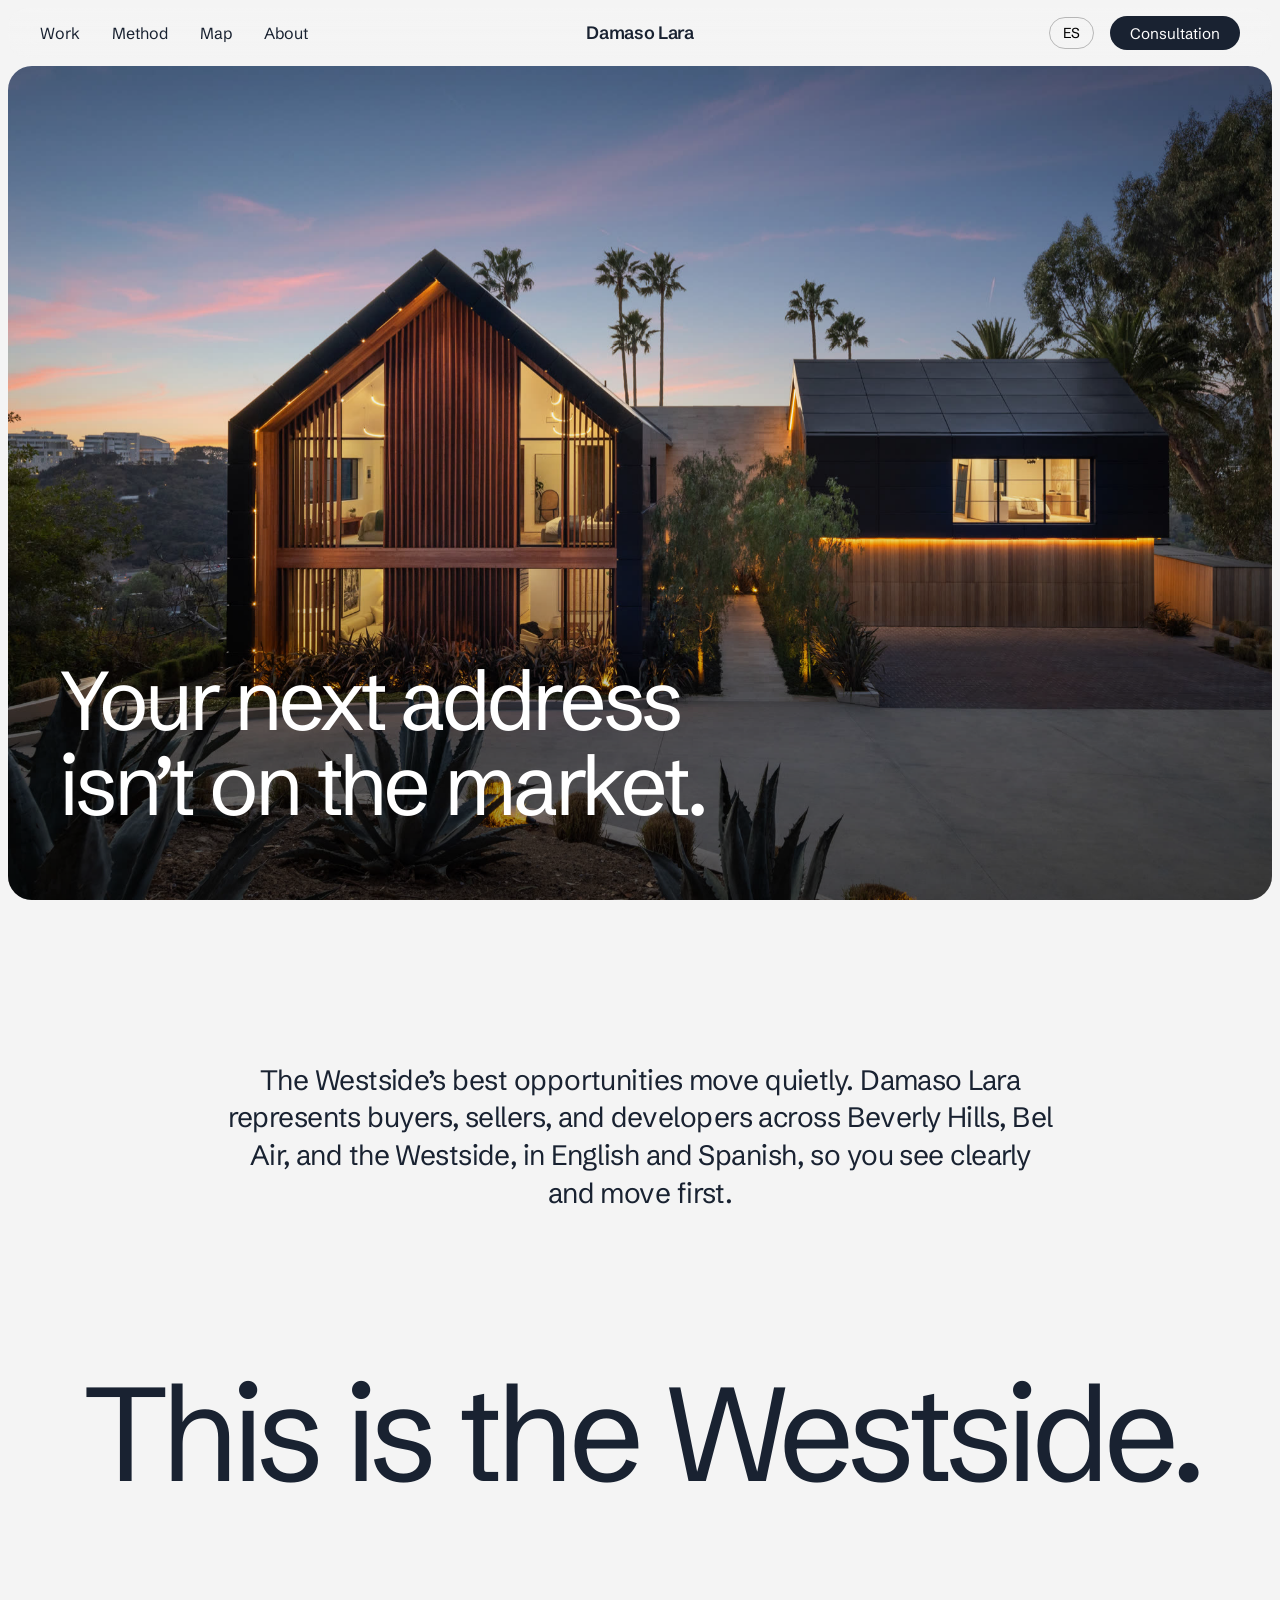
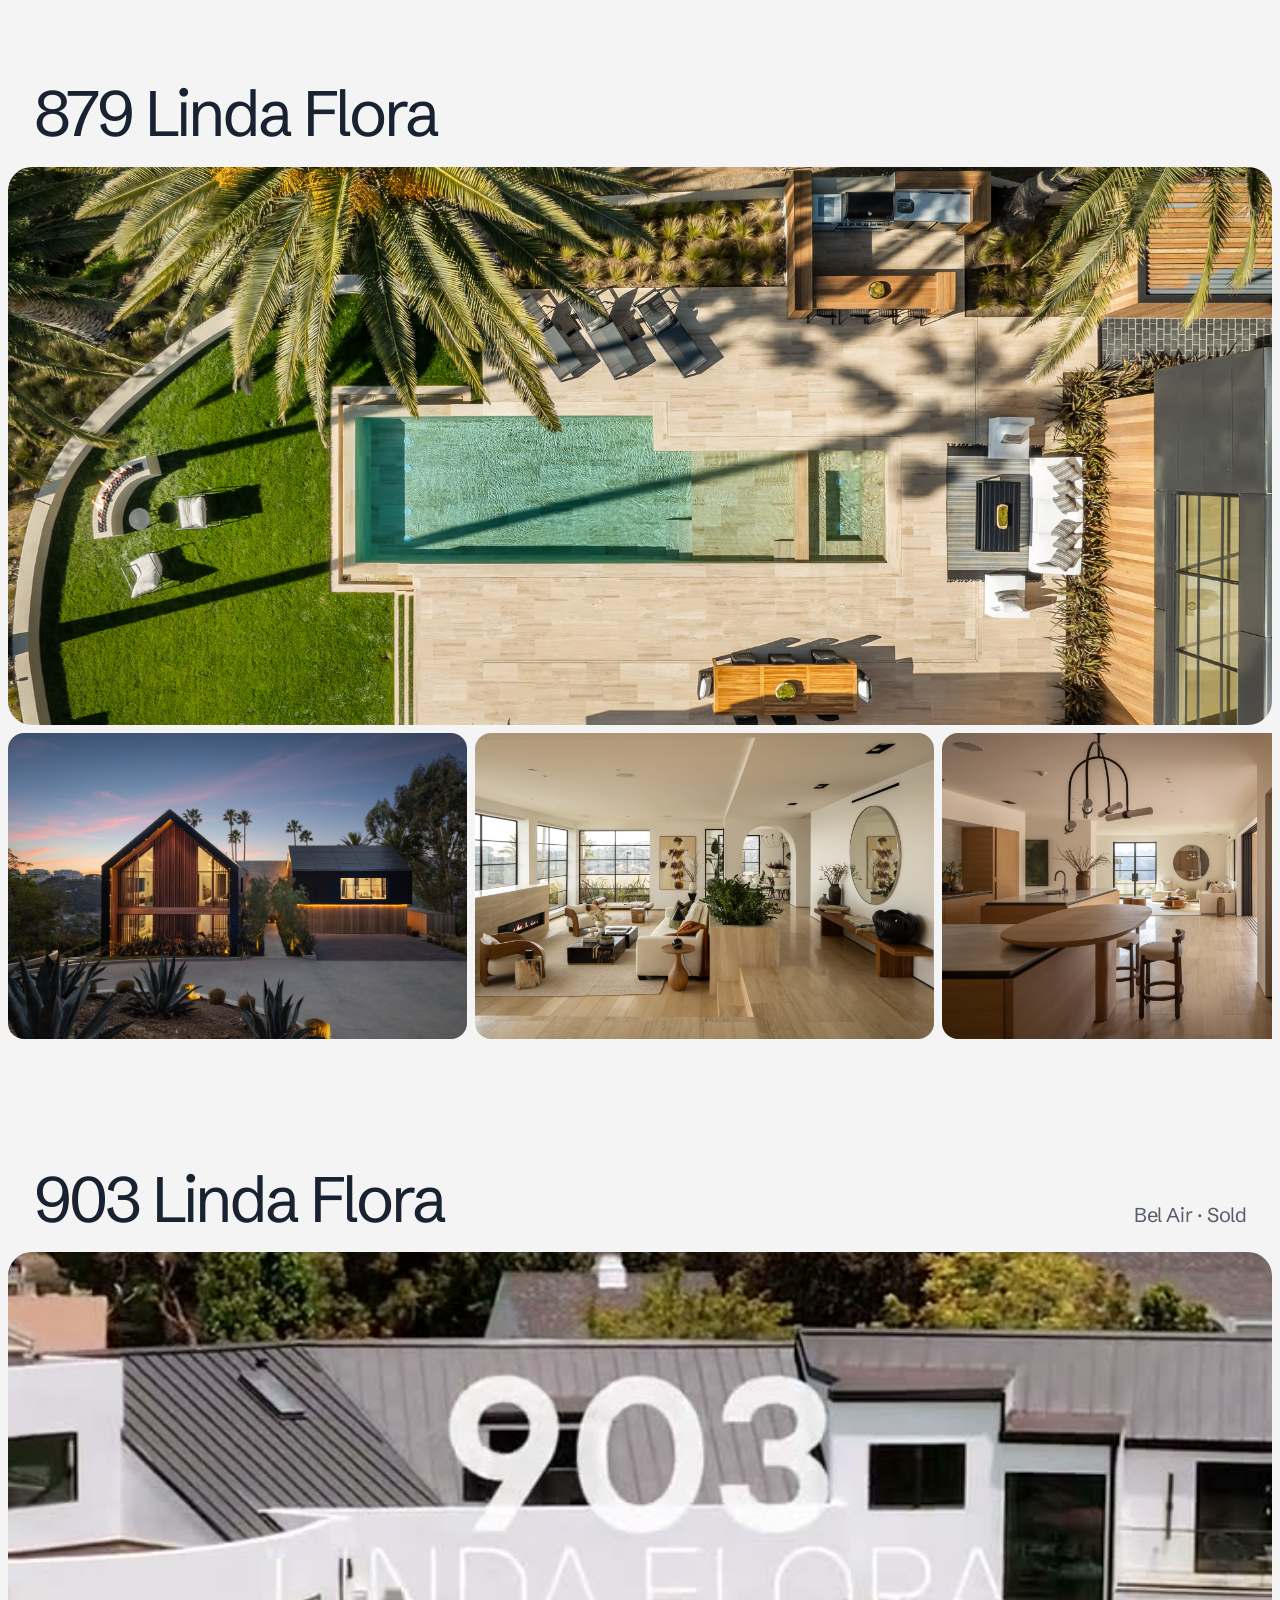
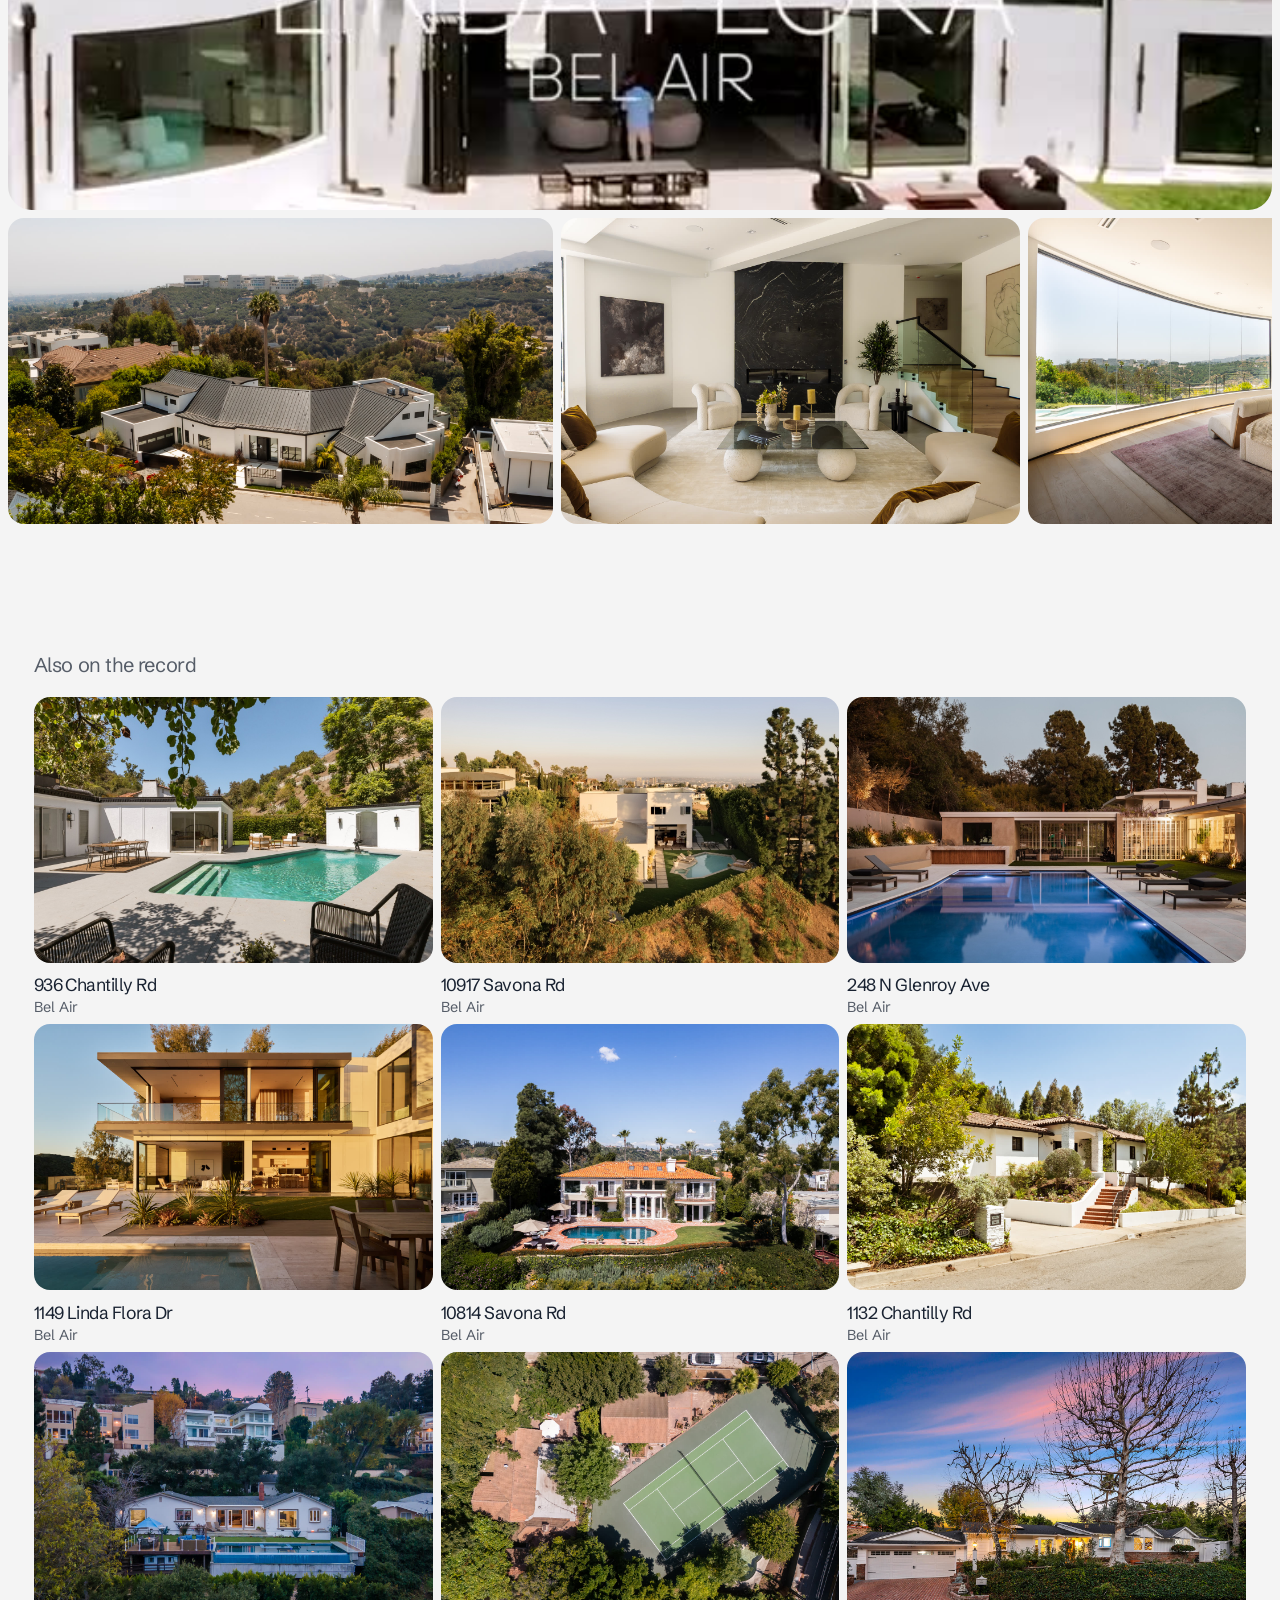
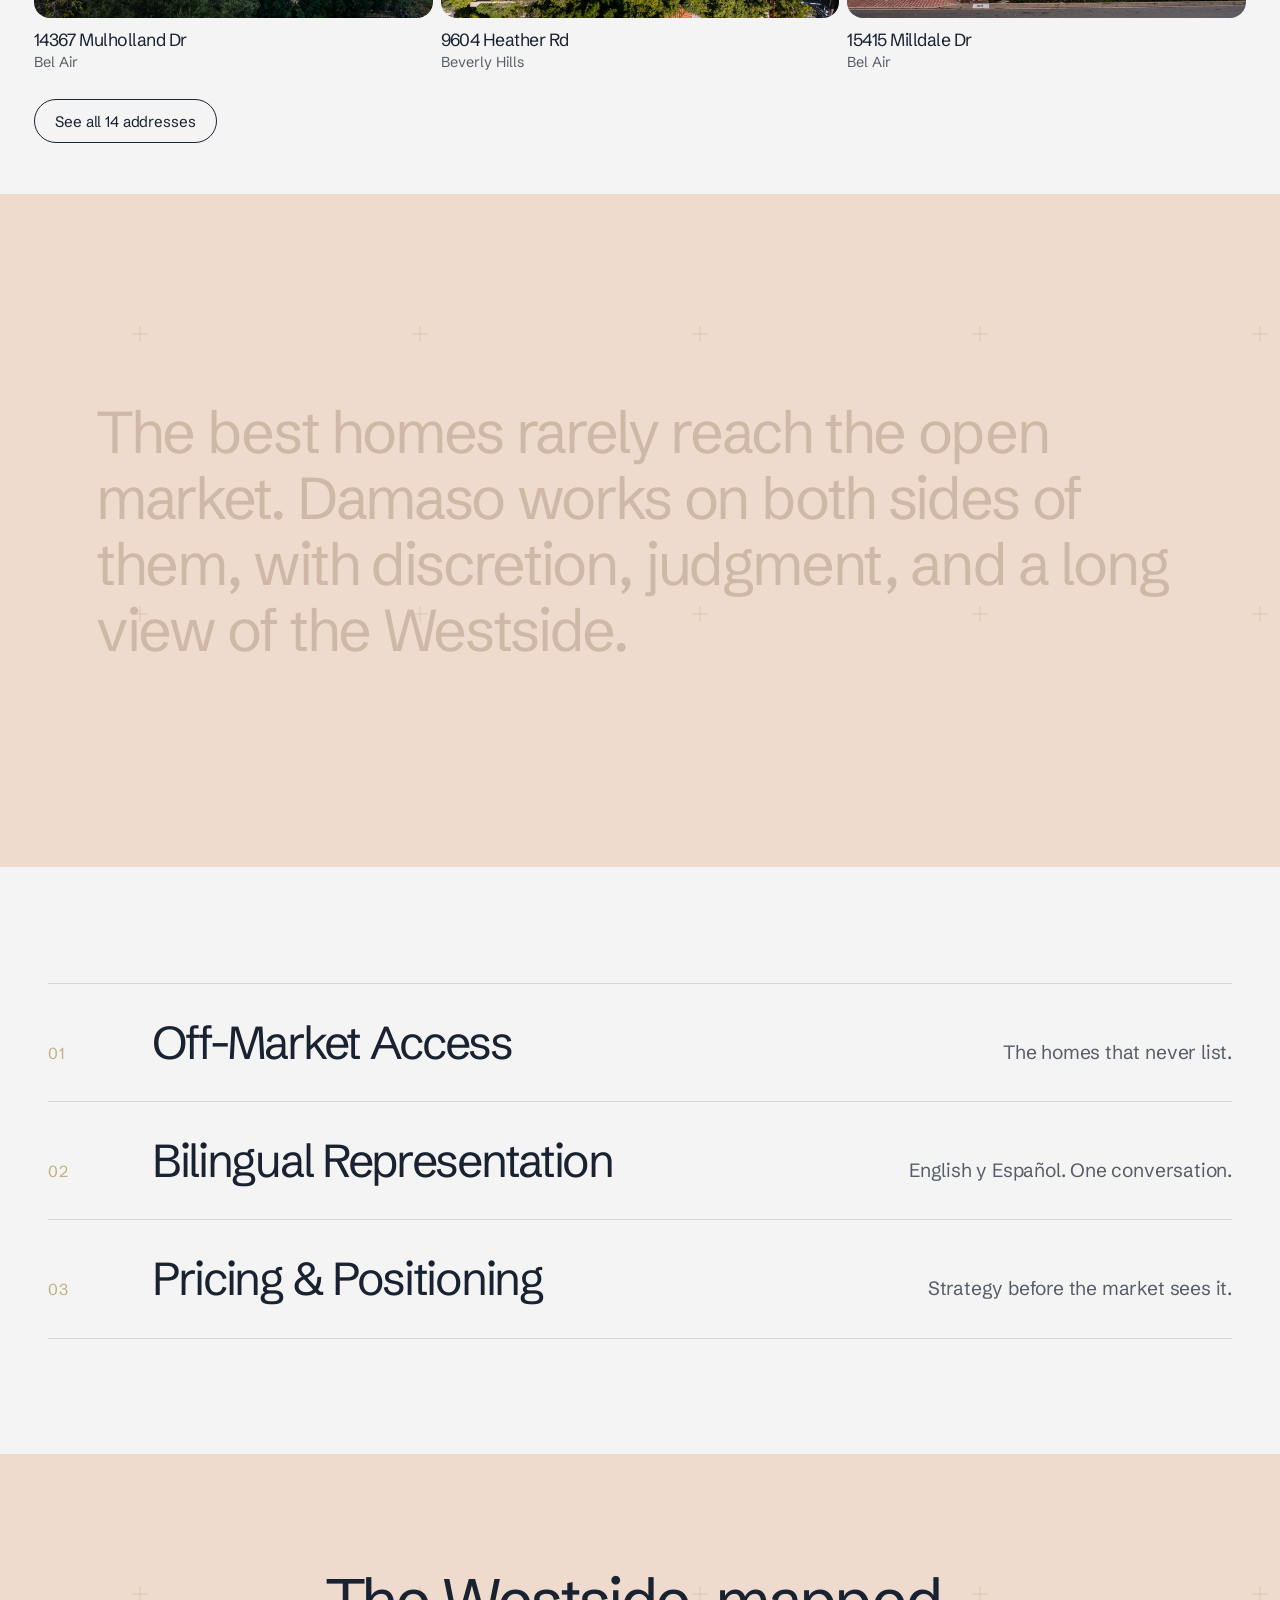
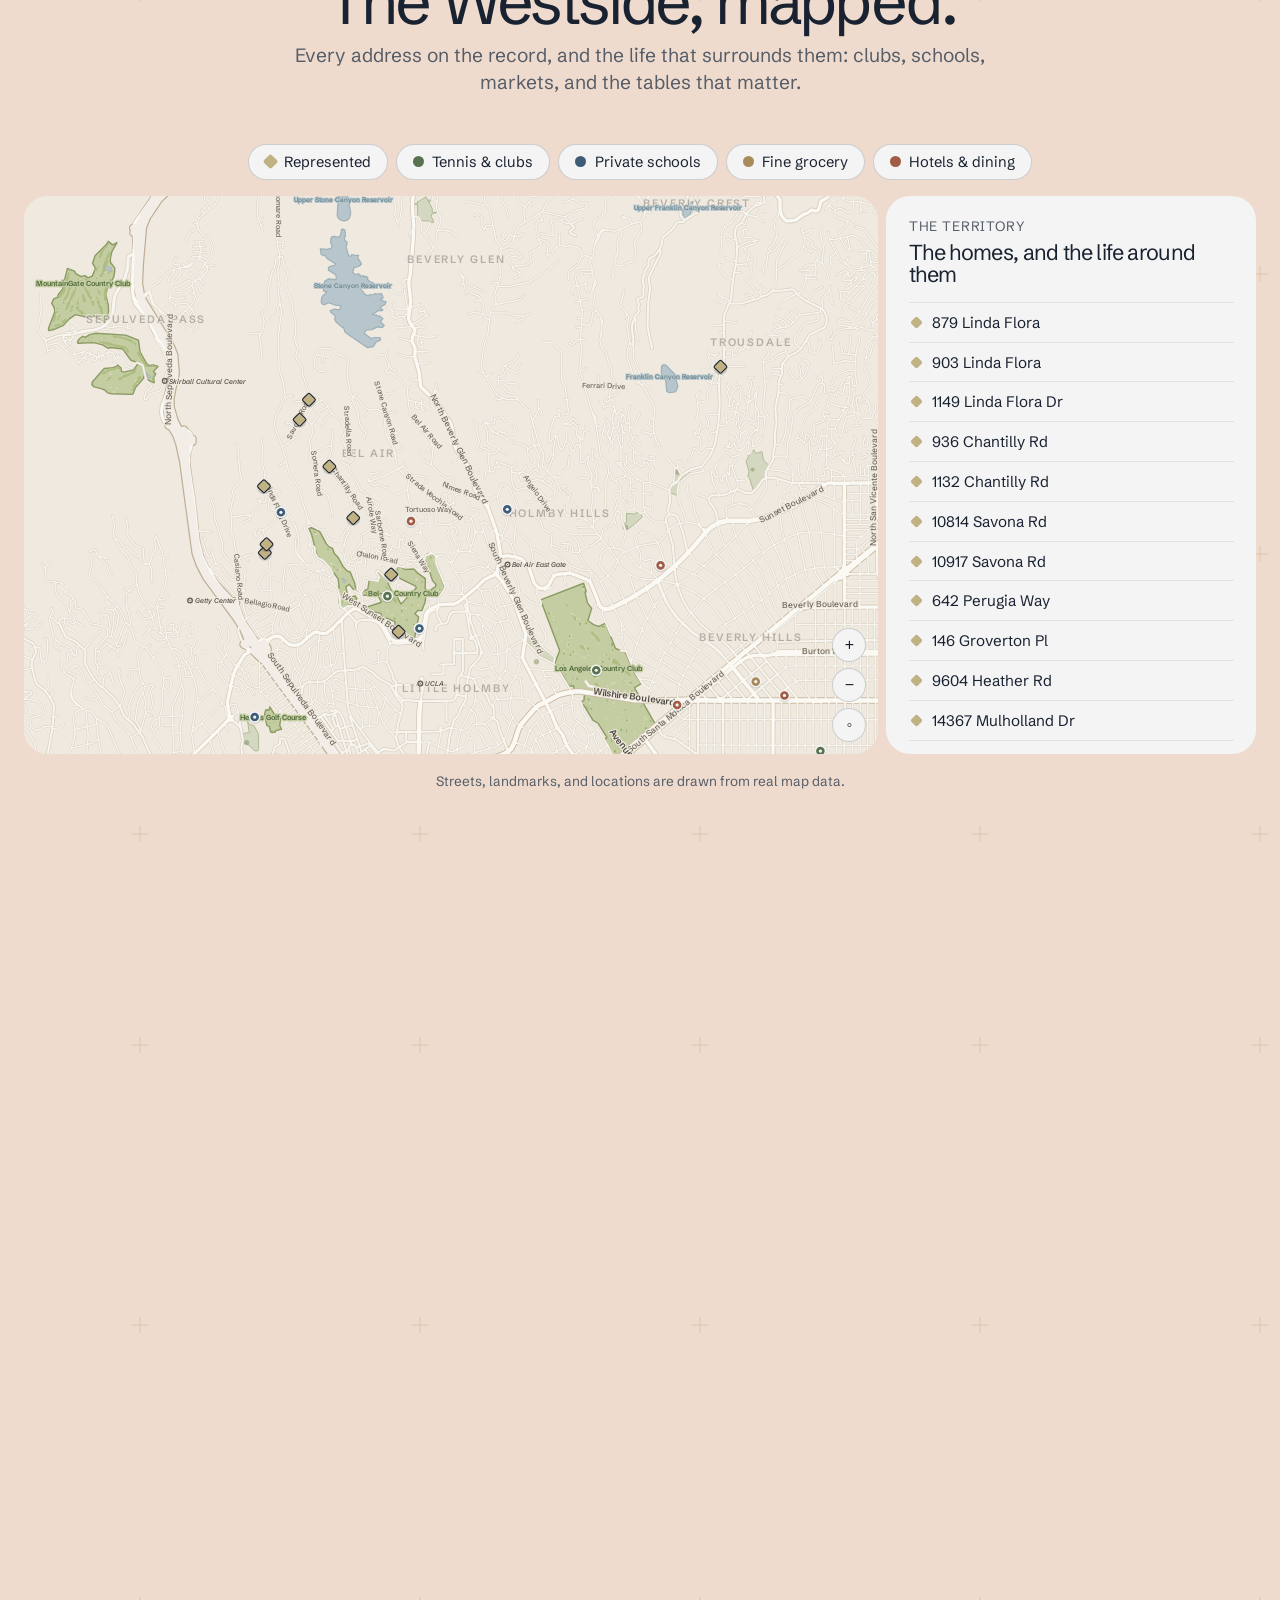
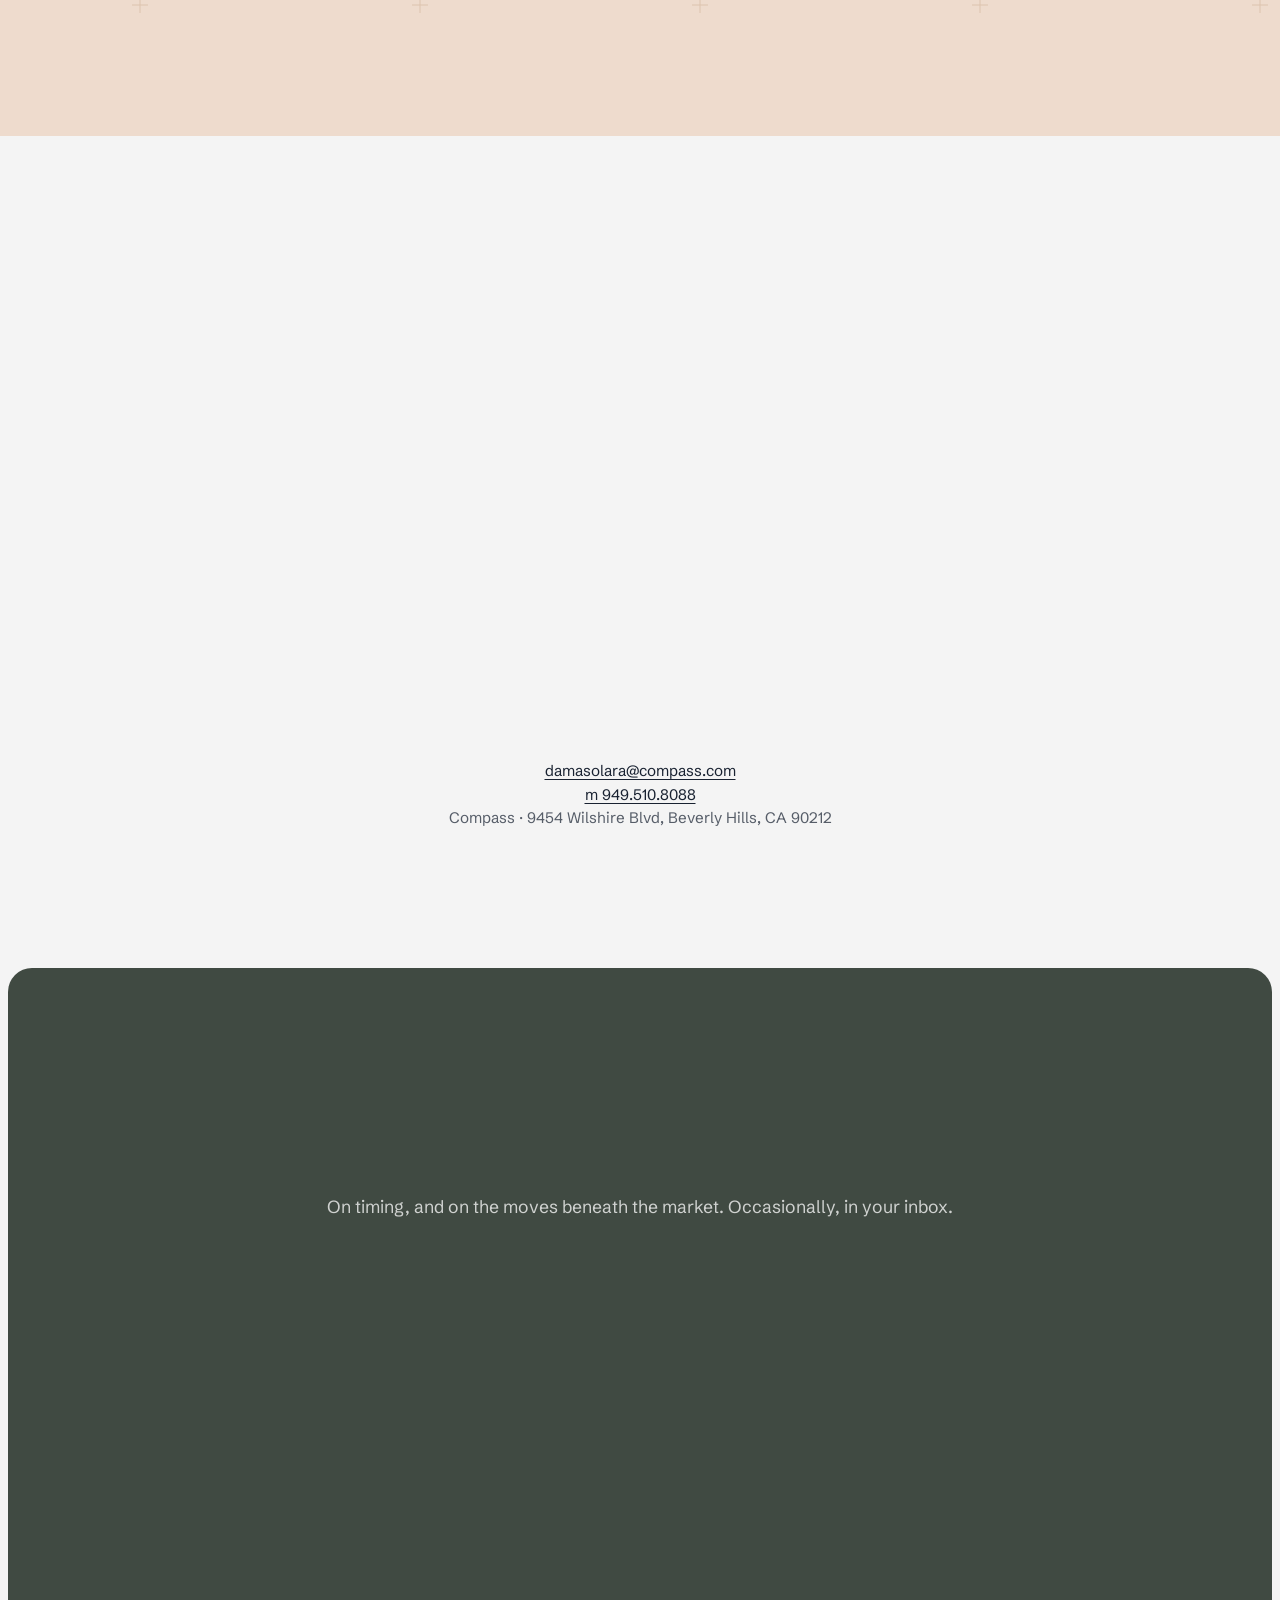
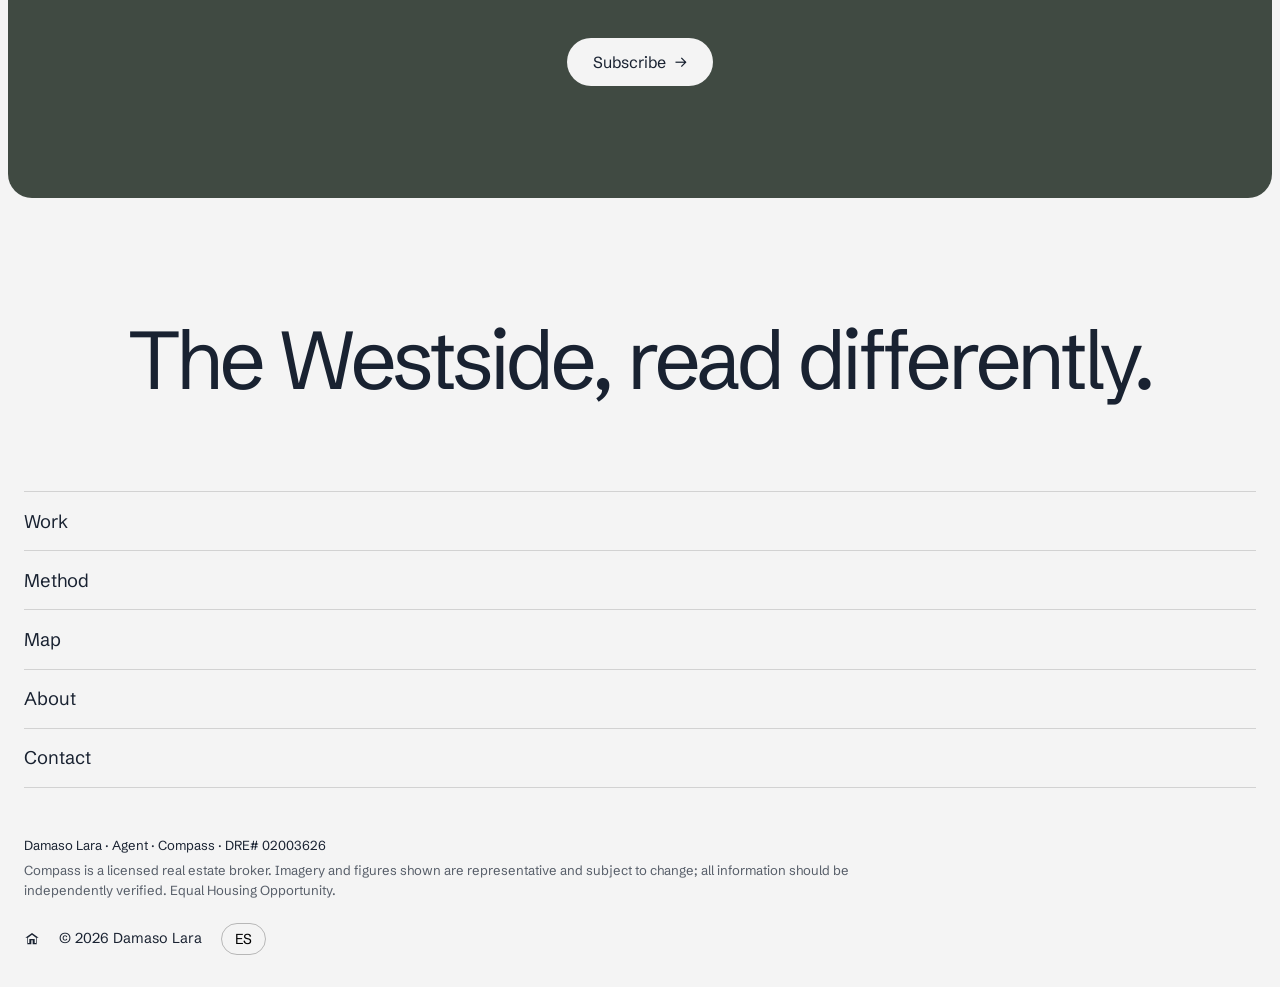
<file: index.html>
<!DOCTYPE html>
<html lang="en">
<head>
<meta charset="UTF-8">
<meta name="viewport" content="width=device-width, initial-scale=1.0">
<title>Damaso Lara | Beverly Hills, Bel Air & the Westside</title>
<meta name="description" content="Private representation for buyers, sellers, and developers across Beverly Hills, Bel Air, and the Westside, in English and Spanish.">
<meta name="referrer" content="strict-origin-when-cross-origin">
<meta name="theme-color" content="#192231">
<link rel="canonical" href="https://damasolara.com/">

<!-- Social sharing (Open Graph + Twitter) -->
<meta property="og:type" content="website">
<meta property="og:site_name" content="Damaso Lara">
<meta property="og:title" content="Damaso Lara | Beverly Hills, Bel Air & the Westside">
<meta property="og:description" content="Private representation for buyers, sellers, and developers across Beverly Hills, Bel Air, and the Westside, in English and Spanish.">
<meta property="og:url" content="https://damasolara.com/">
<meta property="og:image" content="https://damasolara.com/images/og-cover.jpg">
<meta property="og:image:width" content="1200">
<meta property="og:image:height" content="630">
<meta property="og:image:alt" content="A modern estate on Linda Flora Drive in Bel Air at dusk.">
<meta property="og:locale" content="en_US">
<meta property="og:locale:alternate" content="es_ES">
<meta name="twitter:card" content="summary_large_image">
<meta name="twitter:title" content="Damaso Lara | Beverly Hills, Bel Air & the Westside">
<meta name="twitter:description" content="Private representation for buyers, sellers, and developers across the Westside, in English and Spanish.">
<meta name="twitter:image" content="https://damasolara.com/images/og-cover.jpg">
<meta name="twitter:image:alt" content="A modern estate on Linda Flora Drive in Bel Air at dusk.">

<link rel="preconnect" href="https://fonts.googleapis.com">
<link rel="preconnect" href="https://fonts.gstatic.com" crossorigin>
<link href="https://fonts.googleapis.com/css2?family=Schibsted+Grotesk:ital,wght@0,400..900;1,400..900&display=swap" rel="stylesheet">
<link rel="stylesheet" href="css/style.css?v=20261021">
<link rel="icon" href="data:image/svg+xml,<svg xmlns='http://www.w3.org/2000/svg' viewBox='0 0 100 100'><text y='.9em' font-size='90'>◆</text></svg>">
</head>
<body>

<!-- Floating nav -->
<header class="nav" id="nav">
  <button class="nav__burger" id="burger" aria-label="Open menu" aria-expanded="false">
    <span></span><span></span>
  </button>
  <nav class="nav__links" aria-label="Primary">
    <a href="#work" data-en="Work" data-es="Obra">Work</a>
    <a href="#method" data-en="Method" data-es="Método">Method</a>
    <a href="#map" data-en="Map" data-es="Mapa">Map</a>
    <a href="#about" data-en="About" data-es="Perfil">About</a>
  </nav>
  <a class="nav__mark" href="#top" aria-label="Damaso Lara, home">Damaso&nbsp;Lara</a>
  <div class="nav__right">
    <button class="nav__lang" id="langToggle" aria-label="Cambiar idioma a Español">ES</button>
    <a class="btn btn--ink nav__cta" href="#contact" data-en="Consultation" data-es="Consulta">Consultation</a>
  </div>
</header>

<!-- Mobile menu -->
<div class="menu" id="menu" hidden>
  <nav aria-label="Mobile">
    <a href="#work" data-en="Work" data-es="Obra">Work</a>
    <a href="#method" data-en="Method" data-es="Método">Method</a>
    <a href="#map" data-en="Map" data-es="Mapa">Map</a>
    <a href="#about" data-en="About" data-es="Perfil">About</a>
    <a href="#contact" data-en="Contact" data-es="Contacto">Contact</a>
  </nav>
</div>

<main id="top">

  <!-- HERO -->
  <section class="hero" id="hero">
    <div class="hero__layer hero__layer--img" data-depth="1">
      <img class="hero__media" src="images/879-facade-twilight.jpg" alt="879 Linda Flora at dusk, a modern gabled estate in Bel Air framed by palms" fetchpriority="high">
    </div>
    <div class="hero__scrim" aria-hidden="true"></div>
    <div class="hero__inner hero__layer" data-depth="-0.35">
      <h1 class="hero__title">
        <span class="line"><span data-en="Your next address" data-es="Su próxima dirección">Your next address</span></span>
        <span class="line"><span data-en="isn&#8217;t on the market." data-es="no está en el mercado.">isn&#8217;t on the market.</span></span>
      </h1>
    </div>
  </section>

  <!-- INTRO -->
  <section class="intro">
    <p class="intro__text reveal" data-en="The Westside&#8217;s best opportunities move quietly. Damaso Lara represents buyers, sellers, and developers across Beverly Hills, Bel Air, and the Westside, in English and Spanish, so you see clearly and move first." data-es="Las mejores oportunidades del Westside se mueven en silencio. Damaso Lara representa a compradores, vendedores y desarrolladores en Beverly Hills, Bel Air y el Westside, en inglés y español, para que usted vea con claridad y llegue primero.">The Westside&#8217;s best opportunities move quietly. Damaso Lara represents buyers, sellers, and developers across Beverly Hills, Bel Air, and the Westside, in English and Spanish, so you see clearly and move first.</p>
  </section>

  <!-- GIANT STATEMENT -->
  <section class="statement" aria-label="This is the Westside">
    <h2 class="statement__giant reveal" data-en="This is the Westside." data-es="Este es el Westside.">This is the Westside.</h2>
  </section>

  <!-- WORK -->
  <section class="work" id="work">

    <!-- 879 Linda Flora -->
    <article class="property">
      <header class="property__head">
        <h3 class="property__name reveal">879 Linda Flora</h3>
        <p class="property__meta reveal">
          <span data-en="Bel Air · Sold" data-es="Bel Air · Vendida">Bel Air · Sold</span>
        </p>
      </header>
      <figure class="property__lead reveal" data-gallery="879" data-idx="0">
        <img src="images/879-aerial-pool.jpg" alt="Aerial view of 879 Linda Flora with pool, travertine terrace, and palms" loading="lazy">
      </figure>
      <div class="strip" data-drag>
        <figure data-gallery="879" data-idx="1"><img src="images/879-facade-twilight.jpg" alt="Twilight facade of 879 Linda Flora" loading="lazy"></figure>
        <figure data-gallery="879" data-idx="2"><img src="images/879-living.jpg" alt="Living room with arched openings" loading="lazy"></figure>
        <figure data-gallery="879" data-idx="3"><img src="images/879-kitchen.jpg" alt="Kitchen with arched window to the ocean" loading="lazy"></figure>
        <figure data-gallery="879" data-idx="4"><img src="images/879-bedroom-view.jpg" alt="Primary bedroom with fireplace and ocean view" loading="lazy"></figure>
        <figure data-gallery="879" data-idx="5"><img src="images/879-dining-twilight.jpg" alt="Outdoor dining at dusk under palms" loading="lazy"></figure>
        <figure data-gallery="879" data-idx="6"><img src="images/879-tennis-twilight.jpg" alt="Estate and tennis court at twilight" loading="lazy"></figure>
        <figure data-gallery="879" data-idx="7"><img src="images/879-pool-elevation.jpg" alt="Pool and rear elevation" loading="lazy"></figure>
        <figure data-gallery="879" data-idx="8"><img src="images/879-path-dusk.jpg" alt="Lit path to the residence at dusk" loading="lazy"></figure>
      </div>
    </article>

    <!-- 903 Linda Flora -->
    <article class="property">
      <header class="property__head">
        <h3 class="property__name reveal">903 Linda Flora</h3>
        <p class="property__meta reveal">
          <span data-en="Bel Air · Sold" data-es="Bel Air · Vendida">Bel Air · Sold</span>
        </p>
      </header>
      <figure class="property__lead property__lead--film reveal" data-gallery="903" data-idx="0">
        <video src="video/903-sold.mp4" poster="images/903-sold-poster.jpg" muted loop playsinline preload="none" aria-label="903 Linda Flora, sold, video tour"></video>
      </figure>
      <div class="strip" data-drag>
        <figure data-gallery="903" data-idx="0"><img src="images/903-drone.jpg" alt="Aerial view of 903 Linda Flora, a white contemporary estate with pool" loading="lazy"></figure>
        <figure data-gallery="903" data-idx="1"><img src="images/903-living.jpg" alt="Living room with black marble fireplace" loading="lazy"></figure>
        <figure data-gallery="903" data-idx="2"><img src="images/903-bedroom.jpg" alt="Bedroom with curved panoramic window" loading="lazy"></figure>
        <figure data-gallery="903" data-idx="3"><img src="images/903-tub.jpg" alt="Freestanding tub with canyon view" loading="lazy"></figure>
        <figure data-gallery="903" data-idx="4"><img src="images/903-kitchen.jpg" alt="Kitchen with double island" loading="lazy"></figure>
        <figure data-gallery="903" data-idx="5"><img src="images/903-pool.jpg" alt="Pool overlooking the hills" loading="lazy"></figure>
        <figure data-gallery="903" data-idx="6"><img src="images/903-drone-2.jpg" alt="Aerial view over the estate toward the Westside" loading="lazy"></figure>
      </div>
    </article>

    <!-- Portfolio: every address on the record -->
    <div class="folio">
      <p class="folio__head reveal" data-en="Also on the record" data-es="También en el registro">Also on the record</p>
      <div class="folio__grid">
        <a class="folio__card reveal" href="#map" data-gallery="936-chantilly" data-idx="0"><figure><img src="images/936-chantilly.jpg" alt="936 Chantilly Road, pool and pavilion under the canyon" loading="lazy"></figure><h4>936 Chantilly Rd</h4><p><span data-en="Bel Air" data-es="Bel Air">Bel Air</span></p></a>
        <a class="folio__card reveal" href="#map" data-gallery="10917-savona" data-idx="0"><figure><img src="images/10917-savona.jpg" alt="10917 Savona Road at sunset, above the city" loading="lazy"></figure><h4>10917 Savona Rd</h4><p><span data-en="Bel Air" data-es="Bel Air">Bel Air</span></p></a>
        <a class="folio__card reveal" href="#map" data-gallery="248-glenroy" data-idx="0"><figure><img src="images/248-glenroy.jpg" alt="248 North Glenroy Avenue, pool and pavilion at twilight" loading="lazy"></figure><h4>248 N Glenroy Ave</h4><p><span data-en="Bel Air" data-es="Bel Air">Bel Air</span></p></a>
        <a class="folio__card reveal" href="#map" data-gallery="1149-lindaflora" data-idx="0"><figure><img src="images/1149-lindaflora.jpg" alt="1149 Linda Flora Drive at twilight" loading="lazy"></figure><h4>1149 Linda Flora Dr</h4><p><span data-en="Bel Air" data-es="Bel Air">Bel Air</span></p></a>
        <a class="folio__card reveal" href="#map" data-gallery="10814-savona" data-idx="0"><figure><img src="images/10814-savona.jpg" alt="10814 Savona Road, a Mediterranean estate with pool" loading="lazy"></figure><h4>10814 Savona Rd</h4><p><span data-en="Bel Air" data-es="Bel Air">Bel Air</span></p></a>
        <a class="folio__card reveal" href="#map" data-gallery="1132-chantilly" data-idx="0"><figure><img src="images/1132-chantilly.jpg" alt="1132 Chantilly Road, Spanish revival exterior" loading="lazy"></figure><h4>1132 Chantilly Rd</h4><p><span data-en="Bel Air" data-es="Bel Air">Bel Air</span></p></a>
        <a class="folio__card reveal" href="#map" data-gallery="14367-mulholland" data-idx="0"><figure><img src="images/14367-mulholland.jpg" alt="14367 Mulholland Drive, a ranch house with pool and canyon views" loading="lazy"></figure><h4>14367 Mulholland Dr</h4><p><span data-en="Bel Air" data-es="Bel Air">Bel Air</span></p></a>
        <a class="folio__card reveal" href="#map" data-gallery="9604-heather" data-idx="0"><figure><img src="images/9604-heather.jpg" alt="9604 Heather Road, aerial with tennis court" loading="lazy"></figure><h4>9604 Heather Rd</h4><p><span data-en="Beverly Hills" data-es="Beverly Hills">Beverly Hills</span></p></a>
        <a class="folio__card reveal" href="#map" data-gallery="15415-milldale" data-idx="0"><figure><img src="images/15415-milldale.jpg" alt="15415 Milldale Drive at twilight" loading="lazy"></figure><h4>15415 Milldale Dr</h4><p><span data-en="Bel Air" data-es="Bel Air">Bel Air</span></p></a>
      </div>
      <details class="folio__all">
        <summary><span class="folio__more" data-en="See all 14 addresses" data-es="Ver las 14 direcciones">See all 14 addresses</span><span class="folio__less" data-en="Show less" data-es="Ver menos">Show less</span></summary>
        <ul class="folio__list">
          <li><a href="#map" data-gallery="879" data-idx="0"><span class="folio__addr">879 Linda Flora</span><span class="folio__meta" data-en="Bel Air · Sold" data-es="Bel Air · Vendida">Bel Air · Sold</span></a></li>
          <li><a href="#map" data-gallery="903" data-idx="0"><span class="folio__addr">903 Linda Flora</span><span class="folio__meta" data-en="Bel Air · Sold" data-es="Bel Air · Vendida">Bel Air · Sold</span></a></li>
          <li><a href="#map" data-gallery="936-chantilly" data-idx="0"><span class="folio__addr">936 Chantilly Rd</span><span class="folio__meta" data-en="Bel Air · Represented" data-es="Bel Air · Representada">Bel Air · Represented</span></a></li>
          <li><a href="#map" data-gallery="10917-savona" data-idx="0"><span class="folio__addr">10917 Savona Rd</span><span class="folio__meta" data-en="Bel Air · Represented" data-es="Bel Air · Representada">Bel Air · Represented</span></a></li>
          <li><a href="#map" data-gallery="248-glenroy" data-idx="0"><span class="folio__addr">248 N Glenroy Ave</span><span class="folio__meta" data-en="Bel Air · Represented" data-es="Bel Air · Representada">Bel Air · Represented</span></a></li>
          <li><a href="#map" data-gallery="1149-lindaflora" data-idx="0"><span class="folio__addr">1149 Linda Flora Dr</span><span class="folio__meta" data-en="Bel Air · Represented" data-es="Bel Air · Representada">Bel Air · Represented</span></a></li>
          <li><a href="#map" data-gallery="10814-savona" data-idx="0"><span class="folio__addr">10814 Savona Rd</span><span class="folio__meta" data-en="Bel Air · Represented" data-es="Bel Air · Representada">Bel Air · Represented</span></a></li>
          <li><a href="#map" data-gallery="1132-chantilly" data-idx="0"><span class="folio__addr">1132 Chantilly Rd</span><span class="folio__meta" data-en="Bel Air · Represented" data-es="Bel Air · Representada">Bel Air · Represented</span></a></li>
          <li><a href="#map" data-gallery="14367-mulholland" data-idx="0"><span class="folio__addr">14367 Mulholland Dr</span><span class="folio__meta" data-en="Bel Air · Represented" data-es="Bel Air · Representada">Bel Air · Represented</span></a></li>
          <li><a href="#map" data-gallery="15415-milldale" data-idx="0"><span class="folio__addr">15415 Milldale Dr</span><span class="folio__meta" data-en="Bel Air · Represented" data-es="Bel Air · Representada">Bel Air · Represented</span></a></li>
          <li><span class="folio__row"><span class="folio__addr">642 Perugia Way</span><span class="folio__meta" data-en="Bel Air · Represented" data-es="Bel Air · Representada">Bel Air · Represented</span></span></li>
          <li><a href="#map" data-gallery="146-groverton" data-idx="0"><span class="folio__addr">146 Groverton Pl</span><span class="folio__meta" data-en="Bel Air · Development" data-es="Bel Air · Desarrollo">Bel Air · Development</span></a></li>
          <li><a href="#map" data-gallery="9604-heather" data-idx="0"><span class="folio__addr">9604 Heather Rd</span><span class="folio__meta" data-en="Beverly Hills · Represented" data-es="Beverly Hills · Representada">Beverly Hills · Represented</span></a></li>
          <li><a href="#map" data-gallery="6020-lido" data-idx="0"><span class="folio__addr">6020 Lido Ln</span><span class="folio__meta" data-en="Long Beach · Represented" data-es="Long Beach · Representada">Long Beach · Represented</span></a></li>
        </ul>
      </details>
    </div>
  </section>

  <!-- MANIFESTO -->
  <section class="manifesto">
    <p class="manifesto__text" id="manifesto" data-en="The best homes rarely reach the open market. Damaso works on both sides of them, with discretion, judgment, and a long view of the Westside." data-es="Las mejores casas rara vez llegan al mercado abierto. Damaso trabaja en ambos lados de ellas, con discreción, criterio y una visión a largo plazo del Westside.">The best homes rarely reach the open market. Damaso works on both sides of them, with discretion, judgment, and a long view of the Westside.</p>
  </section>

  <!-- METHOD -->
  <section class="method" id="method">
    <div class="method__rows">
      <article class="mrow reveal">
        <span class="mrow__n">01</span>
        <h3 data-en="Off-Market Access" data-es="Acceso fuera de mercado">Off-Market Access</h3>
        <p data-en="The homes that never list." data-es="Las casas que nunca se publican.">The homes that never list.</p>
      </article>
      <article class="mrow reveal">
        <span class="mrow__n">02</span>
        <h3 data-en="Bilingual Representation" data-es="Representación bilingüe">Bilingual Representation</h3>
        <p data-en="English y Español. One conversation." data-es="English y Español. Una sola conversación.">English y Español. One conversation.</p>
      </article>
      <article class="mrow reveal">
        <span class="mrow__n">03</span>
        <h3 data-en="Pricing &amp; Positioning" data-es="Precio y posicionamiento">Pricing &amp; Positioning</h3>
        <p data-en="Strategy before the market sees it." data-es="Estrategia antes de que el mercado lo vea.">Strategy before the market sees it.</p>
      </article>
    </div>
  </section>

  <!-- MAP: the Westside, mapped -->
  <section class="wsmap" id="map">
    <div class="wsmap__head">
      <h2 class="reveal" data-en="The Westside, mapped." data-es="El Westside, en mapa.">The Westside, mapped.</h2>
      <p class="wsmap__sub reveal" data-en="Every address on the record, and the life that surrounds them: clubs, schools, markets, and the tables that matter." data-es="Cada dirección del registro y la vida que las rodea: clubes, colegios, mercados y las mesas que importan.">Every address on the record, and the life that surrounds them: clubs, schools, markets, and the tables that matter.</p>
    </div>
    <div class="wsmap__filters" id="wsfilters"></div>
    <div class="wsmap__body reveal">
      <div class="wsmap__stage">
        <svg id="wsmap" aria-label="Illustrated map of Bel Air, Beverly Hills, and the Westside"></svg>
        <div class="wsmap__zoom">
          <button id="wszin" aria-label="Zoom in">+</button>
          <button id="wszout" aria-label="Zoom out">−</button>
          <button id="wszreset" aria-label="Reset view">◦</button>
        </div>
      </div>
      <aside class="wsmap__panel" id="wspanel" aria-live="polite"></aside>
    </div>
    <p class="wsmap__note" data-en="Streets, landmarks, and locations are drawn from real map data." data-es="Las calles, los lugares y las ubicaciones provienen de datos cartográficos reales.">Streets, landmarks, and locations are drawn from real map data.</p>
  </section>

  <!-- ABOUT -->
  <section class="about" id="about">
    <div class="about__grid">
      <figure class="about__photo reveal">
        <img src="images/damaso-portrait.jpg" alt="Damaso Lara, portrait" loading="lazy">
      </figure>
      <div class="about__body">
        <h2 class="reveal">Damaso Lara</h2>
        <p class="about__bio reveal" data-en="Born in Zacatecas, raised in Los Angeles. Damaso represents buyers, sellers, and developers across Bel Air, Beverly Hills, and the Westside, in English and Spanish." data-es="Nacido en Zacatecas, criado en Los Ángeles. Damaso representa a compradores, vendedores y desarrolladores en Bel Air, Beverly Hills y el Westside, en inglés y español.">Born in Zacatecas, raised in Los Angeles. Damaso represents buyers, sellers, and developers across Bel Air, Beverly Hills, and the Westside, in English and Spanish.</p>
        <blockquote class="about__quote reveal" data-en="“The best opportunities are not always obvious. My work is to help clients see clearly and protect their position.”" data-es="“Las mejores oportunidades no siempre son obvias. Mi trabajo es ayudar a los clientes a ver con claridad y proteger su posición.”">“The best opportunities are not always obvious. My work is to help clients see clearly and protect their position.”</blockquote>
        <dl class="about__facts">
          <div class="reveal"><dt data-en="Focus" data-es="Enfoque">Focus</dt><dd>Bel Air · Beverly Hills · Westside</dd></div>
          <div class="reveal"><dt data-en="Languages" data-es="Idiomas">Languages</dt><dd>English · Español</dd></div>
          <div class="reveal"><dt data-en="Represents" data-es="Representa">Represents</dt><dd data-en="Buyers · Sellers · Developers · Tennis Lovers" data-es="Compradores · Vendedores · Desarrolladores · Amantes del Tenis">Buyers · Sellers · Developers · Tennis Lovers</dd></div>
          <div class="reveal"><dt data-en="Recognitions" data-es="Reconocimientos">Recognitions</dt><dd data-en="Awarded #13 agent in CA by NAHREP" data-es="Reconocido como agente #13 en CA por NAHREP">Awarded #13 agent in CA by NAHREP</dd></div>
        </dl>
      </div>
    </div>
  </section>

  <!-- CONTACT -->
  <section class="contact" id="contact">
    <div class="contact__inner">
      <h2 class="contact__title reveal" data-en="Start the conversation." data-es="Empecemos la conversación.">Start the conversation.</h2>
      <p class="contact__sub reveal" data-en="For a private conversation about off-market listings, buying, or selling on the Westside." data-es="Para una conversación privada sobre listados fuera de mercado, comprar o vender en el Westside.">For a private conversation about off-market listings, buying, or selling on the Westside.</p>
      <form class="form reveal" action="https://formspree.io/f/mbdnjejo" method="POST">
        <input type="text" name="_gotcha" tabindex="-1" autocomplete="off" aria-hidden="true" style="position:absolute;left:-9999px;width:1px;height:1px;overflow:hidden">
        <div class="form__row">
          <input type="text" name="name" required placeholder="Name" data-ph-en="Name" data-ph-es="Nombre" aria-label="Name">
          <input type="email" name="email" required placeholder="name@email.com" aria-label="Email">
        </div>
        <textarea name="message" rows="4" required placeholder="What are you considering?" data-ph-en="What are you considering?" data-ph-es="¿Qué está considerando?" aria-label="Message"></textarea>
        <button class="btn btn--ink btn--lg" type="submit">
          <span data-en="Send" data-es="Enviar">Send</span>
          <span class="btn__arrow" aria-hidden="true">→</span>
        </button>
      </form>
      <p class="contact__alt">
        <a href="mailto:damasolara@compass.com">damasolara@compass.com</a>
        <a href="tel:+19495108088">m 949.510.8088</a>
        <span>Compass · 9454 Wilshire Blvd, Beverly Hills, CA 90212</span>
      </p>
    </div>
  </section>

  <!-- NEWSLETTER -->
  <section class="news">
    <div class="news__inner">
      <h2 class="reveal" data-en="Notes on the Westside." data-es="Notas sobre el Westside.">Notes on the Westside.</h2>
      <p class="reveal" data-en="On timing, and on the moves beneath the market. Occasionally, in your inbox." data-es="Sobre el timing y los movimientos debajo del mercado. Ocasionalmente, en su correo.">On timing, and on the moves beneath the market. Occasionally, in your inbox.</p>
      <!-- Latest Substack posts, newest first. When Damaso publishes a new one, update the top card's href/title/date and shift the others down. -->
      <div class="news__cards">
        <a class="newscard reveal" href="https://damasolara.substack.com/p/what-can-you-get-under-three-million" target="_blank" rel="noopener">
          <figure class="newscard__img"><img src="images/news-under-three-million.jpg" alt="A pool and garden in the hills of Bel Air" loading="lazy"></figure>
          <span class="newscard__n" data-en="November 24, 2026" data-es="24 de noviembre de 2026">November 24, 2026</span>
          <h3>What Can You Get Under Three Million?</h3>
          <span class="newscard__go" data-en="Read on Substack →" data-es="Leer en Substack →">Read on Substack →</span>
        </a>
        <a class="newscard reveal" href="https://damasolara.substack.com/p/who-lives-here" target="_blank" rel="noopener">
          <figure class="newscard__img"><img src="images/news-who-lives-here.jpg" alt="A private driveway in Bel Air" loading="lazy"></figure>
          <span class="newscard__n" data-en="October 14, 2026" data-es="14 de octubre de 2026">October 14, 2026</span>
          <h3>Who Lives Here?</h3>
          <span class="newscard__go" data-en="Read on Substack →" data-es="Leer en Substack →">Read on Substack →</span>
        </a>
        <a class="newscard reveal" href="https://damasolara.substack.com/p/villa-savona" target="_blank" rel="noopener">
          <figure class="newscard__img"><img src="images/news-villa-savona.jpg" alt="Villa Savona, a Mediterranean estate in Bel Air" loading="lazy"></figure>
          <span class="newscard__n" data-en="August 23, 2026" data-es="23 de agosto de 2026">August 23, 2026</span>
          <h3>Villa Savona</h3>
          <span class="newscard__go" data-en="Read on Substack →" data-es="Leer en Substack →">Read on Substack →</span>
        </a>
      </div>
      <a class="btn btn--paper btn--lg" href="https://damasolara.substack.com/subscribe" target="_blank" rel="noopener">
        <span data-en="Subscribe" data-es="Suscribirse">Subscribe</span>
        <span class="btn__arrow" aria-hidden="true">→</span>
      </a>
    </div>
  </section>

</main>

<!-- FOOTER -->
<footer class="foot">
  <h2 class="foot__giant reveal" data-en="The Westside, read differently." data-es="El Westside, leído de otra manera.">The Westside, read differently.</h2>
  <nav class="foot__rows" aria-label="Footer">
    <a href="#work" data-en="Work" data-es="Obra">Work</a>
    <a href="#method" data-en="Method" data-es="Método">Method</a>
    <a href="#map" data-en="Map" data-es="Mapa">Map</a>
    <a href="#about" data-en="About" data-es="Perfil">About</a>
    <a href="#contact" data-en="Contact" data-es="Contacto">Contact</a>
  </nav>
  <div class="foot__legal">
    <p class="foot__id">Damaso Lara · Agent · Compass · DRE# 02003626</p>
    <p data-en="Compass is a licensed real estate broker. Imagery and figures shown are representative and subject to change; all information should be independently verified. Equal Housing Opportunity." data-es="Compass es un corredor de bienes raíces con licencia. Las imágenes y cifras mostradas son representativas y están sujetas a cambios; toda la información debe verificarse de forma independiente. Igualdad de Oportunidad en la Vivienda.">Compass is a licensed real estate broker. Imagery and figures shown are representative and subject to change; all information should be independently verified. Equal Housing Opportunity.</p>
    <p class="foot__meta">
      <span class="eho" aria-label="Equal Housing Opportunity" title="Equal Housing Opportunity">
        <svg width="16" height="16" viewBox="0 0 24 24" fill="currentColor" aria-hidden="true"><path d="M12 3 2 10h3v10h6v-6h2v6h6V10h3L12 3zm0 2.5L18 10v8h-2v-6H8v6H6v-8l6-4.5z"/></svg>
      </span>
      <span>© <span id="yr">2026</span> Damaso Lara</span>
      <button class="foot__lang" id="langToggleFoot">ES</button>
    </p>
  </div>
</footer>

<div class="lb" id="lb" aria-hidden="true" role="dialog" aria-modal="true" aria-label="Photo viewer">
  <figure class="lb__stage">
    <img id="lbImg" alt="">
  </figure>
  <div class="lb__bar">
    <span id="lbTitle"></span>
    <span id="lbCount"></span>
  </div>
  <button class="lb__btn lb__close" id="lbClose" aria-label="Close">✕</button>
  <button class="lb__btn lb__prev" id="lbPrev" aria-label="Previous">←</button>
  <button class="lb__btn lb__next" id="lbNext" aria-label="Next">→</button>
</div>

<script src="js/main.js?v=20261021"></script>
<script src="js/mapdata.js" defer></script>
<script src="js/map.js" defer></script>
</body>
</html>
</file>
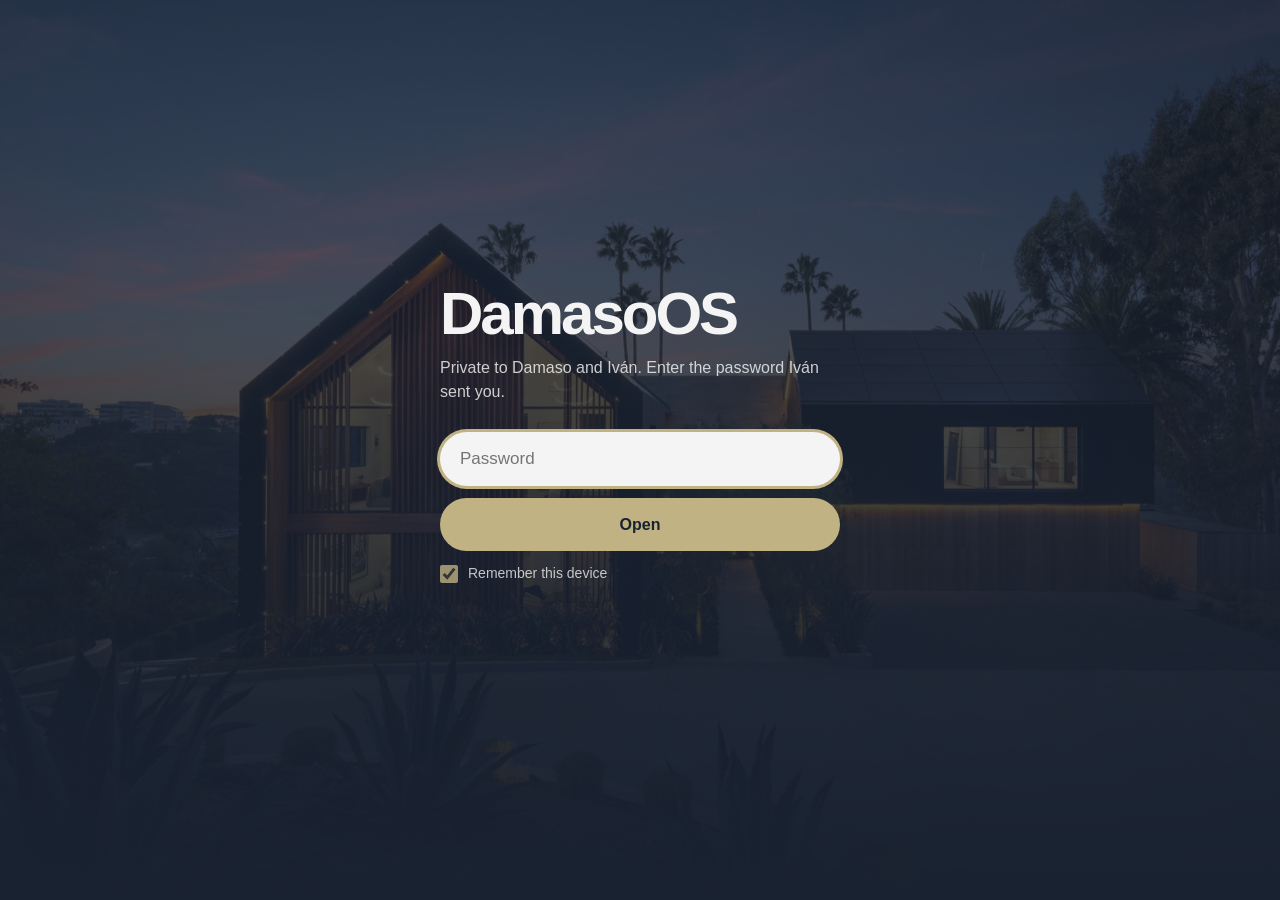
<file: brandscript/index.html>
<!doctype html>
<html lang="en">
<head>
<meta charset="utf-8">
<meta name="viewport" content="width=device-width, initial-scale=1, viewport-fit=cover">
<meta name="robots" content="noindex, nofollow, noarchive, nosnippet, noimageindex, notranslate, noai, noimageai">
<meta name="color-scheme" content="only light">
<meta name="theme-color" content="#192231">
<meta name="format-detection" content="telephone=no, date=no, address=no, email=no">
<title>Damaso Lara</title>
<meta name="description" content="Private.">
<meta property="og:type" content="website">
<meta property="og:title" content="Damaso Lara · Brandscript">
<meta property="og:description" content="Private. Password required.">
<meta property="og:image" content="https://damasolara.com/brandscript/og-brandscript-a.jpg">
<meta property="og:image:width" content="1200">
<meta property="og:image:height" content="630">
<meta name="twitter:card" content="summary_large_image">
<link rel="preconnect" href="https://fonts.googleapis.com">
<link rel="preconnect" href="https://fonts.gstatic.com" crossorigin>
<link href="https://fonts.googleapis.com/css2?family=Schibsted+Grotesk:ital,wght@0,400..800;1,400..600&display=swap" rel="stylesheet">
<style>
/* Damaso's own palette, from damasolara.com: paper, blush, navy ink, antique gold, olive. */
:root {
  --paper: #F4F4F4;
  --paper-2: #ECEAE6;
  --blush: #EEDBCD;
  --ink: #192231;
  --ink-2: #2A3445;
  --olive: #404A42;
  --gold: #C0B283;
  --grey: #5C636E;
  --line: rgba(25, 34, 49, 0.14);
  --line-light: rgba(244, 244, 244, 0.22);
  --ease: cubic-bezier(0.22, 1, 0.36, 1);
  --gut: clamp(20px, 5vw, 72px);
  --max: 1240px;
  --radius: 22px;
}
* { box-sizing: border-box; margin: 0; padding: 0; }
html { -webkit-text-size-adjust: 100%; scroll-behavior: smooth; }
html.rm { scroll-behavior: auto; }
body {
  background: var(--paper);
  color: var(--ink);
  font-family: "Schibsted Grotesk", -apple-system, BlinkMacSystemFont, "Helvetica Neue", sans-serif;
  font-size: 18px;
  line-height: 1.55;
  letter-spacing: -0.01em;
  -webkit-font-smoothing: antialiased;
  overflow-x: hidden;
}
img { display: block; max-width: 100%; }
a { color: inherit; }
.wrap { max-width: var(--max); margin: 0 auto; padding: 0 var(--gut); }
.label {
  font-size: 12px; font-weight: 600; letter-spacing: 0.14em; text-transform: uppercase;
}
.muted { color: var(--grey); }

/* ---------- Progress line ---------- */
.progress {
  position: fixed; top: 0; left: 0; right: 0; height: 3px; z-index: 50;
  background: transparent; pointer-events: none;
}
.progress i {
  display: block; height: 100%; width: 100%; background: var(--gold);
  transform-origin: 0 50%; transform: scaleX(0);
}

/* ---------- Top bar (appears after the hero) ---------- */
.bar {
  position: fixed; top: 0; left: 0; right: 0; z-index: 40;
  display: flex; align-items: center; justify-content: space-between; gap: 12px;
  padding: calc(env(safe-area-inset-top) + 12px) var(--gut) 12px;
  background: rgba(244, 244, 244, 0.86);
  -webkit-backdrop-filter: saturate(1.4) blur(14px); backdrop-filter: saturate(1.4) blur(14px);
  border-bottom: 1px solid var(--line);
  transform: translateY(-110%); transition: transform 0.5s var(--ease);
}
.bar.show { transform: none; }
.bar__name { font-weight: 600; letter-spacing: -0.02em; }
.bar__chap { font-size: 14px; color: var(--grey); white-space: nowrap; overflow: hidden; text-overflow: ellipsis; }
.bar__chap b { color: var(--ink); font-weight: 600; margin-right: 6px; font-variant-numeric: tabular-nums; }

/* ---------- Hero ---------- */
.hero {
  position: relative; min-height: 100svh; color: var(--paper);
  display: flex; flex-direction: column; justify-content: space-between;
  padding: calc(env(safe-area-inset-top) + 22px) var(--gut) calc(env(safe-area-inset-bottom) + 34px);
  overflow: hidden; background: var(--ink);
}
.hero__img { position: absolute; inset: 0; }
.hero__img img { width: 100%; height: 100%; object-fit: cover; object-position: 50% 60%; transform: scale(1.06); transition: transform 2.4s var(--ease); }
.js .hero.in .hero__img img { transform: scale(1); }
.hero::after {
  content: ""; position: absolute; inset: 0;
  background: linear-gradient(180deg, rgba(25,34,49,0.5) 0%, rgba(25,34,49,0) 26%, rgba(25,34,49,0.1) 45%, rgba(25,34,49,0.78) 72%, rgba(25,34,49,0.94) 100%);
}
.hero > *:not(.hero__img) { position: relative; z-index: 1; }
.hero__top { display: flex; justify-content: space-between; align-items: center; }
.hero__top .label { opacity: 0.9; }
.chip {
  display: inline-flex; align-items: center; gap: 8px;
  border: 1px solid rgba(244,244,244,0.5); border-radius: 999px; padding: 6px 12px;
  font-size: 12px; font-weight: 600; letter-spacing: 0.1em; text-transform: uppercase;
}
.chip::before { content: ""; width: 6px; height: 6px; border-radius: 50%; background: var(--gold); }
.hero__title { margin-top: auto; padding-top: 40px; }
.hero__title .label { color: var(--gold); display: block; margin-bottom: 18px; }
.hero h1 {
  font-size: clamp(56px, 13vw, 184px); line-height: 0.88; font-weight: 700; letter-spacing: -0.055em;
}
.hero__sub {
  margin-top: 22px; font-size: clamp(19px, 2.2vw, 26px); line-height: 1.3; max-width: 24ch; font-weight: 400;
  color: rgba(244,244,244,0.92);
}
.hero__foot { display: flex; justify-content: space-between; align-items: flex-end; gap: 20px; margin-top: 34px; padding-top: 20px; border-top: 1px solid rgba(244,244,244,0.22); }
.hero__foot p { font-size: 14px; color: rgba(244,244,244,0.78); }
.cue { width: 1px; height: 54px; background: rgba(244,244,244,0.35); position: relative; overflow: hidden; }
.cue::after { content: ""; position: absolute; left: 0; top: -40%; width: 1px; height: 40%; background: var(--paper); }
.js:not(.rm) .cue::after { animation: cue 2.2s var(--ease) infinite; }
@keyframes cue { to { top: 100%; } }

/* ---------- Reveal ---------- */
.js:not(.rm) .rv { opacity: 0; transform: translateY(26px); transition: opacity 0.9s var(--ease), transform 0.9s var(--ease); }
.js:not(.rm) .rv.in { opacity: 1; transform: none; }

/* ---------- Intro ---------- */
.intro { padding: clamp(80px, 12vw, 160px) 0 clamp(60px, 8vw, 110px); }
.intro__grid { display: grid; grid-template-columns: 1fr; gap: 28px; }
.intro h2 { font-size: clamp(32px, 5vw, 60px); line-height: 1.02; letter-spacing: -0.045em; font-weight: 600; max-width: 16ch; }
.intro p { font-size: clamp(18px, 1.6vw, 21px); max-width: 38ch; }
.intro p + p { margin-top: 1em; }
.cast { display: grid; grid-template-columns: 1fr 1fr; gap: 10px; margin-top: 18px; }
.cast div { border-radius: var(--radius); padding: 22px 20px 20px; min-height: 150px; display: flex; flex-direction: column; justify-content: space-between; }
.cast div:first-child { background: var(--ink); color: var(--paper); }
.cast div:last-child { background: var(--blush); }
.cast strong { font-size: clamp(26px, 3.4vw, 40px); line-height: 1; letter-spacing: -0.04em; font-weight: 600; }
.cast span { font-size: 15px; opacity: 0.8; }
@media (min-width: 900px) {
  .intro__grid { grid-template-columns: 1.1fr 1fr; gap: 64px; align-items: end; }
}

/* ---------- The one-liner (word paint) ---------- */
.oneliner { background: var(--ink); color: var(--paper); padding: clamp(90px, 14vw, 190px) 0; }
.oneliner .label { color: var(--gold); margin-bottom: 30px; display: block; }
.oneliner p {
  font-size: clamp(34px, 6.2vw, 92px); line-height: 1.02; letter-spacing: -0.05em; font-weight: 600; max-width: 18ch;
}
.oneliner p .w { transition: color 0.4s linear; }
.js:not(.rm) .oneliner p .w { color: rgba(244,244,244,0.16); }
.js:not(.rm) .oneliner p .w.on { color: var(--paper); }
.oneliner p em { font-style: normal; color: var(--gold) !important; }
.js:not(.rm) .oneliner p em.w:not(.on) { color: rgba(192,178,131,0.25) !important; }
.oneliner small { display: block; margin-top: 40px; font-size: 15px; color: rgba(244,244,244,0.6); max-width: 40ch; }

/* ---------- Chapters ---------- */
.chapters { padding: clamp(40px, 6vw, 80px) 0 0; }
.chap {
  display: grid; grid-template-columns: 1fr; gap: 22px;
  padding: clamp(64px, 9vw, 120px) 0; border-top: 1px solid var(--line);
  scroll-margin-top: 64px;
}
.chap__head { align-self: start; }
.chap__n { font-size: clamp(64px, 10vw, 140px); line-height: 0.82; font-weight: 700; letter-spacing: -0.06em; color: var(--gold); font-variant-numeric: tabular-nums; }
.chap__t { margin-top: 14px; font-size: 15px; font-weight: 600; letter-spacing: 0.12em; text-transform: uppercase; }
.chap__q { margin-top: 6px; font-size: 16px; color: var(--grey); max-width: 24ch; }
.chap h3 { font-size: clamp(30px, 4.4vw, 56px); line-height: 1.04; letter-spacing: -0.045em; font-weight: 600; max-width: 20ch; }
.chap .lede { margin-top: 18px; font-size: clamp(18px, 1.5vw, 20px); max-width: 44ch; }
@media (min-width: 900px) {
  .chap { grid-template-columns: 300px 1fr; gap: 56px; }
  .chap__head { position: sticky; top: 96px; }
}

/* Cards */
.pair { display: grid; grid-template-columns: 1fr; gap: 10px; margin-top: 34px; }
@media (min-width: 640px) { .pair { grid-template-columns: 1fr 1fr; } }
.card { border-radius: var(--radius); padding: 26px 24px; background: var(--paper-2); }
.card .label { color: var(--grey); }
.card h4 { margin-top: 12px; font-size: clamp(22px, 2.4vw, 28px); line-height: 1.12; letter-spacing: -0.035em; font-weight: 600; }
.card p { margin-top: 10px; font-size: 17px; color: var(--ink-2); }

/* Problem: three layers, getting deeper */
.depth { margin-top: 34px; display: grid; gap: 10px; }
.layer { border-radius: var(--radius); padding: 28px 24px 26px; display: grid; gap: 10px; }
.layer:nth-child(1) { background: var(--blush); }
.layer:nth-child(2) { background: var(--olive); color: var(--paper); }
.layer:nth-child(3) { background: var(--ink); color: var(--paper); }
.layer .label { opacity: 0.75; }
.layer p { font-size: clamp(21px, 2.3vw, 28px); line-height: 1.2; letter-spacing: -0.03em; font-weight: 500; max-width: 30ch; }
.layer:nth-child(3) p { color: var(--gold); }
@media (min-width: 900px) {
  .layer { grid-template-columns: 200px 1fr; align-items: baseline; padding: 34px 32px; }
  .layer:nth-child(2) { margin-left: 28px; }
  .layer:nth-child(3) { margin-left: 56px; }
}

/* Guide */
.guide { display: grid; gap: 22px; margin-top: 34px; grid-template-columns: 1fr; }
.guide__photo { border-radius: var(--radius); overflow: hidden; aspect-ratio: 4 / 5; background: var(--paper-2); max-width: 420px; }
.guide__photo img { width: 100%; height: 100%; object-fit: cover; }
.quote { font-size: clamp(22px, 2.4vw, 30px); line-height: 1.22; letter-spacing: -0.03em; font-style: italic; font-weight: 400; max-width: 26ch; }
.quote + .muted { margin-top: 12px; font-size: 14px; }
.record { margin-top: 30px; border-top: 1px solid var(--line); list-style: none; }
.record li { display: flex; justify-content: space-between; gap: 16px; align-items: baseline; padding: 15px 2px; border-bottom: 1px solid var(--line); }
.record li span:first-child { font-weight: 500; }
.record li span:last-child { color: var(--grey); font-size: 15px; text-align: right; }
.ask { display: inline-block; margin-left: 8px; font-size: 11px; font-weight: 600; letter-spacing: 0.08em; text-transform: uppercase; color: var(--ink); background: var(--gold); border-radius: 999px; padding: 2px 8px; vertical-align: 2px; }
.empathy { margin-top: 26px; }
.empathy h4 { font-size: 15px; font-weight: 600; letter-spacing: 0.12em; text-transform: uppercase; color: var(--grey); margin-bottom: 10px; }
@media (min-width: 900px) {
  .guide { grid-template-columns: 0.9fr 1.1fr; gap: 48px; align-items: start; }
}

/* Plan */
.steps { list-style: none; margin-top: 34px; counter-reset: s; display: grid; gap: 10px; }
.steps li { counter-increment: s; position: relative; border-radius: var(--radius); background: var(--paper-2); padding: 26px 24px 26px 86px; }
.steps li::before {
  content: counter(s); position: absolute; left: 24px; top: 22px;
  width: 42px; height: 42px; border-radius: 50%; background: var(--ink); color: var(--paper);
  display: grid; place-items: center; font-weight: 600; font-size: 18px;
}
.steps h4 { font-size: clamp(21px, 2.2vw, 26px); letter-spacing: -0.03em; font-weight: 600; line-height: 1.15; }
.steps p { margin-top: 6px; color: var(--ink-2); font-size: 17px; }
@media (min-width: 1000px) {
  .steps { grid-template-columns: repeat(3, 1fr); }
  .steps li { padding: 86px 26px 28px; min-height: 260px; }
  .steps li::before { top: 26px; }
}

/* CTA */
.ctas { display: grid; gap: 10px; margin-top: 34px; grid-template-columns: 1fr; }
@media (min-width: 640px) { .ctas { grid-template-columns: 1fr 1fr; } }
.cta { border-radius: var(--radius); padding: 26px 24px; display: flex; flex-direction: column; gap: 22px; justify-content: space-between; min-height: 200px; }
.cta--direct { background: var(--ink); color: var(--paper); }
.cta--soft { background: var(--blush); }
.cta .label { opacity: 0.75; }
.cta p { font-size: 17px; }
.pill {
  align-self: flex-start; display: inline-flex; align-items: center; gap: 10px;
  border-radius: 999px; padding: 12px 20px; font-weight: 600; font-size: 16px; text-decoration: none;
  transition: transform 0.3s var(--ease), background 0.3s;
}
.cta--direct .pill { background: var(--paper); color: var(--ink); }
.cta--soft .pill { background: var(--ink); color: var(--paper); }
.pill:hover { transform: translateX(4px); }
.pill::after { content: "\2192"; }

/* Stakes / success switch */
.switch { margin-top: 34px; }
.seg { display: inline-flex; background: var(--paper-2); border-radius: 999px; padding: 4px; position: relative; }
.seg button {
  position: relative; z-index: 1; border: 0; background: transparent; font: inherit; font-size: 15px; font-weight: 600;
  padding: 10px 18px; border-radius: 999px; cursor: pointer; color: var(--grey); transition: color 0.3s;
}
.seg button[aria-selected="true"] { color: var(--paper); }
.seg i { position: absolute; z-index: 0; top: 4px; bottom: 4px; left: 4px; border-radius: 999px; background: var(--ink); transition: transform 0.5s var(--ease), width 0.5s var(--ease); }
.panes { display: grid; margin-top: 16px; }
.pane { grid-area: 1 / 1; align-self: start; border-radius: var(--radius); overflow: hidden; display: grid; transition: opacity 0.5s var(--ease); }
.pane[hidden] { display: grid; opacity: 0; visibility: hidden; pointer-events: none; }
.pane__body { padding: 28px 24px 30px; }
.pane--fail { background: var(--olive); color: var(--paper); }
.pane--win { background: var(--ink); color: var(--paper); }
.pane--win .pane__img { aspect-ratio: 16 / 9; }
.pane__img img { width: 100%; height: 100%; object-fit: cover; }
.pane h4 { font-size: clamp(24px, 2.8vw, 34px); letter-spacing: -0.04em; font-weight: 600; line-height: 1.08; }
.pane ul { list-style: none; margin-top: 18px; display: grid; gap: 12px; }
.pane li { padding-left: 26px; position: relative; font-size: 18px; line-height: 1.35; }
.pane li::before { content: ""; position: absolute; left: 0; top: 0.55em; width: 12px; height: 1px; background: currentColor; opacity: 0.7; }
.pane--win li::before { background: var(--gold); opacity: 1; }
.pane--fail .pane__img { display: none; }
@media (min-width: 900px) {
  .seg { display: none; }
  .panes { grid-template-columns: 1fr 1.25fr; gap: 10px; margin-top: 0; }
  .pane { grid-area: auto; }
  .pane[hidden] { opacity: 1; visibility: visible; pointer-events: auto; }
  .pane--win { grid-template-columns: 1fr; }
  .pane__body { padding: 34px 32px 36px; }
}
.no-js-note { display: none; }

/* ---------- Voice ---------- */
.voice { background: var(--blush); padding: clamp(80px, 12vw, 150px) 0; }
.voice h2, .pillars h2, .next h2 { font-size: clamp(36px, 6vw, 80px); line-height: 0.98; letter-spacing: -0.05em; font-weight: 600; max-width: 14ch; }
.voice .lede, .pillars .lede { margin-top: 18px; font-size: clamp(18px, 1.5vw, 20px); max-width: 44ch; }
.rules { display: grid; grid-template-columns: 1fr; gap: 10px; margin-top: 44px; }
@media (min-width: 640px) { .rules { grid-template-columns: 1fr 1fr; } }
@media (min-width: 1000px) { .rules { grid-template-columns: repeat(4, 1fr); } }
.rule { background: rgba(244,244,244,0.6); border-radius: var(--radius); padding: 24px 22px; }
.rule h4 { font-size: 22px; letter-spacing: -0.03em; font-weight: 600; line-height: 1.1; }
.rule p { margin-top: 8px; font-size: 16px; color: var(--ink-2); }
.swaps { margin-top: 44px; display: grid; gap: 10px; }
.swap { display: grid; grid-template-columns: 1fr; border-radius: var(--radius); overflow: hidden; background: var(--paper); }
.swap > div { padding: 20px 22px; }
.swap .not { color: var(--grey); border-bottom: 1px solid var(--line); }
.swap .not s { text-decoration-thickness: 1px; text-decoration-color: rgba(92,99,110,0.7); }
.swap .yes { font-size: clamp(19px, 1.9vw, 23px); letter-spacing: -0.025em; font-weight: 500; }
.swap .label { display: block; margin-bottom: 6px; font-size: 11px; color: var(--grey); }
.swap .yes .label { color: var(--olive); }
@media (min-width: 900px) {
  .swap { grid-template-columns: 1fr 1.4fr; }
  .swap .not { border-bottom: 0; border-right: 1px solid var(--line); display: flex; flex-direction: column; justify-content: center; }
}

/* ---------- Pillars ---------- */
.pillars { padding: clamp(80px, 12vw, 150px) 0; }
.grid4 { margin-top: 44px; display: grid; gap: 10px; grid-template-columns: 1fr; }
@media (min-width: 640px) { .grid4 { grid-template-columns: 1fr 1fr; } }
@media (min-width: 1100px) { .grid4 { grid-template-columns: repeat(4, 1fr); } }
.pillar { position: relative; border-radius: var(--radius); overflow: hidden; min-height: 440px; color: var(--paper); display: flex; flex-direction: column; justify-content: flex-end; background: var(--ink); }
.pillar img { position: absolute; inset: 0; width: 100%; height: 100%; object-fit: cover; transition: transform 1.2s var(--ease); }
.pillar:hover img { transform: scale(1.04); }
.pillar::after { content: ""; position: absolute; inset: 0; background: linear-gradient(180deg, rgba(25,34,49,0) 25%, rgba(25,34,49,0.92) 100%); }
.pillar > div { position: relative; z-index: 1; padding: 24px 22px; }
.pillar .label { color: var(--gold); }
.pillar h4 { margin-top: 8px; font-size: 32px; letter-spacing: -0.045em; font-weight: 600; line-height: 1; }
.pillar p { margin-top: 10px; font-size: 16px; color: rgba(244,244,244,0.88); }
.pillar ul { list-style: none; margin-top: 14px; display: flex; flex-wrap: wrap; gap: 6px; }
.pillar li { font-size: 13px; border: 1px solid var(--line-light); border-radius: 999px; padding: 4px 10px; }
.pillar li.open { border-style: dashed; color: rgba(244,244,244,0.7); }

/* ---------- Next ---------- */
.next { background: var(--ink); color: var(--paper); padding: clamp(80px, 12vw, 150px) 0 calc(env(safe-area-inset-bottom) + 60px); }
.next .label { color: var(--gold); display: block; margin-bottom: 22px; }
.next .lede { margin-top: 18px; font-size: clamp(18px, 1.5vw, 20px); max-width: 42ch; color: rgba(244,244,244,0.85); }
.qs { list-style: none; margin-top: 44px; border-top: 1px solid var(--line-light); counter-reset: q; }
.qs li { counter-increment: q; display: grid; grid-template-columns: 44px 1fr; gap: 10px; padding: 22px 0; border-bottom: 1px solid var(--line-light); font-size: clamp(20px, 2vw, 26px); line-height: 1.25; letter-spacing: -0.03em; }
.qs li::before { content: "0" counter(q); color: var(--gold); font-size: 14px; letter-spacing: 0.04em; padding-top: 0.45em; font-variant-numeric: tabular-nums; }
.sign { margin-top: 64px; display: flex; justify-content: space-between; align-items: flex-end; gap: 24px; flex-wrap: wrap; }
.sign p { font-size: clamp(28px, 3.6vw, 44px); letter-spacing: -0.045em; font-weight: 600; line-height: 1.05; max-width: 18ch; }
.sign small { font-size: 14px; color: rgba(244,244,244,0.6); }

/* ---------- Draft 02 additions ---------- */
.oneliner .es { margin-top: 34px; font-size: clamp(20px, 2.6vw, 30px); line-height: 1.25; letter-spacing: -0.03em; font-weight: 500; color: var(--blush); max-width: 32ch; }
.oneliner .es .label { display: block; color: var(--gold); margin-bottom: 10px; }
.record li.headline span:first-child { font-weight: 700; }
.record li.headline span:last-child { color: var(--ink); font-weight: 600; }
.record li.headline { background: var(--blush); border-radius: 12px; padding-left: 14px; padding-right: 14px; border-bottom-color: transparent; }

.rules-dark { background: var(--ink); color: var(--paper); padding: clamp(80px, 12vw, 150px) 0; }
.rules-dark h2 { font-size: clamp(36px, 6vw, 80px); line-height: 0.98; letter-spacing: -0.05em; font-weight: 600; max-width: 14ch; }
.rules-dark .lede { margin-top: 18px; font-size: clamp(18px, 1.5vw, 20px); max-width: 44ch; color: rgba(244,244,244,0.82); }
.nevers { list-style: none; margin-top: 44px; display: grid; gap: 10px; grid-template-columns: 1fr; counter-reset: n; }
@media (min-width: 900px) { .nevers { grid-template-columns: 1fr 1fr; } }
.nevers li { counter-increment: n; border: 1px solid var(--line-light); border-radius: var(--radius); padding: 24px 22px 24px 70px; position: relative; }
.nevers li::before { content: counter(n); position: absolute; left: 22px; top: 22px; width: 32px; height: 32px; border-radius: 50%; border: 1px solid var(--gold); color: var(--gold); display: grid; place-items: center; font-size: 14px; font-weight: 600; }
.nevers strong { display: block; font-size: clamp(19px, 2vw, 23px); letter-spacing: -0.03em; font-weight: 600; line-height: 1.2; }
.nevers span { display: block; margin-top: 6px; font-size: 16px; color: rgba(244,244,244,0.72); }

.look { background: var(--paper-2); padding: clamp(80px, 12vw, 150px) 0; }
.look h2 { font-size: clamp(36px, 6vw, 80px); line-height: 0.98; letter-spacing: -0.05em; font-weight: 600; max-width: 15ch; }
.look .lede { margin-top: 18px; font-size: clamp(18px, 1.5vw, 20px); max-width: 44ch; }
.swatches { margin-top: 44px; display: grid; gap: 10px; grid-template-columns: 1fr 1fr; }
@media (min-width: 900px) { .swatches { grid-template-columns: repeat(5, 1fr); } }
.sw { border-radius: var(--radius); overflow: hidden; background: var(--paper); display: flex; flex-direction: column; }
.sw i { display: block; height: 120px; background: var(--c); border-bottom: 1px solid var(--line); }
.sw strong { padding: 14px 16px 0; font-size: 18px; letter-spacing: -0.02em; }
.sw code { padding: 2px 16px 0; font-family: ui-monospace, "SF Mono", Menlo, monospace; font-size: 13px; color: var(--grey); }
.sw span { padding: 8px 16px 16px; font-size: 14px; color: var(--ink-2); }
.swatches .sw:first-child { grid-column: 1 / -1; }
@media (min-width: 900px) { .swatches .sw:first-child { grid-column: auto; } }
.type { margin-top: 10px; display: grid; grid-template-columns: auto 1fr; gap: 22px; align-items: center; background: var(--paper); border-radius: var(--radius); padding: 24px; }
.type__big { font-size: clamp(72px, 12vw, 120px); line-height: 0.8; font-weight: 700; letter-spacing: -0.06em; }
.type strong { font-size: 20px; letter-spacing: -0.02em; }
.type p { margin-top: 6px; font-size: 16px; color: var(--ink-2); max-width: 52ch; }
.photo-rules { margin-top: 10px; display: grid; gap: 10px; grid-template-columns: 1fr; }
@media (min-width: 640px) { .photo-rules { grid-template-columns: 1fr 1fr; } }
@media (min-width: 1000px) { .photo-rules { grid-template-columns: repeat(4, 1fr); } }
.photo-rules > div { background: var(--paper); border-radius: var(--radius); padding: 22px 20px; }
.photo-rules h4 { font-size: 20px; letter-spacing: -0.03em; font-weight: 600; }
.photo-rules p { margin-top: 6px; font-size: 15px; color: var(--ink-2); }

/* ---------- Draft 03: no eyebrows ---------- */
.chap__t { margin-top: 16px; font-size: 20px; font-weight: 600; letter-spacing: -0.02em; text-transform: none; }
.chap__n--pair { font-size: clamp(56px, 6.2vw, 88px); white-space: nowrap; }
.chap__n--pair .slash { color: var(--line); }
.chap__head { min-width: 0; }
.card h4 { margin-top: 0; }
.layer { grid-template-columns: 1fr !important; }
.pillar h4 { margin-top: 0; }
.cta p { margin-top: 0; }
.next h2 { margin-top: 0; }
.qs { margin-bottom: 0; }
/* A heading broken after its first sentence gets room for the second line. */
.chap h3:has(br), .voice h2:has(br) { max-width: 32ch; }
.oneliner p:has(br) { max-width: 22ch; }
/* No orphans: balance every heading, and let two-sentence chapter heads run a touch smaller. */
h1, h2, h3, h4 { text-wrap: balance; }
.chap h3:has(br) { font-size: clamp(28px, 3.5vw, 48px); max-width: none; }
.next h2 { max-width: 22ch; }

/* ---------- Folio tabs: one strip across Damaso's private pages ---------- */
.folio{display:flex;align-items:flex-end;gap:6px;padding:max(10px,env(safe-area-inset-top)) max(16px,env(safe-area-inset-right)) 0 max(16px,env(safe-area-inset-left));background:#E3E0DA;font-family:-apple-system,BlinkMacSystemFont,"SF Pro Text","Helvetica Neue",sans-serif}
.folio a{display:flex;align-items:center;min-height:44px;padding:0 20px;border-radius:12px 12px 0 0;background:#D3CFC7;color:#4E555F;font-size:15px;font-weight:600;letter-spacing:-.01em;text-decoration:none;transition:background .2s,color .2s}
.folio a:hover{background:#C9C4BB;color:#192231}
.folio a:focus-visible{outline:3px solid #C0B283;outline-offset:-3px}
.folio a[aria-current="page"]{background:var(--folio-active,#F4F4F4);color:var(--folio-active-fg,#192231)}
:root{--folio-active:#192231;--folio-active-fg:#F4F4F4}
.folio + .hero{padding-top:22px}

/* Inside DamasoOS the sidebar navigates, so the folio tabs go. */
.framed .folio{display:none}

/* ---------- Gate ---------- */
.gate { position: fixed; inset: 0; z-index: 100; display: grid; place-items: center; padding: 24px; background: var(--ink); color: var(--paper); opacity: 0; transition: opacity 0.4s var(--ease); }
.gate.ready { opacity: 1; }
.gate__bg { position: absolute; inset: 0; background: url("/images/brandscript/hero-879-dusk.jpg") center 60% / cover no-repeat; opacity: 0.35; }
.gate__bg::after { content: ""; position: absolute; inset: 0; background: linear-gradient(180deg, rgba(25,34,49,0.4), rgba(25,34,49,0.92)); }
.gate__card { position: relative; width: 100%; max-width: 400px; }
.gate__card .label { color: var(--gold); display: block; margin-bottom: 14px; }
.gate__card h1 { font-size: clamp(44px, 12vw, 64px); line-height: 0.92; letter-spacing: -0.055em; font-weight: 700; }
.gate__card p { margin-top: 14px; color: rgba(244,244,244,0.8); font-size: 16px; }
.gate form { margin-top: 30px; display: grid; gap: 12px; }
.gate input[type=password] { width: 100%; font: inherit; font-size: 17px; color: var(--ink); background: var(--paper); border: 0; border-radius: 999px; padding: 15px 20px; outline: none; }
.gate input[type=password]:focus-visible { box-shadow: 0 0 0 3px var(--gold); }
.gate button { font: inherit; font-weight: 600; font-size: 16px; border: 0; border-radius: 999px; padding: 15px 20px; background: var(--gold); color: var(--ink); cursor: pointer; }
.gate button:disabled { opacity: 0.6; }
.gate__keep { display: flex; align-items: center; gap: 10px; font-size: 14px; color: rgba(244,244,244,0.75); margin-top: 4px; }
.gate__keep input { width: 18px; height: 18px; accent-color: var(--gold); }
.gate__msg { min-height: 1.4em; font-size: 14px; color: rgba(244,244,244,0.7); }
.gate__msg--err { color: var(--blush); }
.sr { position: absolute; width: 1px; height: 1px; overflow: hidden; clip: rect(0 0 0 0); white-space: nowrap; }
</style>
<script src="/brandscript/brandscript-e.js"></script>
</head>
<body>

<div class="gate" id="gate" role="dialog" aria-modal="true" aria-labelledby="gateTitle">
  <div class="gate__bg" aria-hidden="true"></div>
  <div class="gate__card">
    <h1 id="gateTitle">Damaso Lara</h1>
    <p>This brandscript is private. Enter the password Iván sent you.</p>
    <form id="gateForm" autocomplete="off">
      <label class="sr" for="pw">Password</label>
      <input type="password" id="pw" name="pw" placeholder="Password" autocapitalize="none" autocorrect="off" spellcheck="false" required>
      <button type="submit">Open</button>
      <label class="gate__keep"><input type="checkbox" id="keep" checked> Remember this device</label>
      <p class="gate__msg" id="gateMsg" aria-live="polite"></p>
    </form>
  </div>
</div>

<div id="root"></div>

<script type="application/json" id="payload">{"v":1,"iter":600000,"salt":"9mbTA11yme1glP/PTa4oZw==","iv":"0XvRb5FttnrpT66O","ct":"AJX00KxOxMtwnN/wNwX4YGJDlsSSx8VRqXz0tGx/VqLz94iNUN6c9VLpPej/F8mR/[base64]/UChCh2gdweoaVhm4210ldcSwcKyT/bWW5KIIs0n8X5ns8QUS4zAtVJ8p1OVIUyCdUzcg85ycrjwpHA+eYEaldZ65pz0VBNLIpeG8b+WT232GwvnwHLOcDgu+emrNF8XZMZbSCZYj7IVV1p9eJqNaAG8Vmq20leOgng4QbnSkUj1jiyn82VuJ91+9LqGmLgXj942piX8pbLJ1zljAx8+LqDBn/WBeHdyD1whg9uBSUH/gjQ4EI/Jb7ZISMH8ReUunraqKMy+gNJsfXLGVR2kT3CC6NRArrULUicAE/7klEdJyfAp/dLlJkcu3euMYh/L/[base64]/4GAAdT9/XFCncsLH1gM6FSqSJsvGsW3rSYiBwvT3aGCGcK7CeWCOUXgIRpsOzvjzfiJi05/Zx3wicHNYy22LROPiSjLJRCUx6DQje9Ppbp7vTUtKtpB3zxiY1X1xCHy17os2oZpKqaHA1k4JuNKXZ/dSX2EYOqD5lBjx93ATJzPWIcf44DDvCwnBXI3Wcy0uHFxz73bzhjWrtOJTdB3xOpDVB9wrV4mto9jAmsVU2/6bWTm+U05uYFRM9K4+An0RvWkyA/G2aAHNmNvLxNPwA6EPxgLoVUnPFFtXonmdWb3ZeAJb0VvBaC335fMaZx70/i2SxaNX30zyUq7R38Tj0bAK2T3eBQKY+T9WQRtYFmJibMu5W0C34pdDfiLesATBw0eZb9Ga1YhfhBRmgO7DTFJ0SSeEfSKpMV2Crx+0s2LLq086dY3mi7OdjfaZlvR+LJQoxaXJmEDxsHzLtRgXJA8qCsFhchj2kKJ/8BL06O7w9XWNSr5kt7O0FSyAIrMW4AoFGrVwEPNspfi0NB2H9JqoG785Kt71bf+prsvgzG+W1mEnD46Jrar+OiM551gYZ3tdm9gkwr/NiCsdyBC6YZjHLPh18CfKE/4HFrKFomVTALd7WuSC60eiinH0UQG+jst2SDZzBP2ZutORCLqzpOKHqriAqV3SDrEqcvGSpL13ShB/wq7waucnwvO79ccKKC0jSaU74p69Ul2zF3IOp8y79uJiTTDzlO0ZfGa+OA/Cn98nqiT+QvOtdXpv+MKoojiPxp69cpAuhkfxe98kYZNZBwAeWsM/v16kYtywp2EFJrxCFVVuaipA4rqcCB7yVBYCx35Za9xiRZGK70hjwD0RMH+6LbbPifFE2h58niSW81cu/o8ZXLxN5pLPBEj+/O0tB5u/VzqyzGHTBKBkQFiLU9MTQem9aWmxScCxvcYwNdXVSaHB2joy1i1+eGhOP8Nrv5VrevXU+F6OhPunHFXXzaAw7H/yOT6prtrAVGf8nIS/[base64]/QjVtWpO0vHUXParNb5nczPOTM/NAZPbafv/f5d142bplSCPVL189fbFWwQGrcf8Fwg19iHj2mwHUti4SgCEwLY3GQYkAakFwhKC/v0Xhbqgqt/p2DUvvK+EWwN/14GcfR4yMG6Y3zoLk96miSHwHR8fcurs/S9rQ1/XPP4N5RTO9FUzAq0lR7WpudTmpUPv5x6jnEic7oYMZwkX9b7mceYN5fa5fMqNJqRJNcOzRul2u90imfjjsjUDOzLaG81rINm6KKG/xygGw9AEr/GeE0/b+vBWLSR/esjTtXzY4VJ5B2HUmDkCpyx/R6ktiIAvncOyaqciMyLYo44uKIzIZok8oxhtDfgjy7g1EMUdn6BqQyAMii21U7Umk1IJCM5rW3rsnrEn3Y+JU4SjnZ8aaMbWCFNgzGO7QBZhvUoDUWTfzTHSnV1k3LIM76qB0TvQdoIEvWQwjrOR0967gNOWkIYA9IFZTZ83aFTnsOrVu+x+Pnx0kKazO/fruDa9e+WnwQY2OAoKt/NUjiy7F4NXJ8hhq5iFyxJthlFTuj6ZBbSqBHwTD7nD1/zTYuHmwlTBU4UZGaIY+/[base64]/raz9A0S1xpV/mDsHzROBhz+Mi7mqqJ/yeuLmyzFoYnG6eAtWyKMRQKkKIAbDBHN2AK76WB7K3WBLIRUe0eUsfwmNV6uqcF2CfnNsx5kFEbenzfUn7io6PTAfZkcCpKZ+UIIjk9UWDmwQvTXC9gHirdYQGfwuLDl6W7MZ7UcV5y6BaNuouyca0mQ0snnW48Ns9CgG82r0f4wSjMX5VzJbzzNbu/CWkWxZ6torBGu47Sk6UsJ3UPCHEPoOvATftpfvfFWqCu5CB1WzqStiI72ntaI7d3N5TLTG1V+8doc8ZnmlU6Rw/AE8hBDt1OkC0rsAentyWaCP+AuzO0lZcasHOfDXtGJYv1OC6739Q43j+yGtVqGHzl8avw0RLkhaByLscY9vfq9b2V1s4Yj8pZ1TLXQ130fOMNztbr3gKGZnh1s9DbYk2vvkcosE0pGe1ntZZbfM1CcOV0SdS0FzuX9/4f6Uszpl1mAOVWPN30dGYBLpcYnpDg8J3/yRFU7ts2LME4rGwmLfIDGrzNbhKmkqjkGz/zPLErSWteAvH/NpFOvmWu3qgy8Sm1P0+phHxOs/v+S8aA92vBN1+7496wLjVdntfVAYChJEkqU3TePpTMSCh2SYKT6FA9meaM2xU3HIeNEpum3IH1LakWvtL6h02BQqlXerYMfonV5DiUnScrHCLooCvJqVWTJEldQaJMEVLVfr+uJER+TLGJUAQdpl/fpN9cCyocQF1jD5n0JtfHJ1GdiJfnp53Ijs9AUM/4ypjAmZF5uoa/kJHNbY4ZmOAEtMAdqIwK66u1dAkPSwYpkXkoBaL9VieSVX9wDj2oNSD5XJ+jg2ukyvlnXsJiLsvGa6k6coG3vmg/bHElSQYmuTirnojuR6cmt6dKQiFpDv4NlleuMhwUV/27tMngVBrM++zkdLKxxG1892zbU9GkLzCXHvl+IEcUs0FMlf5wZ2e5bTlWtlC06fFvdwhk8qUvSsOVxdR7xu2HVxU0ISwxsSfmjr55/3ghvsj8RPwUk65/QIk2jSeqRKwySLeTWU1uARsocnEFdOTe7E12pfqDUJ4HnPPonYi3YmoDibf5miFENlpVq9Zu6Knj416Ow5BqD3DIcOhAOKEJARdbhfNZ00S7LQ5fO7wdLc5gj53S+4wuLecwX1Ca4ehlAVCv8U+pueJ5HOdF/iKyKC9EwJJYZ9kADj2doRm8HluKrButQMNGF5ifP0NDKXcQ8PsfyVVd2SnU6h0EXcotgChTnYinDRsD7iZ1Jew/shRRRwYvlBO+U+/351gGbeyVJXUKHyzee+60n1jn/NkxrIvbVeTsXt+qM+Ln101WPtO21+ob14ar2nkttzLFI/FxNVZXoVmiRK8flp76oP/aE6O2mg1lctqqa2rlFV7y/rIziQ7VE9Bdp9+dCc9+l1Wm50J7g/ijZGljwwm6nPF+7qeNluRqX9R7dtHsCni0iYvoqq5A4Ohbx7zI0iLLikQH5oHQOrAt2iisOw9gIC5GQifMEgNOYl20hPZEPnjkb7HxpxFkKZAx6AyL/Fy8yJGU8821V/lNeLDUR+N04s1G+DlcGK0lq9L4bf2mtXydE6vg8FScX+NIB7Jc5vD2u5uiAzd436B7uiJaeOmmBoTc0MRzcG4YYIuhqfc0wTHeMozNjOdNGSmZN+mAUwypsN44F8PKr0Rycs60N5dqMKwHUKBer42/QQIrYYdKBMw9Ruu22gf/VsvDRfHyWlsSv/kym7mLY6W3BztNwaD0KvF+bkdVuhAHKriuD7tm8EKg5w6zTG9H4+kXLdHxmjqdgP25HwZZbktLHX1ALRTOZsUlDBOqyj0WO8qqtwfw6/lRk3pRKlyvoZjNaOTp11BAn5nEBMoPo81pQR8l3+g5zvH0x0NghgbcGv35uxl8AHlZ6nQ1leLNPDkWq4vDNFuHPFVRZU3mv0MOvzdDVkLrX92yhd4FZABB/XuDja9f/SyR7pCH7NBxm/iDoOdsCThy/ykuuQMHCdPUhSYMDSpzOEMYUjh2nM9FZktXgC6PqTcTB8n3UII+FKCS6oqNyJNjE9KzLEhHWsMDt/tRaQkjeUJ6wdLY0QNI3ZUqrtwZ8ev2fr8uNQhPNTCEp9YWRPrSRHAn39ibG1h+xw83ql0kwtdYg58n6PlxfAMSoNjm7px8ktAjqeLpl8AxwSQ3W6sFOo2o1EbcSJYm6quAgcIPM0WPiF3Q2jlBoUPGdCly2zbVXB31WcT/5BM10KjimBWdVe8F2kX00Z2b6Vp1kep5u0MYeloZuR/1xpEmqsC0nkwANTGZi0TRniAMiRslb/St37kbUIH0fK9JD5u/99vhI+BqgkfyCT9y2uxseYAArmz8cFHG5X8ers5WQ62OXhNRZtz814oSYJxuhMMRolXrH0AAH3BtQ7SLkwHlqi91SGjfVX3tk3Mqqhev95lwa7Lfrh/[base64]/5iF09DR4YOMSkn5QI4noWI8A5blUwEf4s2nMxkFA07yUZnZcHPd+ZJuXd5rt8CKa8PnDCnon9eCAQerQkZTr5WpXJB/8boirRqdvmRrn4o733gIRfxmEfZcc3B+EG4DpfCUTsV6vK1FsObQa9FvtMcHfFSjZ9jrAkd7cEeCyz5qpswXKJyDEkvaoL2dcqM9Dy0A5uxWiaUeaMSjPPNWLaMus0DbajauFjSDXbYw6K0m8aCJp/QPdp+eBzrdq83hBI4C2zQMEY3gi+yyzUDRQjL0ljED79lMlZz2XNQS2g6KXH/qjctktbQgxIkpEK2ec6dLRfjqhoMsdwYrd7rZE6ilFuG/DIRYIttLETP0UOBLwy93bSCYKPuQymvNPGlzSZqhu6hmUOP7BOa01119/B/HTTPXfoguiMFMtBj9eIWBxNUcdxsWOTmRqCiiakeBig3Si1sqOkOrA0JVsLuSSDKjqiQDwV8Nr+hZ8MFCf8VBwq3QRwzal3Mkpk/+Fd+i2lXPbDuyCN55NGj0pa7q0wALmjuOjsPsWa05nuv76Q2vk7IeaNeL9sOtX199fC+iW1hoggTXGzMODn8eGktrHd1IUWttH3enNZg4hwfmFJXiNI/nlAgxh2K6ppxpOe6YF569EI89l7qI8ulgL0jpvxWCrck+ue/[base64]/Z2Mq/ycFYd9knneN6AYKzlJx4SmADYZCXZ7p9BXvd0/kVUWHKPGonNrvdJvCmmpcbQ52I3/+1d01kPGCfADbwfAIoWS9SS6m6eABFOyTPGoe3ps4j+YOGFsEyt2gNlenMHBM0NPRK6tpZD37ITRvyjQ7pmzlp3uC5D2uHgRA/30dPeSiGZo9ojaWWX6ne83IIGD8fBbDlwN2JDWDxu9C95UKu77QK7BtjNhO2XL8foEjB6PYoVmqOKzClLpcIS/YEtu9lsdQxrtV1okvXmI9ZerFHeckWshf7OeTKVjrUnuVaKtXa8FP9qXl/CmSsl1LVcQWw+f80FSpv9sclw2vq3Z3b2Aidf3880WZchc8qSwno+4brjVElgJvKpS0yNPmDyi2WRo3UjNGJUFNblpXtingovp3JkKRku5vC8DN3dpIcaJKUr2357A/Ww3LhDQutzKV3G1cqq3UJ9D8hjclWxU0wSCrDHM2PhoMcOcC0EjABikahu6CRE2hIXQPikYuOFfvGX7WgM2lpulHxmPWbOObw49iqLRHlOl1JaxS1ieUdBsArvPN2PRSPtuX5VIJeWZJE4Qi3xmCO48OUsWLh7RYaxruQNB2hwMSmqKB6mo9Huw0cOt/E4kGs8OmnqH8fWloz9Ktl68owyPMFM+/L48AZmIyHTscYV/VDRh9Q81Au82OIB3bokpKDBMp2aeLTV7+3mU5nsooq70Hpc3AXAhTy10CNFin5FGASz5jaLrVvwMWqGgNouXmYdwar6d3XyotUCQfESEPBcPPyYR+mrPns0li9pfKt97rEO1gk3plLYdoMSq9eg6uBtq87VsnxB7lleszdoHH1rSRXqA/Ejxbg54LinvRfPxVi3DFtv3sE7XYQ32XUsA5OJrVYYlTk0T35RkTME+TK7Pn4SvU90ep3ioKjPXlWsivY7BDBRi4TqCsSehh3VHPHtTBC7TMizO13ErOKUDko/kjXHTNg9Gt3Rm8mC8y5jK9V2x/MfRQiUVHkq/snjT2yKZU+L8Ri6BUDwE0/mVOh+KHsLZ5FlJgX/b5ey/Mx+HegCWVxkjrSFy4vQcoCg5E3j05hyLLrunyst5UQXJqtf0M3mHAAXpCrp5V7DkYiUNATIZt+TvDHJa6/PjbwN8e5R9leK/1kVwDGkuSBczTn0fkp5hZILaN4Pb3EA/bAOgBVjLV7CSI+sveK0Hw4jv+UfWzDQ7DQN+OWyYX3rYZ9V2zmZt1R4sSA3/dwjBVgzh9O5CY+Jw91ym1mAeLnZ+BZRqcvO8Mspnkc9PdI36SzuRrQf+u0sySVnnhxl2/0+3DCosY+I+lL5tH3NEFhq0LOyiXeVULEZw0xU3gAD8s7yzeVZdMK53n5val1QeLm5LaaP3YG8q93bS/40u9Lj/g4Prnq+eqkuW7X9CGOgxdi1IB0l+16JPw+ZKire67aO9KXKFJhIgCD7ZQLC7J232E23wbqtQrq5EkZq3zdvNH0FIgLiRJA1w1ZPO0+eISSn/eIBwP+V1UFVjRU//h53MmWQkga5TmpPm9IQIuDm0YTFWgX7ipUcJXa7R+fvX7dzpIR1mulXGuHG5Yc2lFR1zbKTDmJbiuRe9vFL/zCbP4SP+O1zFuOMzLvL+1rMZIu9gY5ysOHs+KpntPE8PIooUMbbHwbmwAyuwZ2CeUUJyYc/va4fYEAeL7spB8MjJx+gAen6DU435IfWWKL4wum3t7PdGPdjnWeUUU7lEv8gYOgmsfb8rEz1oHYhK8MTXgp5A2prB18mG+i5QooqAd7Da/IqJapIouNa8Qt5PfIJp5naMaSgIa9cWpRxHddRW3zf3zxdbmERqYT9rm9lfgMQ/HJSYJy3a3n00y740pOKIW9cN0D35xlBKb7MQQkPLFoPFJfXXUvNnASB+nHr73Z9FqePFL2oh5FtZ5Q/yi4XUTXsTyAKU71Y8YeBlufLbLqu3GxFcG0a/KWJkL/F0NItvg8TTFwsjPEV1pt2wPUfy1bOdXNjrvJnq6zsSMh3bezJV8/o3vZg+3RxkN2GBGCRKxA4VwH+5EEOnOYBBQdraRUpGFTr6TsUJD8hmh1sHB8cr76uzedWJDfQ1D+U+kBg9Y6wwCm+/[base64]/iEJu0a2FR9FpvxLGUO3PI6rLLzw6VmXTHchYVE2VD52c9BiupDJpeaYzFuVRh9l7QCr+T/lFnANEISuT1DZWTCeQQY1t30jNNQFSXaxn6mxmitLxPp4EuUsl2C+2YxgyBXBxd5uS+nadDyvKJbO7CF/MtOw7LLygqz0u3Wqk+stNo1rO87tdyocTH5I1SbpTGImp9v+FovrM2S82vWGRDWuHZRvjJWGiXdecbxaCuBev4YeOqKp87cpI8LOSyyUPDhGHfLZWTZbs416ajG/PY2+WQP/89ioBU2cKOsHP+YF2SW2V8z5vovK+58Xt2vZuVhq7V1odBIF8JtcB6cWNjGeoq8qF32oXWtDYqV28ZzvRC5IRkpT0BUFGg3XQD4Nykxlm75B49EJ/j3U3f7HGD785h1vAbl1oRbPzpmU1wECWisINBW4MwFpeC4QHHWAq/Gbchp0jpPWyeV3omFF2CKDyBker2DDqusMWKWmxD7ifCXA9LKPBre2xggJqiotyOYJnYp8fesgmHK+9Sa2wBt2pGnZxEwFdzgjsfobR/S7927WYPyH9k9/xjLcwoye6kZL7Z001KnWKiJNDDdIiOh1ytcRn0cNg9iNM24562UaLuiW/[base64]/wFyl0IZH4LSS7j9YMWNkhsamUxBNmCRPCdHdxgWtQlOelG/7+avNsoZ7zKk71axVe3l9DeT4U9AWGwxpFuO/c/1AjF3VD2jkNzIBqLP4muIudid9jZfTFzQk+v6QhzGKXOwMEyOiP+TEDEn25QReIaoeIxqsUU9fQNq+Wnykf75tORRDpv1H2SSL3Niadha5IFyTqdaPO+3+wSUKhf3/Z7DDI6xXNyvwJIUpS6Rt6L0MmptyAM8gN13wXV3lKQGTIoZXdrd65fTKS1zrJ7DY8X0M2zcenWbrht3/pVvTzeWqVG35Rvku8EEY0OBzV5AVTYLK/CvFTc9vG4Hwk1Czk2rpPCQOBhcaxQm/adQjIq0xiYFv2J300vY1UasH5UMaoJg5gHwRBIjnH3wY51/tqEBgAsJt7aEkVJBTR0EuNOhLnWinDrwO12ZFTxOSnLK+hyjsyQGEb1n6Gckb7fspNLC6QSv1JOqyEFXxyHmls/OchQGO+gp2KrJubwrMppZjQiq2RMfZ8hwIkdQahtaya6kT0uBKLzQxj54rioZmGYwRSVHLsu54kzAceUZtlSckmaGpQJOsoQvhDflXi2uzwTTVHRHFv+no233SuQHo6g9Yx+zYs+J7fi0NObBDSAJlbDMFTpj6CH/zOQ/u4cnv9ve8gG9/zFCUk0+Zo+2exI0utiajgnk57qwLCDBUu2g4yVH5qCXWxo7sRVeHZBtSlM7FFPdIwa6LJiSxK1cdlKeP9Rg11fC6WwhF3RSXu1HfvM3qwpK/obXDj5XXHTGmTsw7pMBA1ccvm6jLvsF53QZNr3Adtp52NNXxCDK+cPUZE6pJAm/cEFvhJeB0xowOoWbq9fzjVvMRU0haNPkF9Bj21yss1zKqzNlUSrBnfPy+xSA1wyWOWp/jExRIoHJXLRpW4SqxYEqo86Aev47gUOFtDH/+CoYY+fwk6lvPJisG6TDXgC+Nx2RorNQrOvfdtWibZ1rGWWaaEEAg+eI/B39Dx7qBHBpdprt3JGQTOGOD726mlWeMGfByJAg9QUOI/h0bBnXvZIVbieBvYehnfwoMW5SDWIH6l1ftSQSVKIdxF8CjK6E4Js6KFMV1MZ0PN2H7pJ6V8nMlxlKF/kl3pUzIytAmeTzqMmy6NWT7YEoXpr7v14aXZ4ML++R++vqxQ4u4OHcJW14z7OvDQBkVHA2aik6/FNDbuWtiQiWhEjpB2sgseLbtdCzeS/yvL+I9bVNXSMm5tawLR8lAcTp9raUF8tvYY2EtJt6tTmmPvOX4hUddTeeKXVqKqt9xC88L8ys33IPWgsnRenznjWLLeq87eHW0vyN0yM5Lh9rjRlpuP+crZb+G79RvsgmPbXuW3d6OLvQYvDNshVSJWR726fEycCcyHV5ka4pwOIPabgNj4lwOZ/ajJYjjX8K/PPA02atqc9DNlcK97gtbYhkD4uextBTNVOjMlgL1SKAmHtykjpUueVBL1uF7awpLZVws6UsNy3j+/t3kZ7OdpmD7Uxg9D4KRXy1tO6Ry7+x1E5T6yXZz6HE88Q86eqtSSLv/JPjjOkxXG+Hga1hi/6vMQHNOMkIpBryJNSeTCZDscYthQYuxMwMevSx3iFEZzY8zEwblvAC/oAvpcIKo+iPr9zl+4EGWToQh5NVY2cAqH+ajP5FvvmhbfOZlZN6uGnekDwZougJG+hvfmb2YYnwtNMP8gHLRWkV1XkIun7nVacFkymVwQZEs7spqE1ol0YsGJfTP/KcLf2X71fFFtPW+2oQ18Glo/8fjS7ShUiA1J0j3nT6JNZ6UuTegQN37H/+5mQ2xq9plRfClNk3FuXUADM1u0IFu0O3XbfT08My82bj50thUcYgf9/VGUng2BjmTvf3wB3gMhSPffozx/36NOgdBr6Hh6APWAEGYX/FktXb08xsfBBRpWxaFwyjZLn+zDra5LvX8KH+kxmdKVlbzUIECdUvbmWsmHTPZvxUatoPrEgs+Y7V4nGKIl5+Tr6CHOXj5yHNIaNe/OCf+8Pc6ZWZ0J6GOZaX/sJU6IqAyJp8Affmt+tToPVcddj7dBOeUDnnbiLzYUUxedAIfvfBdGrgNzQFIV3vxpdGJbkL19UZXDxnl+90PtSBnFniW9HTm4XOqoeZ3LvrgSU8T3hrqyivdEiDkQVhk5hBdD4tTi/[base64]/nJ9js7+xJDFsIKtfzj9Xp5d9B3p1ja3aALanqBQe7tbGs3xSEKR8HZxHp7e5SnR/Z6BdI5ZggwFHi6i8dMEurt/KZDzih8HZ8gb0WNLUyGhJGlY4D/XA5NdPlha2jx3WNmm9EOHsAwVxYrSzwZUoS9+svI7ucazFLcCLqSLfquVUP7AgLFgvc0NzzrZYV+z61lo4SztzFxatt+e1CzO1gG9VjQEVXKOhxalSjcA/vsz5O4+uV+evB/3NR4exrBz8c8jB+bmSGpUFEYuh/Bx01FVSR1r/XtfX4k0LtFscse+12Iw7WJCvhEC1gWAg2jhpjU2hIy9aHLTBl6aU95uFFxZ1VCyiRPlfb844FF0uOQRFtm8hNeYeph/VOMx8MTaHmZlXBnprECZHODDFKNuiumtuxuN1KlY7sFpenF5ofhhV+TGQrQlbq1O/lYQQGW4369zpVUWl/PRhV2T66pUivvrLhnf0XgFb6lxXg6zbWj8Y1Rv9lzXOKPLG7AvEek8BA4/Zu27h8DXRFed9oMcicljYk0dl/UmEoSn77xsRf/rL6BxlDPg8gTLzHAZ+jDeAvfbMr8d+ZOo7fP4CJz3gEFRkHORkjOOkVEzonCZKV5a6kUisOmrj1tnPsbXKLrzYabuvXKMAnwKkbWaRf2UrRsQ4Eh9qa9u7H2qFjvTuxKHvmiem7tsLc2JWVBpQhI4SxTTv3P+fT4GiXurwBYaLDE23iX7bwlHDLNrm+2Dqt3dwDZfiR/t3RLpyKqMEsnVSY2C8pGD5TzQ5x5YJCNQiI16rwkp4wJxWU6ZWN7jXpZEULXu2YlXCC3TSrjhQdD6PWT9Uu6IzFa+DVP7shzg859+MRhva10rAfSEk/nq0B7/rp20HN1YKgJ0YlEKHgN4fOw9E1QplbDBd1VM0M3ELYfQO1i1iV498MAWhmHL+By5MHMYWmxC748CDXckEx0mzswbynZPm/h509eYDyb7Vmq664IaLNDX4YqDsoowZr/bfMsewhj3a1O6sno4EMoBP/xEOagyjo5Q01/gByOk0g49t4LBP9mRV42N5T0WYpuIsfDuV5jdUoYatuI6rPvar3qaC4DYFahmA2fWf/YEkYOTVpZ5BBFOGudGrht6wLJFh50v8XPABZt0MZcxpsDRpcyWksiD2c5EEEujPReV0NfIvUTa23OtbtKCjDXbSoGuqV0iJdXQXZXrLIeECGn/vL05hppYN1kzumDKP7s/GLMc84AVdmmmgmAnzsMklfD9OizP7yPLrwJdcrSLgbWd875EKCcr1cYFd9BCIG6jdGE7iXAEjAjTc3wT81EgtC6XKb96W/OVs0UrNTrStBek/[base64]/P/[base64]/33gdoZDP74Gc+Bg+H94KU8gVuxzOhiYy4f/7NeRUOM1bvqG98hG0AfE5qqst7uJ9Tca9uFu20mYGsTqKUKV5/vm9DAqcpn+qtSGEmH2OMV7hoOyBkBvW4XaKv7igohRP7YeoHkAMCxLygGvAo2qjoQj0Y2r/Cc2JdmEf/WYMD/1wplUDoC4bu1PltJi58+awDU4Ffb6c+sXcraIWglc+qj5yO9+a5LfWEEsGCLUnROzuEzDI0ScP/jfdPzJ1wYJCbBmLLBJ5KlmJ7QyuEa/o7sjQuc4nJ5x6C2H8JzwG77rUw6JBAoRK+FAFBbNOT/FMkl8gb3zUBbI7bYAm+ziET4CvpRqPgTn2HVsQ2f8h86PQoVvTG7AbcaWMww2qob2hRrOzZbhsTTWa7ZDLwLsPyuv1elasS2D9WKQZy2wjJ+x2GSyImSXrWnSpWs7G0HX4cQgar+k+aYoddPkvvmSrygeGm6qwnuZwyBtK9kqgPgnLO6LEkWh/ZzfpLHXr5k2IrS4tsqIxOKM5KifG3AK0HJxpevmcPTFf+X4P+Wc/kyrmLz752LpkeFB2y8sE1iDloWUgxjgkInf9S8RlhvJWQXg3mhbL3xx69wDGczDsgZIhII53nH7O9T166IJhsSrfQXjuNd69Dh1+tyVn41pEmJ0utsyu//QZNFRULWbQgIxvBsBm4Mdtd8iIJbxV4wfrsS1zlVrlxyFmNBN+ttw+fymkN5V33Gw5HX+3J3LdlHaVGqv0S8LO5ClUiZ/Gxin9AVu2NBwSfmtoitDJwrnLgKv5yIHAuj+8U3Zkvj9LwlMe2KXxzMw1rEgRbd1MUfA296bQCeoYqCQsk1kBmy+LMtC2z6RD5/mDz/BbSt9+uN1V5KjV+XuLrM0LEG14q5F2HaIp3iCQcBt3eMJGLSlgxTQMSjgJH5Zi/d8PBd8g6xz/Lmi24z3rnLMO0cJMidepbN5IWg0VH93GNg6xgVRSR7AVUllx5UfjmrmMvjVjurhxKISv5vQcih7bsDTccAJhHr7f3956/YbyLbvi0W/qt+a3VesONJqiUPDA83Z0sx+HIpiyRh4VamDjp83znUirIm//eWkR7Ngda9pKQcf2k9Hu5dC1EWYadufQhnj1fizBXYBkH8FvrEnWJ1/w0UztcKcRzOPQiM21UjR5zJeDNSQXidFlzlP/oEGNhMXGTZFT0qmHPIDGwBY025hbSXEWs9SXGmrpe+SPPQUSK4mF1RDjPGrn0vsjlGV99A9TWmHEOlTT0xJmYcyBMuBWd7P8pZp0l5G/gVyfZ6TlmpB24GFp5gOybzDG2ZhG9KzB5tHp3BTIVAfXLamVHEtbgm7OL7wDCNY26NZSbHKNA/HZhPfKTx4JPVUnBxqtkuKeT4hL0Qyxm0BNdExA8nLua7wRAmTjIP4um/u34LL64Kh2ZUdxmUal2CtsVLqn+xUojdfkHp0hYnMLEshxIqLk5l2rybV1fd4xtT0tXvcsPN3OqfHxYf+kbudsCXyt6lfG/Q2FFq9y8pFmoHvjY31o9izqWp7wkyTAtTF+ciXB9oXjnktYuB3f3vcHqoW8JljKteaqxAfIAnNvCy6CY3XbFfi0C6NPCGB5GalJmnIII8NfUhMBDN0559kGLNvMmYcmkJ1K+r7OBK2WwxbNGHAcDXD+SeBFsS4DciWSAphWt0/8z06ZbwELKHnnAYYX8q3jT/ehVI6KNejCRpF8jFE4Z/Katc1cjYP0HROcGf/T4zEsO+9as62KDhg+Z49ceyM+6vOnEIuab1r29EFsNwamizSpUiaM5CMENzPoOt0tf6Khrzo9QHSBDaNLDq7rrfdH1xIK5wGo/CjCmUASDc71HSqDuKFEYLuhyxm3YtYXU+5UVvpmuy6F3VLG5MruTghPctNY0nRNOX6c/31JPR5opJfOjAWa6R5GXY9XNGzneqgL+av+yN0Lgxt+tawrnzXpMWMSlORoo9uzzdbUwLAt6dd/2gt8UJOyrgTQskaGqo2m330XRDEpYZ/QBloNGOASSXkRlBvBpR9x+BwR1XjEhsOfD5zUrVtzQslki3D7l82tHGo8y68i6idBDD7mJmOuGm8sXYqSCReLKCpi4Tbzl5pvMQQchbDl7JxR/QnK4sCLFu4LeumzMVq8Li6fwayN0A8WEbAJCBvWon6uV30SALJGkr2d6N/J7jrFHh4OHvfTmm5WdPSdykh6FEnK8p1pqLTiBEaf/8S+Cc/emg03pks/jIbaTBXuswUqlgqZq0jMtkDJKKu5pr8JP0CcKKZ7Tpu5SdbOjPDSDU5Ik22w3Sz5l8hFZWZ7RJ72KBYoWQUtnlVs8p8LD1c3iJGXq7qNHYUQrScnENNKhfgr9IZACL4vDllZfLdKOVBYvyQJYbFWRWTfSW3Wza1Jz/ubv6WTYNGHF9CIeGKGCyF3Kxz38kge4ka+hCULWLL1qMZZTm990kHxr8oNbLup02czUYwTiVMca2ctFftU65daIk5BqmyVdJ3AWBn8GcNDrYkh/yNDi+F5+sQUlgvMPqNRK8zNhQqYQRRUkxy4SCgWvi2r5nkKr2QUlJi/Wg/SH/b3YWH6GVzQOQRAY/QthxONmwUbcikozysG8FfyMcSzTHil86ygFD/B1ipIjN/ozdDgWNVFp4153aECqj7ysVNmgtYJAJJPNDuRy552M7Y4tgsoHdUAt3ReyDwfpEwd+nyplkSNlPRzkH1P8Fw2NkcIJazc24zkJpk0ZAZfqn3Wyp7r5z8yspkWA7fP94lrHwZGpLjtPTAfh4o42BPXe6fXsdjHb/[base64]/0Eht6ZaIGODNOAzry6vXHWXGyyV+dWavWI0lEA/q5d58QbIvChn2+EzjcbsgdEg9PVUgwG9y3tQR74v+OpMuisF7iCOV/feab6xJA+2WUj+X6SqJgxB39dpJfb3LqvOf0iCMkcCe2Y5u2Y/[base64]/UQG5C5v5XCXWi0DSCH5ynJx81JlrD6VCguI8vUnbie2TAlKnBC+2avsTQBMw0NdPpCUiBWbmNwfBqwdrRv3bUaE/0Nwh8GKUnGvgVZ+o8wT/[base64]/e4D52Pbgu3iJ28pvQBazeLl8m2xU5Bo8ZbNRj4ZXUOiF0Cdf+l5WWDIN3rcz9stCgnw3NuCu8S9m4uge6oY/7pOLYYX0k/qn99cPcCdglHzl+TPYUAsjujzcEy5Lj1wgH3eIp1TNmrbxF5DsXTvZtxSUxJK5Aih5RgeAVCwgHgR8u+3ONpEouCIqGNffuRuf9qD/e+PZsOye88aoAbeHXuNtaHk78xIzlfcsaUIFvlHhyZt9c9nJe7lUErzr9QzHELtxVZYinH8HLbwnvjcU6+q1CleGpzaZRJVRZjyDtIkEhMN70ZkxHFm52h7TtfN6HoIUdDyJhpOMI05BPezHEkGsnd/rlZg7AEjQ6OfqK5wRhgMavp8KAdUaYFHLc0DD9Oo5JgL6MvIH4cnREX+oTqaz0lC0F4sqvV0b6A2KaCctiXM7m5oDJ8ya1lXRMmxUk1wHCRY9bqeNbex8rfRZulbvba5dPrR4yPxq6kR3B7hlw/kv7Sv2A/K3iNIfc1kTZkGU4WQzUu6aQUNyfPUllkafpr4dAJZLVNbMfbAqPdFcs7pj3acl/gAdu8E8HLxPqdKwAjX7V2hIXsmIYz9GBgzeTvAdEV+hXpQjVk52pEKBMTzl1/eoYqY2vVfmkECBecsajQmS2nycFAG+/03DQTtWz17QrACf4VLsU/wh8eqcQmpwdJnVHKorRwrYVA1+b2/nXGABJZu+MZ3tU74yu0dfJghVfwckex73SP1sCXXE47OqCzFCsZb8yv+tZsNKpCcFJtNL2B9pJOoJ4Xt89Nd5r7+lZhwdV+uw+ss1oNjYhjay0/bddNvcE/KE4JvEZYXl1gX0vqwhjHPSig5qJJjLps3czdsMu3eH5fbl1I0YofHYy8qzu57pKRmSwGiwMYy0Juytqjs0ANqsDfML5C8rEX5U06gHS1vGuSW2HYLgfvk3FCD8GXT/eY6JavqdGN3TnyetoX0RkVg7rcSoZs3PcdWT+dpMvR3JNQdCQOHBcSHjoEFvzjnW32dnUKo3muoZr/tednhYmGnkFQbrzmpBVwBbh7HEACUAx8RlWKMR5CNf0DRM98w2+61aWFxQuahc0q+d4KQ0BTmk5VD18DA4MaXCivx1PaqrE46115VyVNK05xSy8DwfzZI9vTC/vasWeDUWP2QDBn0tHuz/2VvMzZSYLnzEmdfGOuI7HGFjrnw4rOxwKgoZkPrqbI15h6sbSFJgH+M55m9J6rV4wCxJSpnXfhkbuRFTEBjVLAOaX/bE+oA9Smopnd3riMNw9lxcT5hLEzI3FrPw7mNTQ6vmznguAAQNDX3QodIq1bRGp5rO04iiQgIYrKjsXHIGckpcL4TBAKE79eh9HrYPk/cdfVNTctqSeyPTkUNaE30yCeCTNbynA/INzRRq0SCdg0tEDmPE8P37DNWRQT1/rD/2N7f9NKH1L25/1lwCLD0PaQxa9OcyJzsEy+RsOSVckdCMpghQr2EW1Wy57jNpj9ZHfVzPZnIXdlww4p4j2fFjKVaM392bSDpIUIWQ7SMqB+JNgp3x44KTy4hvEnBVuixN0/ebZf8S4pXrhoZDJGfGr+pJ4LSDckqwiN2aIHbv/TJmqJsMWeikozvyrwyyT4zBp7txOdyhUyu/9byLEK/zckNYTYZe3M9ozwSm2Kh0Uk09M3EZCwuX9LyCF3tmtQcS7ghfsr5nFuzysq/BqBluE2C9xKzSFtP4w7wddPg+MpdwHgRFbxzRp15gkPgtOTkyscH+NBsmPzUYFjKYJd/gizMx5kvpzZAv5bXeQ4k0jqpPqEivF5xkzpckvGVWpw9y8ueEL9n0VHajTTHWsUK071BcEtAjFojrlOIerF8jZgxxJ31ZI7FoM85GteWziFctOSa88/FprXK9eBLNWQjjG+u7iQ53ucJfdXSF09AVYapRAIeKXc61DmezXSFFlSzH3QMsb2aiSK1lR7EoqL4isWX6WJjyWkCsiJrIF/JoRWYCslDDeqaqk5zPU5hZzyZUcoOUz3c4NEht6Fr+y55WzvNUz8d1fssdC7TGotCnEZ4g66PL6ia5lLYmZ7qN1Y4ph/MvdKuWn8rqpThA/nvobZ7KjGAAcPih1yQjzyUtSWrDINisGAJ+4DCn+JdcSIgfLAPpbj/6g0QB6aVKI2FOv/RczwpcY3EmIJeGvdy9xP/35549Ut3Kw2MUKWtj0QkeOxjWyQfqsGrhaT9Jx1STYSs/DL0wCM9amwbOxOJZbk4DnngPp+qV480mrCDs8FEd9ToFkIYoasbxuL/MM+YT6WJL5bMzVv37hzkccheiYvVba2PSAH36A3lY1vNa7Uq4iLyIHgI2pLcHujjgpAdr7Vq+KadFiOXdks4witsSafDeZvZs5fHGY7utDkdRvbs4JSWoWUN6wl5oIMYLjRU2jfoiCdCwZRQYU12XZp+JHBz/VdEDv/nGBdPhonNCals2mOEeS9BDxlCjp9b/vHUGuNqN1Fq6g1w/ep+mi9qO+XLWJ+uLvxM0JL7hAldSwwGU/HTNoSbpElE9KqGSLbI8keuixQlOhekkCviiaSho0CJlMyV7gPjnZSKGuOiAAiDSf9cIVvA1J6h2pWL8EG4z3H4+I2Gy1ELREH7dZ8iUpsjgiwcJGxp2TOPZ8WG3/[base64]/JyHqIxbAUyrJHsGHt7YEkwtwtsobN8TmHp2fNGFn/m+WsVe0S2C31NuBbHYrKBZsVY03/kTK7A9Vuul0trq0fWm7Ke75SED42kzmPG1GbkgByP5DCFWbTS6ZVBPiDDhEEdHdw9bkzkJklu/t2dNfQoqkmBkmmCw7TkSBS1jcD4EjCqNnSPmqMPk68Brl8pVeR0xioJAFaPPO1TRpufBbzmlcQBEVx9vly/7KO4Ht5GCjblhmuBBpJofbWyX4bRnKAiNMrD2R/4HNP8lUz39N3Kqr2g+KbELiO9gAkPuzPRhm6WceOWPxsRjzyusBBtILWVy672Bsl47BeaE9CQSG9Gx5DSXEYhF0ngwp4piETjsKeIzoGv9wnY+Nmta954tv4O2Qc/km9IMbVXTXUAY6ToFV2p+cdpNjXE91OA7oK7y1fTqLK2JycHCoRPm1iztdhib/OWSHLvLn8vddx6++dL48TDFH0n1NXfTb8A4poPZs74t+NqFc1Il0N4Gbo3k+hhUsf5bzFIBUIQQaUp6FchlxoH63oqczhMi4e7Uin0N7O4LgGilNbcvgfcVkHlQ3hUl+sDtjMxb2IZg0Y99EQZ1lEwzzEOTSrFSY/37YE9Gb8r6/FNHWnRVWPw2F2GJnWsyiPMaL8L2kkNljY+UwppB2d3avVydDfMk23O236BZZNRCkCY/RZVZmh6JUdNOXWgqscSmEZgGJcv1Uk5My4LImCJU71ij1z/[base64]/+KgJRpaLZFTUoY607wmZIjkDl7O2DUiPua3HO7o7RklfkbkK6/vFrpG4LTWTEi1SQ5Ho0Kl0phQLCxF4ne44D9/xYq8RLiFGmHXuulLREWSDWYhPv0cZmWKGql6UvTMIEYKMLm61gRYJrzMEvFt4hfTmChsUU3UFFS88akzF/470EiJwTJz12e2i/nt3wlYUNDmzonYU1Y5ggk1mdF08rZMZ7bdaAKietws1wfPxj4cfdSADgI6k5B8FDw8vMiuYz3/J2fGzwvf4JSvuj2C1wYL20NYLvPPr1ecVxZ6/79Tc4uBIDarvFFEzVKf+ms4Sjv5h+7yHTJ8rwMeOfT/o5uy+P03oGzxALA/9EQIL5JToLaAgcCz2CCn2FYvDYCJWQGvC/iZpAHXTJTg66zwRXOWBsexTnmj9lutZ5PgGAnVl/hGH9qp42RBQp6PQNcRhZ+c2vixgXhp5ERfhXJsUMYBoD0Pk+xaCRIyOUiL+M9GooySYdi1jWnq6ljImBj8SgykHFN48jmRlxIaUBy3YwtnePLsK8SWzdoec2WICRLK2yDQ=="}</script>
</body>
</html>
</file>
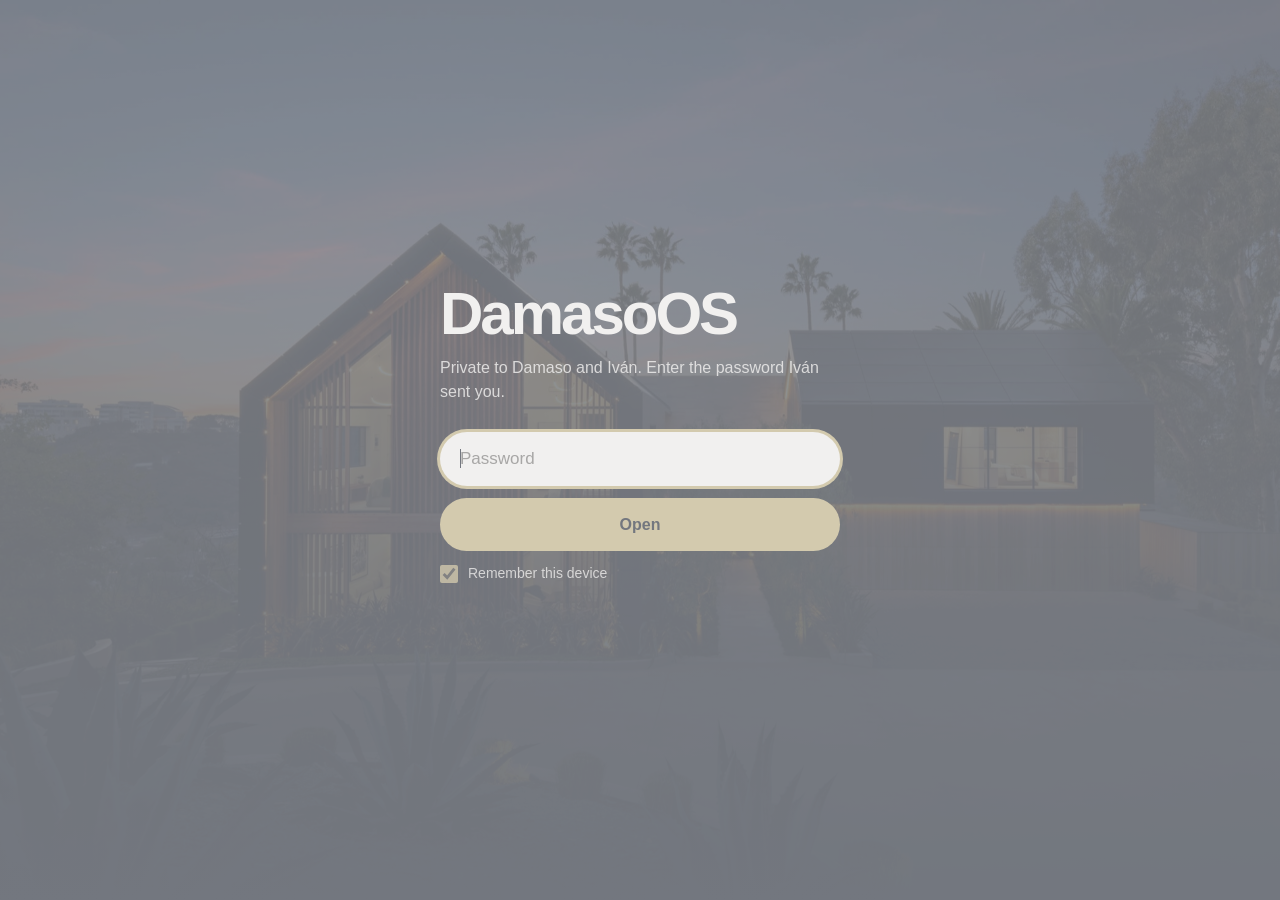
<file: calendar/index.html>
<!doctype html>
<html lang="en"><head><meta charset="utf-8">
<meta name="robots" content="noindex, nofollow, noarchive">
<meta http-equiv="refresh" content="0; url=/os/#calendar">
<title>DamasoOS</title></head>
<body><p>The calendar lives in <a href="/os/#calendar">DamasoOS</a> now.</p></body></html>
</file>
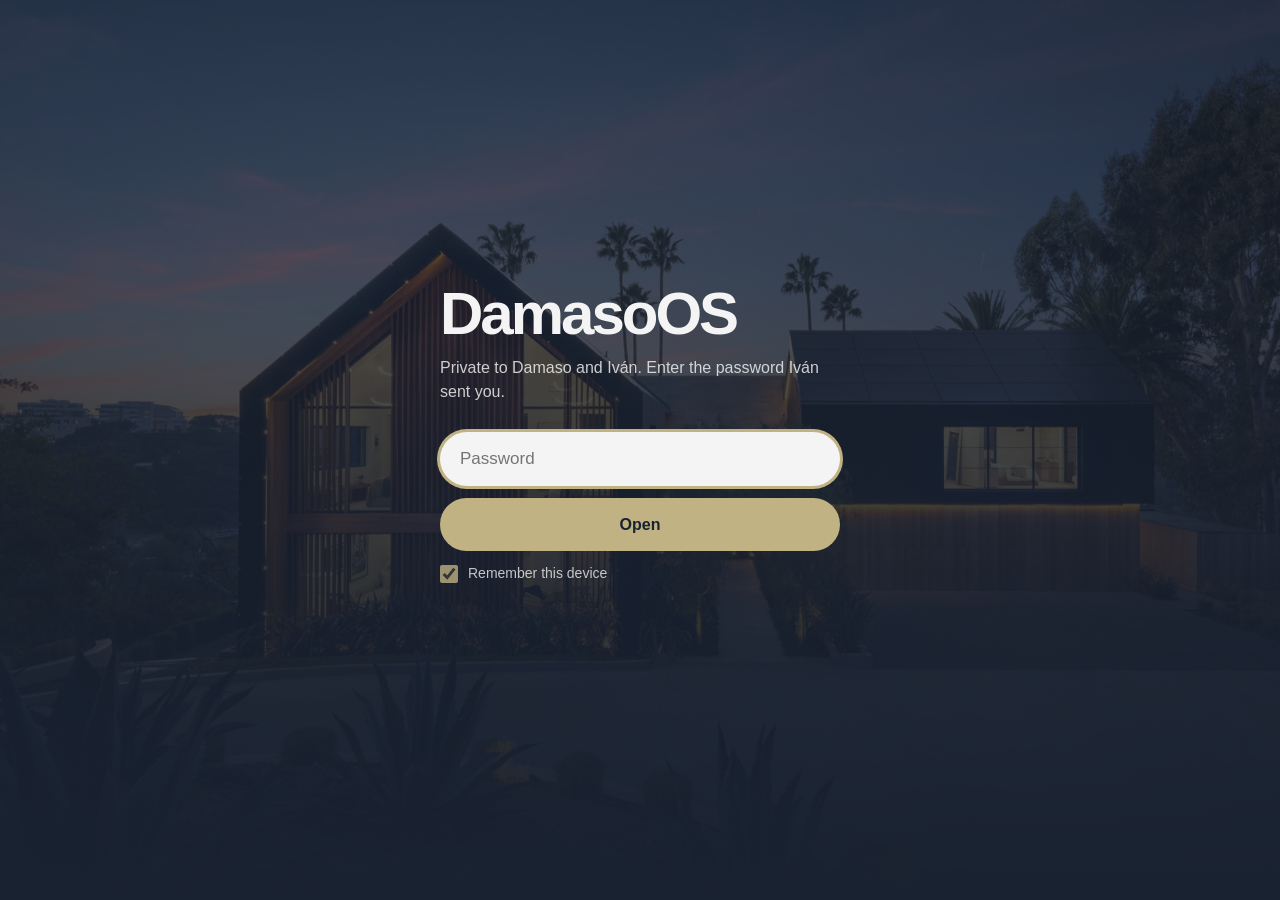
<file: os/index.html>
<!doctype html>
<html lang="en">
<head>
<meta charset="UTF-8">
<meta name="viewport" content="width=device-width, initial-scale=1.0, viewport-fit=cover">
<meta name="referrer" content="no-referrer">
<meta name="color-scheme" content="light dark">
<title>Private</title>
<script src="/os/assets/theme-f.js"></script>
<link rel="preconnect" href="https://fonts.googleapis.com">
<link rel="preconnect" href="https://fonts.gstatic.com" crossorigin>
<link href="https://fonts.googleapis.com/css2?family=Schibsted+Grotesk:ital,wght@0,400..800;1,400..600&display=swap" rel="stylesheet">
<link rel="stylesheet" href="/os/assets/os-f.css">
<meta name="robots" content="noindex, nofollow, noarchive, nosnippet, noimageindex, notranslate, noai, noimageai">
<meta name="description" content="Private.">
<meta property="og:title" content="DamasoOS">
<meta property="og:description" content="Private. Password required.">
<style>
.pp-gate { --pp-bg: #192231; --pp-fg: #F4F4F4; --pp-accent: #C0B283; position: fixed; inset: 0; z-index: 2147483000; display: grid; place-items: center; padding: 24px; background: var(--pp-bg); color: var(--pp-fg); font-family: -apple-system, BlinkMacSystemFont, "SF Pro Text", sans-serif; opacity: 0; transition: opacity .4s ease; }
.pp-gate.ready { opacity: 1; }
.pp-gate__bg { position: absolute; inset: 0; background: url("/images/brandscript/hero-879-dusk.jpg") center / cover no-repeat; opacity: 0.35; }
.pp-gate__bg::after { content: ""; position: absolute; inset: 0; background: linear-gradient(180deg, transparent, var(--pp-bg)); }
.pp-card { position: relative; width: 100%; max-width: 400px; }
.pp-label { display: block; margin-bottom: 14px; font-size: 12px; font-weight: 600; letter-spacing: .14em; text-transform: uppercase; color: var(--pp-accent); }
.pp-card h1 { margin: 0; font-size: clamp(40px, 11vw, 60px); line-height: .95; letter-spacing: -.05em; font-weight: 700; }
.pp-card p { margin: 14px 0 0; font-size: 16px; line-height: 1.5; opacity: .82; }
.pp-form { margin-top: 28px; display: grid; gap: 12px; }
.pp-form input[type=password] { width: 100%; box-sizing: border-box; font: inherit; font-size: 17px; color: #192231; background: #f4f4f4; border: 0; border-radius: 999px; padding: 15px 20px; outline: none; }
.pp-form input[type=password]:focus-visible { box-shadow: 0 0 0 3px var(--pp-accent); }
.pp-form button { font: inherit; font-weight: 600; font-size: 16px; border: 0; border-radius: 999px; padding: 15px 20px; background: var(--pp-accent); color: #192231; cursor: pointer; }
.pp-form button:disabled { opacity: .6; }
.pp-keep { display: flex; align-items: center; gap: 10px; font-size: 14px; opacity: .78; }
.pp-keep input { width: 18px; height: 18px; accent-color: var(--pp-accent); }
.pp-msg { min-height: 1.4em; margin: 0 !important; font-size: 14px !important; }
.pp-msg--err { color: var(--pp-accent); opacity: 1 !important; }
.pp-sr { position: absolute; width: 1px; height: 1px; overflow: hidden; clip: rect(0 0 0 0); white-space: nowrap; }
</style>
<script src="/os/gate-f.js"></script>
</head>
<body>
<div class="pp-gate" id="pp-gate" role="dialog" aria-modal="true" aria-labelledby="pp-title">
  <div class="pp-gate__bg" aria-hidden="true"></div>
  <div class="pp-card">
    
    <h1 id="pp-title">DamasoOS</h1>
    <p>Private to Damaso and Iván. Enter the password Iván sent you.</p>
    <form class="pp-form" id="pp-form" autocomplete="off">
      <label class="pp-sr" for="pp-pw">Password</label>
      <input type="password" id="pp-pw" placeholder="Password" autocapitalize="none" autocorrect="off" spellcheck="false" required>
      <button type="submit">Open</button>
      <label class="pp-keep"><input type="checkbox" id="pp-keep" checked> Remember this device</label>
      <p class="pp-msg" id="pp-msg" aria-live="polite"></p>
    </form>
  </div>
</div>
<div id="pp-root"></div>
<script type="application/json" id="pp-payload">{"v":1,"iter":600000,"salt":"9mbTA11yme1glP/PTa4oZw==","iv":"WhF4IHr/cgJbpI4n","ct":"BVOJYQSlzq/+jff3po8MxCDjHq7fqlHgBsPN6q79U+DqPswx/AwXGYNcggKx5XjKUB9U/MyN5xoybRxyrjvTEq+bxmAR6cw0Wc3R8NMpEOzlkgMlvGkA3dm2OYOXbqTzQDe4aWAx1LD2pAYpzPNshomRu1VVVebdzJQip4RuKSPUwMRjFPtKbfx8MlMpZ41pg1Jy16PQjA3nbhce1JP/6O+qCKrzu+HMeMUFcQ6+BaQOpy7emyCib6+Vuao5hfBOIy0BMxMUARo+uvrH29oMwk1WTkIZiEydWfaGEKsbzmPZ3RTWRfjKDeC162eadMn1SQHQHzhdKXjpGFDfHrKHaRWjk+yk6fQXwVbSN7X7eaQquNTjcaHawcv/qvwqbZCpR/vH3K9eBt6LVaFr7r8uIRKhm05Z0d8CDcaR03fp6pEV05GL0jiapR0253CyEL9xg8SuiqAPG3xjbwCIdfwCJsCVNCVA9bHVk0WCFsVkVQ7/TzcDxpvZ2qdivLlfJLOpdKohemD3kZwykX5cdmukcXDOAh22EdZYrGrRs3pKfVs/QIQHpcTeYt5VgJixyw2OA/yILD9YQp6nHX3pW7TmdfFOfl/ZK0tLbWNYqVejfXcF3Hcnqdzpjo8MKF3P6UVCDWG+FlKklTui+cPX21tkuvViDC0og6bn7+0N+JEin4sr2SZ6tKyay47pjRDkPSKr3onoXz/kwquvTturODeO7IZur8Gaj8W/72vBKmb1DVtq3jBTivF0REEjHWRdRvHUiATuhHXY7JPAZyPgJScfukhZtROW3aEa0xb97bzPIPzQoUwkNRTcZFL6oqQKG1WkUPyRatCbrW5xrfLR/6DCr0khnewiBwgN1HfUi6Ezsek5nkz3kQ3bCrJaovbouYUbVtNIfp+z+M0lwSJV1Rflc6yN8wOqT7XchJLt0i+Uvg6Tx7uuQIIYOOT4x/7aVCWiJkqOtOYsIo6u0/FGK6KGGNinT9kSq0Teh1E7GUFo60xSh4KJiSuVJrk+egM0UOrd2npQTHNwrlFymFFkacsMsyWTFKT75tl3NnBVFOXnhbBdlIbKNQFEjIZjoBMS3pJX3so73BUCabfVOiMo/TKpZKCvmL7dg5oh9FjQf9Gzido/dAbqqWpT+sulLQEhsyR6+yNMQjBYfMQahvPTr+kf87nYLwy9KEfloEBUojdSOwjcycGNfT3YK+6gugDZmwm0K4eObx7EOWDNmr/x1hXe9qVQ9LyC/XrytQoeL9OXqFJlevoZdXWuxbk2jfKPozcdnSZGFRhrc82bEAV6+s1y/YsKFC1mjvIt4hZKFVEqq9g5PCl7NdR2Ya0/NkkUDkR/ZkWTg6kamiY8HVwFfJI0xKHnfuS/RKC5JZH3H01teTuFWGDVxPzmGxTU2IP7EsT7WOZMDks9lJTMSgiyRT3iW0mIAfAyb5e3ORrY/NAKD0PgBSZwjgkWHjoSU371M/oHGP3SW0qeCxgeH6+yW7PZarbVXFAkWzelWP8OOzM+f8Weo8J6zq/pHNW6K3EEZl+cmvTKDMJNSnodsv3fE1RNudtJkBlP/FHM1GWndn4AbKILCWW+63HPkN9h8Uz6gN6BY6oByeUjjhlpKlvMrV/o2DUIDBhFOFLjv+XrfbV+wVMH15ak6LJpGHeUZML2Kjt57SSxR8FE0sp4p0b//Loax8zctla9hiwzIH4c3niD5KdU8CWkuhwvFvYNB2f3SEAZsp8tz7YtP4d8G3e76QPn1rXWwu+o6+CGYlIiiTxugJqoj9snsESOThy/yOtRHmU3mPNY3rJrOlx5AC9OUb3Tx5mPwxhwV8/r5h+cIr2nH9bUWL0rqg65/[base64]/y0B3Qhbb1AVZJ7XxHbxv+XW84WbCTkA+RorOkMiWCNhbqH/gxalQ0OrCEX79lw+qdGhQ0WDLVIJNiikVNNHb/PQV4Axz6+hJAuY3wuNbt+kqmm9hs2L3oRlgpJ6w6dCAhsixtzPXhSC9YmJBmQtC7tjsOH+N4xHL0/ZynNpyCqEX/TQosQY1TT0z7oFXQikFOgrpLwIi4S9fTv5Q0F+eUop9NubadR1lpfYQGVJKRmhhV8f/GXj/s7aIT3px3r7NsoS2XZmStyM/0DIM6XibAaHzN0KojeyMem/5gwqKLZYxw1nEoXVQ77sCRkeAUgqO401aDeoKfQKtxJXHMKmREoLHBMW9RIvmCeckcMYPE5AThREERlLMY03d6k9tlHSRhPDdI5UqEcxN59TaxJp+xKCn/q909zTlS90jSuWqnS7D/m0HRYJo3ainVbpPXijJJL3vFU0rzx9/f6otj/RnVsg9G27jRdInZV7W8UT/EKWu65T0EjESxNqdhWhJTAV6fBkgJH9/6PxsaCQx59jlIYX1G1Q+axmfXyOcmzNWsjiA/uiIQqbJOBfqXS/LVKhxSr+FPqV0ejt5zAggmd16gtV2vaIOq+0mGsTXG9G117y3yCbVpUtsddG3NtuVYiO+IkTsuSiKKVYwc/qp2w6L+v8T/d41wdY4i76yV7NeKeQJU/DM9KEIbh3A/qXtX8l4BHEHxbQAp846YAyPiQqxU2yGj1lEO86rLCq4wHgWts0k9GqeVvCXtsBwyxAiIcSENDcrHtbvgg6o+Hw1mxaxe5qPwycmBeYdZHzuzg/tVQOPdjnZuzHx4pmazJcDiGZ6EezEwvb94DwshD1y+6froR+jqM6d3kkB/WZ1qdH5MIKWgtSoa/kRHLNMB+TjpMvfhnK3Zkyf3K+vHvmIZJFpVZTPkXrxOE+ZnYbDYL23mq29aLFlQg3L4dgQCh1fMHtCvnoUxDFnqO1Z+pvYfXm/f8i1MNbNnbC+i7TTGioy+Pql2ReR67XEQSEg25RPM+/uuQ4l1eCwt7Q0kDn1yxj6ul/+o6sWsMmhvCJHum5t0oAhgwop/G/TBgsG2cXPtZI/1/hco9XWrxWXO5kp1fJvdfiLb2wykE6N932Y0W1KClPZ3FNVzse2rxCQ2RCKPq6gEu0YRAFL9cBsitAmFgqVh2EtmFks2OOdjeU9mZkLMV0Dn+PbHTymmxR5wRtN7NlxBRaC2m1dEphm2if++zacycG07J20WML0lSSELu3xr2ej0dwnJg0LIKNUuuB+A6QcOcu1WeYe/jcYZRhEjKSET/4cCkRVG6BVaBYTK+2aeUCu95vzzCcrG7mN+5QP/nNPf30N+CEn2pJi2+sGgyW6iq2kHUVnZ5uDqJsuZM5STq0WKjQ/f1wf8Csl7YjaIm79YxPkQ6dRh5YgvS0pwvbTAsPyDlRkKMPcfUeA5yvQRUi7JAyl4xiiDgo4rdZA9T54VzWRhOejvvdTIo/atAIExHekLGl5wtJgoeTBqIclRkRMdMb0X7LmhiDRQSQ2JAm4qljkziLZYN8BuRKpPneTXuLuVlQEGyzxV8L0B3OIj0YQDpNOGEPyRWDkI5UvIj+blQeMa/xqKhK5yoxSi6Q4HK1ybzks+mENkDbtrIb+Fcs+gDFPA4mUDK10eE0VcjjUHMei9SfwEms0JwYjwmGhHd0dziE2h85hPkpB7TIPLWfZQKMJy1Am/bH6uft0tv+xu6GRkTwic5o37XkeAxW+34q06hmjdL9YEoXeryUV83kQMka2YPduyky5GxU8HiyC1DtV9HMVikUBCDF39ML0m7liGTCxSvfyjUqzTC1cYUoBdWMZJgX2Mj2mWeQL9CXzh7Lx/L14K8Yfbj1SAF/H2GsjapqzuL40jnA0tdl0wDDJ26G5c5ndUrOs4uR5U349jnuzm/YtFDJ2nOFlKAyyy/c4TvKP0Y5vMdPiN6IT+p4altmhETN5+bdNwJy95i+zOkzigfQOk0Uer8umnGgKd0hN+MDe3bYEnhf7GuP3tbA9Wf434mGYO36CY/1mcbOV+f4QHgbBg/gJu6P2Dc54OLb9FFHkxC5cZ/lpfDpPKk4A/5BRX8z6yJcL6K9Q959dgyL30kvMmoDXgLaXL+X7ydjT7+LipyAjwmb72FTg/lTxwHIg6S1g1PHi2bOPLmCeb/UyKNWq2IzD7rbWSr25FIgvNJOTpmFISusG7itojzsRG/jGeLwD0BLbAE8Z00O8IpjoPINRvRrNo7OBC668W7I/vRTNUQDWixEzq0qjtEwMQWY/XaPaUaSIJPWuMywzc7z9T3O6kqfJIHNNocCmbYre/[base64]/KVRSgRUX14SL7cZl/TXYskGmbSiILUIXYKb2jSbpoSiv7vcMICEEtFD1rECmt26fdIX011Xk3SBovO9/RGkrMRA9tk45lkT3Wx3aO3YO4jooJR2MXOPyBky8db1tZzzfKONg8j3RQEffyzjr4OUfM7dKKsrtxJS20bGz55ZyweLhfIGOoRJx/VmlG7XlItCTR6dsmI1YjeCuYnwI3Z7moZzIjStblgvPk8xOW2Fze9hl6fsdWCPrPZCT0EdGeJgCHnkNEtGaDhg/bI62mdWpuiFda9r6OLqKfVDbnF3X8oS2ZxzOv5o7e8MMY7h1faPfckMyAMNYnHSkV/NQ469tGn/CrZtS6BsZGQiSrXf1LyCWiFfR0Sl/ki4TVv1m2TjxR/EMNyRp/nZXDvF7uXLJmDj/A2Ul0+uY3D88/U6vfWxiuIK6dEdBiZM/[base64]/lUV2d+iqf3vTkMEhlRhMZVH6md12ZpvW4PKfDLnA2sxjE53ylE9B5pZMQ5p5xvNvVdgoRbEY37dMwx1x7jP4sUCgfOzQa7FBZ/FUarCc6FrSBG/9jpwAek4sfxisf8DAa1CfSw6SXxmepIVWenm4YYNgnPuZKdhi2aCIG2mvndwPd+gKtoUb/NuNADt0KT5CUWeRVTN9pGcc0nkT1ZRa0+sM7++JEsXLTXUD8RrQuetObnvyy229X41LlC9TV6pksTuNrY5NX95YpIoZOwAgJTpFkjbPGMtpcPmcaL85NaYkLM6Yp/JY16YnDthoSOm2Wv3t7Bh3jhu+/2/tsA8LfJ5CpuB4Lo63Fpqf6J0LeIKDfR56SjW7iZqcgPPnT+vh4/2nzJXedWoQp+bIzgcGeUpgl+gbIvhBui5FIgUCfaeU7xPGlTPcaHMkb2Ej2JoqFQz/1sdPYZXoITks/LAa4KUi6y9xzTjcfzax/f8hCfBQLtLA/DTkn01m+oj3hKmgfPXbOuJe9e8tCqD/khILD9wLz0BTfBw2mBzh8MyivRFzgCvGvjAhBGpKG7ehg93iOXPsa0dlK62pdomr18X8SdAbfdoKwKUg+SB7NLkOyLmqbrtlI6vgrn1RynE2gNIOhFUVnu7yQaW5iPFnNWPbfMFVOHHcHnDVCZOVjqbKIfMQqob/HOEgJY20wbscWwYTl5H+CR8kEk1SO3WsCBydQE5TuK93LkFgwoOYW+6hXT6tCvIgRMLivLmTIm+xXDA9EGgaCY2WsU6lP/kKcE7v2Mayu0R5WW7vbArokUUcTexk1K15oH4lsqBZXbaHdbATiJDe6P2ctv5Wg9iJ26yu8tFUvwUvCrHTrtOubchBJjukzyzAV9VQDO7AZ1xy7cuyugN5norKIpsSiLmgo7to43o9cjMnmItlruVs5IQ57EIxWxrJ2Gbv9fchlQ5JvWrp7qfxPqtbJlPkXG/PkrhpN+l4bDuC8L7rJPLMQ8tOI8jwbp4ym5StRxh1br4eGdME/41wyFr/l8WWxbsHbgYPxGXlTX1YkcQgkAY07WeYjhcX9It3dBpjiXRv+VxosSjQiP483Ub7CoN/SOqSAi1Mxs9tLFWxTn624zc3Rzcaaixd++pfEzTGR60gjjWeBYlI+fs9DTAfK0B6iyzcFUjLtaK/sjMFKGuGzPF71JuVHt88LqbbehnSRDhwHcEFJD6D3umrr8Z8sxiLFmh9d9QM0c8K+wopwV0ICd/eYSVemE3/HLsC2rM7OfLYaiGlDkK6qHdHfq3vvs6yymeG5XGhv6mm+kFnQ9AvtjMgIrgbsfjzW9GqxIAi8g6/aQVSqP2B7KW7GwjtbC0IfQ4DBH6orNhRosFP85q3bB0GmnOIx6i3AdK8BNqSRFya4c4hNYLNyQPx4xFNFzB4EiVlbp4N4YFoH9AnOTX6qh86dPXShKBShiNg/S0adqYJEH2AxKpyXicfmWZmxcL324TMJV4bkeQVUWiOkgQXmbpkscJO403eRwkjY2est8DB1M1xqwxiLP4kBA+NvQAt/xBWevIFW8ODfkTLOZw5W0dSYc+Ef9GqSWQWvjq7l8YYmuXJGR8AjkFuWXI7FvHzEAFkRZ4Ja6QKr66XMl5Jh7GxfBge9JfMSzO34QMxgOMhv53fD9Q6NrNkKqsKbxr5/c/JK0M89OikWTHz8/zAQSgDzys4wzrTpNsoAYluWjLDx4uGENrYkx7Mw2FwkhDOFU7vlHHC4UTx/[base64]/ufEAvp61aqZ7IZwDnAFMgqW78YL6UmYppN5RnOkw+pumQ7JiHWRgaEFF1d32BrslaYKV0nZmhP+iTxTo22LGIfTLSRcqGbGOgHqr3muhBx7ocOqIBT/5422iKNbKePw0TVvSqGY3R1LFR65A1df1R6MmqQA27ZSPCULRPAFh9Az6u5+FofVweDAo/hTzcQqO9aAhgAppRqr4PUU5RafaWyCKUIYZHLzddL3iIar9gqYESh7g52JcNWeqkKMdMLyx6ETuVS3nQrPQwNOC3OvaLHENzVtqbDdS0de2STq646R4ceYaAfUpxCj7aEC1MG1J4TaDCPuLPGnHiwauil2vFtdo4T/eTNGTHRD4T/[base64]/0Qel7iRNA8rE8Y2WuFOp5l2+DFAKjpjAvkquKf/cEEpEEXCwG4W8EAXKv1dk8dOi+cJzRKw8cAYu1Yua79fCd0u2RVeHf63TiqqgZX3V/HCrIhKoPbzJL9HEXl5Y2zYcdxGt5Qh/[base64]/rCd2whE55FhAzNyxuaCJpFsasq5Rvlrwjpli3NyR8Vr50ReU25TStObjh7Op+lCdEUBqUyiW48OuIns4NKo8R8XZvk9hCfLExhViLzzslGZf4ECyiNmSnhNNdV91jnSgbr3nVLtP24ebSYZ9qsRBN07XtK57btWLAnxBG38539mhcvNrGQbLXXsjzTSEOr5BdAuzZMt/czBtfezm2nSkm6GJTDYDadRDy52el5XRRm9OZp4T+Y5YKflwbgnnc+w8TVxI0aysYDJkHVwi7itpZRA53tdb7YuvbSsLehR+PemXiu/FqfbFWlLvejxCsCLc5Ij5gVXASoUJrfMCEhuVsWvAowRayv6QQzRAfTNB1tUbwcFj/5h/93zhqol3FJTD1qwslidoaN5vNqqb1xc2ujToRR4VAk9n2zmIbcfgUKRBfQA138i2TLxEOtVDpiMhScTxb81laiiv/[base64]/iowhDw87O5sXWRS3ZtcthYvXUPvHseU1/Zaliw2JEicHZOzV00SrRLk8VB7VuadKnLBbuYffS4p3vMDNPuPr0hU2ORjtSnKz2toayA0yDUlRs3sLvXFsYd1sZhTOq3f2bmQaFa3PTH0eFTf456wIxV8wufR3TjDHNcA9A8iw3j8dSkERumCA71tyXefOP6L2BTwfuY9HAqz2A3+PFr1XIkf/LSyHiy4cL+j4YG5OuYc9scuyj2LSBMRzYnBPmzrZ4N6MbQu/Xlgf4je1ktT2mxyB9cbpaub1FB5/pvlUm5rK5lWfgb31g/rRI6pmG3MwC6174c3l9m6G9UGfQ5RIG3MEpKlK0bzSWht/AG7633detr+cBJ5d27Ezg+c1EqrgmLl4H7ZXvuzTMuE9/PvcIjNAzOb/oMAwj0wj4vMFuq/CIwcNSEaTqYMNoGBHkUP7OrbT1s7+4JuMVLuvLIhWOx21u5o1T6e1izB5h6EyKhOfPdbdt9e2xYIHEf1GREy2EunLyBOthWAwjvrC5uovEebQCJdeSV9WCjHG3sY5MGi6WBrOruKJQO1q1Aayusgo5NabjBirq5uQcNAHeNl/o1RzxmiLsCRBNwSgG2zaQTWT2IOyPH6FOPl9Lkc7nCyvgXOP037PJ/kndZSFey7jFVTXVnrVF09bovPvOZzENyyD3tMjiRVweUD+hiBm+60UYpARvtdDY1y2oFovoxrcUkE7AkSki4rFXSoEucZwzU3G3A4vobOthpQv3aCZAZTVK8RP6+Z8dbR14PRL5alY8bEhhb/K3QI2nC9yYlNPVaL6DPW7lAb1t2C4XxeGy+tbOjHf0LB2XzUREcv0R9WbQONsOp3PQknNb6PleNEXMXiqNSnynvCvtOm/wlGnAccNtV2NylT7l4U/z6SufOLX61FmwVRhxDist2/sIFlceZFYpOIwTS7SjezPBTl+VTA4HRbfROXL69f3T9zQ1VQby+wh/S43wPnUs4WksG7q/USdgBp3gv0fOpBVcAPOQDg/9tw8cPveSBWMxq5sv5iVuQT4wrOr1iDgc1VGZHX3CMB5e08UYDGXVDUAqd/d7lvHHNcgLP9UX/uUabQHNC/kc7rgmSVPkDgBbQUBOdv+qzwYvuUM4x4Zud8z+BAx3ztP5SN7PJwrd50hPj9lDPP3dIpps6cJtk0SnI9poGrmVLGIUvOKqcCnqG8OEjsmiKTakj3/PdYovVOyRZO3h0xpgeio5CfDdk98xQ7Uc7p14KHLOxiop46j172X/fFfxdk8DnRT5gPmSQfUeo1w2q/[base64]/x0wEeprUQ3jnDh57PRi461dhJ3WOHUYoS5jovFGJOifoKLJwQ6qNlrju8e7YZsUv4PhJDTbmYw1ZNlzAyryXHFLWAc/XiPXYvajcA39RWDVgKtODdhYllhb4KPixiHQ5zh73q5khRSnJJkQ+CnP/mpljRIb5omZLRK/EexRKZYG65VZQVY2ii3ZOuOI4uKtWCIv9RqnkpW/6M3A0kV6zNoOAg4uDxiFFXf1KyIig/uturL50YmmCybBAaxYykk7w1HK93C1NISYhWlfUgTdfOEUj24AwmQQhntzjRD9M2sXHEvKhncYbkyaf/wOP+LzhrYEHAi3BxHZzlnbg3FtRI3LqcUg98cM4J21mJK1YaKifEKPRoH/+gs/[base64]/uSCjEvgt8k866B9vZ1WH5k0L52DRFsT7Ey6AApoALD/MkNPk21llr0zTEeKANmGY9lnFMi9zO+XbDfrjbtkJCYYqTSy5DAg9UBxw/V3Pxc8avXYTO5mc6n6uLxy1cMBYiNRd4xPsfKzYAOjQO40pZaJzWYSzMyaRQj+BIDGfxY2MMT4bEXQk/pFayyImjTk6+dFqUvJ0UUdkPAYv3pCAtBWZtW+pA2SM0o/nz4Opzu7f8xbj4F2eW2TXiPwo82/HDYH15bksVnXZrxs73QQFqNFbaVmG3Cu0QIs2nO3LOVR2v+N9WgfZpmoOgDv2gz/dyt1BZxodubYfvh1UN+QSIintMRcEcYyqI3J7mp/IXzy6fhbAnTADkM5B8cErFuXba1GkqYuiE11sW8sUi8OTnVBlGGEe3lgfYXZUITiev1RBvKFweRBG1m3ELxNGo/YuxuZDwcMjN/DECCBsTye/2vWhqF0yRSClmRyvVJ1Pj74c5Nw/ZZ3c20t85JWjozIqEfexiHQ4VdTNvW4owiQOWlwJRuSx7APmSieNDbXKBbM1dKvMjdLKnuQloQUo/50ZOpxTDNfANY0KoCzWIGeNclsbMc09EmzGXO+z4Uguz46ZhgJY01NgL8Vd5brbzKI7z46oDOOAAFlAbp12u+6QkDXdg7X2daINrOlKNo7zGNMTqKhc1YMlJtb4/480EsY/pcKjYCiTt3RS/f/a17poVmWxLNTXWs2cTmuuklNU5moVk8WOc7nfj98vAfmmev3NtDBEPCgkkbLEGo84zVRHmngmDKwseFRPf82bjpffKSjrx35Sr/[base64]/QfsrT5dlWKQPfytuOrzqYhzoE0W18c8nidNQeqmxj9Upcw4TjmUeZgX5yYXwXYKh/YwpoEgpG3srzbyJTsmWaJQQNJadlNrRwoqafFw9ciQyE0qx9xo35v+sLs20pvq5DQ02U0qF6cT4u24C9M6jO7FIGkwrqETg7tjCpeWL57zPGZDTqm3kqYJEBFeL/Zj/8hXm3Z7lAD8FpUq0sJpJBbwFks7D3eHhyHjU50Vj5GO4fFjhbBRgggTmNVOYzgtEv2QRTV3t6NkrXT821Dg/czUKk4ydCdE7R2oyL7rpUMia4F2eKXr2o2N94O9plW3Up5+dJEM5vGxilgi6HY8WA3r//TV4OSLHnAwnYTsnOeJy/El+mASfbDtJoWhX7IcVmUAu04W7Wv8JjcXQ/rVEVCGZYKrE2SmhEZeGVkcK6HqvOyHRzs8488l4g1fwgErTWoWaq1q3OXqpaO1cBvh8imR7m5vHzem6fE2za0863q9ziHoMlt26aiQL5+15p62QImKB0i4gIcivXqPd/FE7uCXL0pI0hTMJ/sG8IJTP+jY91R+LU+S+p60h1PnRGJKR0vF0yWYt2MhhwmSpiJoLBV9Lut81eRI2QhSpLsEFDSL/mMTyGgEE4jcIQlmdWk60txUQ7U7dq6x6zhJ6LtvaONQZTePIVGqmUN8//DLrI1KxOgTrmAOUK5CKbkm4TRWPzAVLrXQDzgTH8SmRfhx4S/AhOJmtS92DYcW4K3j9Z5N5sGIc3r4ikeoba//E83wFVlN8X0gbYeBtq568fK1+/c1SZi5pykPyI3nWwBYGjOnPMtHongMEyuALeeg6wvDKVqOdpbEPF124koYPphnNByBvO5fzGO1bSCPtA/8hQVPNG1y9l+3fxLEf7tXNtTLyDjdocSkeh2L5VbMjJLgBMCYRUq6OygChkdFxROrK3jCgQ0mdm0UsxWrK2OKELyXBaW+cHnJjZMrmW20KT3gVf50r/sXGqjpnzlUqtlVhfkhDqakCJr+SGjHuN8wqHwzzXJ6UruOw3FEhrYVH+aQFBoON+UH1FpElj5CI9b1rKDPtI7PRPb3i5TGrubEDIdNT7dfuXi0JVW5gsfbLRT4LP3eAC1Ax6HMeBJn/aFVCjS+7tF3D2cXbNXRx6Db0Z34G462bqscqztzy2s/XbxxkehBQ8AS69eEppIeAo/NlJFT0DtFGXUuDZKy7soATwgxiVwaeqoKf3fXijDoDynKDITtYKvhIMnWBKOGqE393Z/kcknPA16v2GztJDqOQJgMQFRWgJKrgT2I2oB0776W43xNiJqwaygIW+eRwtcCLrUFZqlCGaGwMF0+HnS0PHBtiqvuSGZRS+5fMuMau5itSui9nDdrzuzUQ6M2QvFgwGZzyyTxizhrbP2fu03XQb/CrKkqvarol8hdm1j2XzVYwgk4OlhWByh4Da/3uvm7DWLpb6y3fwql9dRQp+4GwDiPkgumPSpcasL2eHoYz1pVNt9/ufUgqTXwUZt5B07Jn7R1ekjHDKiX7Nq05Y1vlpvexoHgcr6lPDN1SoD9atjqg9PnXALuzHVOZ83e9poj6nViNRpANJi71vJA0BsNKpKTGdmAE3URVPnfLm0phacyktKESQ3S2mnyV47ZgYsqo/buG5thMB7F5dzCfSoVpd+U20e2vzNzypBVPVt/LyNapdRcKg+yh86MaSQgGaShnlf0hF4A1kNL+GdeziK4tVF/gqENjwqEsnEkUyb7cy5IeK8wVpWyU9JDM1Xho5CvMlGCDSwN44X1Srk2tESn+2KGK46I5a8jUsYFlHAlR8LcwZNwsqK+Spd7MbCDsMN3pbLKUgD0Ipft67/EO/nAO7LFdKgzfzZ1bHgiD1/mPI2pkG8ssnipbMQfsWbyihlUrpwlWU3uErS3Ld2muLgo0R65c8SPrBrO8SFoonVe+c55QjN50CSLfmCl6WkkCPopnS1EhhLwTdCbwmGtZceBnmVSl0/r6LbUPhlrvohvuVMyM6X2JVm5G979E+yzrMbN6nU8Z5Bma5jUfpY61VbfCG/BXGCGhgZD5nmRH498XWJ2+5MN3ZkJ6IrXWXTQW8ofxLscZcW6PKXE5MbqNOXDK/fBCf9trQdMgaplCDFaZ8QwrWDAi6HOrQiOO0B/pDadWFNQOM+ofTyFbmVc5s5N2k9dglhoKhN0t5HXyqa9TRJu1KkAmYjT5FqBBNtGoZ4F247MJ+1VuHRN8EqCE/JeSA10Ntnu0YQllpQRsukvrTPQ7g+0bj0Wj33dGTHxpgVdFU6LLw/gtMe5f8FBsVxTdZfPDeRTB9qY0uIC4UuZmLxkwCtUtak7/kp1AHnPJS1QT+Xquk93I8qr/vkb/ElFNsVICUEZsvuD+2jP7k27pWLDORBQ4LuG8oZ0V/S7j/wmgd9bdE63uzcK9QAW5071v1K28CDhvkEBbMBuQLg9FzgDyjA1Hp7nG8ZayIJISzmSLG4bSHTcXg0F3Fg7aecCSCUMCACTjvpYIWw1V9BH0M3jcqYpNmbtuNOla82If9Ve54kwH6q6a/7pDJMyeAmDZ15wlEWZEI8e4zRvWXa+vsKHRYw8QD84r1xMb7FEJNQzkV+hREcZ2EqXBc10fDb26jLUVIaRfDNNsMeeqxKWN3xAuw6QkDOhfJsLlJx7iP0UIZkNVDpW1A3F2j8e+1k6PvjKw5adAQkgR0BCm6rGeD9Z5Mb4dc/dwXZRWHj+7tCZ/9AkyqrAm1rY9PAOhAumW7wbciIZUKB0kgApFZTWQXxFDdtiBw3+T6NPyhsV5ftONOhfmMn/dbXRu83IUpwTy/EbEUe9AwKjVyf0NTDnSGLuFakEFFR684mH/OfssW9Tj9FlSXeMWrtAj3XGnd8vNvOGCI+Idb+BjQN9VMMh1T8EVw2fEKLvCilJMuzfkA/ZATgxac3uo1xsT5WAdVf/aPx9YsARc0n8S3TOxyMDokSXawCee4uXWi2G2XDeg4kWN7oORghKB+TTc+A+4qqxzfDlJQpdK7MsSgLsFZsabQOzpEEXDKPTKjuP6Kl1/1WOeK0cNBTVqbuOQ82Twb4YIN55DDIZySSOpU5BXPOrqiKNeNWONxGaYHXMwnuhPo/ZPnzYp/2AQ1HI2QNZgYeNGJNWVx6L9QuKHk+gXiJRnEBLy/0YipaV3j2MiWEGfW29ZHn3gcMticwNUa4dmvQFZvQsmWSMwgTSxMKHq+aSGohNbF5k6FgZO7dZ848a0iRDBy3yBzj0RO6Y8zanG4ORgf/4bNYoawm1B+ZHfrTAvvNP1N/j6adLcRUG9m1JHIAPBC6MhzHcnOY1GOtEy6UPQJGC+Q/EMIww0hEJpMnlMUO5VfFx/T+LFhWK+3r3FkEJbNnsLi76AlfP21YSI8GpaEsoUYL7Ka9hY+N2rdK83Z8vuWuJlriISn6dT/NobziSIReftFf4pRE/gpFoaShrpv+29C5r3qJwy4AQC+QaU42sGSRWCep7ZDLK7lqCiJyO2h4Nc8ML0s3kOKqKUgs83W3BbyoMAIcwqRNdLHaVIw7HamlRODlM4fIcO9aIaYuWe3fzfcncG4YocvkO81B992DR9BVtKsT7tVLW2SbL73d9U0Kf9/ERqgRBwbLUHlnUOPKJyQ4S0fQiHNDvb5IWkgXDgZ0letKX6obvyOHe4hAgR9W/SDoUg8+hZCZV8xtzWoRDLQPzK3D/ThwsWT/1WS09uDFBKfuWTBerH3yPp1pNTbA6ptovxOH46Qnz61j2NgJtRrSvAN/4fMS8MDEJIXvc2ynMz+aogfvsejkR2OcWJ8fCxAsnejjNUglbwlmfgFUtpWzXXlOyllIf9uf49REzq8/3iVlj4kCQQAS9rORjUBMl1DlDQY11m2NXboEXzCJGwNW1xAcZBGJfBmxe/W1s7G0rcfiEp+XMZb2I3bVGmlce4Am8Dpmg1JdxgAVkxoSAsw9E5/5qLHcOb3b8/KByY/qTxwVebhcQePl1O2bDVBBdEyGR/k8xwpyjoejpO6vqeR2/tkfbUbw9qQ9xETOXd/YlwzzxPtKF0MIqLHF2wzYTW/76/R+qLN8KK7CZYQYzeVWxEZx0SSk88N8achfoKO3RpeEH5dpH6k/MHYOjIHhkyilTc79h417Ng3OjCLXGKRN4nl2iuJlfzDgSLgEhymmgmAQYzdy4CFrx0cm8i9UqGmxMF6REYJXRgczIAOV7qPwHfIH//RDw8PSPaHJ4hVbXfZ2oaYvSfWvYNQGKLCJxznYF/ueiS3UrhL/q26kuPAEwxQ7Cr7/ofrzydVhSFmJP3wXvuyvPmnL7boStwPQ/WG8hug17UXMDj+rpemQ4aPYe38X46KbZgJYKGd9XHOn33ChoXZ59If47tEgzAcgxUmq9peBP6MZxjT8B5fUnBv/DWP8k5Rtn7wJNHrg6SQmNBnE4MW4oTt4eJ0jXcI2WSadRq79h6Sb2gEn+W+cF4Kqv5e07xz4G9rMXi8reHIgKRxT/WbymTfoCHGDQiamx5fj4waJhQ3byxC9pT/ZXiqWBtAeCKzP9e7sBppH8h4rVUnGZ2iaxJy9A2Bi0CmUFVL5daFJ7IP5Dztmb22AmEcp2nY+W447fRusPxVcWsm7i1VxfLSl2I9WcrlPjVGQ2Cr/SBUlDD8AKNLAhQFCrUd3IWBWExxYhDq+zhLcwcJZ66VwmGPlUGPFqNUrEqFmnIt6YcU/FJT96I681mAtpbYgwLT3FN0rNZ55x2UieXvjxNHyz9WVauva1eIXngigPOlgMXNOYBC+SAMR8GOXM0bh75ivBRMq4LHtsGkBwEC8gtPphvD/sAco6bwHxx0mozEaKMTaQtjpBf0div/dH4ie63zGCKzibr7ivAo11u+MoCWgZ1K4G65a269mR6EytBvjsMjz5HHhUR9e6MCWokrP38tk11fvE8ePgIyJDOq/15dm8NhNCYs+kAXo+34eH7xx5YSC2XioYDZylWFyEbtum3vadcShu9jiraLFLk2qlARmfZ8Szn3fzOpW0mSR06ehFaCrty7z//duHp+aphWbcXOGzpXtT26UWfg2AyL8gLVJhlnlQIEMZXAzZj8sxv2mFw6LMj2Yp/iI8MhUp7wKfV5xLqsUB22reNA241xAV+4tCc8+Ea9n5DJ6lnJ0NS75zW7HKr/mEWGRe3eIPNxJC7Knd0z0JTgNxItKJHo4yowJ0DRGol7wlDYqWeQXEJxxwdPPRGShAvfZ/JQyfSQQuRc1EOREPSQw3hkYVX0LI+bvUQnbf5IyMC5W9zLY52xtJ+08JMkAoruukYw8O8k4u/82Fm8fNvUqxVzT4x6rNlXEbwn/QRD/hN0ftqoCF4bgIHX53GyrcLdxvr/[base64]/RZjZl3rROQMvbC0l1MXPQYTF/PCsXZs05dNiQpJrrwxUgxXHJoQqbYVwDWb1/fo4Kp6wr858LB7vCnv8grEPpp+yCL/5BUgY0y62fGfcGDcbZ6jPscoIV3sZN0McNyJMGLGg7jY9qe9FbHdLSEeLDn2ljUjN7x1rCxU97n3UPHGxKs7f9dTWxRsnIR0GMdp1oHTQ7NFlc6jDW49Mv0RZFdYExOLO/i8rTmOIB6GLpcDY0T4Zkoqy94UusB79e7viH5cs83kwqId8JMNslCKVwnH0Hs/Uv5kc4KrFVo6yXxFOueFfd8628YkApJVWR3BVWDVXbfk+o2FRCoQKT06P7L4Vzo5mTWZRfzk0n6+V4k2Wz/lSpG4acN+MfqwkpyLHqkCtdNVPPJOHtksaH7RJtmccraL/hIyVgelYFJMQ7SDK+Uy6Rw3bwb9UdUIcszQYdsJGLe3QTEVN81Ulh52JJgEs+hOUgc6sFFXAKgwaZpf5b8id/TaCTvsNr+wUq8SrT/Vd+mp9sxqceg8ymhRWvSUS1zsZGMg8rgNbgXZWAOdQcHrHCPhbm/OhgA/kvYcwxb2ap2NHE1CdHLclat+4Xu4/[base64]/EQJB8hMKd4KVjOzPS75kSyqPcFz1zxI1IrnV6DB70tVsT7Bcw63+HHDoxXNS+mB54B1X7U13VD7FQsmBKaOxOOy/xNbK4zAnpXj1V8eEXoTH604cy4/dduKnv0gjoZsxF92uQdNufCMr+vjlbX1HdjBhiN3TLar1IUMIOqwa+NZ4s1ZS1H9JY8nngDe4sYECQF1M41LSJ57znQ32gKU2t3/pV0z0IxIK9QVyCIPf56DbZ9AaZL8gp/subYnkGZR1MEjhzzN9lKC5XsN+8a0Tfs95i2lbhnG4JY5zL5X25S+JV5aP0dAtm964QvKTJz/h6RpTY5HuGKmj9S3jF6Fr+U1/icITCFZFO993VIbntZMabNDLUj26i372nVRutFPH2OiiPHWkpQov30WFbeH3XRdznAJ/EFdsnOT4Wc7BB4XYg1EjoS3e5EjyPsD8fyJW5eovG3xUnk0Dt7egQ+qRHfgsTeC/ape4YKiQYmwlXbXRHyygWMIzzKNdAMYOsjjhs/+nvc8eAtOmsBiCLq1Z1pBiNfG9Bno0GHgXVMUKUmtN9/XaHE5D31HglbLjaSgq5madSytmT54VNoVkd/[base64]/xWDGcMzXDDcqLJ+2+5VKo/7lUK1r4PetLPCj1+96OgknTTE8UQnvSFp8ts8ghheEKi+qvYWIF7Tsw9Geo5mvOBxu0BDSVGSrwfJ7HS+5feJBY6kj64mIjVWoL/Tc0iXI+DCYoIRC5qyORv9mo69F6q8Y4MTuVaebp5KWu5q3oGNUgagexP1EfLcWMndA2ETTxBFoIjXogGibWxpC/6vNW6g33w9weX7y0zlEiSuSZKujrlISp2Ue4Y5pmRoLllJrO2eT7avUdL1eBHt1Aad6++VdsfDVNnahwfJ5iEImFArY+pL/kxzeDsaC07TQVuBQH00Raa2pnNgnGOaYNzGg/j2B3hYpPtmlJnTqUodEsGm1NawFwqPZG7C6wV483T+qf8L++fs+eAoWjntlSaAbLO29V1OAHQlC8WIvQnCPaw49x4drW2qInr37Y7e5p2Dz5seSYuvlcsqwuy7eFzzquWGgP/lMtNUhdS7swSJiQv8MmxYAmyhhjjfS/qlGiK7cf8GEp53ZnDgtPrlusHUwzyI7tc4dDfJr/SqaxcL4ijqhKqfjfyfGa3UY3l0CJ3FzDv9eQ7lE0YbR6ZzOcTeMuloVRkBAosft6BzfNSd/z3Ll7cWr3TaNX732dJI/wtFzjO3L4r/95AXgp9BK6wmKDnqzdO3lv7jk59yP6jNxxTcXAeYfwJkv4+Y+bWMmlEfyESCoWZwprAD5OqO6GcX99qWYnufF4KCsk45LBViujl4PVWuyOKdvIySxSVy+9j9U9wUVYeskB2rDGOFYP224LxoHr5FHjZm1VMIDTSSW+G7Ur4alVATYIevyC7DdP/bJMA518ixeeciOwN6W2AyOL0D1bRTHJ+4jSVVnliCteNdwcqpjCTDjuDvyUD5DPsCfBvN7POA2unMePrqN60eQnNoP9KrcFUqB25QjydnJ0qUZD6EuyZ5fU/QDNFLlT/69hroSH/qMO3KDYdjNa+8ut+HyCoooxMCeDLUL3gSUzPh0XbFCa88zbFIvDT30fnrLGmL1H43ipjYT2akg7rnk43CqON6nKoMm0z/hPlcUSSwLoMAZemRjgj9MPZkvi6R8JuBaff4G7cVtTdPfb2yGftSmvzAWaKBmwkhhEmOpRkQ9WHnDwTNrJ9HRh9IlgMlLqVWBjdD9/9vXddU9+h8oMMWDZYEGR/1KmyT8pPm0YSAnzPLr93FiaM8zQqWRkVX9SWRCYMXHJMAnf5+sy8UxjVZLrF7nLhOvX4pAHi2rbXKvRSmXzy8D6NWZBByQ3Gg8LmSyiP4yYknYZuhUIX+LW/F5khT6n5UJrmN3KAFNYeyo+JDOuPtGyYILkQeu0PpfPH+f9JX3xps+u+QNerFGPpsg3i4Nkt8Lu/x+iAggtUTAq8gscIMl/Fym6YmDZ+NkG9c+b43M8xq6Ro/PmGKV1y46umC+MQDhZwt9TF27BN4r/UZLbiNdNBiSAya8bpGYFu+tKxn0dl2B+87XaK/ytH/nj+vxnKyKUMeH2oDWw8dYibO8Z6sMePzhghZkZq2gbBZzkoI2//vWvIsL7OUnLQrUtKwTUkvsosXayyANRIkKwBvuJ0SHBFk/rUjL0NgLlIxrc72Dfawan0kcRGVHFwfxpsLc75V/qk8SWEmewatHPrB0N5bx6c49KgZW6WdDtochD6YNAQjrKhhCgC2HRoRQPWMCNerAUFZSSE1fQQbsayCXkaDZk/U+O6d7xOYVtaYPs4RFGePsFtHD0Rmi13pOfaVt0hYZ1cprqU1AdH8NHkIGxCAUCV8SSzF+ueAPqI0fEBM1XPdpmBwe7Du72olxhNdd80YaHh8HzU8z7uU6Aw4N3sSKixcJcxidjanx1+yOrg1ywOL7PhqK1t2IVQggoegthT1i/jsu3MYP43XvHnyOv0VqbXH1+0eVF+lMCsXXhJILk5sN7jI47UCqZy6VgfuLX8U54td00p/JqoL5j747RlofOst/ZZ+w8QQ2YZoZHm3wR+ZBBVNKWCY6OjWavVdSWkGYUNF01Qv+6o06pYWd4z3uC/8A3r/gyk8vr2+XfM6iGkdt4hZsOjg7+JZNTaVWjHGbejQbdU+k1pTeYDvh7E3Z19/DrAdL6ZJol928JjTbiGKjuN8PPzvwTvmo8TO68qAllEmgXWRgRdSvYH5LCHfu6CV4R52tk9tya7XvKUMle/8ctNJninpGCkyX5kHQlGDDWgNNyiK0QHtcr3jb7/DBByjbolpVtFB10inj/ZTJrHgJVUH1QijaxxJlQOSZNOIVoqxVGzSMaFbL4AhvfFsDfXWPfshqpFZeL1VWjlox66C25rQX1JvRyK7wTLiYoIoLnTToaymlLInTswtICmCgCVKpzm6Tb4Wt+UrLAU4RjEOgN3X2ulXFgpFplbi70fcy/dIk6PfV66dmW7QWSVtm3p0Z6AeG9jmIdvNvUrp7+ilnoOm+L+q/2y2LBNexdYMImYFrUH7LVbUcXOSo9rjiKIEoIR8YsgDbJXwMjyLzL4pVJCjG2aiGN0+JIUV3yBGo7cKTbPW54ykcqJEH/[base64]/lkwVad1Bbpd3GpJGctqMi3v3wR0MgBi7b1WUxzbZBKiLotoLgeaGHWJVyLGaOznW3P9L8V8slgVEzjcpJ0mzvERH6MYUdGaZ5W2/ehjD+REAqfJZqklNvu6DYIjjx3Vem2aFDZpn/npW8ACjpyqL9LjtoILjOinJCycBr4laKKHvheOXirEtlnyi5A9yMP1TIdwrGb5/aNmyQB102eK5YrHRgZDLd0x4idSd6BOClhAH24ZrvhgNtDBeiyOhpPfiQIUX2UXJkGh5bDN+mlhe/fsSH5YbjVK1qOmRq2kOFW7PpedeQvXqwojmhf8ZpV6CqHYZCYel7kdpw/ZkssyAcEticvitZ6bVtb6Kzt4wCFdkASC/wp603bu6ArjgWTW1dUTRIgZ+P41GphrlEBlgkLw0eIqkOPeqJiHVcDLjhlQzdJWc2bcf4rngDoOWe5++8wvQCGg0dtKFj9lV5HMi7iN+iFYX880XraFWzLHLXgmQ8Cs3iUZS7+uvpFExP/hkODNbH+F3VRIbWad4Pa3EGHvWGF5sVX5Sq4uj2zt0XZPOxiQ8oEBY+ldX+xz4gMcr8CoAwLCKGQU76VoU5tkFarNdW7um2GuDS0trK+BaZrEQUNYu1JQkr/aBGaTeF2pXVbI0j5oZsJ45P9YdP7Z18zx5/[base64]/oT/+IDNHf7pFbFupWmqngnLvV8rcyqmpQ8JRimdhnetnIaGraE2xoiWaHRn0J/bT8FGe6l5FbnzTHOF1QzeNvjSbYYumM1mIb8jJhWaW0IK5ywLN+RUNcSvNmyVv6QNzQoTD/ANuIb5J35U0HGqlujJAXr4hACze8rfkkFo4ZNpPWBwpq/[base64]/FTLReiF1BfucL/7obh9LqpWofWKdyADHZX7N+QZ5oVN/bkxRjT6D6XmA2Zz40UikQ9uKyE94RVRXhneCCIat/F70Z2Ad+BMyVeFUDeQ2ECbsWr+ZHc3cDUB91dotIcvrolFRHnng2rAGi5B5GQ0OYb1lmIm8BV//b0OMQNlXSE5vjfrJzPIj+29/[base64]/iAsSEXnXA2ZOBksebKYIKNG5337ek7dCmXFcTX8fgDWUHKRXoDGgREvNspVxxgjOmAUQO2dch7UMItwH8pdixwsdJ8p1eWmGf2XNlJyHwYsYmjWj6q92Vr/Yo12dpCDmXTSdc328azh7SlOxNZVVx0QQmcBNf4uGVGTY2Bt3yyL6Md5r6j5Tdfuplb5b4FmP3483WCPbdreXI6cPF11nmfGiHp5e6YI7K8v2HvKA/VoWXyfyEEUKDKM5zGgtL0TCa74PmIZgsPdqyO+YGhPnPlgnHBZi8dy7eP5DIb6YC2R+Mfax5B/FX1ak68Bsz5rd0qS1SKfJQfLdODfUuMoQQyXTVyp15mtfYyWbfmgyv6F+trP4bmijQ/ujIBXLGrcCKyjnkLAWptXcyaa8DkYU8vboPwx/9QcobYfq/A/EyTaVSmrQogKV+ZGuel0xjy4P7RiVMX2FUH/JcuwINlj44qZhCDLgOJfgvC9VjGQGFQfaxekH4w3a3NJwzfAJQfkynsWZjDcyuhhpjP9oq7c1V+gz4edDVNa6C3YtysfvQfasJpelwWg8ziFj49SrvSQRQshuL103VWNEjbITqdHIzU+tuu7uUZlS4Cs4b1BJiqGzVbByBLzIKbC7+l/6TrXGGGmXMxeI8/6f+d0CH704pXPCAZ/SXe2kHsToJso58cYl0nFkAtGQZAsqid/hoK8T1Oh+gk2WKo5ClYff9Eb2FK/9RZ2h9g0lWMfe5edQQaNLmabu1HtAz6XUgnI8e3+HqLCiAiUxgCak2GdbprjQ5DWbr2U7GVXBz2NSPFkg6OV4IdGWfbuENHR5zCXy+PJHEjfyI2A5OyzcoZcKCNlFycJCQEYCUUSC5G1RKCXhlStYoUP4TxP6HJCi3anivIec5yUEhC5XrdiJd+d/hE2I1VQ/GTUIoL5vmybbiR8ubOUachXpuDIQdnkxPSreT+3b+cc8cjMhzy3FauokUbuIC9eLy/Vnss8YIOIlO7zAu/v6bs8GzomYdh+CCgcFsM8Qfkw5bKFXJbWI3T7ub3/POYnt0bT3VEypAmr8MdvoDkS9X2+KMsxmRU1V4HJInGpFHHLcOUNsmzYTX6UNsIhNjI87j3rh99DMgP5la86luBdBUy1mcG7Q0PxAmwraeICgpUvZ5gmZNfhV9hnsD+f4vr4u02RhfceFWWNM+/Nv+z+fTfzR216ULd0aM/fcDtCyfF3wCcUPUY3TwEz6neV6mQrqzC+6cU1p+XPx7D2gnZv21vfsGyhOEi2zTZHsojGqpTMK0OUnrwMTjEZsf1oaD0Lrz552PpAhSLz/fkzxgjADD3Thy7LKTxsAFlFh8BvZNaQTpaEK5zR6S+rdZQG6oQ0M91Cq5JpD/WCq5FznKElnmgPICEZ9zdlUM2mexuXDnN7nDk/LL3lliWLWoqPJawpLLYgm8CrYr2OdD/K+5pnZuLmu6oH3PZxr63m0geRJfbMwID/JfX1SWlBMGc0/xTFkxsRnuyOk24IEfRVZaQoQPQlMbeLjd63txjVt4QjVfz/WwgDcB/jMLWRBEYIeJQCPAdUC+QGHihSSVjT8v6ASQoK6n136Q20ADSrG9Ygg3dYIdVqdkty1JGkTrM1BrANTAjNz85kEfJyk8fGhoLcc/[base64]/kH62qvjZIS2uyO3TCTxTDWrHYScwgy18ubw9StuXPdao0g8EpXEfHlvuMBgJd/ffwc+gn8q2oBbVUEE7iqHqXRvKnA5NtUPdyWNmLrZFk3muy4+4WZ4r/P26lQUGPx3RrLY4G0Dd5n3OjvgCGJLVdWHJw6R8jFfjwMCcCZ/4EXcQBM6ApYtvjo3NTpMtyNMOva95vIVsZ1pqx4VcDWnOg4C7PN3m/cDYkJLNlCrZ6DV8G64043adQJHE8HYSaiJ1glgvMB5xzymxwXrMzxFrG9jE6LRmZLRmvGiJqpE0zgVgnH9InAnnw9b2+JLxjaGUXa3HZOgBkgWBEDi/Fik8CBAYkGEYRcba8VBD6ZaU8iw/eC1gyMq7Q++C3oRpFO2d4TB101J532iLeqrZo+aV1CMetKqtlbloJ1Wf1pBrqbsrj3qFOrn0tusN9rAIQC7HWgFxto9lJtL0LbFruh2/TLioIJKFlclzfBdof7aY3j/IJeVzqWw0tnZ7wf6prykXCgGZIcmxD8Y7ZlixriUCKSHvn5dRJXlxtN1tIR4kHzO7EPEpN7bcUuVglaK8Gah4MqN2Rg051IYoNFIt95QM8xqoq8ohGnVTRt/iPqx80dN8t6Vd4n04H0cDTDL5HonqYbji5y+mtiUkdSPuibnVpepLyJXAIdlc8OVxk5yTANDiSi99lqQzG3qqkvlkKgAltKaY+0U8LLoAYYCPUxNoPitp0O3o3huxVusgOrqqmnTs6xc73zXSrdPM5INuST7b2nxlg96H4IPqbwRba3+YtRk3zdJdEBC4inCXEK9O/[base64]/XP2h7WHjhqhS8TN6iHw7tLa3aEfv5kqQ0Neqb7NDW6ilHfaFHWycGzcDLt3gs/Z6+b6oy0YWERouRNOqyxQ0SvHVCVHrYV88bDEDMar1G2VJNIngerGPMijcOK2jK5M/pn3efNuZVmJYP1gwrLIUDGVQDEwYhBWHJ71PD04dbOMvqe30ToVqSlI0lI7gE9cWlzqPBkUJ3uYY9WlrbH9V9mZAS3BeZxJl3G8mCtGHQLL6xyaWOgq8nNDIeQFdfuPKSngXZju3o8J7xP/NJrwkvcBELXYcdnQ0dYiQ57Gj/SarYOD4r9YlFRk6TI90lwdSc23THZSkV4oPUfY6PIDKTndFHwFibO+QZqXn69Z6YiG6Ug3nFffLr0k8d8izr8Pl/5Mr3AekjWrnDKEqFkVe9/Vx7tr2CxJBvkOfjl4g35wqRod/YGtaDqrrhmm8gzlF2V8WsNybEjQh3wstv+CPZ2BYTEr36hE31JovSCijNaI7jqJ9gPgkk0LZEh3E0COf9bVq+/O1dtkyLfBjplimDC2DtkA07+zfYzYbxpCCkDQAqe30tldyQvkuqFelkGitUHT+WaUlMNYAfU3+Gmi4hX/Xh2xlKcDnMULNEwQmB9o4r9mHuyYv/+iKrtGS97eaTo+DU9Kp8s15sUDDVwZ5uKcbXswDJyA9jGLaumOwJQlRgApu1DvmSBlTDLXhb9qUIwbyba2DSXqkL5HZZE3ilRS44FR2KoQpjjbTam4UyaS92l9FANMPUcTm5DUMvg6s6iZklGeq9tKnMaiMbTRwh1tVb/[base64]/[base64]/LWDMBuDTNlyu6hnptcOVcP6Vq8OSpYHslrutLxhsCXuoOJxVHy6UwjWFHYd0ebM9VPLpN9nblfd+A6O48rI/ah6KaLsbBLSMv0kDrtyl0rdnoN6QTACLqR9/VwsmQu2yRtDrW6L6a3ywFTdRiS00M2P1KQEHKa+gDPMDHgqmucF9ytGDm9HP+WCccMIkW0PVyphOmdrvpFekgYdUPAd5tZHUyrA15nC2akybCdY5mpinn2GLT3tpesY3gWBmZY2ehdrrruln0H3gotOWJPCZXcfte/N/+AYGDHWHGLn4v0m6Hx0AdrZprnNx39FtSimaKvN017D05RfTAfBHCmv9/6KOU2hCVyAOOu5EBX2bemC/[base64]/3n85vsmjl1N7zPaWCbatiEn6eRDntzCRVP7/bdDm6xxGYFEVkDrTCFEw3sSPllTCOk1R6fpQkS3GMSpeNccNs0yKUeZz/B/nanJPmEe/oeKyJpJPRLAUhGiFU/ODcJVB66z49dIRtX6h/BYdhmXS6Lb8ud2Lcou0OqBLSw3MyMLsGLf54h5WWvLoZb07UViSB3cmqZ7Lo0nAVPx9d5oEAIYZyu/I5SQqaR/XOQ7xw76bLEm+k7CbGOe+Su+7p7QM0oMYcn4RYZIpJoQqeWDGJwnm2zBACfsrSs6hrzSBbQeNxbg7qKAK+TeucWmyzlMrJXXgtJAWvVQAGg5XDUhtc/qHD6rKS3OtWD2aMJk+eEm1lOzw2bdjy/4aJY1xhJ6GeoFsAoeh1OfmG2Tl/34BOadDRJMRF9U1G2XpgVhUg1FfjCObD4mO2kDj2d2vQKVBv1JpFq8zt+EYR/2s4cvf2vIzOveLS22PgtKe222bxOP/9pXnJPeJBcpaFFFRsQDPIiOXKZcYnna7znA6LQcII1GoQxyzUp0z7aoyLHcALi/xr/i4G8MSh2zmf9GrOTRCsjsIcvOA0ntUs7CEXeBHcE0DQDylrKLt0KQ9mQyQAz2qXEer0ssKJ+kF/N7InUdJTJ1iEIFjCLgL8nUjfTmW1lHbfJuIyuo44ojqhdy6/TQ3DMPpeeOaxb5ucqZyhhAqzpGaUk6OninG09t4t+I9HnxachWnCuPFNLUOiBcZ4Nl+KjqiuDYDWDjwX5NGe+KrG8jEZgP83bsYYY7MTEti7VfJ3Q8dF7HvSPHrj/hWCC+4FjTSwUNldxGM80cTi1XiTy8/6Lk9kKvKORCbNViI6T1xsXQSWWhssksiqRtTzRj/Rsg5FHKnaBtGQxnmbGVJ+iQApljuHYkby6lAUeLWbfzzs+ZBEGSbg4AiA3vyHmF4CHkZTrhPvWzJ3kTobXd1CK5gC931/YCARVPf18TpoLhNMYZe884qZSLsEdX38fcfwkVDVR8aWQX4bNkTlw+CMHy8hfc65YFMp6do99IM6uA248QzdFtoDX+Bf/YWeXs1X4OVlt6U2mYbY/H/VE0xwcSTX2Mm1btXVY+mknhdU3FkK8MqdsJbyCeCSWwvMZGz2RKp4h+qxO4GjyASTqG6u/wCN39gZmmlQU0cBtvDZxkyCsjT/k9EfoNPkV6O09K6m1sIiwq2dXU7L2Vn/qt/[base64]/HJbNfGkOK5CGJ2dpf0m80Of3kA4XO2uVQ/r67GNCGL3cdpfePt7QKpjo06/D0wK8jegQLvO/NiXa9FAw3xNBYei6tXXyguBItA2gwSrSSg7lxxYI0DGqz66SRCfgI3ap9kOOBuGB5tzXGBO3V9ViwkwINePujGsnhEMCMh93H39g1tJjKA6+RMcM77EzCYU3JZpovD3HXoxsfys7YlW+/ra3GhY8GR6h1hncwJj0Zeijpzy/dshNTp5Z6HyNvOx0UGuc7zhV0rgPa0ea9Y+uGO/LdpFEqs/l6bi7q2EL/DJOAYf9vV/[base64]/7FzrZVxVUvfqe8TXLKmr7sXKm4IsXKrBW76Z34rDv9XQHjnVT1vV8ESeGE/98GuCJuCwPfnUlPV7ZcW9QD4krNtJFWBskWl070Z/M7mmqYwB0mV9D7WIhlJIORF4cjgKIL3sAZ/2QLOeTcAMzp+R5cab8t1YFkAxgZ7VYfpe1u4rCbytReQiaABHgSGDmH/8MFXQLqpCITcLFB5eMxCRs0JDgTCSQttrxmREB9dWbPfBalQtfpxJSc3FP62R4cO6q1Ffdz+iE/zYsNJv6lqblV7pKhsm8W1X/pWrmK/HB6Q/e+gQqcyIGB3FmoXTtqMBXWzeg9O+SXlWrZZm3YttsXhPIxe4LgKtZ0MRfbJ0X8bWMVL3WJELGwFpGuoq09nUwHcwCVkXiqF8X+Ip/Uju4Dxc8vMlTVI19MBU9IXzOKtFmM19k+RF9qwrwSe5/VogYYNol2JpYrhf7v0frOLjAIFL152phQ2pjERWXI1BJS2k0JXJV30BJljfPPOMq8ApBTb+zgPHggah9hEd3jDjgbrFGrf1jdfGGCelXYdlxndd67tCYQK7gbfgHXvn/LvlPJpalPN3Ly/PM7NJ9iMZQeCqpIJKlpVL0UOZUyIdfEzOBvNT0VEEFioMSW/QArjAQpMvE/zXEH/[base64]/miRHx2c86ORvlE+yZQRBvY0NF7bvw6E6HS+LdwkmAqf2R8VXPmR7Eu6v2yPgEdHjFe4cU7K2U7ZVXNdD6U9bU8GmzLvavx4cYX10k/UKPv+PGpcK9+UkQHGtd+6xmYp9fag/I4ulN0wtgYMjEXia67i/TOWcIy4G3IVzAUOq/p/eY1fhwabNJKWEOAeJOCma+pnp6iHA4PaY7bs7nfQ0q2NEAtOYldlDmp1AXWq32CcdDGRqQZGgYmYvJMQ4JIhGtymndJTokhMOGTr786jXCSDTPSiKVs7uovJnVEHQ1DjCzX9p7yzwgxcLL+k/YrkBDfc0urYRWmQm+7qXQzuaYMDpdxz1L/94YGczm6R+Siopg+Wex4a9/jqGnGiGLycmMuChIzTiVpk0TXr0aOyxCoWG3yfJzAmNZXqhde6/2KGVb/llpVO2O2piOWc7NiTFi7YkW3v5L4eU8TvPV1LuP0QHFzypUVjnrJeodBiXWHAdQspD6zzTkJ5mb+um0Auywigjd7lDbD57V2jXC/rYzzxH/pr/ANVNJn/+Lv91+2QkmbK8cD2lFt5j3MPqAxDyZuDo0n6zExTQKN1pbcfABMnrmcUMDK1LW5x4GRPRvqlpmtxXOQwP1lLy2/ZlqxuK47WdVamjFjbw/1PZBgb0Xw5jFXXVVxHJdAvHVKxR8r4d7ZFrQvvOBI9RCKHjHdTCDGSP1mSODgvj3db91kouIheBPXNpgaL5GgsqODfqAbYNnyFDEQ5lfI8a6lZqh/y5NBh+Fg/0oqScYf0cwW2ip/yvK0FJZ1JSEcR/YrFPP+63peCfw5Nj5Pb0iIJh1A6QkKogFxq+A2wnUM5SaGYBtxihCq0mIgTqMN33Nai+i4Nnibca67DGtuCyZJMmzrzoITZZ1/LAzHSs5rx+uDkAL0lmtdDN/gVoVPGl48e+0MobTluJo1LG5R/M+m3IKDtSU+3qLvdgC4w9ZmMcE1H7kJ5+FM7vS2ea2GZJqTQm8tLUEvrgzf54FTEV0ayEr6Pcpq/SrMcYI7o6raeUzmYMfIgVdTdeUfzSETiI6Nr0ZJRz3ZViBzXZjR6qCnks0QgdoSUp/NaHfLhtVpZchuCp0ppQiZw27g4dgG/kFtDtukdvmSszctlUG3txu84Fp2T7X8ktVovOQKaW4uH/o2h8w27XeD32CzMjOfaa2gFitQuh59aXPLOBuYsPjnTdospouKlXwNBKTCQg4a2njuYdaBJL54+0Nnh1S2fUHyW4Dn+w+Qhs63v1i4+tVDh6bTNj8mlB3A/40Rjpd6uZpfWF7ceKdaBZpOXMSm0AktM25X/kOeDhF106RaeL85RbQSZ6XPY97b+RQLz+6pVXdfyOfwYUkAr3dA0e36fYs2/J+SiMxb5Yw2qTH30YnGVdH/[base64]/XdRglAWvPqRoAIIXiRbNgADWUVwbVeoZXk/6NdRdAISvS0jSkUtltRU67PGpb2VLfXZcENvsZEa4QPRWfSc62c5/u3S911xPGwOBsfhmUK+o7iIgQbOh6ou4j671RGx5FANyVBOouwedbQFYTf3qyBstM7WukGh9bSKLmIWS+9Drwa7IXTx3mZLa0PT3amkCiV0DQCKsgopiZyCzGc0ff9ahphNDqejBw/FjHPzsRJ2fkXDsGxKxYQIZGlgbEBsgLuZ50Z/10EekH63TPNVREVQwAKqSriVG7C5StQLoQqVJP+0F9YgMlPKeE+iMh05yUWhICBN+Hs81HPAPJLudUGYXvQCCn7ptEMdFCMlz+nqhwlr9b1Z7SqSJYH3X3fBEXqXs5mmMlIy48IJbipSKreDG1VHjUqlIK6KZjIfk6UJXEBlFXY524gr/5xIHTRT9ifVp7xRLKbyolx0Jc3WQhMc3BpDVlMWfeZmVDqeqaZGXefAH89ullmtI8q52qNfQ0ueDsU9hOnCvOAmAhCHz0VJPfnSHxUJpgKSC6hLS7zgmO+t6ITGPAgBL9VKic/XWFcRQInU12ivM8zFfuAKQIdL9qxUSKo/2rfJRtaIsRcTC5DpK3g1ifIxffFBb3FoEkDrrqrwbFgFfzT5vlwYsJuj47NUl8oo1jZGobH71xfHBikF702Og3uutSUvfShxRNdPRrd4olyeXsWVEc4Q25oBqzyIqAkWpVhke3jFQthpLlehqqLSA4yWXF7CdDHaTsT2l6fu2mOION9Icc9awSPd/EcwQDkS9Jw+sKtELB+JXcAm+virVuk00h+296lN/nYSAfYAjqli+4sYD+GII+VjrNMJ++DeyOv45qjR017Phxz/dubwkfntq249tjGQTGu6PjRMR7IdCoBr2GQXLidGHWl+jb+11xu9/gil/XTnejg32dA3vx5zVEb8BN8LZdre0EenKd7kwI1JgJ8ya7O1q61BRPYXWiCXhl64dvEM9bpbwI/WLWWYG7LUvFbOit3K/[base64]/tQil7KojvrEK6YSBC//UL/KIEDf0S+E/jnUs9Qr8b7qQfqqelVRsVspDKHZi28TknDJ/tFKb/kX5H5ooaCAiIrpb4w2nnMUl/xpIt8tTOA6/M2MT82XQh9WHwFYym+xSE729QmSwJBmwQSXlfPgXjbwAxL0MIXPoSr8E8bGwQnHNJ+w8n9TJhNjtQ2FP7B92QbEh5hLMu+NdI9aw5Ouv6PpzyI0RMdhMMffEPbClLtmz8IGzv3Upvpr1D+rX5ja6N6bk41+XI4xZuG/[base64]/PHxh6ICss0qckcBDOoRQjGYseeoFWyVRZup7qgaVkKP4789x0bdIBLJZU355+W/zfyjHZldWyuVV5D3w8diKzjNmKpxnuys/33ZRCLpZOQKo+QMRnWXBeQvzT/zxX8PnS9U2XUSMIRqUeMV9DX+NjxpFPEdVbBSLCAPgB/AztyKIio4ifLFzLdJCoHPG5yENgOxDViqjMTKZd22fZYM/Vr9bur3p2Wrm85wtl71l/jyMhx1i7bJbYsg64oJfCvWELcCKdzjo5TZMM3C+yKP/xYX8saSgAWpSFbr3W0koadCqfBu/UDYaulUrOzYz41qvTLERnr+/kBMUS0A9c3WwOjvyCkViKGPbJ2Mx/RrWfMxbA/dtiiSrQjt6e/6v7AWu/mXH8xC5o9hIkyPSbm65kjy7TBF/uN5O3v7fipA/LmMfPR8b4ynwO5goA7JwJE666fj+I6bS3xT1LWgibH6h7L3k3v4jBwBG0s7WxGRSkWAiba7ZTo87fzEKg+ln4YcB8jvN7EhQlsLrXRaoLEuywchg1/39RUsbREicMW28w5aKr8u1gQPo0X6qqT3ixHOh62GcyE0xyD4U4ggSz09oqTn45M9VwhcP82xW9Fmibhkc8fY0Ua2dY8F6zbJFbllelekDrlPKCYm6rt1pFbosf49fITinWhkRADFRxjaDufbDlITgF1CKduV0i00sjrorsuelA/A97qPrkUcmmhKJR2Ih28edJhcT9OW9sK6oz4JVQWaLWqGUBtpTURZy5eedxNCCZ7x8H1MMWfLDbmxLr3218HJ9EUdrOSGZLqWAb0RkHhxJ/P0yTFPGz2w9ozSniEFofSAbZ2MUJaNXmlQXfIls61pJBns06rrauetgeiQFzI0Ey2E4lx5DCBPyhDpbhpy0qxkuMDjGeyewTxPPKkAdA7rdWKU6xuyTK20Oih2G5hPUmEp67P4IC/UwXL7RYymmIDzwOnPmWcVRmK/5Z8CVHQV/wrp7MPXZg2+dD7+Gqb8DgBb7OuP9Y/nH4HUelABwSiTjXojvRZY2gGeAO90hgsm+yZVZV6fb+Pbw+mHpBAJ9KvEPQELbUEycK1aLME6MGRKEri5w8w+k47MaRsxzaMGF3bKKu7UBl06XyyHaGmHMxEqV6oQ8io8EgRcjZLdZdogUSdiaTJakvrdNKpfnmV+KESA5Fg80i9TivB+HwD/llSfKR/uaOg5QHH/gJc7suMXc/6Gh0PbjNbBeg1ul1YSWOZLPsLD5VnVUhad2imp4CKG7zZgFBA/Rk8EiVdcVKJSQkpetCfiWz7w9C9NFKSB75+9u46Hi19QpP5h6MhrCmWBeFNzucZ+vGD5IWGRCe6C+aPKK4ueCt6r8kblm/D8lMJKktlTf9zJIEs7SWeYfvv/6BHbOmq2RFJBzfVvnB0zGZQ1fG0whq6Ke93LUJBC13atn0muu37CzqNpxdEpGsi3Ay4ziW8GtdL3MrxTUkO+rOenvmcmctW1z7GE4qeasNmnaxKZVfg5CyqVWokdRYzXQPzMpsDnG2GqEyRsT85ieQoV31010mrs+j6y0mXbjh6xkLvTBRpbBLdWaUEOIMS5vaX/y7NlLBGI5pCbNzaQn9QZ1KzyBvdVL+EkPcVvPLH7ieYdgiXv5U6Fj3nolBDOxrVKtqY7yxHs2e6XRp/tMzkl6vLKIfxrAgepqpF9dHNfknyzT5inOZt3P2m/bBagMx50T9bN+H40WUschtjv6oCrNvAYXeOFT6G6x7X6XICnYqelZb1BLnjNJhI33bl0LY3/vHSJBTlx9RIzPJl/mr/HZh2WcHWTF89lrKc2gHPHeXP82b9zwUiBK8aUPLhVxzjan9jzvvi0Fd515gdgyaFZhw1sNWnkyYKOswqDAKG+9D7WSCSbt8XwgkwUxn5p/Jtgt0KI0jzT10eABQ6xRlO8s2pmNZGSVQBOb/NW+wsdb51blE/tG3b/jYEBKFQbTF846XjSYBciTfJGzBTyA2VlQdXKVw7gSQZk4Aj0UUVoE2Lp4P1S9qKK+Y5qbJxNgnqUaEC+RYMJItqQojBpgeAMJcmVPd6e3iHCMLKiIpUdxzRUdcJT1+Fj5t/5qABtSp7zr2dSiOlabt/bhHhbRqy5qpvUppaDlmJpGAUDQNQ5cD8Lv6YD3rFi255wDllQhbqsF+GEnP6KoyYq2cMloBhvFMiQZqR34fbLS1mpXHu42fgZXCW6fFpqWZXKZ0j3DNiraLoC7qYm/SSFsqw+7xLvkXwNP3DNXgMXyvrGxbJ9hKgfv2MDdtVpjyvPMD22E8JKf8aUBGIUa8Z5x5efx7ys0YLZDawxFkXyseaxkS8IL4xh/wZBiKtb9PPubyFVkrO3MbrS1o4phU8wJmbys4qVWW+NK0E/35iwkGIyu0ji9J7kcD2UZUVaQEzvHSprQjicQTH8n4zM/GxHZRkNFGGD0A32e0R4uxmcsK549PjvCSvzQHdHr4UhnRSFsM4pCBv/EKzbdKUjEHNk8qpIM6XKxqWomf6kZd2bWE2AEJTtzd020jRZEgx1ius2PdUZQY6hT/+vfemi1xhc2zOpd9zixdi4qjQjkemEy/rmka+lxaYZ6uwEM23uS+OcwaNVgetmzP/dBSfIjgz+O4zB0lKzcozFLdZSzmRXapdiJwXoueJFb4xUXLDDgCFfdgUyYTwBQwdB4cBQuthPmZrXeu20I/PKJd6dboFlabmqrVhStDH9lj0tcIcDf3WruPP4H6KFqZjaITISLucKC3YWEjIopa8hezVPEgfa9KglfunQG9lhbRROyp49Ae5815tB8mQA9bU8F243aNQRJWAQ0xCrYT5p6Yk2JJHPj1RmtfEtG6ehYlnmO1+wsA+NoCnI5Y2Bbg0/wTkMbc+d1MpBVQvwhdmzDc9834tdnGWnRgSBzZGu5e0H11uAG+kiuAmm8qkgPBll38Hc82fMCNqkMKRAktK5jlGT/MbepQMOZbZ4/rKVWxOVD2aU1fkC434VbFYnKdkvsfbZOypj/DuNvsBg+CGPwcLzCkixJKlhZeggRhG1AwwhEWUpaLDUU0lqd0k/FsOWxFWRcbaFxdWu2DOi4b/Gqn44awv7KTiH6GfCVRERZE4hFmTL2eMTaBqw4EDJgYLUitVLxZtY3LNMdNsk5Oumxa1KMTp0BK6nnfiagMzIMiOC+cJCHYpHWba3wNh8YmHymsWYigfayv9TxN51yLbd0V9/xNnQVi5VQc73Bhq4JZ1zm/TZ4EkGF1H+ZHegWPCpfHJGo5Oo0KqC1w8oDeKLxVeM8aLeFHWY8OdVyod1RYQB2SwiCLJ4ci93aDjsgYku8ZPPwyCg+FuwNIt4urYnKryJ3FRqCV4ksulGPTvowhHxrujRRkeiPcZQLcUMrtPDjpL/lKYBoj94BEgq3BGcK7eMMpaKhUU+TsCgiCPO43adxjbK81E4Iea477jQ4SK6OzUiUW6G+dFqqPQ71gz6bvsqBu6JkxgPTE7UAA0QgmOxK1DzjxVNEO1Qa1z+yNEbeFoR9ga6DQ8+/8KvwfMxrJFUbqWJY+xTJkRIpe28ygob2FxWMKFjkzKAWkIie/yagGlTqwbjGxSAdf13nl3qlVtZU8I+0bbbgAZjtRGDo63zwptKahogbfsKXssjxZQzLRhLdJp2CcIxLxxTCgJzQlPZtXDpD/5EFb9kadzpvqoYMu80tFPhpbkAchMCeSJS4cCiM8/bCH/LcgmBw3zZWcD1FhrhaMvntSsFpcfHEQbQHrz800kiSk9Ab9WOEDxH2CbolcTLRS3TdedqXvwEHrePTIqAcCDQgIdSshTj1SfupdAYHr8TuMSTpV455+XgndCkmTHf930yPxabc8YBp8htAGSLh6j+RrkXAd8K/5LvhXrHvpAQRhVevlusaBu9atppCb6rCryIoo5aaLeACDlDxGZ/olDhCcZ42oRkGevdm54W7Bhi1LxYqMfeKgPF/0/Sni+ABl+atWb12EHr+qkCT2wyTIFh3wDIRqYYNSWuU36XrJH5ydv3uCUSdokXBYvqkWXPOc2cITP890n/qnXD2vHGPD/Kuerq8urKqSU3+FmoljvUHMV44nXohTSCt+iSAxLKClAiAEEHNifApTIG24RyJpFvyK0yPv9kOfrJzZjtfuBuHdUGazbo08LSVNqxgrX2W+POmyrFldfWcY9dGonQeWhwlhE9C3HD+XnhhdfAV2qx+IqgE/SxynOO3keU2rDd6i/FobVkT2Qq5+T83A8jclFk71i0y/lDHqJjn0VH4WZcJALu97uaxVGIhE3Ybt2gMP+xumx7gxz3Zrc1VnRRqfAzR4MkNjUwaRz+kY3vbcF63iN6qOp7e5tzxSfjymIzkklR3vua0q1x9wZNyBErNCY7gdnAW4Uecw4mquLtNlizpKHumUekfjbfGTHhC7qwII+i2LmRGfM/fsWESetN7e1fdJMQ8wPUdFcnO03TlZwbRn9B13q0NIZfK93WvrO8hJ2FIggMJHFlNskfVT1vRDOqIWv0Kr+9wKz5unvNeaLnItElqrTrv2t3nElEgq49wyK6/DUdYNoO6YytyrbC4qsQKRcc8YvZujkx5cJH0a+nlAXUzhUNl8YJowmid59Vjxi3/OQD3TGtzu719/NO8xVvFum95DsachOPPL2W/i7shY7r2rELN2zS8D7hZwjfOD+uduZHMrjpssbVYr2jCDs7ZOD8HEg9fbdt/WoQJP42RW8AEt0hLRdUsWT7RKGN0Wzej9uzlK2ku7dx8FrMCrvuWQTbLAer1m9VhOA5ixgx26oI3mgRMPI2scMwp03rvcdVi65LZw9W9E2DzyP+a6jNZJCTb0ShdOkL2P3X61AQGsyOu+OdqEozYYVhKOKFjieicDM1T7faG8UYK3kq4XM9NffKI60XRR334oSA/pmMkLQd+dK4Jjrf9utN05O+QUF9URMxENylgoNA7nl996McTNm70jqT6avGNKIsjhMjAdt+wScO+xgq9Lc1eyfSlNuueikVIcofhmQqt7SxeY7epUGXcRxK7sM+Fc6giSrtQwX02/RRuRb9vjU51aYnvADnf2eP30CPuWVhcC5jbyuqJ0fzs9/itAljoS//TnVqJBNkIQf5ybpjFwKJ+7SE/[base64]/n94394TtCLKkBplHPtyTsU6D/SMKisbqbKSAQEgkccZYeoYYrzeA1k4gW0aDJ3mIpac0UfSGIgTWeSnslDxIHdQJPlSc6ac7SWehgLNvJ1QMbqyjA4q1bQmRUv7lSR9q//LjXdPGksFiwp7EFDB4V7nJH4xQERKTFEkX8D/R98LGIsq5bp41/[base64]/[base64]/pJNhLxV3LaObtbv9pgkDt9hT+2/t2GERUmRwU9quLgzWugRlroxk4y2tFUz4m57vLlpmbnXc7Q11LmqXewLtVD3KiTlmL0Cw8xs7dBdpo5aSSJSajkCh+SABjGzAlmzIWcaop8U5z1kfrstHq/v6YvlF3F1VwVP7h6rHfgn1TPQXyG8atIhMFJrUwofUsUCNWTMFSMJueBLjoo7XXYhneZnK+rNEMpk5oeKg0IySDjQ+Bf9bznfpWeBbQ5EPap/oO9HCPgt+bw17koZpaVsiGThzQ1mzHAqd3+FdXdSuW/Dp29F58OXMHhO7NibTbFfvaMQYah2Fp422SwarA2rJeuNy+o4gCc4tuotWJielv8OvUOMDUjC9fYxBAOyp1OA75GYlWF6CBGbXagcc/QTj30Bf/zxqU55leZ9Me7v9GUKqLjbl5jpM6FXAcif5/[base64]/ulklWwAf1HghGvv9QCwa2XTY+9XdPCOBDYpIBzfRkIoKoMoTRJkvpSPT0tNe8bR/sTM1TFoBxxTdwSYvvIQ1fthnCL3SjnnAe/O2XFmCRFXEx74zzsOeGiTBCIfoP6o+ZKsw/vZNsXQWW4fQMTcqwFcFblmNhGTE1ZmXArlguLah0fGf88JuX+tIniASq44xx8jfMHaa+IEpu3yyVDmB9WhCShMJNfYHKJzVc0B9nLS1ICu6+7EboZyxHRtw9JGzqyyuKrHTq0RtDXlo2dr9yJ4+S4M6fkRqK1XU/uTRpor4dyurVw7jQBiaq6RWHf9h4xLnWbWfPCZJ5mCTlEPTvJScAfjBbv11Lt6NRfEyx3fPeH9HRgGoggam5xpxMQit4a8YjSmtk17SlOMm8qTm/Wi5I3MCK512QL9LXhnln03kIrUAe3tgVsfr7GD9lcbLf0e5th/496HUVh1MKZkYhp42nATpgF6dDJ9sLOrPQ63FIJuGW5+9exjdM/gYkKn2dSxKoXQ4pLU1mam3jDn0XLOJtASeosIawgacKtHbAgtYEiCXPCIy4fsXU3Us2JoB9cASP5tRE/V56va70aNJCYZ/hbbq49SkiZjGuvrOYwkPrX9iKxskydN1Gm0fL724lobmVywJfAWJT4UIhV6jysUEoRND6FgpQdAQBGjmiwpna00h7oRO4K/PUPUmG8dw2MPJ9ARu9uwtjgiHrjD5Or8HrEgrj0R8fSgGfUtIzjIorWc3B9MdI//vtQ/NipulRH1jDuuI/Hcjo+GOwp60pGld1r9DflUmJbmseR1TWRYrS0JC4K3/foKscn6pUBTQgTZsZYWVOSgyK0ZmKvWmlFcKhNPrJoyh/Ki4hkBTNEL04ZkjJ09uqOQXCRCwnKAr2L4IK2bpR166EEr7ieKtqmqNoTa5qK0PxadZ9IHrDD8OY9LH8ijUfN6pzP2lfY5WW1nPZ2NaAarBRUdN1m1y+VDeVcMD1V1gFQT//V9vjsSKPrYHz9g1Q/G2YPd/Lotsc2FbGDUs3117pPW2mxqXmo99kSssTfgWgJdSIymY5wDbOVJkWcln+p9tsFZ610A/TndmwjRaDg/0FV/bUxQcOaMhKSa15ySVFV5fC7rwgrzFltjupuXzX+6h+uwYFwtwT2VHo+ImfnlD88Y7WO1BFqMcf1xeEPpCuWiEm1yKcJXj0bMAcBS/sKqHj04m91qHUtfD8DUGZo87BJ7O0nbRDNYa3PJQKxJ1JW/0ur931nQIfUP6IFuktexwJ7R62tUw6Q4y6XcoDOqrwGb/JWH/SGec67hV1y5P9eYB8thlftoe6ErKt/XNGuf14tvewybqPW044Q7CRvn2HO08yMzHoU16OuuBY38YyXpq5Jkc2e2Uu4wPx0uAorL3LWMrCsovlC4UAeIaM9A8W1TrFJFuPpZ+tRxNHuhfYiG84K6W9FVlUSl9/WjQUY9NEAwK5U5Qf1JSpaDFKx5MrUmO9VGSr7wXyIuiW6fWzZA8ggfWmQX34TDpDa4TFzkgw8etoL8b4/b9MLLLyOk9hdhKPXY8Al9rH7hsU3ELRGvSjZnCaePIjgOmKclqcvFjKcjiGh3XfDvBJt4HNvKHpwB28gDDdJ0+xBWxbezfF1JVU93j9alolLZAodPzqDHqLN1LAtYL6J/tqPYHxJGCBxa600NfHS+jVBnHZJwybI++LhydXJ55xx4SAt1sZIH3aUEYmcdeFU/QfZt8N7NFQ/tKZu2RB6nufWVYnD0hMXbtIEnqU29MmkEHkQfDgomGrCA7U0WZN7fUJ/[base64]/IBkZG/UIRR90acyxpA0LlbigVuI2vjAEWrwA5FaWDS41KIYBlTOfamlgGKfKMumx6H+bXpNO3CKi40HbuzSHrTI2z6fWEbCHi3v3PhZg9LlGwaAwc2+m/1bQqt3JKqdW8YS/D2nwkSYXC/LC1N0/oRLIeZiZd5HAjTy5eV6WSX2JEyOv3Dfere250aYWxYIQd2CKiMP0SEiyEtMfp150+wYqIIjuZ4mmcbmRFXBPmlPnBOa0fOTvA6VUBwwEXHSJYXU6oob+F+AMUvyCktFsh/O8LBJQazcuBZI++tOcMFrU0afoDTzSStHl9Z8ADG3VkRgohUpxtaV9kLM+p1h27EJbVZ8CAMDOOxCqLvpiOh01ndYomVGEEOMKDMgHWkaYK7q8eNCypA4sy7hJvS4c995e6j52OpidByAaeoSzIQcF9N/B4hxkAoXambd0QRLaiDpBtb8G4guy+jZHub+glk+bDuHfapXN5zx6mtQ8gqhk4iAtg4qBefSHqIf1vXQxbUxPTuvB7QqKgT3+kwhGXmhsvX+D8E25i7+qoJ3bfWdeGVpB6mDrQIjWLB6esH+A0i32Qa9+w1YlBBbhO85IvRgSU9iEfNrMzME8Nz1dYOeOryVADobT/9IPbwCjlUoYyBY9zmFp0eOsVmnv7bhDCelqhaFTa9rC81BFmdTRRV6vr76F5zizTrXw1nmoXUUEkouXMF0R16E/Ll53LO+YahfzfLMARZXypCroEk7/zvwGJMqQQhtn6h4UYlYnh9dYDGLS1Mh55swuoaLQlZapYfz3razxGuXjMKbBh+IiC8Cbzjf71jWRZL6iBaKS1iCVa744PUsjBlRud2+nosx7ROjx2maDT8GOXRHm5qiVSv8hCLvXt6Vljt4nHwdu6yg2v5cP4dxJ9qP2XP8ovEaGRs/[base64]/[base64]/rbuuoJe5VpLB72DEcxFmOmTg7uz4Wdk5jWErM+f0Leewa5qqxamjP2GenURp+WsSkNlf+ogetST8dM6jyYv5/n5AqsRr39uukFb08NzVxvYtnwFwdsxW2XvqAQwS1bih6aUR2AqYWbMnihL/cOuHyhJ53iOLtZblZb5cD/iPTLwpGJK9SxaTQ9O6mLa8RT50uzPuDZsfUGr5wK41oKVERKHT/oGgEPoi1SUT/VYafYGZnzZmNn+3mGdpnQRUD5qFKyFp2RBOZbpzgrFPgzJDm5IMHC6pJK7CczRnlViXOWt+8UBwluYbT6uhSNPlvzJw5LnHjRmS099hu/gnnDpMu+Ygi3RpI19NRP7TrBwwtNgKImNuH+9wfSxDPt/Lp7V4rQvgSkqb+X4jvFf/oNsl0irPg6bDM6Rw3Oaym/7etwovaaL466xiUb0/qCNaqGWdo4NL8D4NNFDH/a1uUkvuVW+WyDVN0aHS2KW6VpyFXm9o8bSSrvMZsFF7tTrtuJoTQ0HQ0ULVqR88d0MOEF+fxQHOdnPw/kyeB1/EUpco3hEG5xCHL6cFwz83PtPmWos+u/DMG6eVMkKNI9Ej/aVutQfDw55C6mgbdtLnTlOnA7tdYcJe7Zsk1ZsybyytoImPN/8+THgiBtrGOtRsATQFFFiK4lLzBGOaVDcTryUaBmo4x5H7/CevMs8PPAIS8xdWYKEYqmtetPbuzpkjo9zo+SsBxUuFcUHA0Qxh40wQecSMT0OvOmHTg+A0fYeWB9SaZjvrl5x78jPuTNLMYxmgqF7zZef5MI/CfzJWd5E+zC5/AWXIbEgxxoyaMr4pwza7oLNTsvibRbiQG1DuKI12UtXCQjS/4uqr4/GEBdbKzNlgx6JOayaEV1e7SnY+be0sPMoIYTTay8tey0v43e11gw/ZDFq5dHrr7KbnguOoONnOcTQtsfXPgqbsKX4SnujNBC23lRBVb5h2u83/h4dzzy6QnUOF7ku2xVjpJF8oHQL3lyQmjnxXeDlTgnb8XlmmSjjOAgNuisBXoGzxegEHmRXIDqUHSUBfaWS/T7uPm2dGV9+whaoKWVwaULvnypUQ/mPWYFZfKF/ZNINngFDZzWi7MjYmuqQHqPOU+DfgHf5fYdGyPgj31IWzEWSEIKlGEk7GjE4dSD9VHt4knVMLEOb2rD+6t1K83g/ra5GAtdr3vSUgyThRQO7QrUt+FUMqgXlfuF/rr88uy9rPkIdi7E8qa/K4o5WW9z4vX/ggnbh3Sxc+2wgrXs/YBAbfcr1yWXwQtkpUwN1BtXi1zyDN3yeBACRXQ3sZWB+m6zkKqNAqwHVdqYsNgy8PHqbtr9sLjj66mBeIgiWVh7r1mwRR4DgCLuR2hMDsi+15S5fusgX8NCZrN/ZuoUKGrAh1THOhervgui4hE0fQ+txsERiR42lLPp7y7qoZH1lLPpyDBOZW+PnUbTc/bgaFmvsXjcodXTrB3jDchEdAQX7TBeVgnMFV3qaOp/3AXjKNIPB09glGzYg3UEwH6lxNVCFn+LoFH0w4eF6kaeb321Sw/[base64]/zxrIEF18J+yCx40TO2+U0RS/Y5simN5zB0Sa89Y8msmc9RFhDkx6QNVWk7oCB/UsBhSoQhTcEa+xNKse4KJpCzbCVs28SzfOMMY8PLuzh8h3fiQwm+0018LFVm3361pirf+kcFgkFz0LM5Zs33KVUWc4KpqU/[base64]/FRCn2a1XySeZh7nbFCXPXE2WZ3iaQ59zPrjOBVp5iXQNL85ebMlkmjYPNke1IcAbmvI/6hZOH3fwq+wPZHfU070vNhQZrSxvFD/s6wEmxjfGMFKipCAPy7lwmXI/gCqo84/GD41Xqd/UwNWJMELuwtvhG/UFUO1U81veUGTeH5POQ0x+WGbEGtHLDTPbo/G6HAuVRZk5QiRl8i3npc//enoVRUlXkm1VWwdt6gKI3CXL4vpcfd8tuDrl7ukRaNptg1tAGKNnt+5tjLuRUFAkLCasqnJiZd7k1hKQgNtTpyO2xtEV9J5lvC+IDbN8GRgaidPG89XAMeVMCvYbPOjTabJoIC1AixKOEsEv+bEo3CO2+n0XrfgxCRGB4XyuPW8ajeLr1j3MPN3FNXINWU7UGqP/02x04Zlt4vDWM2d61Wq3rTSpF4xJfBOvpI6IVsPkW3Y9bRyhekC/6cT6PZ1Kbjdg/5NlhH88TjugGCx6CYJziKi/aW61cTuRaapRnDBl4duoKoxPcKIfSgMtLU7zKMHiBtLmL/iCYH5Bc6WiyW+sEzlSVEIU99uFbFWAC/Ktmjwh4VRXVhr9A3cE+lrKIcY3Pag0fITREqyenm9MU39GwczfyT53FOr8HZYcdbZbCva6oXz9g+YcN5raeHzlg8PeT6+71XPjxKGQ9FUjilU/FLPIF+S5OHrC07jIswK4AFm4xwkckJfDtl8vdVmnFDzFoNrkOyH7eqfWH33weI/ZV2rgdRJ/DCy67i1zCPJBQlMaJ70rTtK8FxCmOASDZUnFMR/Q81izf9hHCJJhFZyWAXO8ATVNb/HD/R0QFzje3Gg+2Oyi0Jn3BQdvXkQHwxldraAiLeOMetnS+hYcbVQM8weYkioooluFK9TF6r7/QzPzg42J5hw+W/9E0bUisE+FTBzKwTXSzYwB4cRsCDbG4NWzH8v351xjaUL/TQlvvKMe5y0cpWK8XO6KckNdXKvZOL0bIF/GwHmRf7wu4n9hRJIIkHdeamdVVvJVDhIptr0Y8J/0dVhS/Z8gQndXC9SFGq2Hva93U/ykjGwdpqRPNwzjWmwUSNCoHZgyv3tjWhuH8T+hn5ZHdIgsrJGW1zHtcoYfnGhNXJ9a82lHkXRUyetExuiOsff62Iq9REowf2WM5r25OTGXCTCa0j8G7Zfku7750f1xPqNZ/TRruB5gSRUkLGrj79jkPjdqLt59UyCFUdk0M1DG7aLYlV/qHjfUfnfx0KJgD1Ghptxc1+JxXhhLl/adRxJkKL7tHI+FqC11vwv4BoTrJWIPE/8J0V09RsYZGRxi6lbzORgYn6/NcCErUjShduAZhD1ZeFvOjmCfJncSq2QAu1yN+XBF7E9/9Z7B1nF/GNcW7oDcNGnmGiIZbwww+3meI6KhHMIeHukoV+aoyq12dc2Zv0QKNnlobg1hjSeP6cfkWcUr1gyctuyPAyVNP2++TubrjLtMANPNATfxEMDe15rk+GJBSl8AufTHtYGh/JkqlMkbrp0FLF+e7jFUJFw4dCUCJl4j8sPpF657AECkaU5BffiQQAmcI/egyJtgLrspb8+ufciDwI+amPskq8YVlYMmB2p7cZRGDN1lt4pKYt/raQ3Dxk+WbzovGbqQqJl7NJ+rlrGqSnSrhbpea3rXhBSAaGUhsWetpCNNKCUh4f2UoYQzgwtWLPhkG0hL187NiSnXEvSRdj2Ov5ixOcPJ+oesVC0RLwsZL/QEJ8NToHsilxNVcIMTL53XPnIsm1CRl5GZSZUNDEd4a4ROyzwAQ6X/on6Mkrlvfoi7LbFLfOKDAJHvVoObIVg7G81QQmpIh0aXcdhtVIAAs2K5LZe9vqh/VvBHkpPXXvf0hXk+FQT5klFgML4ZfFoIekIwdGakbbuhmqxB6e2cjZ5oZi4uyusbW0znhI0AEJ72iYdnSxkPZn4KBEAtZfiE8+OCGNr9prZQ2pD7GRqNGSr1G0vUvW7V/J5h3CofBH0FvLqkidJBEVEVDp+az9f3fbPVoedWkYsXGAlFMp/XkQo2hsvgxIIUDMR6py/9kzrmqwGiMxXbyC14EnE2oTqGf0GKmAST6kMyAJ9nEc3xdhq5HEP368S4AKxP31N8ejud+Met+jmQLQkwiZw/kdbxtr9fxRZw97AouS/2aE5P5oYrjFGX65Tr910KeiyYr48TtrRGts7hsyBSpusU7HlF3USXPKNrFCM7xtgFv+Gp1ipx+a9uHxmTBe3otlmOGfjQMaLy+IfB8Vq1fwOnaDBM14xkoe3cuvRpzigTkAeewogTwaPsmlsEDHppFj6CXqnnXE+YhMn32tAbFxMGUfB536VC2H/kX4r/UcFgaTC4W0sAdSHSCeI7ScAa5VPoDfZRFdHTkPzc7bxnUdzeChWw4luePKCTPsi8wxlyHtbH8oLhfJJ+gCXo2VvmXaG1jMONjW3VklzmSId3uoSqaWEKG7E2QW2jRDgLg0wdtjcs7EiXOmLnXToks9KEYzW/CST2XwQrz4/Nm26nWmABHYYGGhARc3+mDVjLtgxyskLZ1qXknTis5ZL8vU8mliNm9x1su1u/QINKIPuB5UypZ7rXad2kI4kCz81yUJ8fuuHYvR9JDzx0krb/rYFmyYRdu5XcZAOfOE4Twrd4uAQDZCSUDDlH3CCxBae+LMsVEdapLmXLhLVvDBx7PUvu3CQGoTKDn/qbEJW0mouZPHxWpY+PvY/Sl5KXaGaQaqU/PEFTdFp6+q/V2CUGKRups2RPCOYhD5utzo65CeJqtD2HpZce71J62nppnOzpLq8uFgi9ncPkpXQQxcMubrZLeRo6H1tKXfxHztLibT673FzLWIDXMnSd3Nlz6QfyZwhopozWxduWgI0hceTZpwktzu6KLJoolY8FWzdbb6vqfd74yGnzjnpOH3NhBaRe+1OsMksUGIiJyljETCHh/Lwb9PA2Uh1AGuyYODm9b7gG7a31DcaXa08Bkg2NWVsm8t1aBIHjSpXDEujTtooRSwNWB+oMzLuBS3YJqQsbRWvW7G7oiqYYOiD0v0GP6cE1xsS1nCz/KEhDXOWvuLrrZXIMjqQnEXvu0vgmR9yHv4NWqtrN01s9xM58gfJXT5CZVzspkpVnQR0QORytqG+vI8+b++gEORgpkUVYyq20fZE+HmWgR1O3gzEINDtGLNGX1DrWj1xyK8hCm6Y7uhnT/aVz2rRPDA74S9eggHVcW0BhblyIw26fc+PCZe/PPirN3a8txsoL0WjjakLKrL4FNTFPBQ8m/[base64]/NCXuVwDmIFZ8GrV+hqbXYP+yJb6a/oJpqjp92JwTc0klLoqy3sIK6W235gF+BIiyMKkqXv3aCQsH8Lzc0Xxb35pyiWa9INzvIavMnr8Lbs/63AJ81w+A0G+bkvrjB6yZkliPDMbBS0He9/EJiEuuSgESVg32NAOKTfPxszyD90cxGUKsW/LbusEDfYdOsp/TCJOiJ6oW65jE+9LTEdwLvpq+83qWiqZRtcbdgILWTLAixcnPHWoLvk4bYMMMcx0wV64HvU9ElKD2ahmwFjK9QgrryonAzDR9LAZB2qtHepetA/2OJNc5aPWsAvnPhxdwGYolqTfBSNd9bK/wc1rNlplIr6AeiCJu/pgSrXG1Qg34Gp+4D9AEMW0+faptAuQiGcVvl4kOsNGYxBQddieO2DaZOGsxgVIqVCbJ27Q6gA3PIgpwcfGAbgEtVoih3SoEI4hCsOFzujIQX5heZv3MS/WmSPTq5TVIF6yQz0agytFV7BCrcz36g84XxGiHn1EWi3p0aUO0H/yEQQSK9KxqCC/LVUWujHt6eYEqerWR6NF9S4yXQfK9PCfZvTl3kYFpa+l2JoESxZZVinGP258qU1qp0NQ1Qwe4oSOsqrlD/kTRyRx45oc1RQTkP7+sad6ZxKjQpr9+TZuZwPP6NuzHIRIeMujcynETlETZi8b41OBavgw/xTdMyvQT4FXiBCqNoUGdqzWF/IMKwvLAe9hiklE3gnkjmvlj5JT5KQQ6njZUj9IxV7fmlBoLAqHMJD9diCO1Z4kpambjNZSRBLGtocf6qsqlMwHjBavznlaYxfXGJBlJpH9PzSFRtUu/6Roho+LW6lTN4zl2aYT4TWcfUv7qNwibNMRQnco/bwj9KgDj92BusQLoEI8JGaP7bLl7IBelB3XKJyYs/qHm7V+8oXQPMGfmyXFLXQUtegB5h6Jm+2Kvy7VfwFfW4cLaBLcnHlPAxkYpZZ483g3cZeyaQ2KJZ/NEfEe/uGiuTl33W3g2F0gE8lDyrXz+6lWC//sYHWYXEcW2wVv7g+Acgi3M2WoZOtqnpDkzVJ8RewkhwjBUzSDaZmHaMqyOu2uD34k5CDSAqonWTUaRs8yYW9t7IS3G2WtqaRdTr6KHyMlAWOXhY5DSGoC97g3zGiidc0mfycWup/KC3SztV7mXyA1UVRzya40q1Bt4iQwQdpI7Ab5ppOnCvDV2N5gbKgXIwFSIJaqVSTx+d7ufYQ2hdoG7xpg/vUsSvo5BGNkeXpf7zlH6GXsDkDuXf/vAhGtIvj8vKlfpjup9ug1vwiwPrz9N39lkqHOwzHKE9NB1GoDbTTwZBjGQkZDuczavVmwZru1TrJBIPX4JfVlxC1WtcJZecvHeoxom+MiVMtlDZFTyi8Fm1PChvSkxKl2sjRNfyag4oT+ZB9R1xCscv8vq/tFc8t3+tSBMTpAvliTFIMgzxGFa2xbTaXTvquQZBzK92xsDDxqyTps/mt16K5M/rEp+h1i4Y1k2ISsthCipP+6P/2At9tW3v3gdKf091X4xaKagJhk0eLbGsCfAeHWjgCXvnXou9JGL+0OM/SbUSeN5Eat1ik7Ouf4IIm38ITVamjqBlMzr6Riy4SJrnAabfpl5/jnzHCAdAHPkI3AGYgbOlVuayYJtrqb+P+Vi2Y/5pgAiCnS8k06kOJqD7Af8bw8/[base64]/[base64]/6NwcjZwyBBR0QJjxMmueBDM4+om0aCWL45o+O+eWD1hdN7JMEi9twXDxYK2Wg43il9vcatDXgHrYUBRLpsEHhIWV/tkbCYlxZc27a0pESfWieQxPTG8jLM0gIh0jfVjuqEOIf/ctC7pvd8drDBzQ38tH6XNu42H6NTTFnBJFLCcGeDVGeUVZOr8E0O4ZwclNdBKvAaR6oKN/VD6RdL85gVncr7OFGO5WUnroneJdH1uepPklm7CnHRRMouVRl0kp4HJw50W+nNSmjYDxUtMUEMUC/[base64]/NUUlUJQDAZ1hAb/k67B9tX06BM6tgO31eLRjXVVbXKsvFYSaLyO4/MvXJAZDAQ6q0KVoXLU7czr7fvyZvbn2pkDAWRFVsykrkjlMz7AOjTN1TXOsWjjUrg66VnB9GQTyh4JcKcpo9KXlNir+BYr2n62jb35PbP8MWTtq5pQtOeckewzyX/aFdmVzaL8JNTp4GWbqIV7BnzXuRS3aTJld45tnRHJdlrVJDxwVtT5JHo37OR44/Qo/YWS39PbTv8RAuOjWp6MBNUEA5RDJVXXW89SLFRkFxJyo1j160ZEIDhAINXtuCNCbzrh+fmjm3JTxcr9ejLaOYI++O2lzBMNdsMB1uua6Vb+rkaXAut+61VzE4j4w26MBxPAJE62UMrK7Mn2lXiwv3ip5/FnEerppYqsUsru0N8drCsY23TUtMM+1MOtQO6tYK7FtmmmA8Jd4pIC2r7ACrE2JFifmhvW2lYlkfXmgntYsEZBhT7kPaYbRW7qHHPsYGSGBckoQbnE3NZ9rtRDNTEbWtcURlL9JF4O6vWctQxnk7x4GQUswBlpzIIKXMYME/ZFDDkT1HF1dufgIA5vVJjjaVpimahFuYQpO0Pm9Jn/RIzt+0CGO0xRghxIO/Ekfj86iFcd3RjwAYpSg6lnPxsuk7TthDmIwwIJS4eM49XuvrFimYq1fV8d4lCYGqhp6VctA9P0FfgpQ/9X/C4w55h+Q4iYdopUeV1FWPXh/n+HeJAicZkEet8eu34ENP8pM0gNVzWNcJIZMYAuueY5A9gOk/o/b2JRu25VD2I99LV1tydqwp4Jl+7ymKQItmwxDPAmPiJwCgG5rdbNLZz49N7XPjgx5gPTt/SVmf4WcBZ3lCX6JLUVvNlGeQwic/zKlTrlCnwdslvmXMroOHU8hREuSQKypikzn33MYcBZ1zPOLRVFx1TpozH0VbqFlX/O478kxfZFgTBXN+oTAeBNl/t8ouEOHbWeS0h1J9DbUMbOZqKwqEuKy74gMyLkA2YLjMsAQx3R676eFb9jMAJEU1yluAXkCMeay0yuu06B/KQkxom5Rr4nPOlQO/YVXK8Ql4txDInYjm7WtIUYjiwrKo57zVftOdK0euoP0FQXQMfXK2qwoPnpNoXrn3/bT3m9DG4hs1syDoEWcoMI4KH33tXd1mXdpSZRCL4HkEiynbru2TWdtYmK9nRV6eaDyMmzNYYpn40vodMNrgoSduTIvcN6OPBwpoGWdYxH9htbB86M7Wd2rwDgYKdkklT1xvTudIx+V+3kBRFVk5ufNA5lXmc+qNUlGsllxtwpYzP85pS9/lQ+iws75ZqzNIXn8RVCdAVS/[base64]/j8j7NEX5r3hBjFErChMAkNSkmITsR6ed/+8uag6u6ylCSFgzExnAGHPoUGK80CWIwT1EOjH4uf9hhTOk+2kRGailt8CmDxKmm0h/Nh6tR1mwUJRCRuLDIXnGGKnDKW4fQI1vZt1/UhXB2Nkjqxx8ffSw3XA2ak1qx/XdPgdhD2GO2Xa5BgbjNtUpFum8jC/Ddpq6PUmCQ+CgaREzLjwk0M7bxes2UQuLtIF7G2xso/YY4oawS7DFxjaoqt59x5l59BDVhsEu6R9SgVNJ3R+7R0IgdmFPmQ+doKWv+H4SoQBAaToq/ujNM2xZGj8INVaDdbkYyxKQti4psCPr//oZBA3ZTdvvb/9C6DNvvsPHpcfXIYCO7alMTU7Btmg4vlC/SwfQ21LXNcuI5+/ZQAskZHOkCy6y+dr0wRYfT56KQX/M9v0AfY3Xktl7jF5B8ZGhxg2QoXMGPjdJx0zRaaLD3huFkSNXgEl7u/MqOKXq12aCt54MDKyJ56gsAaMHSS15NXxeI1VN4WZpTztkBXrv/IhORlvpz9lQVR/v4BoFqpH8k/bdgDSQjjgp35tn1at0MLE/WixVltatdtfFqhPVPWLymrZrpHV95q1SP4uFiWfL+ONRRBeYg0ct2ZWQIIcmDYjElsWZO1h9a1pFgI0Pkfu2Mf7Uoz59KPemL4lL+cNea+qZ6wBTF0iDz/7UXaSjl3MtByeoP+vC05Z8iDHclbhbFNzH1xYn30gViQPsKv4oJh//[base64]/1edgza9I6Nx17GGvNTCZKfRX7vl+BhqIO8ie63kSNZhR7mPrPBpkEX9FYCC3eILfDUdfS6A7IPxW2E03ktLiNbKXYQYhdxsGGd0RsH3wmNJSWHXuk88qkZWrJREFTriLvmTpOYzEM9o96Kbv3ccv17cht4BevBIC1dNd7HXAqtC1s79xVpoa2Gq1s9xt/0SRlG5cDt0/A4mGMy89+V7BnZWxh4jBuE2oDSgn9B7XGfV11TMLHwRiEvDveQpu2p4ZyX5uF9ICWZM+DjIM3avLOxVDMxqoJTdeWsoeMXEwbc1eezMLt7e/PnZhFX0tCfgOyejp7Zqtt5NF79Sg5XW+cJaM0IUExNxNsWIRceim3PLx1no+7LjTKKsouQ8OtL11tlDRr+ufp5Jj39u3oolK7e3HWzq2SLnzDeA+WM+8lEoKnCLydfOWeMgORmlhUiWB17/JH1bFyK2Yt2mBnbws2lQbtnmUKlmvbD/+zoPpTbjMXp47rZgxlTuFwGQ2CxttamarAWXQ5QWbaWxlpNGNyVlqfidenGMNjwJJMLQsTiaTznTxqonL9vhfftq2rZav0MLrBbOrt1ZKlaaJ20YfKflEc3kwD/bvpy5LXlQrA+xW97yqBOcVEGKcPYrlDK59EynHFwR5CjTqTZQjjnDt6pG487Vw7nKc5NlSEuTXSEjBqRAp+aPZETyy5VFyDO9WqRMYaQvPM0ZCLf1raB4uTlRW06fAVgquLMDJ2rXTuJPsBenc34wplJakmZMIjFU/9WOLh7HP27XVor6JjjQe9/klBaUbVE6ek/W1JBKie00J0hDRlzsSgyCCAHYzv4DzxeKbe4QFKluNu7UC0ujKgESOYkchyb4mR6HX3VF2qv8PRSdFkpPL4zGjQSZXPZiznECgbaIz0sJoPQVkKmOufcDtVvNxmVS/HZjreeMw+06wf/HDHzJFJsbCR1x4Far01XRd849Tnho1zAfBWF1YWpWYOFiKwPSkCGSx5pg+ilsJrI7RdNh7NgYYGskVGUQ3SRx9YOPeAEhBZe65y/DGY/hDt9Mgm3iKQ+gF/xWRjCwl3CnaB90J49zWWes79muXIJKS81FWmdHrbNZ9p16Pqw25c3WAZN+NLaSN8FCV4t/jL0u7dkfIXxrGmN5qJiFpczxZxdGeytRINvJ+nys5k1LvfIWsgHlLzJRznLA/wZ6kYPCPi50oIatjvju+3uqAaAQjsKwk9PO1DHkAOYCtwXOQrfCJoGM6qEN0aKDOb4dTu4yuLewCtqGTRmQ6pu6BDU6WbmiQgzG9XmNoDEBs973zV+Uzdv4IS4p4jPX1UXYHSL7/hEAaWhJahqVvnt2kCOgzSTZjOUo9n41XQXNtinDpqejnN1ShipAWnP51nYPoIfB+L0wJlD4jSAI/T7ifLm+evwtWHEcgtb7PiFJmj+qegGekoVKhuejWnFEazDRCWwxNE8m5UVUApTYBlxyCbUcF397jzPxU5atSYf68L5T6af5BT2na0XNN2BM6citC/Pg8rMxpt8yGENsGJ3u72pO5Jzc9mwFtgzQjuRHT14C1eBeYZUNw6ZDoZWY7ZxpxKO+uPeQTzoEMQ32EAWvA1Ck77AI6b5q6Xtc69alaVX9H/TqubVLMiW9smJINLmbwukY8QBJgCVjk9vsreWA4puemTWGi3Si96bIARkZf10/YN+xXgv08uBHBHP8nXKSRZ4tTA/WmtvaJZPeZEq0FfqMV5Bfjdxi4EtePRX7/pRqcHcBzTiLROTdUJY8zQ87d9jGB7Zek8b7U+ZyhEhVCr+xrEci9b3J8JgtAcSZs9uFkh7xlK9E05HS8Sx48xeKJI7EQb+WZFJ2PFW6+VwJm2chQDMfbIPaKBgAHTgwvbrqd6eTWgc5ptS9B/iHZYDLPjwmFQ4qL9dfCw9su3q2tMuv1w4tnieZ+eCAGJMCBEba3YjF1tv7CadFc4GExCDZHH5a6POlN5w9BjYEDsNyM9CvQVFScXzlyL3FFJeo5iKwA+NHRiwRDc0AahN5f4acAMtdJRlQ5EG277Nl2sPZ2AH65OmgbJ9EU33kMdIrjYddLuEDHer+NPTFo5j/QPjw1qdfoYVsrWvAHgPXTU19yD9YiC0etEyBsaaKSuK1UBVXX1QeubgxuYqLrWVkLFii+V89t4UcCHJZBFaWwVXys23CNcl8dWRzZ2FY5jpI5qRRZUc3fxeGKVv3m9sgqtX0f6mjz9TsuoQ7G13kz8BFlAEm31Hx/OtFc3hm+494PyBi/STXgMO+cOInPp37vCpge22bzUQMNXpYoSt90zj/54opHoRm/4FVWnp99Hlq1/FIdedtdOfBtuNWyUr7K5NCgjOo/JAXll1qt6DVncSQxI99Wx7ezsxlRA15RDTrrCsH+r/+8d1LkfAz1tZyrdG2IbH/zXL8VPO8mPKLqQGZ/qutE2CRxtmUdBK8sjEozwPR4CRFF5Bt7oeD2prC+s1OYhJ2H8vxKsmPUPWPTbcACVGbX89HVruonM9ZwV6NcPOQ45EdhGK0oPALQtxSj8+U2CF/PuYbGOou5R6a7xDr1N5hu96xzVHqumDKHFwozJE1JojJiXKQN4NntYdwXaoBFX8PBLXFFJ0kMwFDJ1P6xlq1Hh40F/lxCM4N1IObI/YpuPExR/QKH+mjO46MEJU+gPkGIyAgVpvvCC4g/jkft9rEzPnEEC9YOOwv9RoA4scbmbfv5Yn+CuFj4TciQ7UfqosDqhI7yoVWMSFYyhb6eoLS/GzcaDMGtVea6wunwDtRC8ry3gHC93Th2XKwVhD++bQ/+GvgUBvZWtujwm5PXG60oU70yIc1Op7BzbghLuH2F6JlgcF5GcEkaJcUALIsi4GgTvFi3w5iprCR5T3CI18a2a1Oro37k/XTd5r1KOfLerGhWhMPuEfplKe/db9GwQwSdaXFsB/trRgbK+pfMvx8J3IqxirzMJIzAVbmb89aVee8Fm/fEK/GlDek23dfDpqgmDUfyWwyySVPSNNvvl1yYgVLZqHlERnJybrGJEXXu7CodMib5HKUcRoyby1vOx237M3lzYCFNJ4ShkFTOlkKa+w11hOpadjyj33rkEBeii2emrTgxRaPrPLEw7WQ2Z1t6dFZmvPX2amXs3gE38cyPAYwQCDX6RjwK/mrcIr9vLXzDDNhAKp3jDw5jSMBIah8daSyxdxiVUOqBkmy0S0+xbUpDX4CJV6DjuKqHOCIOPa/z+E/sgusSBdp2YdI8qNMCBhNkeut/VgbJC+izTuUi8fOExdXSqvuwBCGXHFojMmDzPJ5nfvDc4ZzdOSL1gYrUuP1K5ecuuCuyPseTqdiW8mnkh57Yx7TVfTaOjzl1ENXcJotZFfY68m2Kt3feyyHjEdLBC7DaVPs2nzargR/6jaJXilc34xQf8A8ryl6J1SqCe7g2JqppDfHOZTCDGhEVEh/Jv73wWbXEaCmXe8tS5rlUr+gzq9R9+OxaRs9vNom0ZQc574LYZ+6r2UQrbbxlN4o/SCJcKBdXnuj26JVy5HulqKS5ElF2loXYVCKB1kk4VvhlJ9abXYZDFs1I0mOonAQxB1s1DLB9tQgsqzeOQf9W6EHZpZ1P+c0Yi57p9UQ04OKyDbCdyUs6sPbzUFWBzXjstlSjp+nAXbCkBI28MJEItXEDG9x2mF6J/C+AR5cIUgpieCWwdvDnWv1zMbFE/jXCm/mhfbEASOdtYt5EfZyvmE1ZJ5w6b7YHzcb00HKFhdYOfMde0Q79zh1jUk2DyeQtSfNnVleL3gch+/gmZJ9BRKqz8AR7yCM4gQHZMCbq5Yi6u5xlReU69sVS2cY9FYekD20/Z6AL2TdxOZYUlPZIvsrLEhqVFKd3WwdA4tA/IcAmGZ9AAkw2x+TqAH/7/Kb/KkJRajkB3kBZudSxj76/+/8exuSI4klglM7plV68Do7823A0wofvmSSa3J7QJdWDw/gsrpKuXqom/gTxRyLGTNPqC0RkfEkTloI28nXD6fUKpcXH0RlANs1rdoVKItL1YLfulCy3oRd0Uq24pYxu+gB3BCxLUolxY2wsCi8FGATIEOT6Dju1dBIQcOfvGNAfPK9Zp0d+mziW0gTptw7bnAQmOSwdjZQKFi2Qkex7iYdbqsL05PCNaEiJrMnnv/2k9juGTmKTdYMKWPqQnvQb83xUGZJva9S0RY0Ty4b+4Ct7eLYE5HPilfbZqk9BaJEf1DVBTFabmbXSXk4TM15pvzipd7BRZ8++XRqymMqH+KJHJb4GDKoJJRRZy6FevNhUyP+1gHa586JXtxXaAmS7Jmx4iH40de/HeFNpuuiChFmnXr5WBCRzDRFxeQXH8wG9exo+el13Bk4zYyRusyGFwFm6LdmehjxPV2UJs6LZYBEM5jaVbo299lLvOBwpoUhNzCuGT3SyGL2nKPAC274MlIajya2fxZ4HeDXPtPRt2L66ocAhZPLYICe67mxuSBScxs/[base64]/vtudFMWPB78jViGG8m+exC2GE4/WVZWMGc2m0fzePooc4yQHAuuNYxSWCL8zFDJlQ2RfETSPHXt+6JIIUruP+g5azluMGyussNk9QKO70JYa6AXwkHJHH7IdhfXK+TwD2bqOj7xuB/hh3UoLbLqG0TuFVfU80mFSFplpXKN9MRWCgM887wzVPxttYOZeZKJgyzHDohLUHcdfos2peGX2FWUG/z+0xBBY3kCPMk+6SVGpnnvEXPmp0GeL0LHpuLu0dgp0xelgkPSfB1gXzpI9GYwBRzIEj16KfVH7ARqG7kBLngJuXiVjEHsNHxv+GVPaTtLbPetVJuGJF/zE15ujZDwEL1aiuzYb2DPJwngIyjtz0utpzELcT6CEjEk0UerDayTU0ZdS74JemrqA0UXfFtdUAc8LlZa8Gil0cyBkIRj/g6Uxrib8OuuSbhF4H8dE6cWGTxF4Yp2mrlTqWJcOv6d/vAWiSEXEuQ3zsH/hFp3SyXNZatLOm0fw1wurnWkb3P0brCrJsJ7XshUnF6rBndA+d1wja5NGaeSd/HHDh1Fn4j0sAggZd/UBnhEGnyHVkrLPfyGoGVpBwq7Ql/74KMQux1KR81aULNPp4cPOAGhVdKDtc8c9x7yDWlm/Taf1n7L2kcpcPodvCnd5iNzSGAWkc6pZ8IXPe8sK9Uk0qWi0AUjT6Y61MeEjLdrybQGF86DP+GizMgXiajbWjtfTmp+qSK+HFWmDZ921PjXbbinn0RgWBBnL1uDPbwAttSq2tdq2kYsmHqhcwHwWE/wt8DXtLFtw7bQHzvqKStZWKr4dDsntGIHMtFio9ZfhMrZKV+AWspILR2OPZRUqLPksO4iW4L11TIeGPwf/wOKJ8NEbjDNYlnKbvBJK2O1JqeTLZ2swsNRoJ0wQxn5ph/cDAuBbe/36B6mZKyRCUhcRlvFjyZgKKfppJa/Q8TvNI+d6jWRn++yxnTlGpIR2ctYnXfG83itQdgDwJKqEZPBlMI2yCDWyXyDRZ0IRGeAx4SmcXQTgmA1bF4hvO50XRkmHiZR1MQgCZzwmAXkhynPOwdBUGdga/A0fdvBOHltAYJWDE7y5mgiPWNbxIThI6W7cG4mv5ni+nKmnuuO61gH1sUTPnJncQqdRbvakaBZe+17FUPq2SH/JTHAfNLAOwsjEi1Tp0qrIHM+Rt2fiuLkA+pGjNFuh3J+MumgQNPE/JWgs8Wt4Mk/41j9Xu++cwbRKl2yOvSPIJgof14+qZMogNFek0LQYkuP/5PfuAhknJPT4kuytfo+beBZR/95nC8bVHQLvq5nT5/FQ/rAye9iz/hCOpzRgklEEa+6jUIIOK47qgFcRQlP1dByqTuljjdrwc3lLWfAGfqMNgz5thav6th5vOXYkDw677vRgAnxD98khViQR2aW9siUAsXEQOFf6owkjCYEt56I2VNmTuA9D6Y2pMuljlL3dlMVzjXdu6gBxNyxy80BEtwTCTq9nAFS/d9kpcz1cBWLDgpZ1kuipHvLUz1/ElP1nh75XGiWwj7/7Pr+DJJeRs7eA/B09hugNyR6R3kxcpsyvwB631ogoRTrOIx9bY5cJ6u0DlzWNzLeubrgG0LLPpoX8tBTyUbtw1rULgVS8SOEdsk0x4UrCFtAG5xgWtzmc/7HkdQUFtPDNqzVlUeb7IvSTsgRq4fcnJtKXUqTUOeenpWBqOf2wl4AduLx3GxF8zP213n2YJE1bx3rUelO3UuxCZf0+ij60uttQD7CTgsYDx8vas92fHx0K+BkAthG3aXPoKSir5O8zWJXle+uR+q1VR/eUd/KiDh8s3/pQWHC4WaWRMVMpfRfq5aDhetOYo+dij7taofIsRFdrlBpAjeD1Dkr/[base64]/2w1SbfXkCTxZ3t9dm0uQROG5if32w7K06q2/bXK7UeRxg1st/d3iCfTaAQiIn2qWRdSmMt/lTZrw68u1dbQyQ+pQ57LWNhbBfelAPobYKDuOvnXsfHJ7dY65i2rZ7N18JwOnYZvSx0I50h+ALyiPBvqXK2Izj7qGkmf7GGSfGBzJijQfhtdhhEEuUdtWJtgGcdIR48JYEm+uBsk/rBVcYgjURW8O4gDw++gfBMdcs+7toS5ypg5rby21madOdkbRi1AwaZ9l47+6pNEXrgqBbG1e8E3vypzvypquOwJNbS4a3oC/we8UOq6PTUJcNAtY8fc+Pw4GsBkn+DjVYm27rL0PTKvt4a0gWdZ7jk2zyovBxrz1w/RuW7KSY7WDZnN2hzH7LEBWBnnNRpjmTe6o0IMW03d5NXbyG8vS555FEAZ4xvwwaPdThE2V09wlCRZaxSx1KsKKmcONA4+OlCuFFGTOBB2dgVY4deyj4dnwgXRLKdTX9lhxEIYX+Gat/1nwvi0MdBRbNVYWxvnj6YIfv9V4e9be0hxrIFa+M6HOVtBPnI5DNXW6OxSLfGYBgO9g2rAeUHhz9O8LHsneGPSTlnn78E8TwXlqmeghbqLtT3HvlDTcOytkWLuVVy46iLvYe1ajjPL4OOGLH5Pd8t08+kIrowNR9q/7VXlpbIXtZd2CU0dvv/SS6LLRiM4ZHC6UCBof8tZyt7fzxG826nWX5Kny62xEafDF3ZUomMZIwM01r61PzKW5DcannwuKn+DLUCbBqe5UyamA6L1Ved+fbEcX0RkjJ7SDGny0yT+ousC5N5kUOBA+gA16Fp7npOeaaDZTh4Jnnpy3OL7Bo0eNsTklQSSVAXzIUYOx492+wQw7McQktu/4VQCRezyvnc7yyXorTdMKpJvfxTlMje2BHAbR+4KVrrW2lHLJVq3reh8Q58Aiw5EkM+NKNVNbejfk68mda9xOiimgSCYG4FilFU6HsDgonEVvWRjoCDzMYA8clEnfkTJVv4DkP/ZRdS0pd+yHxzNHCIdTf9xukL+zDIBu/5YBrs3ppiPAeMcoUfILmNxMxVk5TWnPqshHMP69JIxCwvPZ3rnI/2oNmq1BJmd/L3rJzF39SHZbXCn6IXhGSppHWCsbLW8dGyoROeG1lpQKPCb2Rl0WiQlJrTPK4qje/vevLjSnWxJmb8WdS8iqCB7UX6lNdXUsa4G+8qRMabnj8x4+iqIkpr5z0Prvr74Dj9J399GPbmQpwj5kZwxUN4bIkdvnmaO/mvkSBUkyjQphHQ1T6WHeOv8iBtH5RRiPztlX2rq1niRfJ5KAAD3zhYpqBfOKA8zAlKtwzAAq3AvZY5M3R6JGwx0cYm4szB5Az3Fy+PQ7p1eVNqwMP3T/O6fH0soLfYCyMI0LVFUT+brPM6YKObh1VSSlR4Xb5L9MVRbgzl0eiYpl+RvRrHOuhDYgTItTYa1kb9rfafMJV2VmXZc9/IYgvLrrLdTMQv454zojSJKXrUSyNQz5J6p/6KpYDTg3und9J2qGdANzqwoeysq5f7ypElgcy6MTEQAGcKQmBnsS1YWi54DIBouQ74krMIxFEurkHTp+6TXBuOfbT1BQ74P9VvXVCZaarlKT220zVnXI0UjnyHo+UwjFdEe1ZvohSSIO5iN9b/ABTIDzbpX3LgoVnjV7gd+r1eLNTPBzTmhtlzmNL2/qORFpCY0TeXFy3VztSUy8jaOoFHz4f7RIe+yXBT4QDkMBDJ9T5LNdkk9qLENHsXF9104j90h/vovicukpL58cYu8hk9ofwgNXh+Uxz1HLVynolngrj+qGuSfdmUgSgQxzT69LH3dgWpTTqPtiMwXHqPpoQClWMWzgptwU2L4e7ndX/YuHMC8F3xTeLLagKJf3JM68qP+FRThjENYcrMRtt/b95k+adpYrtQNkW/CKdkCkFcwnb3SAG5XElVvFZlbpJeOF56HkWEXVL14VaDmy3rEa07Tl9NPkJCnUd65r6gee9/[base64]/31O8L7A7PPY/WU4Zjx1KWq2xRd/Gtz9iv7ioi2It/c8XJI6BVsqQPXrpIfaDhH6lN/9z9fjt/hg73an4hiw/R3CF1AyMp97i9BHZuXcFXdv0mC1sNaQ77Wj0pfJf/UiCx2etuRm/DicPUZG6Sn48H+mAHgddF4Pl6Z3r4PsqJiCJMZ0UCte8Yrrq2GIFGz+wak3brOTWotc0e6VtW4Cc3KEjWljjxi8Fb4BTaUFgX8LphK1wu2c/w/8pJp/7wspXtUmCUbD5sHIM6qSM3EOlOxN/kUny6LsSgX5s39pb98HrPMuFBdUzqI1iSHxJdwyyTw+eANdMHikvWTvSP7GXMLGG3T/kQc070RD9zG9lZfNIIj1EuWp/FNA3BaivLV19GRJ3+wQ65pnL1aATenPKntCQT5nQXgvZlEs/e+LVbpNwfZqq1+g5+ApxN/2ExWDt5rcUZtSmHcNmntVG+MNgT0UYkM1NwZ08DU++jeu5ussrcw3ubK2eTWCK6jwF33RCIaPWnux0OUuEXVg0f+RWs2kMYs5iN/fzB/GobeSjng3+92ssY21I9gyuD7wwYg5J/JmGHPThpjScZDkxbLS7nS1ZlB2PetUrQYNu1Zdy+Au9axO4qI1rKiKGCAMdPDpxt2MffC8RsN31LlLgAnnrsqxKjz/02Huww3O+nec/IJzeENpQO0D2XFqdz5uFoJyI1biedyEJsWcmgHklKQTlv0fdfYB/rHaQzdHKefMVND5Yo/Gd6QU8yq72dJGCZrLIGPUFwC/hBCjNEmFSJQVDpkREth7ndxYuKV7OM3KsPdisULINqI7nTDc0nfzgGVpR8bn/FLzwYoRqiErQOafxi19S4fd9s1Mq6ex8JFJSdy22FVhn4hJEntbiI4MDWBO/njW2rzqgtKkuzb7U3jP/bgFHYGKinlAefulpWoHQV4eB83aULY/mLc4oGnAWSZTkq0b/KNcuLV4r5NfCvd+MnBAMeE1XakGvGY3RIefPIuL6v7SMO8QxPZlsZvVTEwuDtvje0P34/IOxGvrOOQ598nUXYgiXjF/0MVdQkLNQdMqyQqLojNxleP1Jmi4UTLo6dGPaHcxQT53h3HIJJSDseKG1hKTLrc2s3ts3X2NYF9mpOWzWAS3Pk+kQ4y9B0jfUNj5NRcdRE9euqy1NgyL1HGxAWy/P32vQK6P9H6sG/HKohZL1JdpayKJf6NiTVrmoR7Z5MYwZO3eG2YqnauV6XBuljwD2KiTgNpognqsQlf+eTpMBD0x69sPgH32ScCoaBUvguzk4gg7KIu+HQkREN9a8rdr0lQKTz0a6FlpF9e239tOO+0Zyik9wYTybKBoEQ/[base64]/ZY+xpm/Mht2WtrlPN7XT91Wu9zmaxLjLoDtl4sywp4e3xX06Q4iWLiAwAZxKoPBkFThCmqVerOsRmQYkdkySpUQbDmzrAMr1i8Tgj0uy9U1Gi7lraFYWoFDurqtNOJtpuaOXYdywhv/Y0Us7a1L6EmNW+49N9kgRPyOf6yv7+3Hgj2yQVIohYVbGFvp+yuk/PwVpTDpE/hFM9eIHhwxfYj+Xg/fgqGrwiRG5kNxvxGEgMyIGYVk2Rv09/RS/70H4tbaJgKmysv3LEEpwrkY0xOVi24NiHqTZNg7tutWCqg84Y0WiFhrBt89EgCIwUOwdpqHZtf2C2v+vVm3e/26/Ut1gwbDqbBqWlMIa6kVsCcVx6QMieRB/eYKv2/PZlXukSPb50bPG2CLCS7X/3zfbLjR3ljYnJsaSyi8C0Re3WtIvbcy9g3oP3zlscH6bw5PfcsHD28sVh/hDyoD4TUFxIowkHopp6OVkVDXA/Oi/qLHLia1gPFDb8pNrrS8TC7qhADTif5YrRsjwKSjEfElL1VWgxb0lc6PXPBLFLWqkfLDhp+UvWvEuLZGpRnceQ/q2Ti4AD5CP3meD/meBAY4eXPfGzblSRgkKmN/sKTx7UO2s6S87qxLWulJ0SOTxJoj8g3E5cdq+Cz08BtAMVJxD5ZTdp2DYHlGzB+ovrCX/BNfCqniDcBn3c1TFf+jiZQLJHWIdkK7/[base64]/u34SR/h0V2rA/yje5kLTqG9xkHu4g/wsKoQX/lyl9ujwubnEKbtasL+8NYFdaVcvA+IYBVihyeJLJG0QY3P/zKjWKdJpcwgr0MWZ+bMlR27UabI+pfYSNReGcRvpszjhfONe20HRasB3JoiVsJdsY2XgHa1ABRFNwHgKieHUQZ7wDphtE3G5B05tJGR+Zlo8jTJS0pfBJCa3BHmagES54EdndMHK7BOWLl6t+L2xfnXKEuaJ1dWrvio3XZCX6x9uvTDurrH/sfF2K+taCIeUU6lz7gSG5NajcV0sJNnPWsh/WDzElbpklji8d8z8gCFxej29vCrnt2zD3JtaJyL2FwuHJ5LCxwegQtvDzT1E29Spg4Z2bQoVVNsuXQgi8oiy3zZXs9Z0cdVVBWMb/73y9sS/Zdao0QcGe0xrMGF/r3mvFU9sKRUGgDMxjcLlI4kiC1NAsTGRV+3w2Q4h3WuBr0i+svX7hmPlmbMVg9wjrH4+I8p2AV1Zp7l/vvhXe/hg8xj4EJ6banh2rYEbAd05zKE0qbo3PkiCI/3BOjX/e+ihA7TEFTNKwt1X++5SvD1j+WX6vUIGFVK3qiED85VIvfIqBu07acw5Q+enLlB0DszB7Bw7Yo6f9+0QO0mzEHLDg/Oi390WJDceIuSIRg7RZWAftrPZCBUGzJmlKMdPlbaEc7wjZG79ZJ+OwrA1+yW/pysGXLAMGWV+qgceGnVXOSnsCCHxVu5Z4lOHrYxIwmza7djImVM8MWAAa4xzCgZQvvKsFnChiKzKjR1JMa+hw7XtBxsx2vp8QoGkU5R0IFUCSbsMtufSLc5fFFJokdb1aszBMPqH+LWhNl5OoNeq8sqScfeoqDmyg6hhfjzSqadbUOi0xWa8JKdbT2rxqNM/AegYxZqFAjvqkWfkRvHoAvi7ZT48H7nElYTvU1RCCiEFDMAEzcQXF5Kl1eD+zIlxowa0yTLazRoTXxyZoPnnoQOSBvUG4fVtTYsi1FC29DgX/VjVMZIMVHIvcoldbcPAPtylV09nv63tc8NttKRyorX1ceyWe4JSx+CnYRQ53zDIWoab+AquWbR0QkFbNmVP/c9jke0tIi+q6Jck5SDmBLiNXMoJyd7VpAMJ8Czl0SG+qfpniZ61hwDyeaHMOd17ECZALSGaZCn98h4RSLjrUf0QcrTNOycu44zYoxhwC0WIIvxo/G/ks/tHPUfdWnUeXll/W4jlEgRml66BQP1l0eIPpDsO09h1iq9w5v6Cg08KeCk1Cjz721mKxfvOQrxiy5ykTWA/Esptw4l/TDoUoUUT3bvUFmBycIjdE6b6VbHvH5Jt38/[base64]/ktPKX2Igq4ZDMm0sjvB/mOj7Po0polQKJ3sex+RWYkwjK3y32su6L8FlH6+s8tvI0fRTvmNsaEEbi1OloinEz5NEK4O1zaDoyK9L9WR8o3Yx4/pKduFz14B5++GIVDRb75svzZLgNq52F1WpfhKrjUHtitMUKxgCiZ99UJBsjxlNBhWGN2fgaXOtu5Cg/cCdbo5pmlm4HoVXGTpCgUFSAeyjhnwnpqpzk9bTPWktT3YNGWq4QBqMYhGS5rQjI4taw3pGtEki8xjH5KXGtJ4QUwLcMW0d6y8C/z2CKcSUJEw85kZGcbxvwhtPC9gMUaQMF056MDmDxW7yP9MioWNzaPbYMRblNIloOMnyUQ45vuw8cE0Ew/n4b95Si/5e5vqE0DjQcAJp5S+8RrznoMumL1LSXrY8w9KQ11yJxRCZihbvX7NtI3AX0gfdLRatvdsuRz9gZ8plJz8Mfd3amicpWxTs7/yL+F0w04To1Wd0+hHdKxOk2v9n7GCNuIBtX/kZskhCXN+B8SEkZC+jkgDirhhW/o/UB/ZFRYf+z8YK4AMJQpYJpq61/++JgYasxL7DbvfIdQsKhu1yYafXrUgq/STT/ztauMKyeuwfGoXyQDoxqR91uDKRAQ8sfVgO3USseiFXYGqmA+pKGfUb0UYb9pa2k2qe/+nJL2p3rB3qPfkA/+CQ83PoXhydCZz+ROBBh1D2OqAexnZOmWpsHlvbbxTNYmWYgzErLar6X/maFN2cZ/PAeq5K5cZoXzY+BaV3aLOknI39BdHmnPyutrwAB57PI5ZpIskFNuXH825u9bBO3tdQRBqyntjf4cL5SKnkTB3zhAcBlv2BRYYXGItVG4Rxm76VdCw6vYY5sK8PgvMBTCYbtyYP47jeMGVtHQZ2MTLo3QqG3AgE8vDJZMWHQhGcmYvxO/xNkNR3tjLuXJzVeVlsy1SDBtz4YtJERLZZrd4dhVNpJHiLRd626lXFfiPKrHc9GRzNK5f5EhkDarQhLX8HlRuc/MCpPtZLIItTVMOYm+1k18LIojQaedXWUG2mv9ChiUz4o5fOo3Mux5ohJUYlnHWeJP8Z+z/dPR7GUFFeDa+jq+KgxxF4gTPN+zIMTJ7HaJ0NrAT8r2LLI5O7+TtN2DkaeUha5NZC+xZfXyIzaSI7AKznUMi9+N5+g0ZzZweY8AdmVeTUkEeVE3nl3Rnp0d/6MY2TMyW+vmjNVqtQC/L9o1i5/29Cn2lGQv4vwWJJxLpwXRd1dHQs9ag9K4Y19l8N0FeBhODScBPDNVVeSzWWNHNEW7KtGRduRXDPxJxOBjQKzfdb8B7VpoFsOdzrabXJIYF+3Vy3SUoCFpyKX99xToLUCZ37ZEDmG/rU44uXdAXcv+XhChzGxOM+nCsuJNZphlwLHnNh2zIUTEdSUlwQa7JA1oAP9MU7APvsD+sjDa4iGrtTzb3PMjH7SdDX0hFi5+vLo3l4txrD+Iph8Oro5dsgN76jMVZHxSch0xwf5v28B4PQpEWW2XRGDcnpsbvTECVsy4NvCugNQZ24m8jwq4PD/OBj2g518UlMZWQNVmT13Z/jMFzxzjmQw1hBhr8oab5Wxp6XEZ6qyE+Ij0/fR/Gyj7QpWzPkJCNdlZcC+2UqJyEq1d6ojXlvSpXnRHslQYeb70gls2OgbWuBahyIvBceWZAwO8bixS9DEWJmE78a0pdJXXPtmN0ohakJpu52xHGfjwyhYNpPzWnLj/29SsygLDl92j86lqe4GcJYCfYwO+djdnve/sjxNGwuhIsbQYMIe1BIXq8Ndl91YLfpc9M+m+BgJ+I+tkpZzKookwVpKXsdJRnJDuYLxbcsbpCtoE4ThHWTg7qMUiEqOt6ibS2kz8380+LjAnbK38Xx77Pc0e4d6HhYjCjH7gi6gfKpGJ2Ql3UMGvG9y6ulb3ojuIhL7WkISp7kKz33vmf4KgQTBpZiUehhvYP/B8XxCudI5P31/W63G3LRuuxkmvlkzjIjoLrYNqVS4XyrL3YG87fLih8g1mV4rBPDc0/6FUhUMq0VeNePkzWrsrj5CB0hgzx5yIxc/E66DpgA9BC/WOWwHmTc+HiK86de+gNbdGsqjacw3hsdiTt7IKlL1qeVCcnTBxv0841AI/bNO3waFS/K5NH4sEnKQVUqOeLYG38VdZuMt/SnJOq3N3/OmviPtBWuR2gXfuWiwQqaIOGOyx/D1sKZ7WVwqa0cMdyGDd+i4oskxCJM5m21qVkyg+3OPLOv2p8SWCEPQrzf9AW3TEa5UuR3dg9RkwzLEyRZ0ssGWJd9p5dvyvj+J/8lAQZgo3i89w3RSLCQjzsKMgXNfnfS5qsdfYVMs4yeojN8FPHhsMDYOMuG2KE62gfil1IwmyXPLzGPwqio3qMecN8KVHYWWYQ5e9iSSP2gM4lM4rLddvIGTLrmclOI0u6ojG0tQk2I2cya2o2IMCCEYw6zpzxVQtxuTG0oYyjLmuTL2bHlxXuKT/knzB0m4qPWMItm5Yo0Rxd1SA1ckacGoxjP2tjjz+u44rQEctbCISWLKljUDGcsDKOxOgOicRnTrjx1EmYSukidlOFBFBcAlyT4RVwQMiywhzb9VCIDxxynH+kNwMzpEx26uLqQrguf0o/VQZDWY0l+bejHbYsCgwqn+W8ScX0xTVXyx8hcPSGExfFn+5055Sz6OwWLq36YYYFQu1gwBjbJbb5Hqi0LYJnw0rSHBzQhD9Yp//[base64]/DvN33yQ7qjhUXX2AX501Ld9NjqG2pq5TNfo6gUiDLjZbiczppvcS851mlde7ynQqxt2SPBURIP7P3kMX8bR4Y0+K2hwQAV/+78a2SsUuIsxlgIWwaE9wt7I5hcMzCIoTQ8Gc3r+kgZkazpD6Le/0IYbAjeZiQn6aGHX2lXlMsmFTWTGXTy0LbFV81LIbhdqx9uYfDqlkRakz6VvUsSD7SS5HiAi2tmX9RX/awv0Z8Bx7SJS01qjGITA7GkZ3jWjdLYMfQV1K3bw5foXRHHRMxknVqeozMC4bdYGnnF/2EsknCUrstr4WyQHzN1KuN2ozxf+gwaYNri5SCFvK8PnqxH84oGBAAGhXvA3pRwTI+ApbeN+CHPpgj/eIpHmjtYnkY/rFHoSYA7PIlk3PRwGyOARwfAeFRnai9tgWKzQjC61LDVy0FxOLpv/w22HEYnl5CGzKppkgWPJo9uAvUdnxgILdgsBLHfMsuO+Y/r29vhTH3Aw6tdkEq2oI6ewX7XJwr/kAuhvjOSaafluKqoHYAT13/[base64]/wHrS2NBY1E64rD+Er0kNGfcxdvCSlQIxC0y60/ifVt8rPtY0WC/5GKLokUnzg6MMpROdHrM2PQ+JEIcf+Mp4mRcMXEX5BGoOZq3VnKQB+ro2WjG36tIvlE3UtAqpAZsGP2VwFiNEhFBVXkuKpOoZItp838ruAQN5UJuJzGqn110haNDzD+XiT06ABbMvfCG+TrYCWc2gyMS0ihDY9T9uLumXPuiPsfxi1loBtpJ5Q19J5pl8c/4qeCfrfuP8OTonwJpKjBw5uwFcQ0VQLlS++usIa2jkB52gbBxQxw3Fxh3F7XWhlbRL62mCVyRdH1Q44bsx83Gw3S5fCcdlVDQTLDAzJzDNIZzbuF7GoU7+Du3tbKkxOYdQXboLJ/fMhQZKEBG4HI5kR0C6G/hAN1eOuVP9f33G7AXTzO6d+w0qP/GjLBK1pm0wPEo8rMeL5YMhBVsCEx/WvEu+dsS9/FvDZvzUimZ2W5UqRrgdSLzmJiJc9NwwAaq73KUKXM6YXMX7ZRFs9Y4/dAlSx95G2JAa6ueyFnAcPkOTM3c3qoIwJcMxJu0UYpMCyP9TQnBVRPtzLJiQ8htUNudJFGtFUGifC/Q4T85dgsxhA6LB+g+newhK1/M6oUaDW8cIWTJh9PcOUlDwcVQAWNlw10SlWpED2m6ZNGWgwTYLt2urSa4iWbJyOh8q6xFJSC3tLwuV4+QUNfnhA50XWwoEL7njecurfiby/pOZYrJBiwaVJYWgiF7RBT/WUppLx1xOX4ZPEPrEh5qeyaVOaBOHVV9mhCsh8zddOdA6BHETvZjwyDbE84jdneAaC6awBu3lxX14EGUxu2C7779PzgGq9uHC/l4kffZBkdNO8NQdFD3dCIAvFnRAEHPoBMtMQEE9tjNowzcVjYtuSpUV0j7wLxFNADs5q+fFNp3uxXVwkm75pHwTqZQFMDSopowS5g/dMS7fdP4SPJSggWwuA7tiwqMON1GXsY72kibhQGi2k9gopelsotHK6+TnuGN3p7yZka/ZNMW30tGip6VdsrE0lFuxadZim5mmd3uAL9BS8JVxURENZZ+9jnZYtmONVHJFlVT3XuMKHux4uYsXCLR1iZXVpy23/+bJb57bFKAGj1ndsEqSfCpaOiF/h5wPEist9sPEsxWKI/[base64]/7eqRhTlV5JF0jaQisVet6yUUtUEG3UjsYLARfSTJxh3LnXQGgQd/dX5ghd+QlbKxvYxGU1mWpePzg26J4W6YgIIHoKZCpACugr5qas5oPnDDrExBMjUueR4jbrySgxX8WyMbNviFIS3t1I6EkphCG9vDVexc6v9XWdZG0GdMYeAFbFdcrCeTKptHJFiduQ7eesUwkDezUpcywyhCKykCE6KAxEm4k7/sw30RtXuVvgx6Mp+OBYv5DoEj9J/Zb3CYyEyU8vVrsHbX2GDvwEEpTi+VpTES5pq8pxP3qXBr9gQcNABwlWj/7C2m2pC/OFZm+P3RWjbeyOQeciTPYWU3Y2E0JMPnUn6gqsvzOC2TvyLJ+IV1BKKeboAmoRtOHA/Kc78BUCHmy9y7pIAM/NlkBMGkgkIkEghJk9X6CLIaKSxlBQzLAzbEmaPxfP6iHku/DVh3kU+HAt4kRLCqehEnrXuzor5TsmAyZZ3HbB47jflBy2EBqwOjhUhByNh3GI5p8Cd3NZl/18QWI24I2/mH88y6BSvPJhlzrlCk5LlDmAvISRIlfF+eaw4hNfOLy8g9y6pYt7NbQoAvYgAh4it1v5FdYWVZhBRRKbjMTcmL/ShUsKXUXmc/m69I2OdmCE8Naz2ekh7yfvIDpIMQUS/wRxcwkEFUyPU8dUwsTTKNGzgTfIYrIVDp/pTJugU9z7jZVyExeMTz8SEiwXTjHy9HzhEUcF518uBoVDKlU0sskg3vjn9zO/fCAQf/nmiiVOm0xV7AA5CsPhpGXtzDTHQYLoBWdjl2BOeYh2M+CfmF8IOYcC5p2wPU/5D8YWXyQCBMMUbNQk5iBRbAclGuC/M6Pn/rqDgPS81JhQxCHo0tgzzzgIAwKvQBhPEeyycL5rw3PBF1pDbAzxWzXdWAFXRTph+kFks5hnLiAnqRPOObWXy4P3vMVTIKhCc+j9Y0AA6W7Oos5j+cbMUkgC521NO1vIkQ/KJaHv6TlEhBO7ybAv1NPBXIAnOpweKvtVK4WmICks9DSFRq5QowFBb80vdIhimEOBUJ7pSep7uqi21T3P35vD9HEKlyIdxL1yHW3RU3RI8e+j6Zl497+4ZBP4/idzenmQobpO+0+hfedqPu6TPKYgpTyaqopcBdQQTrTAFoeP+cZMs8f6PSfunfnAKj1nyPWQJt6/W1uuJfbr17Eh8eKmFU6dDr766ID7OdZINKHVFPVuqCJ9RR9MDozFDLbpQyJ6yVgWAT8nl7q6hB6FJT+2qaEKd4ksJXUXmFyXfiKD4PxlNLcuqIpBYbxzLWt9k6/RD0pqO3xhqPX1DPH9zb1JfdpEnyhfh18OuZHUYgXUqT1wRuZ05BEfyniq2WwFquR8lcXCMeY+DR9GSGrZ58ahkg0/MgirouwQOepT/NXnOXPAA1P2u3d2VF3YJhjzhtN0Is82LiLjvC++Sh2TyXPJq60iwlVH4i6f/wxLb6D15QCeX9VqZ4aVT4Ezw752u3kxHJFSZspvfvGXGrFbIK0KR7zJMU3aK5s+mbP7enX87M1y5Rnvq576FojEowshE+V4jkOFmOx0uTzF4bSLXEqVDLQmgNYkGI+D/mHc+PiCe7yp/[base64]/1g/R+gQLa88mOwOWky0tPL7Z6ma8IencUG7aJdOtA/iMjtSxyq4gIv/TQii4T5amvQSZnbsBwdEZI5XOE8WWhyH/2k0iKI3vz/RONV74wFvOwy35W7PlAKtKsYHwr0PKOcpeZ0itEjyQV24bditq5aXWM7m9zqHnd7MWRd+q0LNoQ+oUL4ZDStuxhGb5PRB8jORxhxqUX53eVnBcpHFUDAivzadO5XBkRjf6/x/5pJnE3iTjPPwhU67soCnPbtNSNaCB0WUInrkdZXQaU7c0Y2aQulREude4BFQy5hjh+mVEgCcS6ZiAR7l1rvVCeD/0HYadihLRTycik4jgob+x4kI8bHlyjdZLLrcs6zskFcRXVdEwcVvM4iTmbEPwbegQmVO2zEvNVmUiTbp7NukblAYIs4TxwaIXQ94t0si3x/YWnIVF0rPagpC+s4NTmoekcdMLTIhy0BS9mDkUouSRhATyJ3Hq513ef4ULc9PTgIudrJ3K3yL1Yxg+dfy25DxFWcnq2bKmufw/GY560dsZ2MLLu+lzSPfSlZJiC4M7q5QsjUE0lw+UqNfrjhDxMiFcCtDq3ypNMO3L5mZHsDuuFKhuW1nvupSyyudkewrwn2g+Y/R4jV9N7aN+2mtlqVLOwj6ttpkxMczX1b+iyUFCmLGZMLnpmkLR89mhnN1FuthElUrvrNwwwnvcRNmDMjk7VID7Z/154WUiwJ0ah9nTRH2pRUSUMGUZvJ35BBvsedIdAlOntVog0elNNR+NFYgL4gs3BzsVhBskBipZgFjLUlqN96DGUlOzcKqhXVSFNr6gFKTeaWNW6eddTbszjbj3bIR8i0bX/7JeJCkaVcHeokJpaB7d91A7p1A+KskLNFHXXRJMONqUwFQc2oI0dRHWKYmK/0KnW9lNrJGxPYsHzFHpLUapoYDp7N/tsfoQx1HGSy9bBvh8Bui9NzRCsJrOFjVOV/zMDpjQnPqieqHTzhpMFHq0bKN3/[base64]/cbFL0aqlUjjWCQbGyD+cmJtWqKcXwjCQ200yK/91OMXoZ/wGosi5znqKQXkHeqjxSHwR/[base64]/Abt3B0ztOnyGObi5PmCv6t0uj6ZRfIxfnAsX7a6yXrNTO3ijzMJjvGHCANB+7V6fzTg1wX98s2DbvfjWnHiOHrhTuK/+wGXhq2gGELHrEa79/2vCB9aH4ftznEj6ns12LnyHz+OoNhF1HDpJwUVNC/9nCGoSWEqf+jucirVYuDLUDB1NDp3OAjfe+5YWlNsmslfgQYG1+x0T7IyihG5pCiqqWcOLTVVVWKhcAk/[base64]/Y17yhn/OjEEaeQhSexr+EGbxLnv1pWJ6lXnFez+XEEJXit1ZWHRTnTeiKZjYEbxCjrgcaCRRU1x4y9HihbMAhSjHBsjG70w9vE/KyAe/Exp9eKXQDdE8Xy3HIfs0qgxNTCRi5Z4x5GktYXlRCMOJmcBaGc4+yJqw+3hlLDcEFFymTqO4sWEtUVUa6KVw4fUhzIjd3G+efjFt4hono58/5cdtFRUpzU1h8b4sD4b+xK935xRxP2DM2BwE1oe1h1uWYwsN0WuPaNeGLJB21UE3v2DKvBsDUZv/DxptY7orC+d+fPMNed/52vU7T+mrK3foqYjvr5vtE2j/LoC3l9BQrYV9wcjrFVHmC8TXcPbbsDulmB5bdhWFRu2wPO1IH1sIIBYdpf5YnJorwKKC1SmyVTVwVU0TJomdV1YcKCj2rzexFbyKQG3zVWRqJyiOz1yCjg56/iYB/jB20D7cf9LwNDwCLoauctjVX/1WNdbHwpu32OWFEHnYeYbVuai3L6FwTiF4ejbwrBAt1hYw36zbiA8OFeSAddlB05PTrwMLNwywr5vTlDdW28FBo/noC33NsZTS3Jxg62P/+2HlfKlAxhze99BTvgKHjgvO1jFoEAGHPQaUnQatoH6F/HvXywaTfcZ/by4n99/JwC3ppb7h9mITOgAvlvjmnh9Rt7PU1bM3uhylaCXg2plvQILMV04Scm9fkzIhSB1DQey1dXk1pBngRcURYwQ+j0/OI9W5SUCs6OBBwnVS1286gyLGZ/8VOf4WjaQ5c0RxmE513FNG3EZtHi0v7bC4gG21/[base64]/QzLGoFVDlop05jT//s0ZskoJtSo98r3ikr7se4kv4fb0/qkL4Z/9CCYp0JI6URFnHMVXGXZnsR00papDZvJMY3TW9huleCZlvmZn7fBKJjXyZhkVWBkquMTje2kK3LY+D6JTQo1Ljr1lX3nJt3UNi6m4/fIA7hU3MTrGCBexA5LMirJ9zdUkRmd/dPsBbIkV9Cn/l1INjQ/o7wiKz/moYWwjIz8JrZGsQ3a1A/qe+DhQiaOVrwZF2vEyf9/KAvF/BpYspbwNK4KkzXMGyovOiT9nF2eILmWdG9WW/9JkiD/zb7myLZjzJBNdzBE4L0Y8MjwIoRIw3EArWAGgD45iTMRgp3NzsWeQFCwvDpVa4Ju2K9kgH9uW6GQkd8DOFp7vMz9Ud5Q5Ub1vsaMgiKz+kyto1nDmv8P0pFOSQ1X0i5wB7+/2FQKV6+rKbX3x8Usvp/vnoyss6kng1sXPCgg0ufr5JQURAh1eYd+2K6r5VtYGHpfUZ11reFMbx8+psFVQYgxuJqRoI4uoGkxMDS/nuV9furLd77hdz/k8pG0zSG3jQHHiKQaVD6TcQn1OM4sztKrypn1lLzKHxV3moJPd+tiSDZSTUvTQ+UTU+82bB/62d6B1h5OzoDfJMvsulj+T7oAfXfdZxj3s1c+3dyvHm67Ii7D4i6sJPPBzPWU1EK+rC4S2fMfqbtD3d+UZQfnjbzZuzEG/GJ9PMzTOdOWr05iJVouUUkEJwG4pf4ILXwYvEtMDY4ncm1Ht4z14q4rwD7wdS3vJRNORgD+S94pjeZzUH/HySdnBQR5Uq3DU/UADNbA9CSELvq3g3v/39ARDLfrLpz+W+GcqN05xVaWfvLX1/u8kCcVdnQoFkOgpqYUmXXK4nPh86b6DfQGinaID4/zDNSMvZa6iOfpjVuXuG0e4ETsuZkFfc7w/c1QP5aSoCGQg+mn8fVWUpzlUDYNhFk/cRF9jV1KV2x4G95M22KKBD6HRobb9umyezbjk9tAtLlitYKxqCWtkQAzHkV30XZBfTnjr1JfwYM+HWimf5JVue/sUDLWs1FAt/uMdCKqEKisYGX2JqvL30acRlwi6nasf6jFYfP6pym4bFj6jUI2TbqHIQasq4vHMxxyzOWkWUFSwL6FHhuzad193jDHEHfPc5hp0M07lSiPz94JpIWB8mR63xEAtP5K1Vixp+ZMYqFGzol6M+LTOUgYWXCRvAjVwXmMe9lVMLq/[base64]/6s1aFIkR7UUKSPErL3zfy8g/x2koJg/T/W02Z7M5ycga1pl2S0+1FabQHniY2hHLxEjWfM/u2kzT2Wr/BgTkxqOBSeIbq+UH03bg9/2cycx4VSmRIaOeHyQNMOAzoKHvElO5ht5hcfTw1hjk5Uvo+8fb5mEgQom4joQaFv/hUNYkwcxmHe3FkQtVkM+1KA/[base64]/+/pGsiql4O4BoK2Flolt+D3MFZVn4BaElniKzRHa+hMwvEscyq9EONN+xMJ6KCxU7TxpFY+s3dOJ9GWZcmfqyq09bh95Lsc/XoNvicr+b+fffkQS8HbDW6onGuKByGxHr9mjzer/Qu5phz1rzQ5p/W2BQrGe2vqdTVC6SwoUEkBTvJZcNaOCr/v6CfQNzFbmX9xY5EfjYRjCu2qSRpgEwQSb6356WNtcVYSJdPjsHeZzjWDhoyKEiArbJXYpvPqwLstrqxl0vKEkRe748YKUbLjHKmL98q8TMQmTtSwwum24dsVB0XZ1GTiIXr98M/rHUrBXyv5FUYXa4H8eLsCLGhckanKwQ9xlH/M+AigSZUIwHss7oSqAWc905Ro4cnCYrCazoQKvneiL+Fn59H1e8phFhySCoTdA26VoWY5Zl1MV+i+HjB39uJVdNHEBR+h51N+foXIo7iebYuhfWyb1qUIR/sAiBIMiYqhaO3Tkw9UgGnwN3HCefFohPcykaKUCY2cx/ua/77+1+VE+D965eLSb/3m/EmMqQNeTVktJzz6lOXneB6MeZhVoHX4c4FoITjqe2Ca+E55Ogofz1kMBYUnzoY4WXXRScf/vqDjPcL59DSEcdA7nbh0kznykin+zgMoBlkVOz8Iw0UGWw6eLfOX74SHxR68mrCaS4gX0/yp2Jd2Gclpe9XwoHXO9h1ksjnqQLxEtpSPx6LBchCmhQSgOmQ+yQMM5EO6236Nj6EyuF5NT2lKfBByEMXgAHXbgsXv23ItgbtT+fG4pQ9TBke4+Hy3TC7/l3DjHrs83ssoS+L+fMT2ZMo5WGrCSRU5cWZhLxgAV8qufPdca9fKhps39U6774qdfl0hMPfYq5PdD6+bIIbgtpOSaKYET7NgmoXgWcNDyrlWwvKJN3CwDtE+Lm/PbfC5DRAndR9RuSLBbf1rJisbU9cMNh9IKNN4xTEQx75Cna0QX/yMtDkSy6laNgkY/uDhXPjVU/y3nQV1lUV3AE1KN2zLVVK+4NMu5Xp/I3wlN/TNdMeoRY2S6BCdLMjJp/lE7ZmriZvQApkKD4vURbmfX2uKT8MepOY+bLlv6D/+6gJRjaHQ5W/JYaD2AkY3nk1lVN/gy+jFGHt6IltPuTSYWUin4iQLCXhzq8rawmA60kqcOCf8RBIoBOKNt4sTl5uPhzTT4qRxsel01jeoMkHQ9vhOw7MB7ZOhk+8X3M+5eJIYgDo5SYxEtJcMDaFQJYnYKkS/XsTr3VFHtIicasYBC/S6aRzj0rPEmMiYMI1gNRrSLs+bSw2HrGeE+YslTWZM5th+bMtybZVhhpdA26QTVm9HBrWdI+0XJi2vMrjyJq1jo8FqUsQcK3XQI4ffAooev7vxoVhoQDQSANYnUIoq753RTuwQ2MR3/e8igO8sR81/w56/GUBX01wbAxWYbfLaNHP/5rXZkeAMEK1t6ADZpuhThj0oaSo4aLRuCGL6lrf6ThVmvMeQsT/HLuqPUtxyw3HoDdEvv310pRaIMO5a+govRQ5VSzgDv0vMS8Lkp4kSFAsWD2J81h4W4v1+FrMO2uG7poH/LfEvFyEGRuRSejD/iiOxX6QuYrFoa7N++XMfiZAmBPh5EvxhFO4U9qX4wf3yujOUX0dcNlUDadulGFwhOUbTSdATzLPjs5xPHqGGG6rG05itiLkK5tI+C8UKYCQTxmQha61obYJZaSxKTViV5cGkTOKvqAv43tWDO57OfUYqX7LG8C4FtTYxqKoDNjUlT0D3cyfEQL5G5fj9J95tvrv1P/a5T9tpFNL3I6YL5em0sS2H8NxqKSeX9WBXpbLaXX2kPJXVo7QS11UpHdt97g3blzvLA2125HGiH/FiVcs3pUlMiqSHOFCRvUAnybm6DFuSmls5bSvCz+3rx0rVVb/77FxqhRWM4UtMDeRVI3DJY1MmU7I9EBdeV2ZANC6YOy0Oa6Xf2ixlbTvGOTy9GG5TfDw258dPDBgosnqT+lsxPlU20W3wYEZrRg++aIcENSMQCN8v7cMsp/DeKSDLRbIHc9lV/x2hD7DEkdAthu703c+bdC1T0ZKKzuDii3k0W0P46gTYFjkRwVcfbHlQy+MHQIWCrW7U4D7GblAxAcKNQK4DqLrb9a+lKFqFZ5aRDp39aSfURvx1bv3gJDQFr0DleENFP9uhcnrCWJ3vjadnchDbEPlV3cZge5U0h3MxUnQl9TmX96ix1jkEFhqM1TKMd2bTvWEl/[base64]/H5Hf8XrgSHCR/ZY5eAhtwhBCnKl0fExwF+K797z1MN4QpvCDKNV/VixT+oTl7kpLMcF2kDxfVJSI5N646RKc/aRS4whrpiP81RgYkiSKaz+7bBoTWr+UVxPoQW1Q9uqoCeEnle9Uxr0O+hrZgXJESOt4vH/Q+fuGqdx7IuO9MMzebR3B6xYqQRhfMlKy4aVn1vnY8CxeDtRcOb/jrCX7KQ97XxFHC+33EBQlDHkYOxUuRbyfpkhfROQabkYOW8raAQMjFV99WujrKawPYXznhPd+lQFiAeLgHZKiwgnqTaNGFl/[base64]/qbplseegI22FSNZI6k8n1cMpFKfe/4Pgg3Q9dzYEO8m93nSavHjyXz8JoGZssTX7bi2bpqa6Kl2jOIetFZ50ZSoNnu4LrPFgjt0X8qOPkPWUZs+Xv8woSYNAONGwNUknFW5C8QZlF/e6G/VcJz6sruK2I4FwkUgYToNCSNRLDgU6SPtF0E4/kMn1EkEmQd5ix1IH1QZpxGP+1j3lblhmGOaegXS9KqMXugxgHNoT+YGa92GhWll1VCNBGqde04qpd4jv9Jxyk9j7lVLiZSTBz1lweE+FWjHsPmTBFSGTsMjb2SBADpAR+dwAUuSng9k3ovNhiniM1EM4sIghNzOGqffgRvdTafmN43AGpNoVbKfR8rCD/fY831J/[base64]/5QgqSVy6rKcnWaAvG7e/D/Oiogi8G5eM649O7yB/4bZDb3fyAek5SkvOaYdjAPyIwvCBnhqaZi6UCY0ENjvBCYngC56ZeVxbvFb2azgccV6GnQkPKlaAc+9RBIClOUZTlTT0gQcQUTs3aTWvOn6NqnsO256w8JeayawcrXfD9j3WrggRYYt9cTZ8sf482Z4vHobJ7V842Ya1pDc1UFbxjhLR+n/CvjWOpW0IKru8Z+6c/VJ9qKyLyUp81ja9URfa8duFezf0lR9i0iquwHtoPYt7PAutmxhAk39QIkMXgQZkVO2h9wg/VgGs5FuCmoTm+g4kHleyGxLxAx0lnfJx1KYgWymdbw2w1I5Qur4urNX3a9rQVO/urDDSF6fR+NYOj71iqU5zpjJqNT/u2ObwMnkvn3LSYEy32mvm7KNt6prK3YT2e5T/oS+WFbs9kpcMh7RUU1h298wPzGiow4YlwAR7Rchp+sH0H3mLQRhWIPI2vcorcRGOGqNVwXhyfE1sbdWUbBmFMAASmTiMd+oaFnc5OIH6o5U2d+UNf9sszz7NkBVUkL4bssvLfVgrlQwVxPy5wOK2hSgPeA3/jK+nGBSdW1ei6D+ghcYAXeFtIGIbhviu3iStXFlE/fH44nGf1WUJ8llcd89q2V2LbormaWrfTHOeY5xFX/LhtO9mbPJ2RLCptrlx0LUnwcfb9hqyj74/e3H1Kv0O6r1HFDp+6rxCDsKAFOAfUiJwf2/6KVwbnY85psBExRXSAClkhafraYXdX8XFKGfmQCBRTg+KqP6cyL5anZrvB2DABCuz+qRzGxvhZjP3YuE4TI+bznLf6yagazKzpjCEa4AkBtUlKIVhI9ub4tZK0f9SLICBO/Gu0txT5ngLRNqtY/Kg6XI0vHEH4oSEmDxrKq78bwdnyHvUqF524kdGMA/+JTm8kjC5jdfI75vyOvgkd2aEPa79OmuS94aDZCvuNggayamnhHdmpMZbcX38RkxM4WoT9lVeqKiqveCSuB6sBZ5oxCW9KVV8y3+YS/9T6RX2i6mhOX2PKL2hBx+fXTLXDNCtKsf2ew42s5rddW/bagBd0mqh7cppEGmlDahsPKrmLBsTTwmHy1D1dd7ktigMI84V9FCgZiMZk9YoA0aK4DR+gYEqT/eHgkj+xuzXd8MPsNSnVP9jvBv/FIQ1/h4a50qX8i2edbCu3q1VdPVf6ef5zsoz2JYDDZfDM+qN+9v5pBC7F7V8BMylmg3rghQbgQ1cNDtp5gl3bnvVVmNsKz03D4gmomgX7HVpuCeDqwagKO/[base64]/EF+Zyu7p4oIgfAxasyjLoEJNt0a1MWo++WlAG0CZ816ZdcW1tDCOUddBcO4bWzuKpx8p+LYZSxWxg7W0/2DD8gGNGCnRvVgku3q1WQ5P2XUtA3zUJMXjkF23JdVTA9fNfgJhOEbXMBpatDdGq1y/GmXQ16xaiBuT9bXXJsYu89qgCnzgKJivomNTFjZX7/g6F923OWX9bswP+mKCVTNjKB8JVCPJWjWJC2S7krW8Qfx9JKn0heAbZk0LQMYikgNdp/pyrk/GZjqPG4pPlXgH3JWNm4dzpRsUgleAlr9+qjkIVgw/ND7g5Azp+M8nz1fRXAzt+MFzZvoBlRJMDxefZz4ma9f8JmmNWHW83aNcu5Jg4uJ6AfQXpZvfuJORujzvqmpsMsnRt+hE5QI3hTLsz03xaGf/eK9aSaeiP4PA0z709rPfkCRnmBKWrq2rju+KoWh9vZbfIsua330DKu/d/r8xksWBo0LgxTNixP8gD00DlWi3NgEjHd1/+LDJhD3GYoocUX1wfnW7XIqAOWScpJTU+1vCiVavygf2B/8A0Ck4vk/hETXgSMpZ09DUW9sMWxvl4UXwZRTawyq7VPDztY4KKwaJKGihIZGLtCORAK3uKFAr2PVCDAl8/bAtRrhkElPxO+kaUDRhuh/THEHzd0tWWBgVJXemQfFp/Yo77hQ/iBc2lH6icj1PpRphVBaxTxm7q5Lcho5lhYCZy+tW0JER13j2gqo8K57JXxMvzLBK/0yh5QeksfjlpsBjUrbbBIuuUuvZFd/Rv5sF62KtCeR2VkuVMhUqKI4GPpADnTm5N4rN7h+KMPWjI6UOytWqVB/vTg/HeCFpjbLrRb2vBZTC3Hji56Jm9oFyHrGHAM1hbOsuIfhIxZMFZxJgAxPn+ZSVXmr0140YHWcbq9KWwPalI09YfvpDriYzScCSfEDdx9mLUL36mwbYWHUFB0WXe+qRCCprqVV96D9/Y5Su/Du7i5yg3Ag0q9+Ej6pTa8wsr73vw/1IXptKphjz6dR0nvkkjMbF9JPpfcz5X+v4Dz5fhEWi7+1LUNaby5OIYK5E3/7cjONTYEbhB1ytbHjDJkAtvvgPQTI3reYPzqwwXeFvvhKBstHTNIZL8HPGIBMQZITlmUimukAFCqs2L73wElDO7PwKOJy/0GPJr/bqo4u7zxTykT8DGTqboOoZcp1vYeH3pWcUmqePtGuDWybw1xi4iHeg2u2K48NJzc0F83kEaHXFlTEgfvc4FJzXsZWYFQwbNZmqlQHGAdRV1g8H8CSsP69j5rBvhYy/GMeqO/Dht0vUVtg3ktL1JjXEhPfk/NyWdPl5bJvrM8FljeCk8JtyBMWzHPFNinjapbixWKWWcbEuixrc4dToXiAedEcZasWqc7dsSls2uy76hrdoNuuNJ91nRvJRPf1ZzBHZpSd9o+aP/OdrJfGQb4lKlFYaS1i48kwvNOHarNZdapiYoIf/wtAfGQq4Rwn/P3+N2l11uUXXyaDFUv7Az2EwoTr8bnDqoUVQhH5VEkRGn1/F9RYgSb5eayxmhywDPg0Ir7uPuehZGkCT+qtnEE+zeATWlveAyBf9TYuDWAZIgrhAWt2Tid87aEkMtxSTJMauwcP/KWv8ZtnV80YwcQTHhbZeL8d35TC3z3/JfZKcMhwT/Ae0kEAQScLN8c27px/KREXPAl3ayYkJXnWbXoh2DmesaOS7NeanU5q9OFv3F8+Nwtv7LpXxuMaxiDFJAn/WcL95kVxMuwD72z8N7uPPfMuK3j3QDXA3NnC7gKjgv7viFCej060iMBd8F4KBoqfajX3j6ftfY73xNGS/4Dfo4VvXJrNu2urMt9F0OX4AWUUOjM+enWLPDiuk1mhiIvx+VykTDqcCLammacqILasV87e4MY5OPSzWq7sJ0x7BCQA1ESPOHtrI6SCepsvny6qvNS/PIe6O2HzDEZNbz4xLeGzID2hq/MR/MElgcMuyXxvy/v9BUWwWLFZTj6fpUgdFfonGACaHrhMEPEPQHtLc2WJtKi44Y3dYG/tz/LXMxcX34u96dzMO+1T34SmYO/9UrTdLrjOtPUQQyoyqhU1LpOMH2QdTMC0lfCyDYBI9bE/HEW/GWeiLAb5F+ydsHWs+XnBUjc37UGIUnAbnKC3n2/UYJMgRjVnR/3OPkB+7eW4JfatvuXKXoo0xUQ73syNVRtzV8BmD6OfZpHeSYT7nOr0936IQXdmtnc8398ptDBxY7GtGY/333vSL7DoM71muX7NEfNbyF9R2cA+mTXU8DKWTczZw+RUL99EqrcYXDRm0CW/TlAstLwAqTB6GGrqphBx+8AQe6Jfg/[base64]/o2vtHeMWYe+W3nMEiarfieeVHi1cHSx77DgoU76sBEfZZVIy/vaX6GMf8C2f2OrJpmds5Xs/RA7jJfLDJIfLsDyDa5+lqfZ1d+IGjDw2McNES/dklSqaCWCSezZcuXcWgh0ylbfLmjNss8s71Oc3qQyEuZ6BvlKgqlNQPqoPxig17SV9HgqOQt/JwluBzs9La2PkgnxRgKXZ5hg5BnjvIIrA3witTYePdqRfIhKFKM1/piaG3IDnuOouwC9O4OaWba9wXAZV2WyVkwRyGc4rMoJJm1D5F7eLznVrKwOJj125QgkLy6lok5TFnEYw42gAf41i+/m5im83onoketfrCqYfdoyU0CbIrK5xq69yOkSFVr7lAi8kERej/xLABfpHdKC3egQ/LH4ijFtWiGGJN6CUbLgesN21FpFSeno443cqnCSNqxj6Xo6lh5Lygu5wAv/lrQAOgWLxrpsVLjxs2SEK7Y+ZiUV32Rn3pkZYZUgxVOGAGs2FxeAP3/+U1rGj/BpN68tSQpxUYDYSNVz8yooDmhRwWD/IRB10NcgPtb/SoBKJhAwAaF7YjPw94N8vb4xhhYIzQwzaNYT1FA1bjS3jFdC/HlYIhAJ8haaoQ6PHDXj6rBKQhV5pfNQOnwmKWflwkNXQC5rh4jMKcsFIy9IulUMEiU2mk0VVncbAyBiWcl3t6Ca7A8r8TPz4l7o/ldxwvMWfvzo3GWXOX1xWFyTPXbwvNiCVmyy10+1MYTtshP88JwibMwZTITKIDSr4kSl99t2MRUsTwVCld7scgjDCAz7P36oLBNYttxVmn3xqLn8WjblBBH3sT96QxVrHqDtlPHDA41D5GV1IGxD6n920QXMc7oVa3hlaXk9AVFQzMtA8/LMu9EhfC+dBSmxMkhBTmsH7uVAVM2nHoyNDjzWgT1XTu/Jgh7RkwAvHBg1tt14MUZVbMzdLnfelvXHs0i2VbF2jDpHgZPmhpdovkhrxoEOzitd0GdMjJXVanS2qWk9JRS4g6jJ/kPfBsrMGUsUdXAzQAPFcSkUhymKATMVCvhf14AvazJNL69E9XoCVzZieEiC7plDuRJA/tWhhByWyL566EhzDMTcRNIRqrE8qCgfViqx4UebJzQHdgxLUJxK7RkCCPyrn2wS3bHa2ixyZjJAupHUmAZSjh9E1EUXZ5DlJGLaWOk91BfK2y/oI5nm6R+4vt4tOp8d2KABAA6Wpy1bGXdZ0EcJZTyNlbsNJQUwbhuWgz7iqV+ouREqgcX/q6m7Ffc2dijloIrdC9QymOCMaGac7pXlT/IBc11+j5CEcp/FOP0ia5tDGeuBbOBP+7+WFXTD59wRIb5oC6hIULJLjipNazGSeT1eWjjC8mwk1X72+lwTaB4cCJQoqWTW8WL37BA6F0sqR+S2iKAvquZSih3pTGgQvvwIRr+QZE9t6tasGy/E4qUpM48d4p1Wh7WsvoKmT3jsSuVrkbEcRjHqnJwkiAY47poqZN+aWKPv7uqi/lJzWu5V9J8H6N/aAZRUvUMCKIyU5aRfsjnfABwf15uDYdIAGXQy/UKwgjcjeEVyft9VSlE1m7Bmz8GLdIIofXG4vE24otghJGmyDp/oGckLRt5QS4o7sHBxZVobYxLV2Tne3FE8MOlBniEwHbAlF/sDWSeYhRuAu16ANBMMlfMTVTS54ExNT7bk4JZXt8wJKjy85lWmZDmCHKRXI+o46Tx/Cjb2/6yGdtxDVT9zPC2HOmh6Rsgpzeyq/Us3pLju/ik9nj5BJWMr/ZOOJiiRXCdfK/q56226RoZ7g37Db6H8PRxYvOat9BFmKuYLseCoWhLV2J8Zzus8mlFh5M3JJDYb76ZewRwGX8pO9ygMSlrnWZ+RUHD1qvDWAlWBe68nRRhFR9+JDCDLSZMxEbQ+rZwUog5SFzvifPNvsEkl/83zlYdPYi/xC1jghrPVDi36dqKTWLeNus0bTXU0zLaLzh0BfAUsY01fqYWqr0yStYO3x7xPw9KESBiXXnK20j6r7Sm5ENQmzTP209fG1uhaMR8KZN2bqwEFXx375iwAtSwgPFrafKI4PbfzUbtLWg/JR3Ash+SFdHxBhFWIhrulauI+9jnL3iyvMA2OI641AXHGjsgjA/2cw5OaP2Svnhp6En5bVY5w//TyDRUiIsJHhyOcqZQl+BFzr3Yt9QEeKFNK14vJYZkbFJQ/hbc7aTVqOntNRWN1A0QG+x8g8Kkb3L2YnxrFkZNRsJ0dLhs7DezxaX5zf6Ut7Rp7C7E4tEnj8z5ND0kS/chVBitac+F3G6Laq2/9WoMg6/mnOflAHgtQa7uiqVWeTjF95+nl1E56y8J3jpJcErZ1TAWlhh3L1BiJv3gPkGx7Rf/vYYQZKf9uxyatlDFJFlDxZIJratAf7Ph/ljwjkuCGKvYUHkdQlM/85t4zXw4HQ9C9V7/FI2AgvjxQKYWMuaFyLo127qYJh69CTxlLIVJSoSQkhuuaFkplGuR8aIfsSEX+k4ggOScQ+ZaR76Ih7Z7+cCVOK0ASMvs/c1GWq3InME7hZtZ9miOomuejqPQwlW06xJ3y7jppOeQNogMYhFISR94LVdz/ebkKHXnkXjg4T6/oGVv1t/OkFcGu2YVz6now0i81h/lxIO8wdhCgMjvTTUOPdy8XgqmULcTv1ywOb07sLlmA1au24gd0ZaDVtkMXfNASXBUvUCJmXGDZCmvxgvQkfua+1eRuV/17vfvSdXWatwxpqWhuhXtfL+ELyNPv14NcicHSc0ly2B8Vuj1hfRPwj9BcuuPI7hNT+RVOC1RMUeOCH/0FjO3tKLITPL7w/ifhvunUshdzrvlv9Pv/wEefqmjis76nVm9dujyFxgbllJ9THOBI5N9VbnZ+1LU8n4pXyrlTz7JuX1/PLnLtYIA9UmsQcd8gPYZJCqRnVa5dCP9eFFuXwFLHo+q9mir4jfx8CHE/Lkd7/qw21O19GkEAKZZHGDTgKQTli6DDsXyPdKl7gw+vysNaKe6WpO21+2cJfVco6be5AVK3kh7Wy64qZLNNcq6tUh0CO3KFwVMUSbGVu6gjcaRuUYOTLmSaL//lxLq7Qxw/lhVgYbzWlOKVYKCZJ+t6zBoJIFsDPeAtW+ARc6oeXrVgH0omdhnNSKHONhn02tD+70HkWTSoWGL8IQ/RNDlsXH8Ln3cwHAaBYUwhU0db//x15G9rmk/I6mZpIrVpDdBxuItrXCVosaVLSE7flkWvpaHWEFvgB/R5Unq0dwF2oLM58unGhS5afWsrecuB6ak+om7+7Y6qTLzLHlSPQNI9Ht8gl+SDh6Ei1UzO1wXj33GVkPxyMWU5yb/J66ZnhrlBV0jUpGeFpeKyu+oNN6U6MsvNBjlCKfXOf2n4pn1rd+t57kkpRshpClmfJ6cdxdhwBo4CqGUnCFY8zcL7CbI916TO+xOv59/vtXUXI9WBcXXQISOLRCDFrPKTM/Hi9p5csf9tyf5sc6CrhUWppaSFPJrGhKrP88PomV3oLPDGN3hgD5zQ9bvXQni71ZJ6imA88VbnSvfeJ/5LJfoLCp45akipXE6K4QNzYMwoLaKj8J4wPUN999X73JnnXxhSXpSLB7nzxrXF1hMp9giK2zi8euSKPS0lN61YzrIW6Ne2d1cBiPvOVtqyVpV/q4c+4Nd4GTbR8G3P/XvDnuQyJCcKp12ACjuLSkix7VzZQIKErEi768sd/bxrXec/N/WGtKfdfQSj5/E33h9jySp7YCTjKB5knMOHoNt4F59iFD0I2opCjB6SKFe53elhQQwrOuXewPaXutE5oRjldL/NjvMe4Op2C9pku/h8oWPqGvx6FlBJY7Cfsa4FCg5hhSILBhGrl90CJL/1rexnovj7QsfsoC78tgm3fslLxt8fyxLmS069/c2wcdM/Zk54scSyDYsTdC+bCAE/2pdG8nRItt2EZZPuXevF/Saw1XenMBYBdh3Gt+jMUZgMhpL1juRZ4gmgvyGA9VveNWUnRah2yRIcEywaaPhCtxnyArOd0lSyEsbsbvlX96D6+ALjx5SRvcx8/3MRFuBt9hDJrNnm14AGYvF9HXmBc6Zefm3cMXRCaw7/RNamcLxQCNJQMFW/TKfhdFb24f4G4b3IsWOkDIRG7mgiuOxKT/8YIJIFYh02HMuHNwdsCNqqyz18pMXrO3eNwOs8YUHGJxLxt4EOR8mr4v7S8DbGLWHBE1CfUPGI4Grdn+KQIbB4XtGt5sgv5Fbxv/+0ZUk+A+gvKfTa9iVC0oupKtzuhCG2dk4JdG/TF21OQYCD6fgUlC9ChqPXrYc0Cc8q3m/Hcz6/0pI57AS09K+455eru3R7yTm7gc6fpF/zS+qOb/Sjr+kPIZyvuE6UiAgxJ8t6SxbFL4r76mpWmKWdODqCiXHyXPYmTkSMOl3Dcnk4PNhjBRMudkVHO4jTCVhRWDHLk2rhUWvf37nZK6Gh69TuJgfQyCd14FZcpzbmsBKhPU/Lrx7/C/xBVUTDpE+jA2Bn+ps7tec8KJEcjJfpv2/WGqPxSDJO8fJUNrQOoFzNCry3r8rx5UWENaUyno7dkthP/7MQjUQfXVb5UXAQb782+g6xhzfescvbwbGuesyAvGeQ5ButIvLZA6lyM7SnaYI4olcA7mMuphl/kUZdTskDW3U9K/NtR4mAZ41Ljm7XaJHBNaBx0CwefFdnI9f0M3RVOrRz3m4VsQVfTKbWm4N75rFgY0FrQrmFAeTx1igjDBVDcRRq7U6v2sVXHs2+Wh9A6mRpOe8sGrcG5dEbwUoQ0WmsY5a6bY4K6XwPkzUr+3uITs/KU3Kq/vQwR+rgPbbEtI9+ffIu2icrJ77K4Tv29FLxlW0NA2OI245M40yUZJLZynEitZSn+45TEqKXnC4IvY9IWvutgi0OK+6o+zm18A9Abvl+OZvkZd2tx3UNFb9vMp4sEDwqGpgMLI/a4RbSjALkf99jB4nIarQwHa8EFpoYIWo5GE1JNR7f7z4/pOI/he2Y4RnyBZ/gh4Vg05akM1mvwv5QJ50TvLZgtcqFsDB5iXvfO6X3fzbTif1xKbIawe9WafE1+4xEvUoaM//32id0C9cnoefej5NA6vy6N7vFhHNFRp3lVjIvCURZNrTImuOrb6bVYRuI1Cl8AvaUT3zLGue2/Mvfc0pXW8zn4jLj3fYRvvlc9C+jOatUqty+/N0aasFZSpsVFdXBZoIvrnpKbY7etAMZQciHAkBXZh5MbC+Bow7EUHZo9xAVInlzVIeiSbfwmJV1mtftx44MjE0uDoZy/eZnP+xNxfEEPC+kLKIev4YfllVSsdAq9bzuVKVSAvQ+9eQ7ZQmUfKhyj6XdzjvkbHlxubvLirsaQDw5FW2CPXkMuw8cWPAsiBkb/by0ElfR++CBwOoks/5WkFGkIt1BhRWv9KCQ+5MfLnkT/FceWYXh9qRCQJdRfSORl+To2kEO/qP7U3rQz9QtJhC3AzgzNTLsv5B2vU6upigwei0Q5HA+SEmkXW/x4mJ1cJoeht26oIM4jFe0xr6+OGjbG+nZbvCD/rY267hlVvQTqjo75LtPFeQ3Bsyc6Iv+F0e8Kvim7s+eNbNr3AHLRadL/pzTsk4jMxtJA1ZdPqO/alXy23rpOCnPoJj5EhoY2XZAFIy8FnipRFgoFf+EVI96ecpg5EiPucytQx+acfCnwb0LZ2qLo3I3wRn+Sx5L9TKk/H2AAB/oKMCjIOZU/4PbcXcUjE8QwvWdu/BhjSVZRuH1xabbFIOlFLthUxSdFmhfJW0s6ShICuVCx1Png/hpdXse6qyxQ1QQRf/p+i4qeYDjTrsA4ybpw7pFUcmIUUQRMYSi+xOpBSipqk4br/+tW6HRsJxBUr39G7mj2J63I/FmB7HTcUljUBURUW/[base64]/49q2/PIpMUNFbt0q2cRayhgGLnTOKT+BzDEpw8wqNdR2ynEszNK57N01rJcW6lzbSqf8qVdmoEec/TDY9cflpIPoSYPfWIT25PxLluszPso04/k/QZ+dSzdauJsoqb8LaMym0jsWjeyaypjwTQH06coZrRvehhebKGzJ6ozOWhDyxMT9aSRH0Zf2cq6WSaY+x1BhrLlN1MESuUe0bXiOvtU3t2mzS6lRK7CNjMp/NTUU5V8YlEgsV9e4C+/ycMPwsoXr1AmwlgOiLMfte87YYDor31TLWUkz6bmpYVLQr9ua2tkd7aRqrz5Yt9OvK70GYfDpPPSIfKRZUV4kpPrxBTSRoNj6KL39wqVdmYolylpLdvrn9sloj0mw7K+ZPvaJ9AfUwVaunnaxxeWt/WxRELEN8q5Q6j6HelpWkC8Q2/mq/zaaMvxsj8+eTA/gev2nTjbkapf0ZzTGRlr3yOiJXDqeg1gPh91ZZOSpksBYqfQB4Rkliil0rVcUEWLy3fdDbWJmTCtxt8+JbQGExdSXV4IO2Zd2GlZ8Kj2Vhkg8iRzBpyqv4Lo+w0uL/[base64]/rFRejr7nc4z3xRsBZduucFnnphIDFL+jtwqqkiPOmHmdJQ3Nh2/PFARBjQoOuNq/Rv0rY0+a5bw/i/M33+dxyEhlSX8Brh1fwxutIwsDwpp7B1ck/[base64]/bzv9xKzah/sQkfKtB8iqYpeBJ4KFo1IyGE3opayIi81/Cs8tGq9//pHK8r+boz0zcGJYBptZsB00CcvdNcCqPU+ifJ7870kl6/LCtKvKe5Cezc/5hxmmu7uJy4tdo61S3OCLuPnEH7MHYNp19In3HybrBHYM2kwyfg8BLKgIWaecc/bCko4rOz1O9QY/NuSAOd4By0nJY+wezxBebIBtXFkLYiYl6QEcsgx6bdyUBv25+6q1WY7tNHxGJpBO0D76CFIGVEiXqTGJFOnjEC6WXkXsN/tKE2cYIxWY5hXJ/YpiONFT0tUthm69hBk4QZwMtw1DNYVRyxi+Z8YpSAkeUu/VjFugAB2rhM9YQgbKFm4S4LON5OxSvScwJjDNzCvLfqGJB6jqFns4+IwzWPQITn7Y0R9hfLJjwlaWUwmwedddvuw2+kyad3KCixsXdh8GpW0yr8u2wPyFUJ95p+8brTD9euVhV6SdMKKv4jd2gMPryevCapT77wPFgXAdtimgolxfyxe/ixLHbN2mYh1ljJT9gIAzUR8GJtX1gIxZK3TrGgIh5yU7dUqQinr2K9Xc7xs8AiZuBmNzwRQ8TZ6NGGE+bEoXTDEmDhIM8Utlb6V/47aiMml7T8HSmKxMPQzoMN+NhAoa4jhucKIwzjS+ggkRrZN1zrem2FGK++znX2Nmjj6gt379HKCyD30K1K70HBEdACNHrbvgCs8QYGwGnr9BaGUXfnxEPZc66PDDZiQC9jWk949+poxu+h0Vampa2WuqiSgSBGg7hDEktQ5l03q5aT/FFFkroe5dr88GgxUDbIWtN9nJfY9flqNhLScKv7gj2BhK4SGruLoDd9W3PY6ajlsjJVu++IvV1u0K4ivN737ql21Np8S2p8P8W6Gh0YNOsxkiL1jju7+gDzJXMaRf65UdlGLzi9QfsGr2nDWkV6/C5szqG1OPr80/zfujanwFDYmJrSbYpH34hjWA3M6Vu9nkcwStTkUm1o0Vf6i2h+P74QhWiSrgEhiL8YnshCP/R5TD1Gd5RtxScFTJNW5l2zm/vGuLSyByf50k6pM+d6Clu3SaDIumeQL6VE0Bj9dlQa6IBGKPCBvDGgZsYCtz9MHxJVL2EUPxgAuY3QFQABaUVkBo4choK7mnwaXfklxAJVxaVAsjIvBh+o+rDNMeBXqga32pyrtjnkMF6ab19IUWQuUiv0hUUVItkYWf5rl5iHhfAt6dQzybZRizU9tZFJtPm2/GOyDUFnSYShhoN44uugdgEqvkwL8yXC5iwYmXUIg8ynUku42rOC/lJ5x8Lq1KUlzIo4lDAX2ZFKoVsSHm5xAitiQ/Yc6NPJzRGOizz72NLjB3IlNnxJSXPoZART4Ui+6omelAkG3qOwqDizmBXf1nBRAqXf/YxC1w0Pj0jTRefZQwbXrpqUocfFpUApDarPLAfBt3+VsqyafLCt4vAIztCcU//yFTT1iYYbQ6gOdEKnUsRZj7ybmvpzQd5xC40MUJutAYTFeO423Ie/miy8lq/fBPLOdK91g5NX+a3BiIeDofnPAUc5RJJ/jXK7aO9eRihgvc3gsZW1QPSTlFPNmQnUco8ObCed9xnJ2PG5bSi6/GNnWyC7FNdBEW4t8yw9ns74qq7Ycoictj9OXgR622Jcd476EYmb8NfUFqQyKY5Vn0SfR+ZDUOumccXa+68tNlJ+XJAH7vJxwIDOf3P9OP3ImV/j4ylNU1uCjzvuxShrTbNXON6bvloW7QJxFllS3gbIC7Q4AhHnQds5cRNvq7p9HxBMZEj/kr3XiBKBvBcZ4eAQ/ztYLw2R4pY53OSgPFhm4Y3IY48gajNzQvP5t5T4HUHIz3Jc0spdJf3HlrRnDaeHwKxLrbyPvDko+yFbZiDdgVELtplrUU/0QWpQuIYied1LgnU3RTv8GD0c0KxR5dicInm/H5JIjyYh3FSslhhm0/r4lowf9AukNyEl/fgd/szgPzh05luJ9X2RAiuY3bYLxjmapVCwPo2cycJXbQG9p3fJLLegRERnCD4CH5wAbqxODUtgIgfbmrahBJt9YcxxIRq13NOsd/PuWiQ8OBpCnpmTz7yEAxHil1XkVClLpIptGSnShaT8qKpaBCfQ5rS2uWCDpBzDBpQau3Xmb5Ozvm28GTuo/qNX1aaUvqzm8PqlyIZSw8EVl+TD472f4EOwJxylsZ0jnBj5JaxXX1+xvCr3Eluc3R+qULItIylAI1Luib0FCB31WAJZF5xHNRZlBmE2OFDVMsH5e+hsOWt3MSrcT0S5LqQshV98hrg6C2fJbDRYLk4D90FEDfIxLhHdYRFop4fRN2NZDNa2HjIFgR8Wc46/aji05x0nEI/mJQHGmOhK/cHEwr5a+WxMzbWyNW6qtZos7UG2dAC3IsFnhtWgGZinnKLLq2pqFcW7PS+Vk19X3h/9S6UxPIPymL1JZNGk5RD5oCP/vcOaT+aAHDmXGSZsQ+nUAPJjcbS1nGv6cHb6etsW5Jd+YZiK+aXmjdFqvIkdMx3SPjPrycezeD4DU/qkrTcHnC6Ggk1H1/p/jhmrUT30ZEYXWEeAkcE3YLCZW5m5rluq1b0Yx0NpMte7+yuuH3iWD4HzPBdgTHWddU6YJah6YGfP9VLYl/Ft372faAJQGm+7x0bNgsHOg14doiklQwJOZGaJAZacck+5E8gHvi90hCnWxd72Q2Oxmrq10b3gZmNoIORo2hQtu4SNMVkb/l72JTzDyW4EqteFBN/km8sqlUT6UfnXMWwSiecJGFW1nGTHJ4dvV+Fyi185AqJbu3zpSKQBPYdPG6o9y3JpEyFTRdSzPuZVdRM7XKCJ99UX7SPwKH8//wfwKh6jmAF/pnkI9rdn38IdK4TzOVrYp/QiF7ijKpeTJi1Xuhfz14BALJlh8l8fwiedbq51FbaXOO3/UzqphO6vsNI7SHH76u/w5jirTZlTnpX8PRYQPypR2cahN8FTX3xUIUQE/WwUnrfGHqenFsMTQfQD+OToS48HgorWeUooAmf2e9XXsQiHmDDl1pjUV2coItFlUJqftaUFR005/M7hR0oyKhrYlugA0h49Dyz0ryhPY33iAMExAeTNDNYbQiO3MB4bFIQ8mG6pbOGg21+2p8MFJAcfhh//KsFryRI/NuXC75U0gLwljqEd2zeoqENoCP4PhJ17XBd77IMJIOq4BRhbWKyWX1uh9xmvmH5nUoaWYCHt2VEIV/lju4cH3RcSlSZz1z/YbtuMu3+2Bvg4VOO/3Im2Qj5G/RLDE2kGZLcrcdGUmcVSrD7vS3i9XqDyeGvDMaW2pHoL/zc7hQiiQth2fA0KKKv+S4ZeHCVsDxlhqnuCxEI+ptseBIiF9zv/jLWqTkn/HImclIeuhgCqkp9EUURoHj0QViotP350UPT6N74nIjdGMByySto3AMeF13VavRNl/zjvBr8btKrCiodoS/NS94fnl5gMnx9jVKQjT7rTZYTMOzdly4rqI2GVFCOESragn+zqcwJvKvpkFBdY3gE4nHu+FexiRy94vflCq0iQz5gMNQ/wgtUteUIbBOsTdZUzfhnYqS3fkIOS+mpS1P3yTMzvoA1kPSQVBzg4L1y/hkel2/SlufFiVhT4z+S19e+yojtdHTuI9NhEMKe16fKtwRNO3Wq1+tmYks6ivwh+v5zPjfpnHF2QKE9cRvyt6UJKXwcNcuqqOIsK2D4Qyq8/EL/pqgasQMIub9QP/cFaihdFPsMqkibfqkiGteHRTnIWQr9dPzpQOfPsPGrYAF2DqW3V1wu0rUOa7e+X0QxUfN2vhdWcri50BsKSyKi9gmDYcwJyDhX2N2tPwFx9OjCjrfHD+BLCIMNRsmbHYibA9Sa4LUDpJuREjUKKR0xAoFJrlYoAXcc38tlDuCl9W5ixK9SDraBUHZ/5XERcSphULxSATkJS54ZpR4GrDwWExEQFqpsL1/YFRS2uRhUeccHAOtzc8Q8EWDgC1mIxydYNCFQV3XsLh44/5FkIDbmBgY6gc/pRpM5R8Qa1x4i6fJY46TVMAAOBOMSdfdx6Q9JUjAoT/POI1fETZq7p8db153S6wdhr2OE1RipH96Ry9khSjq2OFKmgHF6IPYnDc0AnTajSAXuqi+gDNAF+TkiUoWpf0iLnwGAVHZX0as79xHtye/0A3TzPD3DEuD4IjY+9iVQ9lrPHfcdmp0DUGVks/vo77rnY3qQSj6d/zYhaEY2zpowvMae8/PDhORYoVQO/C878Zy4BhchRasn2k63bHxiKPsh/rJoZCNSA8rSSfE0f0cij6wsuzxXqJ8scT03FKt2tQ9GeAftkL2TfuIi5K1JsgKaMESuG+tutxou/1fTLL4O8N+aCyyOPyijQIsMtcJ0cNOu9a9gZJuTC2HVOlaPC5HnZ93m7upTADje9edAreu49JW0IDuneBGEm0CTwOgE3h6Z4yME/YQluWqaPTUZyYksJt3lIalU6mX8dVGuIUjQh4DebwGlrfERq0BXeZXTq8gX/8HmLiuvs1g6Rzeqf3Ou5lI6/ReA69T6wUAs93Dms1vZgVe9aaRcI9i65Q1XgpCSbEK5oMUtr0SKsQdmzkWM9VQ4nqQADeZ/WQLf60gYaForHQ3Qd2M3d+e3Tu3xGTxk6TgvKTMxzWo2R4JE1i60q6gzDo2DXV9fkweMdoiPGr3UTz2ypBY8G4QOFIUnXi52L2bXwnbfEbgxqVjvolbPXxZfbTVBhpn4i4DJ2riB6uwaGnTGI2inBs6vWnLKrlshPDvY29EFLOwsVex69C2/pTE1iP4u4vuvEtMABmFLesfv9Da/wUXyh+NbU0h0n4TPIg3oOnxChxoFS6EfrLCZDusTKrvshjzaIFd2zANKDIlHbYiOuI9ExelemcecWSfiq5Hktv4uzb1wcX8bv6j0q4drvN4KTfmIqnwT/O3DuWQgM+2P4WBC8yc/+rRobRuWAGilyPsU6GRbz5TNgFDvr+GyBr/AngEatzCKmD5GMzdB31mV8lqE8E54mSVDAJxLpvL4ftaFoU24+w9Xna8m2K36BmYgeCyvCxxr+hzwuJQUe9UwRjlSNDKPOpQ1/zvbNb9MdhN74L3wYCjASzesb1MDVZr2fG7/ohzzw9LFLQQi6/1OwBw+cT0VPrYh3PW8xCSLY4rACtLO3Vuo5a55JwCYtkAGeFtJTFQ0y3MLISGC5hkGik1fvwHWZY6aD9iL4BpMVnm5knxHY3T+V1XNpIEoMBalbXSXQwoCaysxMZWsxjl8xrO7udSN0bK7r2q5JB+7xJlOs3F+B+SlWvB7M0kHe4+jfFPCCJjfYn/9bdzxqCwkW34TX8KS6Y3NEZq2Oxfx87K9vXfdyxGfEKL8ewDuJmV1skA77+ArhqpZqmARg937JRHF0/M/3PeHnhwBTzAQvdQ3BW67SLs6MMHtbZ1CX6PhDqELQuFZBdJs68EXMNheUxPchbaNtCF02p8lEKJ/fEyrYMZuPfmIuNk5gQTnZCyebcnXJI6ivNajra/fXuLWzDSQXeUsDgzFizZQevkNzpaOZZA8tEjZWqZ+WiqglJ3g4n3kmSf1eps8sYH4NT5kOurl3fIViAQDBg/Q7Lc//4apke8us1mUguC39WbQbz6B0J+BOagxjemNKoWRRjGQqBa5tYT/RTdol+/rGsfHsanKAQvDIFYN5Tqj0Pt2yGGEkyMyoG5Kk2OeAqc+r6bRVnukLbFVNFGBj30tAvbTktb4PLBvQ6MBUkciAnvibxf/[base64]/AfX1LdEHxS7BIkQAH51pJYvyVdRgJtX1TD1kihwg8cy2MvIYcyfGnFDO1QzCDwpX1l0O6Ssi0LSRV0vB+WJ0LDW3w/lNsDWMXbaUPI8dmm5QCObZYhR3P/GtfC0hzxhMonJRcFtereQ7HOIO5FGCFKQWee3qQpJYQ6lrdNTl22I8YXKpJcxC+N6lHZhQFfey4LrOSAE4wbFfN+VDT6/ybOLAL+I2a2bKqTBYlPOL9JA4bzt8ctJ7vActBxUebWt1xNn5tSx2SjOaaM+714p+v3jHWSmBh0+YdbaatbL1l/mSwAIUOnC/[base64]/ODz+gGC3or62uUcgstbGWrqkW274dhE895Xck2Tju6InT+2vJVQ2V8J6YdxtWeDXy/x2XuqsEQ9un1t+umsuIRr/XLOrliTasYjtN24kZ+cB6c7y1SNUIAab85pIXY5MqdLwDaZnNURGVI4ahczIIIlfSqxDS3sWm6QkHlwq5rYhJjFdYewEbQ8CJH9NkZ1HHQ9bZnCKASUm7NHUsLc10UdwJ6JYDzSWenZ5QNU52/M38pOE8bC87mUiU9w501ilheF20JeNzcyzxWeHNlxMSNBKZF5hglMyupjOzysaJU3MQOlPN070+w3nqeugjVZPVbPeRcDFwUE1JLP9xwimD5ayFEgwwRqN/5939zsB0x6jB1Lu0BaOZ9U/Tm8b5kP7/1yJUXcpC1/rmU5So5LfE9rQtS8YzbzNmvf+zWwM7JFQuzReRQzzrgIB1WSVScUfxN/6pJj53ClOlu1lF+rdDcT6ePhH5K4gWO6bB3oCbHLagk9beB+Z2HyTSLs38y0TPMHjS/mnHyhaqB1p3Ri0AfYWEj/AB2RdahxBU+h5eugl5EDu9yVwrxBO7/uqRpdGA/7QOQ1qCLWi2ax5sjyk16j6uwTRyGiq3VkjyivJRGR1xlmFkc30ukCB7YhNq3q3t6xo8oNed72p3TNKKeImne/OmUJ3kJga0XoBt04BqThqo/MTdHu78wA0mqqJ6NB5DOogu2w0Ta2UELLPQv6+5eG389p9m4kr8lQhR7Cu/hhLKc8q94BboKQ3tCiV8VXvRl3JSNtFAFGLFlztolWIAd8uQbp7CrtkuMrCALyLEzggeMKxk6FVoTrtY2E9/pk2+fFEw3U2xb67aR4bhkaLQAj/54QcVjvNb2VRPz0PFi3Jvo7O4uqw51JibWcYIMsayNVdveQzL1cg6yXAKylK+Bi1+httDARRiC2OR8plOsuMrTw/HlIulvurqI9d2/dsY1c8M1oldPfcoLi7hkhdNcJSU9jLuvvanhmHHxMnDziKPvVM6nqKrL3WgPY85KORiPTGA0YJ4PU5x95UFqU+97EaNJkHbHxSq4ok6ok/mFNxeRPMCxxJ+OU6x5A45HIdLW6yILv9bVF/9SdmHTENw0f8kCaE3QBqqyyeqQmivI4zlrVvvEeD1VY95A2+WMeTRIgHjV/5N42oHGv+EJXroRU/L75npwZdKoUORcSd+bzG9nHax0i7JJ4Nls6xjberuyGCeo6+y6vaHx4Q2/7qCLVQZTFygnxBcPWjLHAWMNFHqBhqQ6NQLyuGTVKZi5w+9NDDOd5ETfxhkPnYLJAemAb2gOd7E4jN6M0oyTV3PCX8u38bitH38PWc7F4B9qGYFT+XVwxgaQQ7lZlHkqqbFZN8Tlvr77F+PHOhug82/ecGJx7WgQuk5YjqXHSrHVi3TEbVebSFpRyT5myH+lCYRd30mf6agl598NDVpAH//lObPTKrLzsweBwC0O0jUnhmfkEpJNh6HQLG/LAeE8zRJfcyFdxcG0Ipp4J5oiCQVPHQCpWa9vpkrsmrObQbI1rEXbVALDd11PZDsQKJiEICEtgRe62MsE+WMvAOl7SstymZrl+k68D+G0Bv0p8nRY8trv393loM1Xtbv7joCeOTNdhIPjN+XWycQ8AgwP5IL69zZHgbBY5fN5d1733n9YpeT0KxqfIg/HIZOFO7GDmIXKy1JiVDKAaqAXK0l+QZdJ8RxfR6klkLbaTBz9JTu6OsaeI6QwcnCb5NA33qNl5xd/LsV4ulKNV6rbZCfkk2Nc/VpDWOPV/QBXJseP8rApRl9ji1jDAs+NZhLlEo9yBwS1mA9xQI/OoA3IDUgs/kZ3B3opZq0Ez4zJMseEmYWtIdS9W2bXb3YrUSJznviOVvdfnxayYwzCwawfFx0tAkxjW+GJxJd63wBMwGEyIx1AnyfeIKK53ASPIqfoJoUlWhmMmij6Q1bK6v7Y0wvkSTgnpehoi33+YUwDCGnK9cfIjiFEdBQUhe4SmRx4ZKE/jlrn6EIpRA1nYRgx17MsjzsxY9uj4PzlvK1N67s7AikCbl1Q0P69MBWW4gLyfiVwMGD46Mp5k3fdZBcN4IAPKk7pGE1k0YuRPadVMWAkgzCJ87LyI/Cl5Lr7iAkhVrYK68in68pC7GhXbK00PUoUYDhXvhI1q9qIJhUSc/ggiMa68jzhmBKbIiVMGHS7xMeCJswxCd+t4y1/zbQrGf2sr/oo2m831ZSDwcp9mpucbXHyeh/a7NUbmn5BpcPD4F/olp9pn1KZ5X0zFMu7d1Ec/5k4Keq0NYG5yFVWS5wrS0LS4Ey2igQUGOqF/x1zPU70vVAfPk2uOag5mqLb6G3LTHpZommAWIawYIA0P73QKPocdYDC95It52+bX7Vf5UmVZ6MQ/ZseVE6jPw1tuVKNktZVfjs7NL8McsDwoN4gy/L9dJrBZzzwgdk+UDBdnzVQId7Nce3W1Ss9KgQIxTHYUpq2MUpFI8YM5cVjyvUna+fr1vrLh6Apuzer8Jad+3/vhkwfSFstfZ/1VO4Mz1DeVgydYpKvOklezvrpIX3b6/[base64]/aWYwcUXIyhpdR4T/[base64]/Kk2QMs3taBvZ69Nz9Jp1nLHd1XrIVW+U/kXuZr7NojmZTA2UFY3oYgiPKit80LNOczcQFamVY10s9ngJcRn18952RVvgQmDES7ZlI/opTnUNOCjAX/xY04+eaKhNNxkPyqDkjCZhCktwXfK9zgPMH7JnLsf+S0x2ORPDl+bVL/AE4U8mMbMopD8nenfEij8jCI903KvwjEFD9LQJKG2iXjmq2S7Z6hgyURiYwMLsw7E8LlDSD/9N9K3v4xT9G2Rgb9f7R3cRJV3daeg1zys7/m5LUU4IKB6njGtZ5Rz+dycm2om3KOVjs5D8gYDWG5+U4vkj3KH7FlgymJt+mLCQONPw5ZXzNcTjTfIIOGVWV6dv4SxReyAsTLi6VMiAp2vdrFfl8IVYWq/VNfnfb1NnXy/OF/TwPcy3Y1hhmKTI+VZuYpa4rFgbQJt+5cTHBOHwUpPrTe4lo3RJVP/8eW6IheoUDMtl3dfOS24YsA+kJUA2J/OocBiCyKZUXaZSDV2XBADvjvmRHUtnW8LEyW5Foh64Dqd0oj3dfwa0BSsRJ9YOQ19r3Oi0LR12f7puOJgsk6gQ5fjAHAgsF0q/qNrJ2LyX25aqJxk6mMAIRKLSXlhKXjtSZ5pjKFhOrAabPPtwHNYS3q4UBH/mmT68IL1yuKf0JjK27nYMR35UjLZ7eViahS4oQ6eTnvdgNk0HIlisjYF8e6V6KdM4xu6jJJl8wO/2LCG8fmXKiOLlbqlRaasbhJbumBcbqHG3oiXqyDot/gLIc3ParfpLi+PguQMRoPIUSoQiSQGisowAL91xDXs9sV54JClUR9sZ62/AuwOSaB5svMrOpKyDEeNYu4cAIaEn6pOtQYJBZB7LpPiGXiICFRzCwfa0E+dG0Sv1TldNI7T/+rAkdTR2hKPnqIu9vGzJaTv/V5+mWr+6L6UZd2czGxy/9A4Ga/aKe5atkIkVsozA7uG7OZbT7yXNM8BFIbkvNXTmmzk2G/ewdKfD0IiXK4n2U3F6CRySotSV9NOhGTcMLfiNuayQhqxJB6YNXdg3IykXtsM4VjaOah1Dxb4pgR0yIrnRz6W5dtLYG2kTd0P30ZI+EYMeExHpAOvxPogcRpiCSvXjT+794Yn9x9QD//3cJ00FFNA7I7HK4oeRzALMjWudgJsG8t/xEhrJcPNgj4DZyXzg+tgSZbFqFVqteP5SfLipMYK9zFjJ/F8R5/U6QiDg5b07NIhbAZeF5sH/ALahgGqRH8B8fm9fDiJUGAu9/ZP+nfZCONmfqXjy1chctTKwgh3DZVa3UVB1fYYlQHp/mRtRPekwtoPmqmj42vwIoIn7wqx2J76t73RFbp+/r5OXrd7La14ZIIDBy6mdQnlWxE3nZXm5WY/qztUUvzbzxCPlJsD3nqYJZyU72PHEo3jxfEznwzUD9YVAUIFOdU0Twy+J1nCgpApIJyfwtS9nRDqgaYWD1QtFAqp0Q37t/4FyXaF0ei359rmIiFsQs3iPC0Zt+oHxpp/1Roz8ZHxKRI3cgK0jgIM5bTDGFQogoRv469jROKX3bSLgmffrmmDl90Xh0dOK3vYv/uAbDqygoG0EBwUh4BB41wdT/oJcqE4TFdxbkVVzvv9ALzSFDVaa8ZLRK0mhNAd0jk+eiKGWD4w963As1G0wipvWY4oEPGj5dUPCFlaMZkJfZzH3vZIS5jbnVZ7nnmYQf2+TqX08Krf0/i66rFpuj0EgAHsTb9FE0NupSyje62ofW3C5imdGEtUb1Pgt9Lz40w8mS94hem4AEPOcKfkS+ps18LPEZdu0SzRNp2Vuf+4Ac0jkO3MQX2N+ttxGSwJVxMKHDfQ8NEHZgZ8HXViGoQHWFtUncJ8hrWHT0ilLw+4GgPHd/Fh/[base64]/DCMRSxUWzISTA97KsHvToNfLsnatQcydXgGZoBbZkr/[base64]/G+kW8KRhLghxXn12FJBXGS0GghDFXXvGZkHsPskH5sxHcGC/RrJFtcOVLSauawpOOwWVEE1zyQw15yzp3fWivqza2VBzSOrTYz+1XfphRCkeY6st4LS6TYo/WGTLID2x85/80QF6heBvs6310Fgqu79iot0PaI5ws+R4SlMaCfd1r9F7uzkngSdMTsZRVtdJpI1HRGiC3Z8jdmd8ZzATaZIWtypRMhWDY+ULV17e5dcyBnqIlUrPd2rUcC7699C+hE+tDLmDwu39AghHrSGFzBO2k4CPOLFFvu4cfSwiDQR6uv20J/zNGfijtfzu5GYBEZzg78d9FBhQPhhrMlrJvWEPZkMMt7WAU/MikzqFkkH35R4O9iFlM4pflbNaPNT4aZj3/0CUEqU2QR0+SUBn0zDgTIfWac6CcQtzBhZ7UcuvrbRcLJoQEkFpJ4p2E7EOzuUwo1i9W1+S1GvV/Bmv5R8nWCnYeset5A1x9YZbAsV7jp1D1uWhIKAZtPV1RJwYLUO1w2BCK7zbu/Z4kVhYZ8QvoW6j/lEJ7iF5KBv4P0rCJK4iMPo0A9yuKNf4fc39BzvhoesA8QB4SuawLMaF8Sl3gpxQn/EdZjYf7vXtm/vwGjXvw148d3XGiIkjcjUWfOt2qCybzgYlJQIyYUwX563Ws6cxurMK3KPym3ElKea11060yvIVqGlV1TV07aTxYhzaZAHoIYEoNCV8jA2sM4JavHRKp6WN/orjIDSeXX7RDHKNeyF/N1qO2W+4AnE3HttqZ1Jao0/lLRyR3FefnxtlDbpkoC87NNS5Sdkrh8JAxs+XcuhpT6K89mPdv87e/z3uFI9Svm3Hr5RZW4MaYTsruTv7F8uiE7AxVoV+aGm8g2RuSQfvgjspFuwg3zlhmuG1QV39S+klV4WwdEHY2H6MN3+a1P93XcPxI+HlFm6/NMsvJK2UBnswTVEDoqbwkwmqVGKvf6vKWsnZpiJPrkoWSktpPEFbVvZI916V0oEB1ttrTeomy/KkHqPne/1O9VSIVXjBLS5Qm/sViGPQZONv8cnM0PZkOloFQy02j8FF/EaiOrgfssyEWQ730wLiF1qc2Jh4Bd1hN4hj7IKmeYBjNxaGHtas3Xj8ZHYIf6l9/QMaAP/yxZsZd7vP6kjyqtEhTO+yuX+g61lo2qxGJErZYjOnOUDfV4NobIt1u2C2Cn/xnBwH4wrChlRfmrhPyP0/6ucB7ihilyJ4S+tohoQMVQBIfkEGHmRnxziMV/V1nRvFqwcMiNpGYLy1Kbh+OKorJvUDfNMAyEg4CEzqxKGVwINKhHlrpxluh0dIEFU1g8GMsH7e1qXsEZ0YYwC5krHo8v2aPlEP8hNU5JtscWTcIwxlKmBNRgBAA3H3aqom4mFSdAG4dyB8CNFf77bcoR3GOwju5lFodMqLygL/9OqhtOdBmrlorF2SJYlyKVhXx0tL76b3WBvfZfi3JLBCAVpXNNvvX7E7iJclNix079p0owgBuPLlh0mRhX447nPrQWt9aSjt88RD/axPZQ0zBa5gCykn8++wd8kHKOiV6BRLSjmjeyJCV9/foANJ4blR8dfQm3sileSR0NsBN4XuLx9XRosJLFk+OLSnaKW8YJeOuiX/vMrhP7IfwbZN2Dt7uAcLnwrQ51RuYPVs7HwLbqkPcaBaypjURqM1tWNh72rE6nCUJzvlU78AQWhC2cv0/UGaWmMBAa9MoHWSUVo0pqeyavFpzeKUas9tEe+fMjjaFCtfU9rOFHCu1TTc3MQ9Dm/Cju1aWOiL5j5GMQOaRA5IQ0RgOTH0vjyukwhPwKl5FG+i6IkZy0JbZ8v9SMn7QKunwD/ctf3uVa4i0U8ja5cZa7/sn26IKZ0cGDv99QB3h3SHjRHVROvwdNZDjf1FpZqoj//vvOOHc0cjRgcePrSAaKyubmetTOaZvuewc/NYXr+gjXXGPOynmvQA63Tv2Qz7KldT4bwfqIwIeExkeTb5fbzGOeJFGIqbe9AMH3HdRLUufRWbFR21iRe9L4coog9w3fA84vinhd5s950TEjK7g1yj6QmFvCDRphbeb7DMe558RFwAF3jHkwwPcAWLmfPpQP2l/ywywdd96roKDNKPRcdRSNsVf3yF1COgMwlST57yV+PpR+X1XAKXou9EzMuR8OZY8AhqM5ufTsNSzm29SSLK49nWsqCfLCr98me/LIAgnbUrWYlmNl8smBzoWaKa/F0LQV9wKGunBnBpsJugnGtY7H0GwMlYQrsWzS4TFhQqhJowkAMQ3LKqJgmkKMe58errIb1lua3fiVH9EB7pI7cG4XjLxox2+vPhVhadkjxypJA+eCsjg15AHfVObFl2oHc3hO7PwXyhy7JEAN4JNOWwPJ8RPy6u5ICrX82a8E6UsqNhf0cQLjJDITYAHalgyJ/HG4GDvPUuGbELf7EMVIw1LmvgzRbegz5huRVqhYpFNgXKO22T0JRRAnWX+jQ/pZesKF0yykOXoQcd4I8/4sClTr8huS5eUcJUjpOsY42s5vvjDcFYnqQXajR2BaypzY2yQv7CF4RpzfO6e/QnotQx24XI/6duyIYXsyTiYaspToqr3cIOLtFrFjrz0Py5wwFXLHmtcMag50UHFjr3vi2wps4LGRAYMaDi49yRPYUQBuBQSWDVDBp6REPRsRjFe8XVcWWm2/nXKsKfPGr3caiN+kU2yVbIf05CDmAiDtTBwNnsgJwZ3WdcplDly5SJ6WQ5TvpRDEZckpygjusY4Q02r3lylPghjJ1Kz93J2lVirR6a9W9MXLUtjBBvLbt7JB6bc1Mkl0NnQIaxxm071pO+R80zCS9J/[base64]/wfDcf0BzZyIVQVJVw7Q2td9o7Am9qA84Ekzl4suyfABS1Iqc300Tu542cvnjvchh12d/+/3wgtlGPnLwlFT+xp6dRipjfAsItmS4p+kyAAw45dIyRyoBqgwTqdRfvAAt/9VCtrjkKHCs5JjHaXyKZh5tF1i0FekKefnphBiF/[base64]/ZK3eDd++Y1BwYtA+ZNRb6zyWwgx1Pbov4WFujU+B3jd6l0UHBABMCK6+e7tGaWTozzuhzVnY7Eu1d2TN/HzK2OtFy9caU+24EhEYArfoiy2XmAoaSjzWWt94+fjokkQbev/6e3ai9ElngfcVnV6L63cVKTcpbAMlLqtJZRtkJCXMh4oaKlVUm+jrzUaqFiKx677ldX+oBqkV7LvNC6q1KsWY3YUY2+j4a31aFfeicEN+qwXo3Grb/psd2RFtlWgPeEyGOABC705CtWxqtOdfdhLvzYP8VHRbs9Bgfd67WIURGroAPXMvQYeUZR4dGW2V/i0zOE8xCpNH113ElmOXUpdbhBlxS33XJNWhf7r61wIK81TCLhu49tZHx5cRVxsUX1Z2s5eQcBN/vt7cZyHnPIHXRzJKDdd+3lkC+R7fmpB5PgRhMq+1AUES5qdShTUhi0gIUrko4sVDQ+zUheb/hpiTIQdTd+jIQIYCwWepqzPCGQZoZi0mLq/CqFN8iveCEPgdNlpyVeDtrHzhMBJowbSRQq4l129t0sRWWYce4/utNZintkH/gL6fdU/dzp9KmG5kOVkXRaAfvxsxNl2VVnHKxvZKK7qBBiDzfvIDZ9d+RKJ+6zoMymL84S2VoRGNh8j/hNnLWqvdjhk2+JSpwmvW8b7+PobcWe9UIydMEB2P89KlFB59QPvG/5vOt/0c12FjQrAtI50WSzcxej+uF+ItsVlRWTBVAy4+RbDA7FW1u0IEGxjaQQzph4ZZ/deMtrlnmfsdd9dxeeJn8P311wdK6qv1eZHqO1PHxRLA1qbq3YntnomkGOoEAnKlpQNXUPz4MKbs0yoMzplRZMP+qu2qOYhd5XKSepw41W7tuPZa/1exHEFXFFgArS/zTcaLUzNqRNT1gma59+dm1VnihbFE8SMxIzKdyp7ODSzYfGyIRzvzfWK05XoNXMGIo87fGD//cuHMtu5Mrc0MUWx16vwlh43KpyKhsH1R9+WOJF2dl6OCnIvLdoUtKXngcw3EmfBQO4xpbtNwgZ/lTXujj6LAOEkvoJeBvphy8Qp1+W2Jl0FYASkjtMKWfpb4f/ggKfx3B7Yc9OCCDyxgVdqxgYJh0TKsRzzaJFNNyurd2u5JRSWl+cT6adyI+hqZOiFLSXcZX95EezUdXJzUYob7/Ei5MFbZehstXPsdKN9gVFMh7mpk5X9hheiCMaFZqXbyT5mWgp9ZcxjHCu3Y5OQJNDBM5UbPxLZalm7Mb8eWUDRaDQ2+6pdaBSBh6asSKu47++sXiEp5fef486TaVSa3mZC/uBEPX5THEPANjGapsUzQjyYFy8zku+rctatSTTjPmshjjCYXzH7YEWomJ/C1QldYWrdaEj+BSO5j28miffq93E1syKsxyMSbHYoapLPjVp6KgACjMT41bu76+dXNC97PXNjwU5MtivSp3t8+n+aKSYon1zCAd+e09e+KP2jW4+i2LFQLfLb1YGbn5/sttVAvX5cEOshiPB0lUtaO1qoPebBaM0jqcN2+3JtZi8yliMMzNlqgA23HsMpzDmYdv33h8eNVY31OWM3pxWRDqlCKf7U4ufUWcec/iH+rMi6LmTDLXZpSiaxGa3iCj3itP1EwgArfo0Wc/TJ7gkpBTAp5QzrjebdXkhlbdFrhkammA7/u2XmzfBgpIicU4mL4jj6C3uNDZ9ibzrxYbU5t4TxPKNlTsj6B0MeTvme96yjpB2qhChS5hlmTPRDj3qkuAi10lQnjateRUSnlkEtoiQVt+LA7g0+kS2c/YiGKH9qHAMjCaLCjKKA7XVyGREfHI5dlsuenLyGiu8Vib0LscIsIhkg/ruF77fHIJqttEVgAxhR7bBQ1/IsEmohprXPQ6j0/k5AI/bme5o6GnBW+aqa+jBHZ+7dxQNIuoo3FVP7yZAV/Mu3G0ganvHiD+aa2G042k5Fl59S+xSgW+m+FbmXhgKBzJ0pS3X1GkDw4JcUoTEJ+fJpIL7AyDXSsD7pTjg2klbx1e93kYcbc9LBny72kizAavi3aXociCyUIFHyVZR4/HuMYyPE/E6Vsg84lyPh9NMGN/BQYPBsPxE/gaKlIWSiCVt7Xgmmmbynq3cmqznU/0UZPMk4dWE8/+POnkkvCQXjolyqlIzvnrFOtSwhI8hbFVfnmPE5/3RZj+vUhhYJWITa43jewRgd9CKsdq5nJNemX0uo/tpSHpVWk+jqBU05kN1wjiLL82QRZuQO8C9XzcIXu1IQj4JX3WF7cJr3eQ2GbC+GWBwNYLebPuMqYZUL/s0ZKrUl/7bq0fxc3QJVQoxEgpvm05kR/7tKsqW/tVXurSAK7zoZyOCx/fkiwrsSxt11izEks1aeQ7Qu3VG3Z8Bk28bM/nMGBLRhjl1j/fadSMLTivNG7SbmHE6ZSaJFbNMFUNar9MKgrj37AS+94MP/1CXGEznwKnaWtHhdSLn4wy+l7S6mi4IOn4iN26JUdgB5HELLN1yeLhYmvH+8qo1MUg++RDGMZGCYO6RvBGxRBRkxlIO1J3zaptOPU3tzMeik2KnzA36WsEux16wG6QpAtCBIoChl9dfhmoS4caIOUBS12TXGDokGR5NjetgGxd70/Ukc5RO2Fz/0rUnoK6uF9lMZt8AXvPOki64AYoTi7K0hfYI0LJTGGaVUsykj7OuTTlGBHlD8gRHuu6sxmgCfrC+QhAJyG/3w7w6Aw/7eOqEU+3p3fpbFikCb0G0yakIC0eWxIel21P+LLhzBVPLzc9skoFaFhXvkGCeGZK04ivdW/zTXqZiA1KSJ387GcymaGh8CSskM1Nu2v7zAlPCFzZah1Uf6E1u0Cmz4CqPX6qpeoATiH2ZPriZ1PH+G4gwrBWeJ+VHrf6dtn4XCpqV5II3DPxqUhtsAItjAl/c8yuKFJGpdsoKtIUTJV60phMo4zeZzNzSkn60F+BtshSuJAsf/gYdD6rwclQy1LluhFz1Q1mpRVGhtBLady4V+KJzWGekacAztw/JqAANKJ6GHjmQsoLFI3V9XJACinHV4/+wDG0PisTLv+6UJ9rJ+6iU3Jxo0bxcwrnx/uMWsUg8KzaZ7m1vb05+EoZGJFLFk9CNUfAiDj1cbsFxWJhhlzTPl8pHVTetaI5/dDQH0ahlNOltiANNbA586MxR7HP/DyDX6Jq0ui9kocV0n1hWfI/UNV1OCIakMpWG14PpmD0FpIYzqblPaX5K0+zCgPIrmT/21SewKc0DM26LwU6n3uWs47+2MOnfNgIswcIZn+rxsMz3V0KAP2Z+E+O7US6Gdth9dJW2faYLLwwWy/oyJkS33KTi5xkc3XaM5NUJNRKTwXLw/7x3DFf15JaAryjeDeEP1xuw/+ln/lnqiE90pHk2wzaPo7PGSjcFRZFe7FnFlgY/wIjq8UQMy8vsi7hWEaL7c3QdhMvl3cF92D8pRtdksQZxZFsAG901rS5QHFA1m5fYHs01J9URbPoy/64EIXiM7qZ8MX9ForV5JCVDO2dWd8u52hDp81RsvTfePWVBUIPbiwVUz/7kimm6Zgi/TgCZts/n/bS1zYeLfZD0eCT1UHhtrYcRBi1PQdOszN93/s+b8ijL1cSvpB8RyCQPJrs3bLBEoO38MyfI2pYpQHp5mFK2qaPJxfzGz4GjPFqEPtZYOmM9DaTrlxBYvrXP74UqeBWllhrv8K75ssV6Mt8G2bm66ZM5NjBbWbFFlBNUJLS240q5TlJljjmcKSgAMG2mEJvH/audE5g9DAvGsSyOJaUyUSjHYDPeRM/gGYdWvvCQowO+lRLD00OqoNLTVl32q/M+pyUmtWQ6lP20tv4DgLnbm7LwIfzoYP1Q5PbzIV4mrpa1PTpDpfiLp1UKIq673gqst3VnXata7Pd7QLrskLRbc570HFE8Kqdn7XN4Zd5MOMZ7AXFFJk8zU+VMcTHY2UHP8i+JReDvaG+rG7TSk4BfiIiGZ1IzZKBu98OdfEfArz1/SRwazO5uACyp06Vrgbc1hTsuc2pd94zymbU2j3Lcm+sWMVL2LuFn4/DK6Qs3XnG4s0WWD8vOqEwW4XNTDCToQKxex6i9u0CEYGBvkF5UFxvr3lAtQrwWbdLEV8tVq9r5QVoNR2LO1R1ldah88guFaaOz25/[base64]/ekiYLvkI3eUBcweQoxeX5klDhgdmSaZILu60jRIO8rqHyZUTLKptOLhdC6Hsz/c7RDm9lxkJaTn11KQ8dCcQylLn1ff4wrd5VDJ/sG695zHE5iNpI3Ke9COhWKDPPcuP44O27kEAcJ1nFIQSmlWHpHA/T6P+danC0bCafzAABbKzIzPom3gO+AWMpEQrD13WPk5ypP1uVZpt+OliSiFrjRgkWeK9nlqWV8y6rA7fy+Foxo4EOu0Vw/IIw4bOjnrojGB00bQH93+YooUcyadGjICun3wbD460Vz71oryuB1aX0wpV5qV0ROXIF7ScQuvM1NWlpSmpA0+0dVbMi6a8vFcO8PyBuhO/sBKTkqGW5MkkewKzz+HySO3maR3cJyR0LlM4dYY8nDl//EVLRYa1QhENW8jD4yyyQjNSHty97gv3XO+KOKc3XITLQmI5R8P5lhXsH64VZ9zI2ZzRZhocHwaTsB3J6pjFyZAbG8T1honbIn/m22rC7+LJdTgq6j/F0i5KFSHAa8fK19wyHSVP6hvFBvZ+a7CNPI4MTe5hyyRWprOCUF8ZKdk2tJF2PWMIWRdJk/HzurXomllZgAuN/[base64]/CuUaAJasdhKN/VDmHFoPmEglaIuxW7wwh/BkwpIExQHhWiGM7WGLxvY/FugUIOt1ue6dqOQX9Tdxwf51j+Pnu3PHfd9z/0W1grF3IrzjhIX9x4/mvtGytl4dpvGjHmElTGCYmgqQ9FUhpdhTKSiE1vLv2TmGnUu4zobS4VW9b37C0WLGTJYrJCSi9fBt0/xo/yZaHL3cfDdodVetsNsqEyaj5EGdnD5py1u1azYd5MEa6OMB3usy7NvDy41SyM7JRHtzccD8JVXrueTc2ZOgKGYGWXzm+sFlryjS8qtn6BO47kfJfoAFE81Yxv/RaFhfPUCCjxYn/0cyWN/CHukvXJtwNuIGNEZ3UqzYcqgp8uIUn754tlEBJJAHJGxPDX4jbE7ji/46tdTuFdSeGbd08E6qRQhgt+OrhebYFVYlXDaABiNo8f8a1mr+D4ohJLGN7Slu+ucXcf3X90W2UwE/HSOJF5nL4I48vWmWkgqZC6QMtoXDTRSatDLV2hcJVbqtoHImANH1cRum77Pbk6jgJxnUYidT2P+/Ki1I91J/tFhTk+/Q0EFIg8nuf4bUT7hs+UWt03yQIcFPiygtiqHWVIOeQoIpAL13UEGHN6roxoMKJUwjO0yG4FfxBVrie9ULQ8QakGK49Dsqz6mFT1j45gCqfLsePAAFPOFsX5z2ErJ5DMNLZQE/TzF/i/q9e6cA28/[base64]/y0Rx4qRkKMpt3mNJnLC8oegmnnj3DKuaUChBf0x6ooL6i0H8kOSjMAYTUC875d6XkXo9y2FVbTOqVibybZoVZPFB71Ttocr9sm/6GaMPFs/jORhURaTxw+pIoThaEKPyxI2KRrxhXB/WPvFW8meoiu27EFX4yF5w6fqXM5M5GzPkSdYOcWudshEcc3LX0uqpcKzlMHy3BVl4U5CSiT2/SF1u6HcMzwl12LrGqdfSiN9h8TFhJPC194dKvPsye0iNCorhGflbiR8rPN0eiyzThlMXfdTEnKED+FhkjyeQO6k66WcfzM5+nsRiWopclmfP/zb/t4OCxZhNJafP/[base64]/JHCBdRC2Z6kwwQTrIFTto/lU3UdNTm9Yt2msdpXPf68L9N0uPQcI1pdOTVmeoXC1MkhI5irtKrRjyYhJxg4OKKOzMNtTb1pBMBuFPC1JAniD28wC9MsLAte/HqJXkKMZzTaG3tJy8d5JCrnIukJ5BfuY0n6eEfDZumxrWGHdFFUAGIm4rDsrUKVXHwBeLJKrlbZqwGRbw9Ss0DFDODGtCCx/05/UgMMItr1v8utLoeSFd6mUl4QIp/aINs64fJ+0m/wvEW1rszeDNNuyNn+4gil87cmDRctTbAu6yXepFkixAUPu9uSILYkiqLYLIWrPvJgJCZHzqmcK0S8522FQybdk5r/3IvIIXZGj00uYx463MzEKAUxcfqAaR3EYepi9Qbdi3hV7DHB685LI4Xt8W5UeMFDDc8U3Ba9ciP5+LVWHL2ji54VcaPX6pbsplIYEwvJASeI313RxLr+xT3v2QA7sEHkqgYJ4EIacHr+4VyzdoHEzogWvTcej4XAdoZLj8mjZ60sJOFGPC9ZOyI1tCG3Rsw+v/3gR5PikD8PJMfCrWA45hsw+3wqeEjhCG3udZscWf2mMQX0v7X14MDoGdvaIxk3p5gexl8HDbwavBr5Dn0OSlq3r2fMx37YYXhcIHBZG78ViI5LU8zxNkOqkrh00Vf+2DbVy9mdsS8rhYXWMyEXYq5s1UCAAQsHejhZDcDp/nDGb0Tb+YSx5f1niZxsrFTcczQh1yStY8jxt1kOLOvQVFqXEZgLWZLTsHrrNFhg//NAg0J7pG7HBG6h5KFlUPty950hrNgOnKOEK5kgUV+8Hlcofpx2FuA70o77SaCWIOWesTnLe3ogIlGzHyC8MIEapbFi3bTg4AdwYavTZ0JhLKYG2y4LDfzMDxuBMHmD6IbItZGeGi0FMF6BF2CsGze3U79Cp1XH/zwelF2yQCkst49KvPUFxIksbZ7LVkSD9AWuWNpTFX/yZ3HY/5P65zKQjb8VJ86C3QTo3Yo+tEaDjwI3WpCjldiHnLYeFXQaADPoU8lj8e6B/9uNgMEGXMGTWe3kdQZP7X3nQ17EEdEx7hTfSvrfwMfo5ZjHnvwpeb8JrT7iUzPg2+eBp+M2uEDN6YYdlNbU9HnCaBIWKjXhazvaZmfJVvK+0U9pGtgKIsZoxz1gLOpphROvSOicj9OytC8sK9dYveEgr+HjvpIpIrSL9PMN0n8MvW3BtSoBI8+Z+ytdbzHorX/zo72fUjNlykYoV/pxi8MsZ/ep0AonFJr5TE7t9j0i/Z3AfrV9FZBD5dkC5KWA4D9dqEfaQR6jS7viNKQAQT4oGRANErU0PKXXY6UUM7vRx7fcprLyJBdmPwZxpKsvIm7EcCspJxfA55aR87DhnqMVutoPSFeLCyfjqEXpFFnjRhlgRqotI0GAiXfYLGKp9gQoJlstaSdTgOz/Fb+47pHNqHSWOelHFclu5G3vtihAqdrs/xC0xB3lLG5CTivx6Ld8n+d6qM8KeRtRjWVtgAsXpMc/EbC5JuRHf5wJmXXuzZ0BEsZM7DmqpQjiQo6NvTrZY5D8JRJV6Z7iP0dRjWsFFBddRRkfceLaFa8cZs0dvsv7Eq0xQd3IlaWO5oFE2R8ygtLGicMGjlwciurH9x8YTOQcWK6BJqKoDjO07LVYDqqjQlbrrAhr3MTvvr6UWzkPIXL2Wlz/NA09R5ZDqNh2b0rxB2OfkywDnG1ki5zkIHk9puF1EnJKxIWjR/[base64]/8fdEQ3TYvo88j8FVinT+XTZqKLaDE45hCNfnVmc65ByqlMl8yXDFPYhFV4inBVoMdLj7yO3AeCxDmw1vfl9xyQOrnsMZwIMqpOASGd166U9Wb+booR3D6oT/kW3ncwBWSO+Aa+dETXHdXfw1ZN4iRYFf9yplQMtO7ZY/WlScpaUlhpRQZZQbYeU1NjiyHqbyuiMJMB28AgE0NSHd0BVmBGqvcjgt3XwPyDULyYzouIa75z6ulq5GQZgSOZroldrXRVWQzkKoIElwzJ+/ekGopUR1Xjrjq7iy4k1HSvZQCF+4RQyzWYC0VEDAxo8FHno/a+V4AZkskoA3lGEDNBI9U9WlI0131gzDnapy0xHgEFUf8dRtsEmOoF3aE8w20ZrmqI09ZTiJsbxoRaJxcUlH/sht4x0hXYmimLgFujvmpg2+Pj3trvBvoNkieW1rd3ZFf2MwuBqItj8su8ZtVuN9wJTTJycJu3Gi9+DHTSLS+AJQVqABE3ipFm2ePvXA7EVl3sD1FnKTsAfakoHrpSOJ/pvA3tRBQXE0KM6WwUCALtMidd92wuQvtkB0Jo4Fkwztz+fwQGqe8dSDXAEMgLjwu2Sr0xktcbIvoPGltKUqpHuDcjxERMg11nOCb7/xTnFQjjPKJgAjRg5FYp86aLZJnNB3aJBrVcOVXuMWp+5uNbPF1T+axS77Ld6CTyHsMsyEMNWyhiu9bbfmB8U1jbrgJ/lDtWvpgr/EjJ3uIRQInYl0dWFjNGWIveAcUPRT0vYqcAwMSyADhZ1is79YKeP41QnKIyhTZz1zqA+CWwLhv8rxXaxKxkEUmxJMA3u1/73hLFRCT9Wpf6/[base64]/kdsW94yDmdyx0lAyW530dZOlIVMrFet1uMNKB+n6CeZrWYNLZHUvWSIn4/veB0I5Fuad51ePfB1mq5DQV1Z9kSp7EIWkyMb5UBVxtcD1iLwmPqdx3vf0JCi1MxAgSTX0TsFvGNXBOjnl0wZRxcaYNON6JfHpEju+ANVGMEfu6JOPQw/LS48RIwpPD4KEqjj8XnuGS1XBfaUkHzqwBHUwN1mBeecH6mornb7v6ehUNzI/qbONWrEdJC0L4zvSmxoe4Z1stJ0ZOZ6dgdgaeqO0BOilWr0LLwpcS/ixbwadEMeqi03nJEWDOjgV8OhzP+3UliDd2Y+W5aeph6TjNIVVbo6+/GBnI0KE+6uWXa9Mg5fpJI84UUDpldGxYhVnR/4oRipiccP79pPRkbSM099aFk8TTLBjBGA+euL8JrTB4rxz3tNFuewUnNVlKTOMlHDLemDJRWjIbeHqbWKDWMhNfe7/zk9EhAO+BNykxhzPmrtcX3i2codF4zvHil+MlJYvCZgKLx8+523f0O2kMUMLQvpmgDxHFaQpAlr5xdSOehgOF2HDFuwKwR/3X9Vz0l8IGwBhh1o57JAm0rB0EcKR0FG1WHzpcsdK0WQDNmoDLBZSp8T/Forldj0DINfjfanfyd5ZcsSWMHzBn7Z3aw+TSzFhICbwrlrkK/4XRNQejGHyy9h7SFAwEp0YFdzAvcZ2q/D0kGUHmVA5alid+2xaRp2pD/PZxxSgbcnu6sSfGG4AKg8b/dWIXYXTlO6OrDne5HaqDTX2U66pCz/kDkCh0rwlBy2oqosu6dSu0wK6BrGridHa2WGHVqi8HTcYjuqqO4ND+KR8224A2UcV95qonyBLOaeS0I58CeaxHJZ0gf37A8DNAM+YSuvezsGHd+Sv6dXb5ryl2bMAGFAoKRK1Y5HBMYtWQopHok6YBVWMsspdH3QGgIDS41+ay4HrqF5fDZn1P7IA1wI78zG9r/6tIaZaQcVElcbVIwtjzXcGbhreTUC2cXVuyklU3HJ2qtdJ0zkouamYJ0KE0INum5Lg/4hSQ9IPUrUQCzZxJ5JpCOu+C7JbX++U8RsrkAk1WiL2Lp76PNe2cwRWMF5+ww/rjiDy2KaOmdfEYsFT3AeNZAoRsyt+nbkCEhVhUBNRur+XHMt6gTjcpWEeqtsP++niqIFRv9NGdErpe4KOadB4mYVxe+ThC+lQEr+n0HpberxMB2xd7BkwTubP3jge9IMKacdtVPm3jGYDZOTvRs5ESigLvZ6gUGbYxZZMo+j8aRZ8DyRrA/Leq0FWdbWogigUbCbo1JkxfEu4ckDIcXliUEoC6ikZyxg8fGM+FFrNN+zzbokYECRvvkmCYVRA8h+CD9JONdq4UYMESfHCgO8CaUq1tddzrJBK0JH6Hlu3n5r1mrbDjZ78kZeU5TZ/t7BZYX7jMupS7HcVW8EtANfQumxteKf/diEqrtinE3UtSlizshHXPsUtHAo/yRT2yIdEeW57F8p5wQV+OtLL6O2suRvHpUsk0EtQTRiCLr6VbLbPYbjozlzScHT8uOEKQPr+BA9uMUYgcAaGXJORN4GwRhUEp4iEiSjnh55PzRYO9ltd6ndCLkZdQqroj7eNlGDlSjYagOYzYAGWIe3aP2VcccIV7T9/GCRglLUHIFv55b/[base64]/JvluhcP1cnEeADmHA/IzNN8ysGMApk7rAuScZFz0hMPplCjff87+Cc6kj3mat3J0mAU3jZ1pdKq5Jwp50JTNhzecEdKehcORVastPRjnrr0WU6LX4/exj776xyJBvk4i97y5cLXyVdpY+IXvi1NcG+TvkIwRYG7PdXLNJFnsZt566tqTs2cRmwIOKEJj1JyJjVRHKULqmw2LN+EZuhvCLOvRlxM1d4H9rPQfl8Qe/cVGDvIJerykQqYWxaCBocAG3dwf5Y2wTY1tSQIQqFyClA75bn+Bv/tHeXmwMzgLBGH0+3tKny22esioTKiLdtT+U0bpAWRNSNx0gMx+fo3oQrrckUruRg3U94zJpooxHNpw4Ww1JaiisjM68OhGWw613AWgh7TKqFwca13k9OvjBzCuSdHyTB4Rn03H5T97V4yC439U9GCGfb8bQ4I7WBkr2J52xMEWjr/uOGt/ooWBTnK4lsDuv19jm0AE+N3ZgC5Woa9vfb1f6HaVcPVPq0NiX3aCTjvdiEjO/Ml7iVVj4MZuhgs79PiuUMIhgnChBh6PQvOHU4VLzZYfYsakbM70w5AH0H5qxXl7O1lGqmEN3d+MplK9JRQGM2wLcPItkpvDHTEGgtbe1Ydyk3tKAuOEfKrRUJF+M12xIoJ3oC4o7KYRMV8ljoOgNLJvFC0JVqAEf0ev4Cyr3XtfAKRVXeIBDnTXcnTzNnpkiuMNr/SxXFz7kCGEgRBmdUBp//3097AfOjRYJPlWQVF9q9H0UPaTQtDmYq5+RiKacVYbV4qfWir4bAu/icisb7fYySjWE0ozUaLTWXBXhox+IxSDHpFnWTQktGysBtkTeRczOoZJU1dtYu+yn6xL2HGboXdCCSXuKUOCKN9IgUN5B8U/ZiCYBcYEtQo22pauuk3hadecMgS3+P75ACPtuheSCRm6BTJaNrvQ35/Gq75WYx+/NZv+0+E1/Qc4DihQRmZUbkm/l7lpOjDjBKEDiB7vY2QzwISZfmKl6x+xDHVeG6QUrmOB0x7082/9pW63GpnbQCx7H4fGXwOrA5uBmtCv+w5lAWdZ7EkqgpMtgBIobidZ6q+9wFmF9MM321nxGTsYPM0xuk25WEqxvZ4TeNk9n66uKCF8c1EWJEvaxVe3oAaG2FCeny0W7+bfbEnSc27wSA6eHwZ1UE+gUlEbvwb6n/WsKSmGP8Hy7FswA6i7m6ZkkDOFCAeqlyLDXMR+Xd3u0gkVjBeT8N9LFiSBEw+VUJHoHEhAqvGD3pwnHH2bUyuliBdgWgxkZ4Ix5+f9AESc2/IpAiuTGuS6gLi2QxKzdHxU0WhTQn0Bps0eHLgEAqpRdixPdhknwqf5qWnxECODUILdFVBuuYpOASYYlERjFidev9QLXWu+SHcNXp+SVe0/wdnCtVl+6OXq6e7uqXrlp/aYtzjeYFJawPd8MohSQx32MJd4Vkt35p28gDSudjjgeX3Qp45Z2d63nu6ATHcF64NTKXJCD4W2mHcvwMmf6zQrT+xA87O12iL1D6bdp9r63W7lARFbp0FpVF4FxHPA5DfCX6pBRSk+0uxpvDrh355Izk+j/Xmn/r5j2f8TdT98NpuYAJ5vTw9Vi007e4dgI4XcmJTlyYzzFuZ1rHEDWv3wOAJ6yNLjvSWOKbxKRCHwEtKBQl6UaQe1Y+HoAsCPkUj06lyFI/kuNDWGkquvb2ExVIcXpY2vzfuooBfE2e0wwWfs2+9rrV2qhj3wrKtEh5mbzFySlHGV4aDAqbh2uKo9cJq+VNFE/Hy+YOhUQG72Qg/VFIP2BRJG+mOCZ/oEePXdN/3uxwcuvhTciUaO0q9iZZS38XC6zWAvQrOgc7yM9eYqvwsMmeLEPJKh4cZrFTSt2S1bZRE9IADDEmIh5cu4/SX0ioHximyjm7C01M3prS37oEhKCeQ0rxQtin1F6Ie5Juv/DHEdp0X7t1lWkulnuoVS8bwn3rtVg2WqZnmh/w9HApExUetY0VnOQqCfzb2TSoOFOLcJDzlkPl6kBKVTIfpVWmJmQNWF2vU+OSyQFmUsX3feHpF/j3H+sH7QVWxF/aX3/co8jbnQkCFYb/wobJlnR9Z66DDA56lm2/ZHK/J/LN3U0MckyeU2xXALMVZVFfQAse2V4CPkP7QU9yAJ0wK/z4s5+FD47iP/pIXma4qaB/YF29eK+nYOwdRCf+7JjZe1TVcWAxjvq1T2N3BA7o8tS9rT3tHpk8stBriecDles1kiFZtPgbeBu7ZlRdqsHzrQMNtabPCnFkl5iwASxKG9AOMCdAED/b1TKI7CFrQgqc2ahDuKazOy75KZIFRpIDOO72eCVMsJOVhiTwOHRVWm7ZkAI++8ZwvH+XKUHCIC8x359PeWXf/AGiucApVXY9xoZZVxowBH6mmnNQlOY4TbPOmILnon5v/TbYAJjcTuc26arZsfXQJOQcOCsvPPHgpOU8utuskd5O8CImuQbgbUT+blcj4Mz5JzGJqm6biLXPv20X/qCpzGXM8Jnqh++fnRK4vh8yD+xNo8GOvsiNHYL44gksmmXOo5vQ+Xn0WzkXEvlFh8FhErePl5fevy73DnzQVKJj6pU4qr/2vjzqd5YvJE0f7XbwHFmTpQ/[base64]/8/hn0pwKRafIQ/Ll2gDuc2jVtmS4DeFoqG837jMiQ85SaJjN0cX3VpsGY0jkDmZfukqiw8YJuGLa9K9kaHg1mXSYnKCrUCj2HCqBN2ncQ7fyhSf9vj1lIaX/hD3KGD4AcKC2MFL9QyQP1UtfvqHWcPIHbWtbIoVzWMC09xGW3rWyHJvuyo8w3SQNaAShxfHHZieN5qVfsYdyumY1xTm4oFyKSgw515sg0hY0od8BQ12fXTIqPHSHcCVer+/Eu/XjLUlJeU2P4MM5gb78/ul/bb8C60tH17Yc7/VaiCsX0F30yalEg8gqRWNIY78+G2L5tOmBQ3DTkJXkI8ly6jwytcCLMeFkAA5a+zDvp/cNlEkKf8c9TjLphmg1KoxvWa/D0tqgqcs4lljxz6//78TIWcBBCyUZJxfvHz5+vUI7C49r5PVNm1RyfTxC8Y+iCYCjizTk5e8SRH29r/wSGWsz0ep3CdlJjm/UmbptzWreswsixWRJwEXx8NKXsV/PcDoI+HOkYYfijGYUdOs9nTwcIWVuRyyXcNrJmKdKfJ6g22GTLDKwiFUP4L9YKSIEKomga9efIJYvLICGMObeUhLgO4aGfTWQNB7B5P9It1LAT4/[base64]/GTtTX85BrU1QAT9Jo0o5eeOd/R+FKQtDcoet67g6n5exS8LfBC++pjW4khGoY2jo52zePTto4w0YMef/gUypU7SxjrkQ3e4oo+QdKd5yn/KvxIziLZp7aPB1+PUF3sWhWj5btiFxrO9+Jti2/ihD0YKvvcwFXIpl9g31vx5xyqPupYeZ2VCnJz/0SMiBvuijIpnTmmuJAsPx9ehveXEkgspa+7T+ENFfNSSbydD9ch1r0imDTmurzbh94Ln5k1DnEsD+AlH2P/7l/[base64]/M/nJkIeSpqQ/[base64]/r7eysmfdlmbEYhMhbRWZvLdXgWd74YhHseXw+7rRymaf6tNPhiIk2TgdYlYot9AJretkkYSL87BlBOnNSVyckNYlZWq2ZYalMYf76h3lNMc1IKthNse/kwXa0L5H8MKVSGCBdM3rOwpcrOs3VjFlbP7y8eHxRVTASVonEWyWRiit7omv23JBhv4LF6DYdiXfxM44g8fVM8EuKiZq3lb8/f6nm79QtSG8XKlfA1QoNgDPF3VmWgdb3CQHHaRKO7SeLl9aMxxu6x7t3+Jsvs2T4prafaqzZLEJ4ULKGoP1GdlhfFL0A9erPFBbpJM6byGLKLivVFMMeYOuahQ9ai5HHk/OE0TmoN7eKv+9EgIkVuDVAPoOjkT4Pck9FBdbe70jAOAclkSQYJ8/TXveHPZ40PsKjYSN0gqgN4pEYhlsvp10hwaU3xcubypEgFI/w79TNc2WM7dDfY3dOvvBdD8UXyf57WkoUJAyz7KTuZNkltiryKJ2w9CmmVNS09Lja9NBM18UhBCVVIE1SLmZ61JTamezC7KCLR+AvpqJDQFsb+unMCpq3YnPDictaUn/AoySFHc9dwiCqGIBnXM9IIwIQXL5/UDZnkIuqNGpwc62SHYoltsUH76ng+DqzCYrbJflVfVXMT+tb1bMia8itMFOGFaAEyDseI5FfumK1CTby0AElh9LyF8smFmp8+guaBLTwwyu3VZqZNCOGWQ/w1voUHc62ueBQONg7yTW5gz2u4jvftR4Kp4O6P6DCBpF7ldBNSpqK20e4b+7rFYZVUZJv3w0Ird7hVh453t6PALcPO8rbAwnEVAIt0ywy2J+k0vCxx1DZ9wD3YZzkau5Q5sGdFT632OIOyOpFM9+zATeoKlaPLUqm46KbCGS39bv+1X5hT1Ey31tDXaF/mUkq23eiu73S5e+uAivbrMhCmLzO55fx6HYYg6fIjn4Aqflyj0FJGjl6Qq0uEg2V4vnKE/2ujsY+q+e1Ywvx9R5YAuiYMydcWF6pd2dD/WIctJCQ79bQShwsV/DsFeX6UXmyLMF4JhI/0shE3VrHa9cZ5oUejb0VwOnTtXfk0/hqaqV3fL0FUAOUZIILshzj3gl+tSKpm1mhhPPf3OmUbMU2l4yQg2gbVWSRNdv9PFLmAdW5VRMeR8B+rXG/ec1Yko+DRVd/59RkWd6zN0NjARJNrGRoZjw/5jbG1U43U9uyiWSoMy7hFv3MUKFeQGUa6ZnvKC/4fh3Za6DVl53f58xvwObiMM2xM+NSMGbymhCfm1YH+HUUCRIqQ5NWQpp1p2hqeYQ8M30YeJFG+Ic5y3vTJ9rsGnw0ALGdsiIqvPCGfkh88L5W3JaxIwSQJiXLK/PTgnzXRY5ye1uBDkr13hVqizF2k4hc93uT/h4JVx+CEDJ1uupOROXFdCDitbUtdH37L2H0xgZ3RN6S6zeddsBe5b2x5UJa/O3Z/UryHTx5swh5PK9teIRU15e7y4BvsakhIuTJcPN9ST8fzOw612VhkT5P9/xXRqbjOf0uQ4olL1RgA4uM9SiKOx3pKINZyo6D98vY+3zPr8ehen/KEEF3+LcB2hqGeP/S62eWMcv7Gb2l36u/gUX+J7aqwRm6iGqYxXUoDTmwNNRFp4lfCyN21BBKkuOeO7uBZ+cSv7i3U2JQRtmDRdZ12eNHQYup3HQ2cfIWY+phLK52z3Ng2+mIz6YqinCSAsl4L7ZFguLnz0AwzaoyMhj3BVJxeB4VmpV1gHMJ6OilUIqC/umt4NGv5dT7aj4ZmouKhZkYIhl3khl36iCsmLTj+sDnsziboH+woXad1HYnZ+TOT2M/g7++gz/fiB1Unobr/Q73w43SOPsv/Cld2Ap9e/I2jiScy596pWL/oH8IJIwaX2s7xUu3hPUWVhGGwIpquBbswIP6Tb25gF8i7W9M40P4x67JUgrfrTAX74jkCwavLm87U8FRysVpuZrlZrX6Qyqmv0zhwQG/1BZ1YXYtKZn75yYBMlRhu9vu4JEjolNjyc6y4zpbdMkcGsal1OXlDuPhwqjOAcGFvmO70XjT13UXeIoD8XhjmP3xPG6BuCC5oeb2xhmlPg4eYeCXvWd0RWv/p3NvngME4ky63LFkEzbf4wSCGjayLQ+HxpOJcQqmw6cbrDX5qCdND93ejfIuIxZKkSkB4ZQver62QMc9VC2OqseQYGxqV2lDcWr+vyT8NlLwPrjyPA/aSzb3RIZed0c4lxtxtCXGQiXt8D8SxU5i2ajZ9B136r8BKOiHwbRSe22Qu945rciazowHQNUNwWg9lpgevv4bnubHJn7X9k/CsHqVIwGRH17cwo/w4bbeH/A0qSNNLB9x5fDxRSOU7LUr82N3hRd8Qv9+Gp6bNwGu1/0NM4LpfLdbpD8FGA+eJaoq+S+q4RcZD4khRxsJ5nbNbMwIuZjrS7rwp+G5sWhzrpoNEGsryqyCPUQj557/1W6alC4blbO0xavqcCD8sTGa21u5pODlh/BA+0Wp+4kvMHFyZrOFDkALcaubQ7Xe2ZqIu5NTpbk/[base64]/qiYhSaZ1vKE9+CzX/lzfh/IM9XhWQ0yufIxJWiXBSNKhtw8XNcDYz54eExe8bbh1jr3jPX02j+yUhJVBQ+EKB5bC95Wcj/tzclhs37XdhvU63JJg3hXHbsi7YRe8Ug//edEZZnSm6Au47sIAOr+kIEsSv1LRClGBGo1GXxu4CGEAoXkS5DVeMXK0Il4HhtTJMnaCO/0OkwutG0PiQjPo86SrEIRWP9LN1lfWv3v70yrdiEhxBnl8BSg8NM2zhlbrp/SbQ+t7d5///ABXx6wPuJKgyq70TnhppNagB/gQffCnqHBFetukDzQ2bla8w4d8aCIb+g/jENFfcDvSoNnDVutLhVRbU5l8H3NW68OKzBpOpIxvEC3Gd+mQyYp1PVosVKZ33B+HtT2IOYRFW4F0N4Dp6gIi3idyODovHApHiISLiNQzVnzpsWCjEl6zAjwExG/DTcR9rKFfiJFpzrjMGu1Y8cxxocgQycwSxxg5To/[base64]//jaeqtB0+EhkAdStuKVOaxJua85pTRPfCWkK09x/MTQGUvanTcXQxqHYYLMePXfaSVSaX1WKbvAnEMzhfLrDtXmlhvwg615JpqnSsFjWJNG4r5uXHSBenlAj4m5y89UmncrzCSHHptk1GrIax8WtuSHsz7GocHSm6BsahklnojF5YovMA62Keyr+ixld0tvwW1WCV/uXKd4i4UCNMnXAdE0A/uTwRjlOXPeYjknTLyrWdDRrA8VJknTgYCrxtBSe09bY2cSfNLrZieiuG+5Th2SACvHlt0+EpSp84fagnmpvjWlpa+bqiXk3/P9BGHsdOMBmJpC6iU5GglgAxk4N8zswwd6nvAF9l55rwvvTttsvvxUoCD6rKm0HgsxLP/sVMVvCJXk1rjZrm/[base64]/0mg75KHRU9yBafvVqfyciPDLST5qYV7PSq9mEJhMyu9hlNKHqdjeWKFDG+RXJ6Lt1L9BDx4wXXnz/[base64]/93jaiDyKaF2I4w7/DcsNN1fktfHE/3jR9pALt523rUoNdMi/7O1vdTL3OMeNv5JwvhjiRxcEk7fTbFaEe151GwIWRIUmNcqCkFGKl+tTTVSHkvMZCGZkHuH4vdD3e4EFkUwHCFeox6fk5Vr3+/qQ9fcW4OZwwIIgeCDGU6QI6I0btheuxZ5lRzbdGi9dQjT9G59k9h0vALReQHD9FfQL92yyV2KJSTCEVZpQNckM6tqj9UETFRetf7Qgy6rQuA1/sIjNTXubgwG7pcfbf8nkpVr/x3NresbxsVXxFjSit+6AZ+vFePwEgnalnB8lFO2CZkxGdm1J8wP7dCosK6BhgcW0/M/9wfCuTaOX2TKR07J76Pb2vsXaJe04Fv1GYAkUrWIc/MyxQuVDWkAIWi2rY89cdNy85RXlv3ModSD5vx5XDQqpms10LVOv6jVNkwSQnQL/MdbAnxV85HmrVeHXGgT4c5KvSTZuXb9bknigPZOKTAS40xfhUQtSUEbz2gl+Tf956CHg/bT9WTlnp0rRxZ5G4pqU2mgcYffk2IthpTe9/rzP3RBTBfrTr5IX2CHirbUqvQfHNQBmI19FrXAJamEvKY1CW2NvlWbaWvINP4EyHQEubaJW7eETmFNTUdUWg4pzenDs9fPyUTiUhYRB85Wm6sfKQf6mmeXQwN2/lZ6W+UnyCJq3woZq37sOTY4pBycfTc+CsAZhwjEY6rXYW+ZRWpKm3XaHbdydj8zIFZVqZqbqyTDjVsHue3VI6O1T3cX1RiAJ3zeQ79NNJ8YkD06H0lz3ulVwyTgvqD3gZXfhDBYh4/sq2z0bGludPjrIoMyGef8BATtsTxr6d8PmFnUyDSaAcPMbLfmWa4sCAa8tbj4BVO1lo6FWbybmYb2pJt26xikYWgTJObpbSjyIDoyBx0NWOOQ/5bX+nDaLg31hAegAv3nNhbU+jiZknvmjEAg3jXFC/wgJhYwFzTMzO0e2CAgNcgEON5GcL/y8dp8SHLiR2BRCILLXgCE7i1RqOGyRsMuU+6BcaNJL7BbAoFzP2fkAswXifVevPSP8KvsLYSLQ/m5w6ihfqbqWwUUKVdBPbjlmuoKm6eocaBl6P82bh4LsXIvYvBbRIJibzirXjEt1IJz5rUjTujdL/z+hxg2LIghkw7JJF33krO15YprANHk6hXQRgiuKuq+Pj6Exnxs4VFnkfCie0n185YipPwbgzEbI/NBtsp/uv3XL+pp2z5yyyICBfAifZiQB2ps6m0hnts0tfBShvc6oyD4w8cZlGvIS6gEFKwmZrxUHiuaBdtlGQUK3y3nFNw71rQBDKjA7Cp8NI2i7qFAhPVoehLq9Vtxfo/sbgvXphODLcpxrunVaMuA80IRX4r7+140Lg+rCsuYQcTY1PiqpLAFRuFF8jkEI91dGkv8/RkWgtXCePRMwdjqQOkWV5I2Yn8BZggzNLbeRDQ3PKXynD/l2U2JEqj7tfhPdK+z6DpKx8WRTJ150wgDASiJNqVkvpoARuZxOUkQw0ttfI6zHdqTDyGBgIlgMcC8y/e4q7WQpHviiGxkAZo5HbOV7hI2tOFRFAzRTDnoY4M0FxrHqty8jsJDjYNd4EJPMecDGYW3rCWZ0BLxSfe/UTDGhhisvtBRbRFNik10SUnjTtxUB/4fIL+B3KmVD+VKITmeYISPGepdtCEYTUmqF1uLIAip6yMM3a+wOUWlRZU5Xl3KWxsmKcc+Yu2mIN4l8VZZKabhu9R0b7KbjVbg1jabJvgHLg5qcnvPEOyGN17PTynz5W/JMaZjVcgKrP57FGIwzA2UIX/eAzG0VnkK/4uMSV2yV/H17oNsj0TS6AY3OwiY2cPH58zJcMRPsyvirEDlWNy1dHOCP5jPxGH2cueH8i0D0ZrEym5AxRrEVjDfE34maduG22AQlb+X254zrGbwG3vYTrPmYWYSTHZcEQ0Nb5rIQYLZSRBBMTKS9k8ne7Osn9rQTm/fzYu5YTxa1hH8fSfd/MfBJYeFaES4/SdVKTw+OAfLQDwY4wstLDoioRAnbphf0GikBVB7Y4vbYHqmKqyZltbbPXqWJYMborbj7fhrVFSwZFpAP4QUOauwIwTG2EjCzVKQz+no/c9I3ivkBcUbxSU4p5duWFpwa596oeIc4542TAdNvl8Txq8CCb/vOlU1K1TsP6JsXmtAVuKHgUz3mHw0n9aCLcCY+674/F/zT53YevPutAumtm4UHiJ2a/Q9ySBXD5KAJg/mDII8DIzFuQvukzp5fN+AXucdXz0vfXabCmEvDvFgfDNamnxP1GQ19NOFl9TrzmRmiW+n8VnamfLydlYK8MYgV0TZfMoTpc5GWN1b5uxmF4Cy9NMqmyXP84PleE5wVz2NKTWJULuKCvBhstA8QibYFFLg8sVUEXKAI1lLzDLFdNd14XKcDDBs/zP041GpPmDq5Jsdkfh3APvtr0SEAZRgwBqI0h9ILsYX6J7p0QRG6sVV5z245w1Km69Ivm8OH2Eh15PSunRc/tov4a3roxBmdEVRWD2czzIZb98hdu/BlPRAd3L8e4FiCUeITv7vZxM/[base64]/hzc20hyrI0JSIxXw6ZPSwayyuuVBxnthm81ZID5PSf2xOZDLlf9NWtd+ueatccg/y6EDTMPj8uSZR/EwJ3aYj6ObPLnowHp3lQMNX6eyr1y9DbNxOuTfzcXj/1nWQKHO78vHk+AyiyxUv1xiZTpN57cHOi9lZLZYHhtFXbqRbD969lSyQvdM7k5pWvazfRIzDqb3eZL195xCL6ztRHKDUflOj8kF3gB+fbpK0Sl5FcP1Wr7NtseLAD65MJnyZVdR/U2fkikREzp71sPr25VrTz5WWW+ud/qfqUh77dpL9eC08EXcYRpby/R2PkjhyJWLlgM/+wSCrWHmyJC8kRD8wzHQRTwzr6ko7AjDFYCmCBfBl1ni3s9zBwk4Luhjz9069lnO6OLK8J8Ty1n5njF1GpMVs0mYSeZzZrFuyuZgQk7sdSnyiA7IHZwKX81Jn4175HBh7cpYLExImLn1Kx4r5zbHVMcCqW3In+gTHEVwEwjiNODaHlSUhpU0W1//UZhXXSw3qXwW28831FgitYSInNlOs/AsFBZBkfaMVvkwicDSax7uhM8TuNiziXsC2XMDGuXthkf3yIm4tUh+xAtjBbtskDYJs/VH/y58xXLkzXeC2quA+UK4hGRJwawoN3Iye8kbjdPWMceP9mkw+jMHHO+X7jaKalf+yYGaSyAxo7dZkeFBuSpeqYDpK/[base64]/zTwGsmoB/D6/vBu4dnREP1l0couo3Xgx/LtIaWNEymPN233kUcS73Ui4AMsxowbm+kJI+7S8oo+QWkJEi2PSs6fxxA4EhznI53yiaBTtuZIezIsK60hfJMXn7m1fvqb0ndgtLzNujWWzZMRJt+JYCtWyAu9QKeGijw3Zj2l8n6Cw0h5hTrTgdV5j/TKXnt5kDCDolJ7FBd+iMzljeXGeI0z6+Vz5vyytFtQO88TBYkgJYjljrk7gsurzF2Tj5FGJVY5WxMe/tCTm2w+spaI11VIJXGhNHJUQ2gsZ2VeXcjdaMUG4SC2iO7HF7NcB3uTEhjH7FQFcILza+HKQ9xuOJo6Vjvmq6VJIFFK594dRVqfn1PbDJlq4aue4uygXh0iepR4sABSuV1/RNEeRKZFJ3x439hkHNdP1mbGNSE/[base64]/sVf7yuhDWTWnL8e+acS8rUAWYXCbuQ7IhTBkNeWaeVSB9GZGgb5ADuNk2lflIbJQrKW1JPGWLYLjja7qWtSDRDw8yGQVEh1+gvx6kKFWEYLSmyepkL7ioYigV0GejbUfNIp+Z8ep7TRdt1kPX+vYXFsJnXaRiz0ES00vNcwutFQBOosiO3P/nHZz9aeOt8TTbLWGIiYVTkHIlgdXFc5abnz6xE/6R8djWh33tAq0Ta5x75WLSmPcYQf3o4xy7RPqx4Naadxnf9YWvoVAsy3r5uxfdWuOfeLz3iUkGIYT0CMS9jfdavMBsieF/Pm2SryzYQvMCozqkdulX5enig6Y42YOmsOHtFtpM4A+gxj5xBgj+cW22uoASpuhpCATLGwb4OMg4smLaOeKiMLt6eNlp6JSbNGZFhESVrhx/JmF2w7y5xwcRG/kEVnpQwnwkAKjXtd+Gkb+SMq3M52CFKrjC2orPsk4tFFL9n6WQFkCSyja0IvzB9s0mPAKcv8SbYPKjn6Hy1T+ZxqNeXmsiKEgMg7Qf/eMs/[base64]/T/pwkqvJ6ZNpYcBUD/DQRlTa68wsQnHqzXIh+k97XD+RDxbN9y2sNNlgrDOoDGCENbyERNrMKpIcc6+2TKssTDyJd1yIwM904xY7OMBX/dHpFKles7LaiMVK+rg4XbrEpFrT1zYvasvF/sS4lNDFSHDl3LVIiYBR8sMZ7qd6eDEK2YAezfFRiWn4vUHe7a8SSl/lCGAy2MV144AtYXYS7k02pt5o7xOAE/ga88vx+/LRH6uydZVIdfOeHIbZuFttg545EIPGo9oAZPFuRZalEvrsxIQ9b52peleaIXJLzjOpN8+1csQWQFPcP67uQ9Oml1IYISdYBbqPZ1FAvy+Yl8RRHgZVIVaGXvTzs1a/LDRThfHHEkgkJET9b7jomBXVTApIKd0SN9hG45RWM/bYA1cSg5YWJ1J18YyTp8RJkcNbe29b56MiKgLIl4AGxPbv9pt/Y18Q3ElsrT31/zh73TuZJEqBc0H9jbickNnHZ3IPuN0pdkav8ZgFHF80KVZpdXDjko/0aluKxhf8FihHuwamKfJj+q5vCp55dc9jaMK/AXkv8xLXpwAT0jlY/WIiZ9WA5p8gVvscXE7ZID6qtVJSjraMGux3YpcxSX7CIPj8l8QynWo7eCoRY42aBkHjZiF1CSjAwuyT7kPXfQVfGvN6oaoql9q97ZrfIJ/eA0AMSnUzphuXuA5JuGLQoslZOxKQ1u9P7qB0SuYhqp1cVDJ2dYXFhEVFkYQI3UrSGT46TM9tLbeXPTR5LrJrajELDfbjrqQLHuW1IyKbBtyl9g7PheGCHlwzCDLgnJ9X80LP52UBafb/PfO8erCCO6NsQUE0aY/PahFLJI1qJn5r5r0eah8cEbRaIOH/EZvMMs5se9x6x9Smdis42nou7RGYTpURxa6Yl+2v1UkHunVTbdEe4+7Kg3pMr2zWOzmRM+v+ImPGvcn1X265Q7Z1ZmqzVRMMYZKTqgbD1ctXX0FDZB7UOat3JchOCQMIxbsRobAxveFLHAdvqgMnXK9ufEs3bmxUY7Ogr/xAd1ikxA08QQ6fxSJhY/egJsxBpDt1BQjcdEP15nEzT6fpK1EsDjqjo8b7pq+XelCiUEbxqnKI709a5GMuLkvGU42n0EdWckQwoHQs+0j3hhMXtdM+wK9pMTetoUtt/TXvpY4QtjRnDfPyM/mUpsUjc3zHXRLFhC6xaTzjoQbnPXIM4OO+ub1S7ISPxjnZ5jOtB1TDkiwgeH6oWwDt+VjseTOdX1r+8xXe1xGXwvPHBrFsYKyKX8CWOh38TY3QkF98BS8tuiBmXwVrnnT5EXDWZYP+MU1EeZXg0/Y6m7xLrwpdCVpnSXx2ui0nOkcXOW8k21KvDccq2I7FVV2OiyAtaYd33ZWu0MD21opJtanWga2LcfvRAhzahfxAVfcQl+wp7Qa2lHBLefUdw6hbrtnmQRDRSsJ3ySWbJYUPJmaKH/n8C4wBHM0vQzdSMa1tI5KvKqHaGoBA+bsPB5dMDRJFdp7m2FHgYl/98mUfdcIeK1yAuCepStY5y2lFgfGoEVJVjl7mDs9e2JCe9bIet8jouJJGu1aho1GK0iL2icmuQXJuXMVVRr4F/7uS1YUs87fGv2o7OdC3AwC03UgmdeHQSLDvsDvJXiQTuN4n3mmyf3FPtNlVttBCJ3wpgWvFLTWMbNr/GAETPnc5gBXVv9IeZtA0Q3cB6T3Kn4NO1ac3lumLsRvqdm36Pb1AvyTcQYTX83EOSeAM9XZgN8SO9nICM10i7oa7BZvHz7LIcnOFCmTG96rItHzQ8QQexFgzdNQ/TxUUBb9uF3E4aHUOJoO/vjxR8z8wcb4oS5G/Dx9sriyx8GnPp4//Ug5tu/AkCyisScMaRUoymHGwCAUXloLpjFdbv32xRVACoF/cHAgFYb5b2/929I6Xy/C08qxiogykjN8NQt5bV2oVMvyKGXOihzJJ0J6LzTgqCXB8tLoevIkm9/MbDJyGrKniY++jMposreYeR/[base64]/uYbEYaWPpHIOSDNUAwdctSEzfucohrNdb2Uu+b23Zi5BFnCPr2mW0G6swR529m5VMTqckYh8pfYnueTvXBdkEu3O8dgAXwSLUv5QxKR1uVgzWUjsY6eJQwdhOOIWlYy/WHQW5+1xIux5NJl6jGOOvIkOUzbLefrVi3a0TMexSJXN+6tkq+8+jUB82JHEQw9eqvPrHpMKHTMHq7CO83PFwwqKz//dTd0yBJcs1Xg/Qolsw3c7uRPWoSIrbsTNp+00yYJa3tziaVZae+eZcmcEFb41KsX5FqXwUIU8QerYeBckmwYtamcfurLPsj1rwRiAlTp8TlAVxnVpaCAMpdqzbuUtr/Eu/f+wI0TAQy6nJ+6uvxk51rap6BXm7u678n+y4jRvWChO3ejWJE2dfmumI+l+9BCvjkVvL5Za06clGot83+ffIuacW//YFExEtVWND8NVSkBO5slQS0u6drS6NG4lw1uYEYlXblM6wqKtmXVgBuImVUWrvPjuB2krF/vfcZaY+f1aNIbzy3omZY5KWKNaTpUI8AsaVbTyIfo/hqPlIngMiziB7P4TeZGo/PQ3LRi5oZOmuv4f4C/clj32XJMI5dJsexryHZgMEa5HsrbWKw4FXYWMvqnjokcBBrGfq3oKc+HyhHjTUGGZH3NyUp+3RP580erEhL5XbPVCI0ZIa5K7cSLIVTZEtdiU+xJzi8oNa28js/RKB1jNkDobGscJBdyrgWeD3E6v/k9isepc5JzrS6hRfizDzHZJcPPmhCtiEiCzEN30LI+I+X7gYU6IZZf2a0tnR2Jusdc/[base64]/CQhRAvNp24DaKBcM8xd+17PD+VwCbWeTI6GScZHp1+PjSvw1P9ACL/i9OPa0Sh8pN8hzs3r8XeUe0Zu3m7rZ/RHOLmJBFK42q8XcGeSDSkaEx7Z3IfQSWuudSGn7KmB5YAsJhWj4/bSaao1iWJNHhU0acX5s7IEo9/[base64]/GL3p4KAggzx3Ewm6dVm6Ow0vW+CR2H4x+12KWAjleHr7GuqQx5HpmQuIxQdBVX3f4+dqhY47XLE+29ti2W8Y6tBBaupS8Say89IRhqoPePduk7UBOa8SyZcZJouxPNoboYR6q/0IpOWdpLHkoizOgXJyeKgj2BtWyfSartnhz1AFsVTmUWcDwi6044QMlojQMLL7NXKIc/KWu6kZVgIDDcSEl/P+URTB+7qYpQSfuPO2LuUwLM/31wcHa7m6N0Q17VtDaiX+VzOhG9qtO+HKK73jJOZpUelLSUzyaXx8G1yWoJmPT7JeHGn/eZSdook2OwKeQASb3xE3yR4y2eiNACzk2RHbRdB7GCi2MT/NuF2QkRDoUuqu+u/ZKogunCCFIF/btHleRZ2jOQy7MKa5nDVb+6EPmWDE5O7RtRqcypOqxJMpm5MY+ftMHG/OGR8KusosJd0g1UVG+VkUkiZ88/ud6IFJTaN32tLXOLduKp+SHLO9CvYVFHTys4jzHxV9k36HhdkyolV62EYIKCjQfJgcsqdo+oKHIB1ak1/UQQc6d180DStyLSH8dEFYep4ySwxOEod9A59H/1RvP/mEv1GJTlfcr47ZtJ8wsMJlFRPJ0fXVRcAGh2mGAWwESc0EM+KAXYowrkWHjwW97p1PCzqLnplomDQvoCRdaJKHrbsejB0PfbUwlj26Q1rKI/J3WvVPPTiDrYom39dxUuA+BhRFtsy1lUAEnSIaUX1wY5rwUlrfEl5xpz+xfW7CSYN8RXHTJDvCePIn+SM5I4V61nCH5PfEVbF1OfU3cmciu3fwPyvEy5o/haaeMi+oFRwp/E7pMt7WHVzlBL6lkhRWX3Zcqj7ZSU8DmSshQHoxwD4Ktf2v6GEtmar96rUdztc4Z54CXQqfMaWoUo4ejhoMDo3ZAYePHkK/QiEK0ouEVU8KVH8q8rcOSBXo3Aj2R6ovqsPED104WZYzM7dlifTL09jKZ3pF4r5/5qjzjTuACLdzbOIQiTK7BwBFTXEggzPRdymW+c3tgBhl54aNvzCsyGeo4848DyUBKUtAJr4uEYgR5K1UVGJIDbA5YKNjqevD00sUB6wo4x0Fo4GJrSLv24e2xKcmWgmD0X9oM4TlV032D0/6IdTipzEgKUr9GYdNIeuIsKIDkjRgiWYmGsNFDiTHw9lZmkG/YYkIsugr7URUhG7VTJ5Uxx8JUySVkl4sY7f7G/eYBmI3aAWlHK+cHYZFhZ3Qe7h9s3sMQZgCTXmCFQKcm87127CwyyESby41P0kop/O5p/316jSMaaRj92P5EDYQLAsHB83eYlF0pPlMMhx1vttC5tdwJpQDlKRya9Ka6+dSk4Ujk6qL0f+lUKMTZH0kxMusbvmdNj/43gwVZy8/x6YNh6Cgcc0k98l3DCEulzSZIKXagHjmyheR7o4YHUhuAlnWYDfduIwhENPwwF4aUqE3v8Ecz04ZMdhGaCUwpabUmRaO3u+/H/Gi5Oc+StHmpqZ86r+bjaII5XzwIbZrz3lelbtbQVNd5DZ49SNzvSF5gV2FPdZTHgpdxeHtdDXSOxby/5qeywwPOwkgZZy1sf+TS3MADJ+aN6dg+jtM6R3wqFuWVHn3IIZBCUwouUG8HIDP9ljkxR5cpv6UVsgRmesmnY/Oebi9aKBwZi6THsm9dLUytP6wgQSQ682OFeV+gjNE0CcctQM0VUUw3/Sucf6Tb6qWKyIWdp/hXzNCInlPGnMuXO9eXsE8yMf6b78oLRb2eCsmQvsmk+DXaswXd+3u8k0lKcsKTxECSLrNferb9SwP9pVhQ7vI0VMk7ZWfuY928ic8PEKgmduRVvrIHOH2EtW8Ex5D6WoYyBrgZiBbfG01XFClW28mtsS2HOrSmuIJRcwG55Za/g1Oz4Yo5linmbvitLo3S6CiYL7FPR4BvTj8XQMKn6ZtpvrlGMl9RGXgYL2hAoQoUA8sk3VC6LIm6zL8LmGq0KmicByBvkfmBBzT6I6hTNPA3chbW2WQkqk21NZnOO7bnOv/CqKCoTHQi7vUtpZCWQxH2frXw7sUDUh9rYxvNW7sNZ4ye+mGdRhQY/X3qAI5P9xcQT9Gyyjc/cavuGqE07tm/[base64]/9gdc3TQevG0FY3gVVaetj7BfSXbqMwLEqn4VOijFYSTSElx4NxRmpoj4vob5dIfIJ06JGT4IY9oVvp2Z6RKUlsHMnk/fLzbQtBkfhvuQSRjnnuo7qr8TduNdJ4P0W3NcyrvGUyCnazOw0J+x2KUuR+6AuUCmNooIc0OX8tZx67cn9BGnF1R3YWznvgsJJYnGeoHkg1VsO7RNRN3FnnJwFfAYKFOvfbfABAL6txHylTNlV1QwYnn0X424UqjNjvj9dMBbD+0XMC/4sW40M6dfctlscFfESW+4NiiH4LY1SpeGNVnNfQt1NUqq3sta2DMJOWhW8FDe9yUNKLgwl284FPQ9PaHXftZpYnVMW3IBTYtok6/kYw6oy9ExqyXjRiPvyQPJo/G78r7ah4SeQvsZbB9S+XZA/[base64]/g7DpuskBE350GgvRYASoWhhLnEHKfohzFxMHO27TQC5gDHUIJ2nRBBlNe+TcXBZkeqZ03e2AELR0W7ySMTkDFh7tbj64MfX4oDlVY4OOem4HdKzkcK4X2rdgPGYPz6BAug9aim/higK1/Aa1VqqQOC4fF9YBF+3NExDEhQSRvCF/nYoxVOOZftgk7GEcAEidIgryJ+3e/b6nqaeLvcSAmTyLpHGFF8HDRPKF1DNX/2C4sHXyDO1gEibrfGjcUoBdodkEZx9v0qFsHSMX5vKChLcqKmO+zoBElY/ZiRtB05KFP7YBj6NBYLYOpqBurViMeGJKo3SZIZ9mw78LxFrITYQMX+UkTuNKRoCYqMg+i+mnodyZjgNtbU3XlpmhDrBpdz0wNJXtVl6o48wXC5p+HklMWypyJTvv5akrDJyudlvQBeWXL0u9KK0v4tmK/teBZgJ8KVullG0v2xwAAEE6Ce2xQqqKn19uQQyVPqV/XCqs0s/byGGD8NtFFI5Hj7kueszeuOOxJu+hxIMMNcsFpiDNhbLLOERS7cW9jQfpU9CmwTA8j+olziKhZSdhwKDcu6mkhJYIcYUxsWphIEi931O4fj78TY8RkSlCsdLIxvEz30mVW+gt1XHNnqRUg+F9GEHRca6d+khcHK6v2B6T10gHUYpgfhU/tQCCb8iSHls/I2p9NHR9RoRyWNOWfOOEhcbqWzAgs8PZHfIrd3Nt9Xd6I0Z5hGINc3wX3s3Mwn63Fhps8R21isA6pXji/jqSVkof4+gq8Muno91f7koMdSvjZRSZpb11D0J+g8+Nl7CUh6GmA9pGsjK4aNa3HNAHhUPTOLumBW/3u4THbFritnTzAP6FSfJ9/8oWIjNDnavGPWV3kBLyQKt9x8218NH68pJt/xCl1TMJbM6CVJ7j6UX/73+bhKnNRt/rH4UVnBBuf7OsbH+5AH4tVMalsnDsn7oJR6OZYzbBaxwDEJcRSicGicwDQ/agIDN9dtgMVWDxgD+p4uKzkPzvSBj3JAcStOXeTxAFk430hUbnXRUhlDMXFyruUlY3IP63lpHm/XWvlxdcTfpSl+zHytwA14EOWDEsiEUpIR6xjXtKraofFeQFh5BbeJtQdxj7RChArl6zeLhCTG9FaL8Es59+TvXnXRW/fdMLEncOpE8V8dbTH35dcetEcEwYnXh7brDe88QfA8+1VXl8/MAanUBo6X0AUz/IYUB6rkd1X4wxjC8sk0Nk1nP+kXo4VVg02pEZFGb6RC3kpOf1ZKqOYRFCzRyJ9vhoRgPvJertDKpxIb+mIw9xagH3li2k2BcsWRDxcdk6JRBMGjbbpFNresuFGLpwRd+ySo1jm4YXyjlevTf1XDwVbuieL47KmW2MB/dLgOhiM/bB5r5G3XzBLV3ARArikT6BExJDc5xjHeft7T9QImaDRIomt4LadS4Obp3VxIgSlGbARjn4p9U5bUpSTUGRMxohFZG4N67RbKXKAcOomm5ALGivsneaZrL6D5ZeFBgcaG8yWZTl6/2QAaokTD6+kfvgXfudyE1QOsDZStEB1MwWC+8TPiJbGXdaJgvHLW7kfJOfnyeFkh6oxDQqlP7XF+fSrl7HmeCgtoRiT7WhPUou8J0WkvjIE8yGr1Gv2KHkYx2VXNN7nZzZJFVKPYQtV2QLzoLKXpBxPdd/GoRwakxSs9ZJ7h0CPN5JUb/a4O9oVXdETPHeLyXH7/cS/t0NpXTCh4uE7R+3j3k+TTXlkQS6mczDIP39DrbLsnmFUwIbPpxCzSTyCQ8zLSrfrrwKhTifXxkbKmxN7m0LrAaEn68hc59FXO2+MIQmiEjKxPBnggCBh7GbhDwyddkeWD6akmhrjqqXYkf8mPIYKoEogb8AikOsqNTxrY5i9OiFJKAeE4ZgOgn27Xj2lfScp5eVtz/QFYiuPGjzyGMzGkFSvk+27qD8FQvB1erXs5igDyQTOnOHNp2IwLamn/1rwcqs5TTN+cjYoahunqCWCpevLPtFUc1MsX8hNEvlzEraya4ij1BvrMgoUxRmj+eA0f7ifsfYkT3JqnKmzIVm9bTaW0a2athaGizpG9UNjtg85f5fnPxaFWeNyF/RMDza+E87xNFLwCbmYkVro94JNE4d9DsJwAYWKSLlUr/cprtMn6hQlHKl8JYxWXTEEGCcpd/XXZVO8mkMExrKhAB3LRtBfNsyvf9OTK6zw/lzBlfURCqXOloUDHW8JD5M+GJXZP10pWCEJKtHutNyg1sSD8kwTiAVRYhk+dgv1/8DjYkECM4im3/RJGkjaJa4VGDz9noZUcHXFXYm437H337R59qSlH8f+98ux7PVokSMk+c4YMHHolw7baGQ99g8U5b8oTT+7nYCc4UKxauSj+nigrOfx7qEzntEUm68W0hvoQtknwwGlYOybNak1ePAAiY6IuravWDG1yvZvJ3kv7hOqz0c/wMCtkqKTpjxtbdokYD9KyhhSgobLhjj4ymbSPtx0lL88/50n1j6fqy/xkIK0gSVXGXJVdgz/HpRjrH3sBlpJFa6PGhpuTSC2vKOPcFRTVi5pzc5hzLPO0zJvZgq7lhgukde80hzSk9qh0fLdAoKPbBdoPxDEp61QRiwLb/2Wf/UaoPA1183vYrGU12PRnxc4hhWgIFOokUcDTXRYiZORZ1bufwDYweujjTSDmjJzXGI0LrkEIewAzwPRpWmdZb7oUzmPbq1TRZlk2V52SL5s4aWRiyNBrqB27r1ZxGYeMHL2ZPOvgw1+SWG9OFVR/3WGDXChLpG7vQsszi0YvWc+/qZH7MNxI8AbMRmeLf8D+IA+sJ4Jl4S1UZxyIf6pFvTauvBdHV3eujkdMpDFI8Te/S4xzhqEgHPrBC2xKMdEoenF3050Eg4vXE8vjNiSGFMNkuBsNq83v9fgWvxcb+A5jwXlxt/6UAj7HH3DehZ36bfjS9ty/aC/es3Gv5ri2QmRbfKHXvKexfUCKsW6PXmQ3m2IDjuqLjubakPPa0akpKVSSuni3VFdC50UkQwsgJehXWS6OEF8wGpcA2XRn7SJ0pk4AYeQ0w8XJZspHealC3V0Pd2pIB1eTrQRZ9uzir8qeHDDqq/cwj7Ec5YhojmOfbzyFUHfL0lZpts21Vwcyau5NTUKckL2ei0lu7FaYsRDCP/ewB87BI8s2KoKYyc6vCNcHCyRn2+WweuLaMmdq+SyCpoMJxSZ6VOrrEERbdPu77Gc98kzWnXLQ5YdVVj8hCKceCkBuQ55hM/OVZkhYDDslGKi8gzsP9qdHkbUS8jrD5jPHrlrN6/hZF69ZcUT9W+6WURHpBPM/0aA4u6nS4ve8el17F/zDEtdPF0/1AohWp4iQS7ZHQlJd3OBZpX6YHOlzPoISIq6kguH821ur70gUblrfGBjWhpO6pEInmrCdN/zGQPDd3N1tn60+99Bnh8VtyhtfcwHmJcPnbVZuutascjLD8D1gKNiS5bD8/RIU5ApMAbUGS1Xpm6zjgj7sVU4rbJncWhH7UZ3jBwlFHmr+hNqkgl/OVm4DeAEMsqZuCpVSCkuoKKQIs9ZbX++chJkRQF2tgR3I3l3YhjIcKgsaw0x1Hn/Me2BN5//Ri/0a+kg9wJa8pzb4DLW+n1pgOsTta2gY4RCrLyAJ3448vDlt6b2U0nu7V8vnKH8SqEzG6JcpC/dsAkfpKxJgz7+bt83NX/TVC8rem32rWy7DEuuGU+J9HpR4BAj/gR1RRe8tAhpPlFi4YDcw4Ks+jho7Tn4C65pCiVxKNf+6VotdfrSKyuXWBCRyD9EAyfK6NqaTxh+xgDxRinmjbw1XSFLmXaQXrZFQmq2eRK+yMBYgr2IOLt+9i3Rf+OYCsPp8HOFjvtooGwTCCqQkUuA59qhVVXsifVf/fSgm6Jgr+6ViGMaiIukVMrDBc2YTdE5d+bg0OqRmvx7/hasmeOOL4CN503BGQtdzqnz++7CfpxjuLvLPxlTfjgp1V6l7ZfWJ2u/vEa/V3SCzVynbPPzDJU/0haT4AdJc/V+3Phh4+X1eMV93a88gUSMUebjNbgHGvEkrnoI0uSg3HMhUYKm19rbgPyK2gYI6RXOlxE5n5WVNMaIgOq41/niiADEUskrJwtEbSriTQuxgwrZkIk+GHqNrPD+Dy3bMiG+gmA2SRwdr3C6pN4bjEbBJj3j3UbK/7FwyCsXecKWxwYc9M883hSeuSn3nLQXfZHtqe9Toy/D6YZxlXXgxCYmJ7ZXqwf+KymNWyvgC8ElrMNr3XLROHAB7JKLAz3Ovn80A9AcGemRXurE5/DqEbuDUupE0kDTo0IPQLLxz++wXsEVA6b+VcxIThNZtUa8pnHTmvqtfsEB5MC6v5GjhbJ2YcX0dTsH7etMwJa47YJADFflpqDgl9yiT/YwLpqXLugZinxTfSvqXECVW8YWJedetTEVL9cqmioaIjupJ3KVy0G9W0Xo0rIzn8npHD5KqeNA6kRBDw9iYVcdD85AXYOJfylcwDSMcJWJIBoINL6eG/9sDyV9/[base64]/KPYLsWVFzLVsgo7Y4NYSZq8nrG6V3z8T8S0KGr8LyCNCeBygpDdmFyM1JwKlTU3/weC9rtuEQ+6RWUDpDJpmd6imd2N+2Gg0pm2he0mngu3EbOEL6WWlXhi0FYeoiOSmk//RuW9SolaJaWK+YZZUV1v2Pfu/KOfIOPcoUqjNOSXGPPloG412OSkDvlDS3WKpNvPVRIQTZZOI53ltlW9BVNSSCGtyfhQNKzv1H243XBSCzFYqKAyetbWww7S+xlqz/SJgGdKwfVISVY7dJlTK4d+rOBqNwQN++Wc7RztYjMZcdRyoUlSCoPO+9K8V+i/2nMY3X5hYWaxAmVfLp4qlaHfhqYjFIEjbziJVhYlCCi50Q7Bk4tohfHXGuqSIdA87gRbAVg75G+J9fH2M7rPPZ+mBKGJemyrilxTXDauqY4I1BFRh4OLBdfOQbbOfPahuXYFuJkKrMem8eMgiQ8/glb0PB0SZ7h9vXfPQL532YnXTScUlRLSczgSmdHoUuZUwnoDxp0i2QQdGxC9YnASxI6v+e8ClRmAbLsfNOmUFuIcdlZk27snTv7+3J0YE0jM1AC+f1qBbtGgoKxCx5xn5lR8L9LKp4dK6NtzvXa/cR7NCVehzKIS3FOQ0jMjFfcBpzATtq71OIppoiFSROv3XHJ6/[base64]/1b1LZFfmysF3pc7x7GrKxllkNzfc/qwTQbqknflGAW140subQ64lefyYqixk31ko4GDnBpUd3100suFQskLS0feX/BZhK9u4tALmZwN17DxTrfOlOLgLa8yX+1Vr6Y8czULvLELly/VVmIX5QvLg8gngGp4km8kGNeQIj+njdFc53oOkSYdeV9tcV0y5cNngaToo6ICr+X/p+svqQ8ttIS/4gGNx/R0p3TimDoFPsmcLnhCrn+rpoFrEYZxuM3+sIrlWVLTDNJal4Igr+wAxQkK+CmffVOnyb7G5cic32JPUXdPwkDwTnmuZNpbWbyvYj9df24lPKOhm4QWaVjjPFYDtASugZKol4MK+Y8Jf/4NBg9ldldxurFBmL7qSqdBCNT6x8c2FyAvbq7S8/QztT0RtGwqCWWRJwKzn+sdOd56FIYE2dH4hGKdgIwOJ2mcLb2HL6xbai/JzhCJmEwEfkR+avv/X5KzTsr5frifU1c1WEiBQXh+WcXyCKAatkejldDj5ry2TYEiX79HMm7dyj3tnjDHBBv8UCk5hyet43Lr9S5YqTUfoKr8DV+pg3lBUWUlFJaXkxarxD6dmVgLIP9HTiMszKiqLE3li9MQjUWogGahiV2Lk3/V9x1rocn9FmdhhEK4u1a4IkDNnMbXYK/kmx5Jj3Y5wKdoFb0olCRW9AW1Y/wnw02utS6R6RQaoZ/LgZLIl5keCwzlsarkC/2y1/Ol9uRHeFWz99iA3wRei0+wA5eVDrLJ0VllFTFOpInLDCUVoXAk58nUY8bcw40dqINsefD0TAphaQSeRtcB9MMppBldN3ho+zWGrdF8PjS2h8wy3AWQ9DhxuI7cI/MfDuPzLT5FZ5ZerGa5tV32KJ6NcSlqf6qP2elNdisDfn/aOlF3Iu1RVPt0FM3x+qUoC0RESPbGxi378m+TSBQT6FwfbU4kd4gPH1qYYLrURZ/5ekf6N24v00Hi3ONrwieKjok+/t3NlFjFygooQ7XgQyTecNAfW1v3zwUATNR9VPkx07bvceCXivHGvH9T3LvAF8G13eAPRjziPuk0/G7DRpG0RM8Y8r6kjKvqDvJH80H5IhMQgcrOBObf7hIQVtmSaN7x19b8nkLNOtzPlYAmb0wdNGA/XsxYHYjbRI80/LClsvNz+s1SWP9vgRk1C7T5qXy4v3L2lwhHHsdtQtRFONPHfXYR+/[base64]/3i2SWNTpcG9mvzAI05PXKuAPiyVMG/IuWQjQ8/xGVRC0KODZWUm/VwqgK3PAdKuuk6T07xJEkJIeluVF6JUEGqNq2Nv1ETGltAc1nMmYTScouj2yU0dIJoahHif11P/sy34tjmOOqvoCp/X1NeGJhDdD1jgF/oa7VnGhLVw5NJUYTTxZnUiLjfrQfRwH6gQahBG3RKrPVebU+eGtYV7kmnpuTB/BVwHpDXtt6+syr0AXoGjvdOCq4Sq3PJ4THtWi98huCnq7nFZGgJ0/SeYmq0MYUzjusZenIcqAObXhLJGZRdDanDHwzHgLNgqd6XirxNC4q6xRctCseU5AIGk4Lty3tvjqbLFDZU6buHzl4GMPA5FlV/pyDpWGU/lV44HxzVKVY0f2n3fdo2+KyczxU4eTpWN04666bBrqLVBFKOb1RojZhR/UDnFyodMKDHi/USQUoC6mJezMD7/2+6XDsjMqRPZXn8XRzMkntqDIhiHRoJ7TYdJRTJzgbbZCRRl1nR5V3AefRK7MbJf4cJqRQb4EESm0Wl3+pJ5GNqtN09myNP4iGBL7Pwq4rZ2fuNuoy+/lgFG9EjyS1rNtMXsu6V5bQpY57eM7DrxTA6EAhBBB1jRavBwzLjDstQwikWbAqm7PA9ip6ynz9bRwvXyYzKgryUBp9v3CwdSPtC9fnazNeV9e9MDIuAhu1y7n2Ots383WKeENo8d1Ykj7BGt9t9vVuF1o/eVqs8hDEmiGdjTpihvfPTEXZ6ISE0MhxmGAhVD5bkAkllU13VJ+1MuL18P0uQQar+i8qpvtIPLBClnJ8Vv2EB6GPIyjdU8dtQQIyNqZbTgyPynFXmnCY060O/QQPk6YrL8JqUQaLJskQXFaIuRUYPy2Hj2oKIy0bEMCBAo/dY73s6RDDjmfcT0iHmuQRl/xfVcJWKYMFWB+Bhgm+fdo7Aalz7xngJXF3NtIktyZsI3kmmVg3GONP70BIFta6Imafj4+MCJDuz5b3BmyEli/IPYvZggBdZjW2XkRkN2+BR4w6vBI9WlLehUQ7yEO7H39Oi8HGmnkOhZ56vY96L+7Z0Jmjuq94WJukjfxCqGuhdE5yogXwbBrZly372iiAiJuDwUcdDzCXX3C36WaIsBZDllAj68+u1XmAMvq+kBmGVbbFmX3OW09agTUezCiYLPg3HdqqPl9edUoFJj4wxn93NVwAKK/mfMaWtx53arwNs6VVV02SMJmitN3qrGa5QjD4ysVPWDbNfKi/KzZwN4fPtfQp07jq/BoZuL8BzxoyRH7h6CBBqT8cTOLeVnz3/iTnysdtHSDWwi4Yxp3qT6nLFx1wL1G+EvXUcpDuYTFQ6Brn/2BnQQD5X3gx2HsQWgksMYX5LRzwntEGbierVDFTebjQNE2E2tmT4hkjw1XzDZAR305HDf6KtjV5tzZx+Mov4d7M2udNNfvSwsYvDzrGwgbDj5YqP6qoT4/ICs1y14glNrGMKvgC7izVAQH5E12iBscKGE9KvCQwbAB/STCz7Qihz5jgSITuGaM+aVl+lvHbIlbx2TQ5BBMJW5TBfzBtXcJxvkC/nER+V5wQL7Ekldye3RdLkH6bd6FPykjNSPlQKgeahUnkqQMU7gYMrr/+XP0k3ZxvxKUF/dspfujXle1SaL0lzEkr8oIfGrYXtKeR8MsaY36BDKp+/BcFniIB8p3Rf4+zsHiPtoKH7pju/bdgr55+QWPl5nmuG2xwI0SARxdacIZlATjMwWnKxR302Y/E1eGgMfpdpJWVMw5VxG2pVGEHgItSKQjyZRx0zYop9QXfIJuResG4PinHHzqwwCR9aLAJf/uxXCVf3pR0oPGVfR2A36/zzWCeXZxWbwMpInoCadOZts1yKNY88qtQmf/GcCWn6Nu75TjrpKitANESGc9Py3yQN1ZydiuXHeutMdDEN2vH7EItU2wEbPNE0sAqjSX8+givCvZDiHIR49gZZreUyCJczQ86FteQDgtvKlymCq7YE+i2AAcpGNXgyQhG3zQFZByqm2GPgNlvyEwnYrQuNvz56x/bVPMP0ji3KkEGRc0Cvk6g7dc7OG774rZacEH+sXmwpDQRuxCm6PKGGuI2nMk956p671vyEvZzLYtlu8G74a0qtTIUFuL3JfYSuVHBtJlhzyAtjgd0ZtSp7mqHiIXUoK+V2Yt2jfBKyr57jrDTlm9+C2A5aoF5VEyrxOgUqWtIoV/zq9QIjXn6LWQkoO38meoqJohnXmI0KKLTlMFeQ5uX4Hsi9J5PYSJRGVJ/9Qgzu/D5wMswOsUvFZJTKK2a6/4U/TbCu6afBXYrFBjdPiWC1Moj9VkmWfvHdR7TOpWhqnQ/[base64]/Jpb6rRr5M1/tCs+uiLzvfSQG3/xgZJDA/FjB1UZiYksuwss4t2muO4JWr9bONTomVlwg3gukUkSaEmp3lwqGzaIollmMLTYZvHsmrHMZ0jbP6GCHz372jybuiEwTSQtb9qwkqij0ubUKi9N1XTix9jJleY4ryYWhe38vr/+6elrEIe4RgWCHrp8Mh2TgUcrNTVURE1EuiQL4ORuEK+LGBUe8nromjkmLbkWUKj9Z6TfJOQyVz5RG3T5Vk2BWhZ2lL9KJkp93crS3E4u08CwajnpT4+zQL2Pd0XoYtAHzMz6M3ooPcCWXQ6VptKZ5fPkULPnOkqhUj/R7JLvipDhZJt3FX4jVlI2RKmhmsDgTym46jjyww4QigZQ/qmDxSJHsPo4X+ufsuCIWcZ6wbPgTqm1Qx2xDZ3ngHMXCcXRjKOqTZmhXZKyI7jJAL7PVl2nhvB0NmIW+pzr2626vRv9w9Wda2GdBswJBVWNTLWwK7OwkSqQ97wFRkQppJ7GSMqgmdqQ8uRjOm6/kKw9iNSkxeOOzKh90tVQNTFjzAatoYMfyAbmMdiFebX7mUwnM4571ourOOpgvf+WGvqPnZKItZlXCt6M0UdnTP+V77uBZF6sW5pwNfLzJagXsgo1ffDeUDrJT3Hi69FwsSpqQDnjyH23RIvaer+xG/IWY1sb0s11DSTnbUg0vnysz5PEIEyGDX8HDWKA3QBQSoxgQfmI4QlUYg8tcVB6PCiR+qR8+wtChTYRp08/KfVUTMTDVJxZLkTzAeRDhbv6BzBbX/BxclaKXg383v56P5GN4cg9CEH+NHkAJd/Xhj7xw3N+63toN2M1oqS3jD27/lY/9lzvm0L7Gn6SfgARE1scMRUqOsGSwjRbtqfwAw5QotaR2lRmPSHjERYmrK0ZYHYe4mRiWM9PHGNikgnd56biDsw4aZaGBYipKbdAmJC543I/Wnf9ZxlFIW+Evt5VBGrg6yrh3LXuDdeB9pdKX8LPUQ8EfzqkPns90zObUNs/wohCLlYESVZltM0r45cIhmHNVTP+yGYYCcCZQ5Bk/dUzNqce4of/vAQYWnHHeOxiwQcCbGVa6wHfNdg0nmHx/IegKAaKOFHCufXKVDJSWQbOHDyLN40MHadVzO525QD07W97EZ+GR40gxixrtUCIIrnBVwngFWahsC9HEBS28GKRBBKwMondDcxvK1KBXMD+mXfE/ie2ualdQwHX6x/ajceb/4XZUDNt92pIzS5/yULyO/Lzi4sLmiR+JUObBrM7q+/A/h3rnsr0lfay8qrZkwT/NDBf7UadHaf2pS5QAljCbuM16iksJ3RuDzMQngrt/zdPg7ZrxqCC8C5JaOFr5yGGknuP7jvz3Gq3Gdbgmo59OH1BloExhjybsyed4GkgTcgnWl/ZxTNHIAL+LjVhfZdPykKoIhDNAnoW04K8s1sBe0NsJ8YrffsYeFGckV6clEqnG/kDrGZiSx7+OXgaaZ+Xjv5CcWPSg2MeRuD8h8RSejY7d0J7uMULAcSwig+7/8l0ERVQXFYo2qS5W3zf8+cltUL1or1gLkbUqYpyl3o3CxuVpXRaB6XPoV1zb0r0PIFtOIJCLKI+6vctpfiOTMad2TQuMFuWDgEGKnxeXgXSFc39x3+UwYFMOzb+a+pDnNxHRBtoBK/oOWreDJdSxbiZ/69NFdNYr0rpM5ej71QjNT5lt8lUaEeIk5ZZGgwrQhxqo3sTUuF6xZOuKjxZn9EIJxnIx4DTQ1lGI6DOjcnQkmWTEHz4kqPM9vNJGUDao4KleapR/kEe1CNf1NIKBZq5vuCHpxqH/7OXF+axAFjQFr9eEZVUDA3+JkQeHaAVALd0qAE9f9B5aT0tV7axHy3kmpZJ4yVK7/lP5zsLkwIlid3i1F467vDSPZdo1lII2GJmftuFWYdyyre7yZjjtYPpsnPsYY+Wb/R8AB8hY6cqBYM9fh0O9+6wVCJMbHXuuNICVCVCxLIOOJl69xKEG27+h27+RQvtP/8B3n/vRyY3c7atTChawevIfGps3KYJ3oE4C6EwJgTh/WqBFdWFHR5WOd8itY9n4pmSY8q2K6LUJC69f4186OzZw9PrEd/cehxyPQ1fe4Qn+FkcfqQX/yB7ThJOeHIaG7NncZ/pQpuhPGA3WqHgK96odi8PC4taP5wPco44KaoCnJhwqqnSGIVajiPaxjS4wRe+4Agp/ssVKD6TzVSrijRQ7MkPPNbQqStipbzgXFVuad/z3rW37dKuMYea4ekXHoNlK7r3yD6kMUnOKRmibwLc2Tye1ZjgfK7yANwVtue21g0ZqR0PHXbbOrqsqdgz7az3iDzxXs14bDEiHba4XX/ylk8M2dHO2pHP+J/iQ/bYsxXoSoHxVDQdvDxbsx0klI4XIs+Q0WHjb12GLwVx5ucj/bAIb6+D6PCoc6bNSpOsPQ3g6BVngjvP1u6gWHF8kLgtBI7/miF891FoUVjhz/Xjz4J6MxzHrg5/NgQeQCkHGiUGh7+rgxC/R3cOcQq/[base64]/G4jflXAemyHgR+147R2B7O1FT07dzGM+umNhMT4Qg9D0YWKCLAw4yQzCYe4+MslFIY6xOosE66zO6wyJpvR8+L+8sWmC9KktJd50PdVAjnFb2lktfQ6sPQqD9CpGniCNrkou0j+CZ2kR9tidR+RHYIfHr04mQPzYO5h3lA0Tqsgpj2gUzRIaih2MZ+dgRSSZz/x5fbA9lhs0QXfkvYuBniOr1gbI2+Xj4wxbJtNqgnJlqTA0+0YfKT91t6gqnoziJ6oMHH3kCI5WUMhGBnpviqB2QWtCnZwROMTDuusJawDtMGSMmacffnF7WkkKVoPC4TwiTQHmF9fhHjvARRadYJ3Xld8HtlxMu34SkasW1BykAnTyxKlcKLYT8cQ4HRELlr/zztf+bT0FHWT7X3YfPOODjSKbMddPoHjXHgMlAWPkAizrYmNcmWzEDANPsG/Tx8PmGNv2WgmunrF4WcXoPl/EnAw7KDn2Lop/+y3fEqUEma1NE+ZNt7k6VExXc4xPEzM5i6yr5igh5/10/9LF8BgwnZPHCOvfDKz55M6ZoBxgXWKsQfcvoy3L4jzRNx40Ve3fQfCOkIaiJgLXnCy3KGbC/HS0Lu6gdwrXx0wakAz9iE0izFSpnGBgv2GXPpN207IIjOzjPzNRAnb0OwT6SXnq106iLoOIbG4SKiaGkt/6WKNjigNih8DgHXxbFiSTe2RwobgsBv8aqAJKcaJCNuF7enBPSxmzic3kCGfnhoSXSNYIHw22m0WhxILweoiJirh8IkpKNZO/54NnWyEBxvZ4l+AznXsoxP7AT9xLiqYq/iy7oxptELNcAejwAkOeuqnHGuncSdX9vxAI7QW/xSnTVq8qc/f/Eh277wcFONT7Fok9hp43H48vW8+O/ZggufABoV1B6qXZzD3z/L6eFejHZTwVhzFF1nvtF1k+G+Ceg98LKbMdIA/Q3bltLyO91KLXX3gSPLdTcHXwENSF6MeV2BZ1h8EZRQzxMw7AxV3sfi9HYIBeDgnp5XR32ROg88WZ+6jJwtKt05DjS18s+sCYlLuC61CIPo4bhvOu/mrOzIlmSWsBqFE44TjcsNYKJmLXFJBAcBq3yc17JSoag51EX2EQ2GnmWo0UjeRENS9jPf96XnimwNVc9szJsa2UUsbTefE6D1pJP+aFq0Yf3wlwkglBH4UV+wX22JFJ/N+86CcZzfU9vU8ZA4rOGXpghLm8ku15QepVagnZa/Rq2gvoAvKMSNfaS1raAF8FDwQRilycbMLA9vluhXTa0TMt4MJCFUlvT9b6w/vlvit0F40ZM6iCzPsznR6gWa2P6+mZftiqZVglf/YfLtvs/IpG4VHDT/oXSvsgIncl/uGU/h5ZT6mjZCftsFTynD++Rcx+pfEDAaFxk1dW7szbqD2PmnzZTsvsB02EvHNF6upZbUyoN2eO/[base64]/Cg1rHLw8vWZhvo8HmykJnhIMfygFle3OjmgW1QPrtlQ8d3D0h55pPWo7weIIpSNsGm4N9Hg8/lLDicQLL5LM+hL6XJF0SWKUU0GeDyPR3FfM2IaM1BdJPO/tfwWJ23mveoA6KZlfYlOBkI9T7uWpK7iUmpHxpx+3lchY6kxr3Z5zmr0YuE0B18IqXFGMKwBzM0cFB3HWi3rPOePmvcAwL6ybxY4DUXePbwx4d9NuiXhtBS9qglljV6ZPlqkIeuTJVWuR/Z0BrPThg1cND5SOmxirJAPpAUU962KIjnixztkXCbDZFVJPFXdQbXojhPU7jtDPjtH3/GidUGndoQklOoumEUWU7/9AC+1Ad2LJrNxQhN8akrujMVqD1qvxC3E6JDjeBSdJ6AwdOvtvrqk8tFpwexzWLQ/iyy7BxWlrfV+EyJ//NTKzC+DRlPd5MJZ8NmzHcEj0v7IUGkunrO6oSTj+HWiAdhIIaKTrV6MF5LzQLw6894axEncGG29/qUWTYRROt34CJ5ulhSCyPgg2QjVtheWk218lIW8Td7bT5B/hZhgdJUIFB1vGSB03ioPTX92/bkmUlLcOVCgQCBvP443gdP3G9lhBv3S6TRPBq7RpVvLNfBFe78hMTttnc71/Xx4BS1xjS9zcN3QWeMpMZF8m7KCKvWUWVNMitXOBm9KzEO23z+Bf3oI/Wf4Elr83uOvzEJ14Ca8B9EPvoOPvK4MjE7KAkBpARk3Ynx+rHwwP6O57UkTJJrS7qdvXZGFfTmz6ha0DNfkN5GFn0fiTOXdJsQa8gGwI0Q1WEZKfb5A6OE5b+lA3isHvObBSu/buXY6HEnfZBq/CJkj7ZGVKlO8Fy+Ie0LDlWvkWVfzD5149Aan5jSjhOWuBEUVUQDfk8+RCr/xQgcR2aUd+89p6L07dsgz2BBuY/0qz24BXPH//qEnM8B2zkHkJAgd2Tyn2ErO5zYQeh+sXKsNL/0r5+c6ZYSWNM89q6v0WcEAaGiiGXu4AivlDe0VxZNt73+75BB9czV6BfAlB2YsoiqVwkcD4Uuap38UV5az8lbQL/pUGqLNTVjghbtMo4UrZa+4l+tpXSispvyoa8NF0eOWubxA8XzMT71tjAExpoLjqGf9zsrCu/1HrySHSN4CL8HVTi5K0iQxhGLovpYoDohM0yTzAhK/pXLLAbWIBmvoAZcAG/RW39zgDU7wKG8BamMqaOpRgxI6eEM5oe561FdoqNAt0FxseEjNFqCtM4g6x/EvCUs0HJlT42/YSvJ0yrJOh74sUhQuqI3ppTsVIbPummRgbon5C2ueT/fV9czD6ZQOuiBlmOROyqcNZ10PL5bRMxUZTD9sRxcOZQ79CStztMEFxoV0DLzlo88YJMOUO29VplShn1Bvt6P9KMzQI8M2v2MM7AxqwU8lqol3LhU/[base64]/sIzKr/[base64]/cpMwaiCKRyHZHiNpj6KBbE3efJmUFscgJYwJlBkDX2Ei2eVl7HEV7ji5BGR1RV2ZE3myqkvhyx6oO7GbGewP+akrDnpofSF7fFd1IBid6HXArXMcRofFq2sjpWF4R4ClaYjK1o8TuDvfH/8/8l5x61n5IMeLcuVdF0dOIzDWCmonriRjfyeZWELDy94VlsV1vh/[base64]/mtXdKl8K3GIBWCgTsLw6huEyDh/i88nsTuEPmL3XPVCgIHusRisGuAix9PpfEVAZiDCm/fzrXp9IiPiuSRkLoU5RAa6F61Ci1ce5ywUD6ymVjRLL6vx7oSFgOlZWp+I6hEsEYvRJqUi+28dymQiABiWsRTE3CrQqMRHGb7v9eKnzIZJWo52q6iGmvpMy2VmFRl1RE7CwYW3OH9vKJ5T4NDwghVehT5z35v6gxq0Gz6Lb5MC/KF6LnxZc/pJbcDr3C3v5dFtlM3M2penMIRrm3gKRtOGZt45zyVLSEt/[base64]/1D8G3IM/7dF29sWGzJaoaYZX9QcoObL9kQwMPuVtnnnz2gGdiKbeunDiE1Px6POoC632jIo6yPpq8/hXIVcl7FIU9ljlGzb4dbY/uIGCNY0B88uofFwbN7QIoeAVTX6WuQviZHbX8h4r3mZ6KvHUuvUQrfkBKqPs9ZpKcJe8U01gyW/KQT1jx74rQMCYJWwN0vxeUGoeGMz6sLTc9mJM/[base64]/2O9xp0OA8GqVB6JjfMWS9I45YkXEBW6dBZvulrTjHvlNB6kuqw4naCS5CY/k8F2Qm64gYk0NniWc4TrYV0qcE/65f86zQ4xsVr3sh62/wl788GaafRDOZbZ1bhZexioQT2Ubl473zLbeBEYr8tqccJoO2SjtKwzhFpE0PqXzD8SBL9rA7SGZZxo/84aeC+J23A1/9kwWMm1one31AGmOCbKDAd7ofy/JpKQ2jBPvWeUNd+OD2f7+CeKNU4xH1hyjvllfr3Usa//3c5RS+aESommKO0zXPfkp1CZi1O6wXOMZneRT1fQUqtt+fsvBecbXJxzPExJLiVoA0UtdV2wm5WYumkVksBoGWQA8Qnnvmqz/8OgemCNZiWGzH/N4bNbQiWVUg1uoRI2v3Olow+lDB46FsRC2KeTeAJM+neVe8uP9OLOs8Oup/GZMHAMMQ/REj4qVGzuwqrWzZBAbNT87DnasB+10eLihncmWelCaCcEZYnhowLJrXbx9X+NLmfpqrKobH+qktFAih/efGI4ktWsZyWSbaZxTZ4zF75NdYMDHeqVWScIRV8G5PHxTZAaxLQZUXfBVmMPBJsEgBxxENqCqSG8o90b121sUw2bcWsoJu9KZ3usTexL8D0xr8MxHblUIXb+fn2fSLYV/w5enywFKb/qm0mL7LcDvaoXvPqPU0KpxQn2+Ki3655MX8IJNxogILLPzP10GnJv3Mr6BQNWOGGI8fcN/s3cb2YZ+bzyLsUAsoOdgXRK84IsbfpI1BjwctpwNOnnMnBJdXwZLv6L7clK7TdCA+JitkoBd4DVBKnmlU3QOQcTIzKrs8REUQI2nW7BI48Qe7Q+ylyrRNrj+3da6HFKv3lC4lplewBapfeyWbELy6Fz9Hfjh0dfCn3YWEI/[base64]/9cwF1+K5y+U+JhGPlkKno+cqFlBMaMaYrwJMGoRPBpJQ3edI3oucxr+7dkaFWL49xS5Ol7gAli4eqboM6Snr2cYBiCLdJMNI2tEvvmEAG7sQyzOOiaYPPu7Y4n3zTOIIQ8p8sBaxfbCx/FzwLxTJguGhuA12rwZF/97Ye/[base64]/tEDv6/GxHPQ8CGO+YsquKnEoWLcHx759YU7MCngFceJ3S3ZySsExbbq5aZ/9Zow4/11pdnV0J52tWEPmX5tocZfzc6iV4gkQqS/GlLFvw4EbvcxlK4ScpLDxeKg8QBEjp9QFNa5+rSaqcpUB+k/Bx72e4WGNE1Ab1qQl0tKi92JDhWCzlEcaNxhq0FAjApTin2+VD0nzpJgaDFB/TqRnLzkVuq9EvM3yeK/+UnVQHwCBcf7m+xlUQaAmD4knN2Vq3wPo1gYQ4AsDgEjHjAKBPQ8XaD5jWA1FbW4bsrQGcOvjPTTo+241Xmt62culTtoAyWp3jcewpb8AB4U0uCKh9QZ+0iOqojR6EXhpASdiU0f69MpffHx5dO2sfbjdbbl5/P5mx69x3uOe50hcCOqtdh5OEQCFJ8qa47EpDPbQo8cv3hGAwLI73ubbLV7sKPoMWxYrtRHCag/d8lmaH9eLJXj2P0E0oNFtBrD117dMRztD3jtzMe5hoLv8QlwRYm5j02zTYo2EPdPunwGGTgO1kzKJsC7JchBvU1on8CohbYqMW5yR/2XdU8sc9CkDG3BUYNq7+14pxKFBpDuZ/Wvn5fyLpIJ8QQJ7v64TuXe55DyEdnbVWdXxTIJ68zE57ymNqeLpcQVfGtUzkutpdRqaJjnZPGKxPuossgQgdwOXEvpYtvo9YKvzZDusos6zOSVPJTk4HcpIdYP1/WziAXk2ZmTa9JY0Bn31LWggCioVjXqseZVAWWZbSw5/bdDNqBV6CoBXchpW2sPl9qPVhLORASFRBo4dSyIOt/5ru+gqCEvxYI8OcQo+WvXuCqljIIbDHWr2+rtui1aHwKcF/tA0LmabP8G3KRwj31zQOZ7+8OksFtZFV0cIeusT9nQQk6hyfTFXWk69Vu+7bA2nw0mIjf4nNPdfmYb6Rfk/TjVXzDFZeLCwNwqdU/PVjDLX3g+lQoxTqizTyEU/73qEwCLrLdVTudumivWACGMVM8OlHsuzequGEqFFFkJdctfWDQiLmDM79KbYaYnFvjgWxzYoJZKhUY6/na6cGw+4EI48F23cbEzEaNLPsD/m5Kr1umjEFeQ99ddMpESNlC/0mpUl1Qsa4fzZGbqT+/LCZw0UT6+IHbWAtsiC7kqYFz3ilyL1c9xk9xgqF68PEL7BW90sLqVRN/LWpMQPlRyMY/QZ4B3zYWXy4QjzOnCZjQPKyyg+8qDMTr+md7GOg1bTcyBba6xO+rfdFbHaQplSSbiNB0MWH7vflYZbQsWC+Diz/BxSx1Z1jpM+1Ub6TgKUjm1GTJlDRZ+1rAW9zokHL68mhFXZeCFdrUyYwrftckPzyzIqYTpbGr84a7pO413SFOZRIt/RXJsBPp0WK22sCWcygXZIsW6wXrN29AF9aFbc+2sFC64bW47ZT9Ckn3k3WxrdDtiMuquMMPaFV0KsLTy4UFwaO/Hq8Xlpnzf9PhuVwGD8QfNTOazf25NuJlNQMarWlqvMIwww61e/KjKY/NxIUsiI+j8enwMBozSdvrpL0bvdAuOjopneupInwuazgE+oOpV8ZZdgXSBsUfpyDUemtxq3e+cG5e5ZbEH8DyRaYu5HNlKYC1hpSqvXekZUuqHL+xPgwOScuH3Omzdf25ytA+XUZPZw73rThP6Qq+gWB15Pu+gjmEIrNnlv3gnJLUGuvcKN8kMuQ3wKauTYIsKESsj/g85bDjmxzT3tINHDr4C4kjhsh8DkDH0ukedTGlUkSm3ohFVZjv/+aUSv2MP3aV0pXDwOiulH8Z96kJeHuUzs4j5dUPasKVb3lt/GjvW9keDPMj6vlPP0J62QfTWilkvnQNpC8U92dyPEP1JYjzDt2NRezU0Wrgc+flaPl33sor0F6VIFKu8hCdXiSkBWycNZhJhwpvuwKZ9WZS1XMndbRcHVn8G9fjBSafgkhNTICHW/rXmKEoUoLzLZ1ajD1puAAzBhJwTPYa5OQ0dokD9JwgqiXTVU0+6+ru2gzVbCbRSCnVM38gmn24rJxekiAzSct7od5lQt8qzMTODpGnYKyKT84/oOFlDsfR7JQDozjbr/1aFzq/xgPeRYHSUdCWzBH/dJkAkAAK5yn4piLMSii0x3+akqhLQ+CRSoVDCgV1mS4bIZ2q8KOxzOxfO/0uN2uuua1exVPWDgrENMtYS0yOPXIUWvjOFoEdetxqaP8VEb+De8WYa5nWiLlPgdFNBo4LHUOoP5O1y8x4mejcNCx1O+e0fCiT8xYBYDInN1niigLZVrSNasubH5z7AYSMaGCljApd6jQG+T0XKLwSKaChLOxQSd/[base64]/CWdPhS8i/J/57xfMxy3DnG6V62bMKF+qQviQQdntl5nmna2gpCpRJbiqJSHRgrndayyc5hs1n5JnYruW8Q/K+Mm1FS98od4z9rhk211E5ryqu0m3trin2tQU7TVIoRb1OCRbjg/ihxeRyCkT2CBUdW/Fwpz6xilbLjwxKpBeBM37jstDhRd/j88Ah1r4KFJCT2zL482RoOsDFwNXVDWPklrp2tSzOX0mcgRI5jfqx1mzwTaTNZD5+A8d0oNe/MYj0pr3gCioeThkNAHbym4BPH98S5sZzizuR0O2/xiMg94vLHusohaozFbuXrahw/5YaH5XoAuQMilYJGlcEERvFMAB78T45y0/4cFl9QJ1bujrYf1g/Xkqr57pZCRw0m8S+uy71u0Hycs3iQxea2T5C0g0KdJsf45cQbmXKs2sl8JOZ47KodeXNnQUYBwltsZdMICTr/lVstNc1pYxHc4LcUHSp+ujcgCGdGCFXHwRyNKjzhV+U9ja0VTE7hcUrWS+nwV4/4nzXXPBCux7w7MjLqqStp7sEazCGSqmlMiEqNxCx0wLfOZxj5DTw9NVVtcZkIizILUGTLOvfN1MV4LrexdWQgstFu1tuiBW8rwL7QCfR2qmRQ6S1xIHwVHqiLpftTf7TJdHGx8D7P5L1H3p9gcSas2Ijm2ddv47vZBtcUDlWWArxF1UDjKgwnPD53+q8CwudhWU8gR/64C/6XHjwaXsCujmPd3lUAZ3QdGUnny/KvrKN50c0eR+KGKl1Sp3ysGjKX/t6Ff14Hp4M39k4E9Ojn7oh9axk0L2KDX4tBTx/eNCCoJAtpDy6FmRPFBvUpsDS5EzZAEikPzFek0c9vm7FMi6tOAzeLnUKKb5C80a3b2mNsFrAfsehscG7jyGTVvGKPSXjFqrUsdhf/HbfgjDgNvzKPq3Nthwa2aYeS47/Ijwy7go9gMpQh1kpAjnwUW+qYj52iqRMBTBv0Mj64BiDGmysQ3BPWwoKzmjMY9DQaGPlbdiShGeOzsS8Q081AhwkbpVv2PCTDgFUJqp60bP9lu9TtMLds02BbaNDstuZb0ZDVqZlrntYYLn/9kThiTYZTR4PZx9dw+95cCH21UCNZVWHa0vknpZFj71NbkWD66yj67DT6W15Aakdbh62+ZrJsdOTX9DpjRi558oSg1gKFrP4sZzhhNUwMJWVhJmm4nY2Iw4Wc6Qcww4v4NVMQaLAfspUG/DYAMGxBZXUkncnUKsswdEbtCqdvB1smcV0MNH/8yCRQW0C6wWZXGZ0oHNndZLXgrv+3VesVzhbAHvdPfKls2VfRdh6OTgHCmOr1GAd+VYLxSG/JjTpxlpk1DpXQhpTBMM3oSYQH5rv6Nl119XxTy4XnGbgZdAHGi5Nltg0tQt/LpdTlZbvOnQ1IJrOqdkS6w/E7fMXUvbpHQ7IEZ83lBOPNo7u/9JPbiYTDEVomXw0F4NOuURGCNlmBVqvfR3yDI0BF+H+t6wARCINa6zrVjmgMXJTdgiUKT5sKhMrJQEhHqphuyVlorXv6+xghoO+j90gdYNCkJe5Cbq55dR/9gonsGQ0YOHwLMoLKFr8Ev5OiZ2n5jdWHyUa8fgY7aVCbPLih+hjJTuzVexNwTnM/3r5rhAlKd0SgydIg6VuD49f9jumtS2P0pgDQ6Hm0Y9oWefR2dSc8ukqwMxnH/cOXQGJJh4afqi27KX5kZrkcmTNbmgBw9k6mkIc5PMhQtAnl6XkQ8pBDE/M3vp2Qq8lFLeu6tc5kjoTutFO7LlbuwtPXRALZXq6nPFQ/j8NAiCEm6jNEHwY9oBRwFC8mspNPwuFZ06F3iECO4Xs2PcExiwQAePB7a5be/WeIAsmohacFMyNwgVmHs87idkULVAs4EpVazRH/FfEYwFZsobOYCTNhstrvqjoojuuQP/Uk8GUfZ8Qyv/MKOR714RLWa7rSp3QWqKjgiUr4TCKfdEAB4GlLXobXfXRv4/ve0mgOCARpaGaaQIOkqQ8vQpNZgS9h0pb03WBPyqO1zUtCLOOY1j/76d+mXQ7mW1AXL7T0z06HQMFf+0k+ozDPsPHWjm1wWiPTY+ZXvBkUkLkU3/ZHBSZwPpHmG5QOe0ZGy4Cx13LZRCiJYvO9SOM4FZhn22RI9sBYepRbPKI3x2pTmLNSgIY8mU0w12m4+/q3wIDjA7iVmUe1zvIGuSGKJJ2n2ILhSA5/HmGbyYBHkSR/xpkl2Nz5rw68uyvIg/vFXTbqul8uglBakfbO/pK2MY/R6vjJtgzRyG+OLvZgut8gqqxcqPJiGQ0Jag1ar7PBecAT9ZKm53++y8/TsdriG8C0D8Ftm7X1tQH4AWQyLUbKDmaTZkh8ri83r+WsO4ylCqR1a0aSnhQq/K/97N3PJ4DHmFrNC1j9f888BloiLK6DnJMFsFe+CFGfRIaMy5zDPzcUx+leW845TRTrnaFLPcGIyOtl5vbTrRFxybrevpXxhlE2mg0oj9g4sckDvJ1iMVm+S05xe5E5hRtkLIB/hO0sie6Rf4X3kBBHpDyNg1mHkMM5sO3LxqpeS8qdTrxolFF1rnJ2SHoLJm7mzz+oM5zt9WkXaVtM4zDOsQbU/pqpYkCVl2089gLhvtBr856MMVhC93Y8nAhm/5xvUFPHLhIGdbimf3NI1DGey+WiMUxJ71vt/qcifTeDjL8NHy51FPNC7vyc1GTObPAHbHIVvV+iohh7NluckrfRQ29v/dfOmj41Ni6QD//dR7/z8ABpjW6G8lzLbgL+lMMI3tqANGkwsTQmcTxz+vrx7M2kAvDXqZ1/[base64]/HcD/zzsMoptPKoB758uFzUTNtNi7NJlCVmdpFDvy8MXZ/KNcFg8hEdk+LTu6DJ4EGbDIh9gDcMk629S16UkFm6C79sldgtd+ZYgf3nRSwT/+Ck6Ud68D1swJ7WturpLX1sKFtVrtJcsd3LCUXfK9Qurycg3WVv956o5ETBHkt7vFL8leG7jl/4FqZDXxRvwYHSJ1WCYa28S5jlThySJtbA7MeVSeChEwUKvXW/rBu8YZpabq8JBiIMCyaaHoaNPRqo2WEUvYJknYfzWsHlUJHutL44fTNQjSFwmqSt6+s0JgF350z5NOlm4IJnKGY+CL60uzqtemsW3rWRK9ovx66kl+h7Mn5eayx+f6OCaYkN3NcxZ9z+mdr0H6WddOCv/kyzdIVpMuENfiL01sU5QPAxZCKUAKfOnW7GxekomYpTF+4V6ZLBGEXVJUJKl0r4laHuKLAoLYqOSphBsJlPxJNEDNixIRMKvTWJzsEsxrPYT54COB197Kp5SsMLnE/HoINNMOfBIMCelQvf45M8BZXHnf4hSvVqrceq44qwbBJtuRNJRtdDgjkqTIC6tUyqL4QLvws/era0s82g5RotZ4J9jCpDr6DCOntl7e7nH+7jhdtKvva2drtZ/mQfjGZUQE2BAjOmtEAftudC1X7qThgISHAUWMZxG0hDLeRJRyZmA29IzJkTaG9wnhbzHulgoQTzGeNi9zHK/6U0m3ylQmJl297OqJDgHfyegAZqffHyDhBlShlnfOOJ6xZCFMr9p8GhmOjvOI4s4nllY9ZYKJMZFkhTXhP6/mrcl2vsghmndXwvYAapDN8Ugeua1r9abPvp1n1Y0eDAxSJk0mG509D0Z5XzYRWgTEig/825C13m7g7IiQFDvly70PeG45GYkAxIejdUqGxIY5MEqYG0HyqTNu38fbonbUn1lK7r99J/C3UnrRYnkJ07SEah6y9izNazgczEY3QmtavPYWDGWTocoWqfHcLRxtcPHp/LxqmLtod54YBFJhGA/D0H/K4CWEfD5YVMbGtF08Pjpr6dC3tMKZI/V3pEnqFGYyNs4OzL5tfVVMkIAwqnUT6yimJiwds0b13HR8I8GYcrn5DTCc0/Ie/8R0kAkm2p2PNuliBPhmU6H3fiPakwNz8AQ/Bn81Q2Dq4EIVJtfwL1qyGpAE8ZKpwXyDRk30r6r/bnMbnXBnLogRC0YI6fy2hqjZAWWYiY/3wVJocYGJmqAG/4TPSOcC3EynM5WypL9f8k4HugcOslM0SOX0JBVOFbz8sOOmPIJ+GuE79fdnCTfqRaT3mkHmPB/7Eo3gI7zvuhB0/zOF9x4IXDDHMNj/HiTUipaQScj09vuVXBw+UcaP9igW/HtyFkj6FW10TzeiEbNcnTjiCzgT+ucdCS7N40vRnyJQUBM0Clsx3CmSCTPr/OHE6e+9zuped8Sb7DTAyAg6ZUlBakyKHgMtIV6JOHuEmRZEmt6M2kXbvnKQ2ElPtSQnxOOCa101gF/5Pp9dMR/A2k6Tl2uuIVle5Yjs9veXuEYKVdlr1U/v6XqfIdpUiMtAKE0mbyANWrdfvmKbcC5oZHmJuJEgYP/7JXPmMHyE2WTfEyIJBm77VFw/O1pyzN03b1XZQLkFlkATAgZePCwAudaaUJ/6tm/BaN/OwvieSsf57AK21sFQb1C2wSraBmkgD8Rz7+jjofwkiA8IZA7wfkYbHuShx+udgroXT1heQXdaeqKbnWOpnFTbAWXV1zfdD3rptTkfH1cBnCnid6M8EwWe2asmvGy9Zl428hbTUnfZ0H9hHT0azmJJaNniRVAwxZn+CFGs/s2P/uQSwTST6VUAN8FTvbWCRJpJcOnO4eblkRWC6/lU8QL4ElWVuGbdVGxYUdFdAzlD7vH3qrTEUKjsaYKwsZS6cwQp3ov1cvc8JSWVblnshLDWjVZQZa0nsTyGBNeA3CzPVGGmcs4XpqobiD2h3spWMICPIKkLs7dNvBghjsW9ya2iLSeFM5KiwL98QFJwGi/9JtsM4ZAWKhV1QMrNciFBEPvXISa+8/B5JO/dujD6lpyzgww1DnGoG0ELe3MeBXkP55g+Y/nddyY8RPplYQs1HNgiKYAI+MkS0bgDjImd5BUDSzVHN7fjciKJ+Xo1lnY7ZE0hHpfjjkqQQy39CE0Nbc9WfMbO+pdwS5XwyigKrto/z5Gd/dV6fmY/CJvReemuuqraWqEh4WrBc9cGoKheU938xwOJTfJOpzj5PLXNudfyACneE0Rx9MRTuNgEut374VVeAo7+yGp7mRJquudOg2uMc8rjEWV9Q1t0mrzFhaEQcekCkSWYy1TutT7EOjXkP/dJFptV/cuGAtPwB1Dl0ZeBsWGmYxRJPH/rM0pgXIE49vt6gTqJPBI/piU5zsS5zHNc4/Jam5vXL3pw9YbEP7uVq+co/wZTKirrKwTUpCzErS2JPwAUYicnDKaYRbKOV225SsKGlR3NfLphuhU6J87fZ7netmY+moZp3Jkb7KQY3qNvERsuK39nYJOBN0HKY6LT058LENCwE6McMp07HKWHP9VKdbEld7GiY/QEuTeAXq2IablgT93KiYvy7XR/v1rvyStCO1Pt0CFe+dNU7LCXzAb2OvhN0ykaEK2OqD2aJnxshj1FEtz0ad4YoTeas993I+St/SShYKaDqcloml8+/V0uaj8UvRPKF0LN24kr2p1zEjawu75Ij1fzFln+VDV34riEZcxWGQWtXU4YW1x25jXI7wxC/lM1rcS9XIi4yJAuXs6PbGf0n0ZdBHqauO+8687ES0mBqm+khRkQWNKORwxfz7T31FJPMOcS566pznsEajDiCcICAqg2Pv0VDgbBoRs3Da87xYU6ULRdh2to6TUZ8l5/OmSugxZwUwTSqS1DszWqeopRnoJ2riVx3rPKUfPGQtNQxUPydOk1fD0v4GNXf6qapKckp7NKR6Qdm26ROYm2/1AFI0zio7e7c1GacfGp6hrJKTFMmYevsxif3ynGUxJJ7ybbziONIuhlhpFLz96LfXw14bNlmLNU6vs4oHmjH/K9XmQYrK7RLow87cEiOb3ZRfuSmpoOucDY4BYAW/1q0PTLtYGxIROYFT45F5qEiEg7CGYIfJt1TIel1POe5NEGXnSSGnW2xpm4Y3VAHboblNSFrSX7fTRRha2qIBQWjUBSZmD4qX0ynW3XXUqaQ+2rn0Q+ShF4a4Sjf0T4fYe/HjZOZvSRWwYuaWwu0s7fiQiyQ1HCk5dAeYMUTv75N1ktRFEElR6gmEzK+YTBauDvKnJuW43Gs8cxG2H/IU8JlksUzPO1jCF315x6QX9nbSGHPtqRuqbNkzcOoiB38uLDSPCZ/jb7BNapBWmvEZSwRZVs2a91uOxICCROBEqfp2ibrmz4+DxTtmDWGIXziFW7fRZgxUa3FEvgo7b044pDyelqDEaEuwZ6fv1xc/g2h/Igps0OBmOa2ez/1Xw5SAf2Lj4vjXAiGqXLzGAzyejYyRXZTVx+vToK5SPbzrYRyFm2d1qBhzsO4lVW1JCZWjpK7xnaCuL4+8afCMcRtGhDT/hdq/lyE8bDFUpUKg7RU9zqZaXLYFiQ05UJbLABwrWKNjmt4nYHnd1Jx6htHeH5O4Nqr0j6jNpeoKK8mq5g3z3DGb7bAiEv6YrFSCoDLRY42wz3sVqVaJFtpaBeNqbh3K+LzRU7KeaxPSww9J1+NDpe90V8+BRbC7F5l8/i4UmOn0Bp/ZFlVF3/Fa2IUW4ODpGsAgeuPnB51XXXc0PRBm5pCM2pKrASFbUEygsVasg5PEDoRDfX/Gs5Bo2GWjho5rmClwGeUgjqDCLHFOz90njD9yxE1jeA1QqNDlKcbyItjLd6DDaFiy9SWBJBlfyKgT2PIddSkY5EuRJlIIJE2vWWwHoYYAYU+iE1lYTp3JfvEk2Hw6D7j+40GFeIn0XaOizv/rHAZYQCphUERBI3MzLXPSx5iVLCN+rvYy7rpYtOnrezk2jW/[base64]/picLJkkPYTegtO27c751d3dN6bSk+QtiRFDacq5lEHVryO+ILaoOIi529rMI6BnA/SvEFQMYa5R9dSCNnWvDjtMek3mPOxYLuKF7tMkfLcbzE5kBTih/cH4cMN8Dl1B8StuDd1ckkMo/kQqfVHS411+6i2adiEv/qe8pn9qaClEUENnDox3UKNFPxVJrimbpdh5CvGbafHal79HR3GoYox2nOToLVc+sCZ0UEvFeI+U15LW0VsWqvpN1ZwAM3zI/vMmDvOZWQanAVFiJaJ+pCjCnaU3xyi+Kq2jGyceKvUtxlibWEVEeChx957HKUEeqv0jnpKgOxXetJcnuwiR0mRWWYstqu1uALbIRqTH/2FB9TFbdvU+VYb29T83U+7AeIv6M6WDVNh0Yd3MAdj7ZoEZqLaa47EN+gHKhDuDiDJcP+avoC83ZYokJu0vPfcFi4q17bDlBB65uJdOTUfaqtZ2B2Df9ZKj33Ldnrt2yzDhS+WFjCn4fFaMMhWgafxFb4Y7+l5BOE66w3SPuB/QfGzzFpTgbP5hl5kpMC1c2NWSKOIQS2T6vt6HIKe0/ECQBgCv4GGlQzfur3A9qPBQq1oBEjcNi/iqpmY4YV533fWC8LSPXswG+HtX7LgamRt4TR2WqEksrz+Z76nhOAdg8FcH7/TgV3Nbnixy+hDp614gwGKlRx44lNLCL3hbOUFqKT566OPC0oxiVsLWy/k7JXjATFnIibZ97sCh4IsI+UUrm1DpVgb5osfkVVVYSALeYUDkr/O9XFnIas/Rs+02sde+ZThUS+hiJjJIGKnCwe9y6PTmUw2yTSh9mj8Z1wLNabyPbHVWMnj8z/W3d/xZAdNy+bT1kKYrtDu3pAnlzQOLiEIjqU3WaNdLSflBM9IHGRvt4MYkUbegCvjaDhw6tGWtzAs79Gr3lM11wS41+3O83QEPZURis/AUJAv3ZPYscnm0B4lniG9JnEZuJlHq7ZK0tGrXlfXKJZlx2IXsaYhSvs3TLmTPdm/KXlYu3QNHtTycer4rTdbL0I+M97OHf69dFSQS/TW44m84mUp+SuK6AyOZXYiNmWV6ENZmEEgkm70QEX+ylH/ZomNX8RYEiaclZ7NIwHO8tmIQAYsKxtybeLY9NiM/N6/JIKpn4DareZgOsDKd3Dn0AYnzuIhJ80wTfZ2d7nUmOn36dlDbRMm7RE/OI3f2t57PZ9I9saBwnbbA0fWMRtwqSOADbws9kR2VhEDGqrrHHHLgKXrgX8mqCY917DszTBraJfZBXkwKUqjTSkCZGkJp+SRChZ0s5hSGe35mI0zdyIFVTCLO446dNlshvBe5o+UEU05AnwmUWmDo9rdHcY3T89/Y5Nq+702aJzuUH6MD9mbV5pQPvg2GXJUlrxTmOMqn7H6aUzV9na4l6XIT0k+aPHPmcwJTGIhLTwqiYpj7MkLI/yAsgnqO7dY7wYNB55iAzPkE3fy8D8+WQtxKmDM2gsLGXz7eDy+X7cjb6R9TpaVV12jzSPtSndeKpDQf+UqvAe2ERYa38ACT6ahOGH65SFN4Fdzfde0jT4mGqca+nJ8b1OFk9aSDd+x82HDLaicLMZ1H6FEVYyLhMjO5C1Mm5CG9cTFDFl89/oirQ1BChurjwpEalnHxVYFRzsHfGUVJ0mN4/3iJqGQQvMmo8ArGAtlqhDnRN/OPxTbp6CYejgP9LvT+ltmVp3BUTzXk0mvI1s6WHQTZ7HlT2vx3eBTd8nxLh6PllXfj5Taa1TZU7U+kkYW3gY6XTVtIOgwTDZtuTX/RKQ1h6o3VVZWkvTay/[base64]/ULnm7EfwNWKvCfkaXaksOUil0P4bTUPUR3u+26m/wzGPufnl++cocD9vlPWs7JYFLSgUpxEj1jN3gUF7e9cQBA8dh3u9YgnwALB1otK3tsZmh/Ifkn/ve5j/HxzYxY01Bk72aLmFqDoRXqN3xtC0yI/hPyvhvNfdneE/hxL8uPtnAmnCcZ9uhwgfnXSK61VZ7zURaBlHyxV4LY0ZwJF2iWj9M2hqISe/eYd28wh3pyjjqMLexUE7uSTPl0fZD6Td5yHbMs8e+UDLyOepmTO75iQBqmk+Z9UCqMzr8/06LwGZsVJO55CvZ+Gnq9lyYU+WaKpUbYhElzlwglx2A+gS9o+iH3dzzdXbuRGDbHvzVkBi9qEDgDzyVOtMbK4f8VKJhFgzJFT1tgiL2+yHr+5AtGtFHZLcsG6utAncO99g1g+/2MYEQGKdziZ2mPzHhCuqDo+oX6gNAa2pLkOUaiinAhTv/[base64]/DpPONIZgACSdYurIi4i39ikpBP/X+2br8SbvnvxZsfbPYnS2502n3r+K27b0vq/6WMP0qgNZ0+5G1t4cNYu0bYcCvSuoZtBvesP1IedxgPgYoAcVaxG3Y2g7UnZ7tYpNaLmyYmyPp7AkQ3aYV+uZJfabQp/OVjWNWmHv29i2glZIuGCR6CiD66tLzUU/NlbrUOw1bCQcWkOU1zGOks1gn74uthoCMMV0cfUXJPk/n/DPHl2jXTgpJ1twuv/[base64]/z6jXD6rWlrymrAsrdy8Loa+QXS+xeqAXAZ54C/AS6aXG9TBlIbu2MB7WjCffnYvgKoko5AMeH1rmSNTTJDK38Ceo+P0Ft1StHJEUPJmr3iCR8soyn4FRTrl3fkzeU7D6z3zVd1fYdzWwn2pXbZeEvMp0kQ6fok/Wa5x1ilBIeUmLpPUAvjYfp9gubMaTc08KP49jSsviCwN7hjqi3IQvsZHkS+EtT0D6GuKBTe/NlyK+Qbq4IXJ68B58413xsrE4pvHCKhPlfJXOWCWyPnaDczJU6wo4ekffdZbSzHOTdMJ2I3Pdz9mjWAIjk4AyPRpeGJoxCgk7M/2+j99A4EyR1smWJkXdqgJC2xspSNgTO8LnALr9ylNXgcPVHmGsPClpw7rVJphnX34uY50hofKCjTBo4GpPYjb80h9j7SYReJIQlkmI1SRhLEywcN7goR9G4Vj5wArdZCRaiV3l6ii2RxBX/[base64]/[base64]/u9U+lBLoMVdEEQuVLcBHFj0uYWtxKDESCSvtpDRrFBlW6U6/oFkITkvmtICeh3bxtEI9anekziwm6sCLadPAuGuM097IsDJpwH6veVk/1/Rhmaq2R6d6lO1uqbinCbCgfBqfrohFOnY0ps14F8Fjo049WCVNhjCy0d6Qzmk3hEi6uGYu8LdTYO2BtrpGOrAqy/EF7N9vM1KkqHh/Y6E8GMg5ogH6XsKDMgPT1Z97Szk76rAiLPOG1A6L0Qc4LoXHa3iiVu+3zMoCo/+DYG/Q1srH4A8tP8gCf8LESBSit0w25VXTeE46++uL5Ni88JLoumNuCggls+mWsz1YtENOPRFsnd2v8td6/XwLuxcSia0hX3CzMnZ+INY8QVpjlqNFhjNAnV8y17CTciwxAYhSGKOWYbvWcGwUQOYG3jM1SMmDuMnp2uNOcXLcAP4SY4/qSBR5UaehZOkxYaJH/9F/n4eBPX8SIy+4nDlpbrSA+QGgSqDxExf+Ejcl93QiRO81TpRabAPkuAD/AVI0NwpdmYIsLyJQbIvqk1ocGkotk+9X5RvmUDlEPWnrQeBY+OZfJOMzbFj/QXnexRg8KVN+UNB7xWLCxj9gniGpiQ1L/6cLyfv96gChZREGzzFPucbmBW3/wkcqz6HKcHuhQwIv7z53DhhEjw5iEfjOpYQVduvmFfzCI6RvVb8rHIltC6mrQBpS9Ke/ZZRgkoqvedt7SvpjJyux6XPXP8zgn0WY8RKir9+sjsc0iD+z2fOcxRHqz3iEPDJg0tFP+LP0/UYQz6luNXNtrjeJjyr7LvLll7KgOwvQCmhcBF4h7RuE4kOEEvRhswou2s2sz7rfuXdnL3FPLmA32V4maJXV7CRLSjWvip1J42MEMsB97gx1Yr0SmHcWA3rYl/UtjLm0scrp8rCHbf4JPajoKAJ6wDyj5VAHLME/5wl0uKAwurEO5B6IKWNFoeQITokuQgIapL/Kj0H59J/m1WLpHp+Bylc8OhUXfgnUClMHPRTdzknSOjtJG5t2Lkr5G+GNPsgtkqkot/dOymgybU/BUSEkvr0KQatiIk7WgtuE16K6kG/tIxXnloOvYd9Hj/vTUdOpzOzJeWA64yvbu8CMORuVTdEHKJv3Ynh3iRDZ6EWRn/IqlET1fXgkv739dpHYs8zSiU+IZodpimVspowELT5FY4DMrMRfL9oR/YqxPZuBn2z0DohXNKm95BuPd+F8vb1DnVOZRzITSwfyF80RhGLW0UnN4/k8NM6bgKyDS7O9ijuMSRLNhoBj8iMdxD3jzqUU2+D/4+7PZ6Ea1LAdw8pcWvVW6pSj+XkXqnCKftLBUF/Fg69pTmmUAfldWG369/Bf4e9OZh2ToaKYD5UaJF2or7+cDgUMhxyAgqXXGGV0M9C/vSPswvVwqmMgd8CRcpegNJUESXr5t/V9sKHbb/yDESRVo0OR7azTh3En2RCnfDS4u3+s8eSfCoM0e/Com39pQe6gNeUkNnIhK51JNIrsaP6tGfBZQeb27W8Nv7iEnmVG3SrM/XOaGJg0zDZmBL4z+WJH4ZQemTJw8nTV3EK725GZ8efqaGg7gxYLQr2qUdNAmGC8E5h+zmQqy5qhShpI5naSyM3EnvQfAicX13gvsv4yKmJSkUayZJpHTnSuOQRzupvs+H8ndPdwBIM04hODTQWRrEDo/VeTI6ip4iIb2odNACp7shFRvP2dQRRwroIRB17aNUAdcy5CRTo6zmr649gf0p1yz4A7RabFgfrGC8aKDmti4cVhjfO7oZ/HBo/5E+Y50+LGdvnn7MWAADQkD+yd+X1r42c3Qeup7t0hJOxtuGJ3aBnMj+EL67+1zpGZ7zalY2oaTR1/cygM7YmgFWooGxVS8UaT+aCmhgoWYWluYcBH3de5W7JGj5tM8t5zN4tZygy7OX5reEvImeOFN9ZDoIDjn26Z87AKXJU9WcqO2e+RemGBfa3rmFVvCEt5gBGwghH7xcBnBejpl6sqXYdF03cda1btYJvOw6ihugl6JmJEM+xesF81qkuuzmmwz/wEkItK7xzgwPcgznijP3JOb8rz2RFHrL8wJJorQG5hMpbfO3vM149OQLi2Ddp6y7jjZ9cSQU36HbArIod2xS3yGPuUM1yvlDTCei60fQdn0DjRCdWmjPSzXhEqfSsaPeL79T4Nx4LiVi50rAiHcojxM0eSPF/AsGnIaDasv3LdjLIK+a9/mrS3RGPB/xgljOaPzA8BpAEP275csNheo5mfKGkhSJXZ/RLEPXHbxaIMcuApTImxsByKEDeexmv/ZZHH8dGHuykaREQIMQZwyIJLiQ5psYtUy6MzNx8nS7GtaqY9nmlH7nImFc0/WNBF0n9DwB/4Banvo64ivCSazCZ/zg/o4ppEB1U7tmScoueI802eWO8a7vD28wfIuD4o8Up3MsI/J/+NJiOOhfu9UvecDsoTdPYRLtXl37MixhjKeO3ooen3d3e1Z+HyLMce9nrghuw7frm+TefyFfMMRSSAtfTvgjk+IyY9Y4adn5110/fNTTuJ30kKF0tc2o7C+CniLiBULAsVssNnbys3Oet63lXbIjYuFvKe8scDMFi0gd/Fc9PC3+mwC+28CXBGrtFTeqk+sW8TrrUbvN4ib/xJIj9KEw5w92OuVjDhEJBpHQ96nd8LI57mnmveyyMPBRm5a+3bhJwXVcOvFJwl5ZRVJDP9E9oZwCdZvqNrnS3FojyLhqp0xoIIUZSYEv45QFph3tDZlGzPs8f9j+77RFD3hHJpl0B/NnLhPlEqjN1Y3g6SiMISxtcNze6zuxLW2pepqd3EMRF/kkO3Fk/QL73+NgrYyrrbQjdWpoUW1hvGMzhc584wPnF2jMNDwqzzYj02WAtLIZ6TikvPdsPUukc4pqgSAE++BZZe7bvkkLUcmvf84zfMRR/O6TvzefhG5DL5CjqRl2nxHpV7AOJeQf4ahVwukwBpw6Y5wW4a0FqBrWAV/In51jIrExGJaCGpKgccIIDCGgQAH5PK4HiPV8AqWH9KGFEKXPnQL2Gie+Q51/YhYeEtSH5hwL3RIYkRodiJxQZAVs3Bwq5VzlTemM/heMoDQQeZKJM6/ZQk1nc+kAjg0V/u5f0Flrt/5nAhfUIvfjb2I3QfXAoD/4HMW+DHAWQXnVgjRHLt1Wb6LPxo4bqEdcd5H9Eyg4S8hZhcn+MLyZcHmWxLeAlkUho8CCM2BxdWxZvThVjxzcRMg9cehCAf6GnVWpZ+S+ASpqYd1Q8FJBd6DSoj3ALJ7I8jzt5CpIyEfcCTPkndc6qoi/[base64]/dRwmiMqcYg0fLfOfZcJV2WK9N0yns4NOzaurEgs0aEJqcfWKt+IkaFSIhvkHoewZgII0Cr45ihzYZv+o9yLzPkfTTPc0hC8w41UBqR4CeXCbx/snF2va4F5aZLj6HjaI7Fpt/+NIorr85wtLTr6lg4Pgh3y/NOv4jGhG66y/7kTzIANA47MnFWoQxcYY5jNHNGq81Vj/Z1h2gUgiYX4DDG82xVf4eECOSTDN6cP24J1TYUq9ijVXReMh2aGILp4H8hiPqt/5QXl+PmYufjKMpoMXZX5hUtXpqnNr+C+jh0wdnKSaSZxHYOhYuyD92enRoRx9p2Sh/g+/csUY7waP/mKhRpUUZ6IU8/pDbMlKCllScEAby3Pwem5lMWuHQvClnJMrEnsLSYOuGjAM+0FmfcteoImvDjB8bGdHBRlawp24jhXXuxqvpZFl5sPidbALh/J3pJlBhZx2DlOTeDCARiT6FUHnu9OwLrY+DyklDpwZN9Zp+9ZHfparpKAwAzOKvtJXfOxwaS8rm4J8/PTpk/VP8APLFysjqZLsWFJOMK6vsFI81abGJ6S8Iq8JDGie/yJTR5Ppr8dg2AQMnxtMGFkzCN2Z9ZsS90HFnZMgEaQkPRM0J4HeQjURCVN0RkBmlalP7ZdeCL2Ahm0J+DWL2FwxLXkYb9Iqx7Z7XMDC39H56Qn5Yq31GVZD8L7P6BhEop/[base64]/2KVr2R0vqBzfwm9whIHZSgGEmDGiSwsQrGFcypPAN0ERQVi09FTlyMragsyyFxnl3uuCAtPtviyyuF8jx8rs4vtgxefK8WnO+jK4tJuwVvG80vwliOMYaqVK5L9Ys8Y8m0f+oWCLp/jL9VOO/1lgyayiNr+zJmckSuxEKFZkfSexJ/0SVpJMMfcAdPgVLTd7qJsvw8Jz62h6jIzagYd90zkFZX9DUafjJ5IAsaNaGjzK5nPk39cjuuHn/7GRfhCV746MTN5nmtUCqP2mStCLHgaVBun8vSwAzqbIcCcB3LkvYdd6NbgDYy3zxZnZGBtBADb7KRUWkTN0zJoTQS55sx3YYBqgcTLbCkg4s6yqIXD08jWC6w0gjMvP1wOllOcUV4N1uWQ3QArxFjqzx5+UQLOL/5h9bTF1LQehsGGMIfFhxch/[base64]/vqcl5sA0ojtgHZIP8+HcH9mqEM3RTNp88wG16VN1NYCZhe1/EE8kUEqJ0DcJbYBxLDoFydlTGN/XEVnAqekQOeqltBrthqZIhStuKMHGY2Ine8KxdsyYJwVKik6K6QeccqlBzw2kubcAoxsSUkqs9+Z7ZJ2oSUyQEnoRVP/fNsAQOy3vHMccK6Y8EVx6MDrPMw4FXemwYfyQ5cRN/1iNwUYHb0hwk9z7t9MiXrUIsDCr4rrNdRp2fMzZjPmTLxL9JTl2qDAK2NblVSY+R7nFCLDBqtTxZqSn/WIFSvuSwisXyzC1IJbgC/DGtVDJYPy4/Ew9KMMZkEvjOHpvwcZEIB9rRsNOE1pi7rajpMeF6Kf0VNN8nDAA5xviwIPKx3I3bCJnrgvRJ5xmSC16Wj5tvv84r4cJREaSVtQBQCEwaJBgkSd6hBIalytn61auXTHyI0umKF4orLipINjK1HEphJLNI7smu8Vu3zpruGyahUxuyGgAmx7QPHeZ/J4lDCowQYeV22M58o657BZgo7uD+7Jpsi2bSYjMzzUaifo4oOQlNZgGi3NTWQGY0nrokcrueahNgFZSystHVBQo4c/+3KfR7CmLxx0ruiFhFDx3UHdfWAzOzSbLVSSxz9kjZUHvpkFClfi3JqAkW6/hfabdA1iBncl8e56ggQsut/ReuGw96EE6GpvHCSRnaJ7LSNfuS3hTKXmjPyMrpeQAs20gYA0KNbsPCOnucB7W6aILWPK0PcmGJWE3vEM94a/fDb96znf/NIf8s12CHPVaM48wweZ7Hr43R5SceAKB7srFDdtAtGylz1kX3xXwSPvJDo1VPOGJr5sItM2UlVgPbUGs18P4VhCQ5HR8OUK5j4jAtMmdhEYFJ6SW73OkNOzTZdwEB2UNO1qliVoSGoDveu9DJDTYGJJuwp7c0yNPKjXC3GWLIbXE9/h/7SrHMs5RlSAclZHpGIykKBvgpROGwTuBbJLZ9VHLJl5stBTLSp0AbNkGatObo2TKpOfOsqgAgW7JtMhJ85o2GmDn2A3N0LfvY3X/v7wlc4MO4ZrItoC9M4v0D6jDbSnxF71JQOIpicxdnivbCV5zfHEPb0onvfKn2IJ5xv8/aLL9g/3896il5oJxvwsKBvL6gQYtRH3oQqILkrTYkIA/ED4M8uN0wo8R2D/L2J59TvZvQOOCK+LJ9L6Ksfv+9gpGiR9yK7vdX+FHLHXBQ78a+s4ztKkSmim9LKJmfYX/x875ZqT8b6UER1GYLibQ8rSNzV8lc3tLB3YuH0s6qFyLaqO6yunXFAE/iEnTF9ILy+QWgXYHEJsc25mAgfkYVWmfJEcoWZufR2R3fQ1kN+qnMkulKzsGO457l83FyC/vXgdsxuFB/AT00n0e3gefdA7gzH9eywFnbTKInSWzfJmqKPgBEyuSuavzQAKd2DaTm9kur4qIikS/POLr9qtP9MqjX1XW+iqi1dTmWLbD6XijAA1uFBnMGE6LWxjc7ZlhYP6kxecOD0MKsiRuFHcaoVwIjh+4UpuZjU86TL6HrUBVE9Sq4yBXXDzb69JSqk3TcwA181/QMrTWkjvctdhEuqGWUW0aEs7Wq15lR9jtH2NLs3cjNwPW3V6Yv7kpgkB+rahCzEqU8Ztf3+CToyyJApPA5HGRZOExnyBHWUUmbSQN5ztFNj50TfhZUtN9GZ2JYQe+/6yVWvRtrzXVFCBe+gkFqXhNjRb1L1YMaP9NQxvHnq+s4O7t2uFnahX4OXUYnA6++ecXBvkvNXUmfC/nQSGDtAgCq9T5YskQjPproXcB9G9Dey4ghNtiy8aWjtRYQvF8447MVKuPKVsuz69QDgd4pn9qdofUB6FPle4SrMjdN1/eJPuZX7EjI8yGDZj0kH8jPtakTrkuYPWKplup8XKdd2lW2T90kMzs+mcrmqMzJQnpmsabF7YCd5Ag8E6KeXZkiHO8MrFH37r32qBDaXEccu7BWODGKvRJ1IwXikfYJdlp0XcYoxEtgpqmhH5eVX/25kncFp20LI97vZszj0R/gbVUnQdlHHqrI761kThlZnCdFH/93e4wzksUydzdKEMTWM2vTAl4FkfbvIWGoFQFappTIXrv90K/2WARrJKUjDumU1DGgFRFBJgRBjk9MEcX6SFDSfJznzwJdRMHCX4656bLOdvPFIEm6lV9LtMlBl5kFNW4t2JrWuuUzUnN7QMl2SI3wsAAG7Jbf+MqjhY5a8j5f0r4D2rSAw7SwKVRoD/SGDyfyGY2gQr5tJnMqhX/coA93Hv5us5bdczFCuUPEy/DhaCWX/CRitvphaWdQUTpmBi8N9Y12BdlSlcjQIrFjEjR02r/X9+As/[base64]//nLFlVb5C/[base64]/O0uVN3kvn9eUeU9N64H6jFgS+UYJeqiklDaWGyW1cqS+rGQ/bWATpPCLESz/pyDvokrLaXkzjzyoC7bjgrzbemIOeL6CAfVJoCXYawZOJ+l7gqZsYQ5wFSUenNVjm/UWMpZjI0g0DzOO1j+g7g8ZXY2WreSvZlZkxShbDhj2TDX+JMt0DxmLmHMuJiBrZ/TxN1ZFxg32KRyYb+37pGVT71dQagRUyHJfjJLmZYQ+6Fc+150T5REIU5H3niRDDk5/1zv1Fm8qEKPsYmywPow+MAi3suzQemraFR4iRLHTtYVd3Qb8maUJk4EUoZgj+3X8uW+b3PfWTtzAt+mnQgTwwb4WUyEI9a1Ah/5+m71oTSD9Kr5s0E8hcBJhUjdAAGm4MdPABPoC0bCTq8z+sAKTpVgApJ3C1xy1NpAveMXMSxN/RXNMiGakrgxvEmXm+nxDu0WIQT6rqYA/E6sifqxlxbkBhqsrMGt0cdX6qxUlSnHy5EanuG85HAID8LxrVYh0kXZ5W46jQprxt9EQvhhD05tsbWikk5Ezt9210511We2eLk6VK0XoynY/ovN07pjrm8fwP5utoo4TOG15nHsZN+jtBkRtD3BEl8/Dn1sUHr6UEH+PlINzbXOOeAUOy1pmdqfqQivP8oZPI9SYIoQFZQgWYBkMFfabBx1kp+0za45rUV9qQ7PQIfUE+wFkD/N6uyvKGu7D8n2x0lTgMgIRwaD/atKzgjQRfmrbyAWtSgCfG6O2N3ejdmBEd+78oeuS+fq87kdZXk72bQUMvFbxyJ25SAnFlokiSg6h668oj/yL/ONOu1mjNM4FY5Vb68ADV00N+8MeAxenyLRYr/NSpnzIerynPIa9h1dsqf6+BYoAYX4+W56Q3UImLhpGU/1g9FHJ3tfRimBZEEQi+xNFD9J6zTyCCYAhq6C8j60ys0/XIYIlh7UT0RAqry7y5DD/h93D8fWPH/[base64]/[base64]/[base64]/XnGQZEqqh9S8eGm7JOG/Bk99NW6TA6JFeCSQzBx4Nb6ZaayTQXWlddCB+Piov2x8gYkjXKyPfheZN2Cjwutk1102QdmpwtQ/HASAOqw0FLNbzJ7u4TaAwOrTbCdJqVp+qlTqaKOdgxjT+uavKHBT2BLhr4Q+zHiS0P3eTjsVl4vLPCDz8wJ15FsHrfLNy52uq18J2EXm/8WgKAa9WJpVZwN0mkUVHRft1qAfeBfeTJcdWhX98dsYZoQ5gScVuEfYULCKGD4Mj2NKk0duNmf9+rvl+JzONVkWfsV6kVsP+A0DmTsygI3f4aa8DqMeHB1uUNdnBDcGhnq/2uTdkFWvBsGugdKKE6TCNwZwEQ/sXfBCiPB57QF4R3y5/C6Nak2r5owLhvy+pY4cOJdDzOX79LmPfWVaghZplYLBBFK/ttrFACFKyu8YuQJJasZOs4aStSkCIzVOKSuwTc1q7nElR/5omqDVXL334Zo6M8qvQXODaftPFhGP64xEUHBOhBgXWev7ldBxyi1XCSbJvX+PDkNxkfbbAKYlFPlu32VE9UlNhC4jO9R7iLuHsRCsu8BadluVEo7LuapmO7SSgjpPVhs/p/Aof1I5+UiNHXhul8APaIlJN5saitoqQft0z6I4dz0Bq8FDQWom1qdMRi3l/2QFt8CSxRXdAIuNaLm9px91WvehgdfgMvja5iQ+fIHTC8n46AuuKMRVb4M41FmUCP67tpXLJBx2LtMYgBfD5BQ53+i8ozhIeqLM03/hPgT6vrXRFdqPUgw+6nStP8RC/xDTQ0VSbyrrunxAIoSWgsTMU2m9gSpVkZxTJ/syEqcmmzfpNnPy9Mj+vB/MOfPIKI1JSNF2EPNvzBHmafTV+ccI+5PVLsh2ccWu66x8PTw5m0QziDJ49PMHRyky+b8Qgv67VaF5mIIsctDwDkKQR5GGWo/jiXlxKO9tukgRvUzZCMJL5fxoGfUx6NVaq5CylrFHFbMoJDHztLjP1MlgbqIE4BHQyir0jjTiHUbpIkZhaXYdQ1Tc2JmQhGAlBRz/kPsLP7YeRzarj/pl2qOfquEvGSiClKp9aif7/6GS0OQ+P+R7jejjtMytfUUazG8fI6rUc2Kvj18XwVP5DzaZXVZM5GuZMmVgH5zCMNwA12BU5Mxm/m5iF5v9R42p4ygGpG/ftDxeoy6X+gREwujH6zl1Ik93FuFvgdryeevXc8Tu3W3ezS/[base64]"}</script>
</body>
</html>
</file>
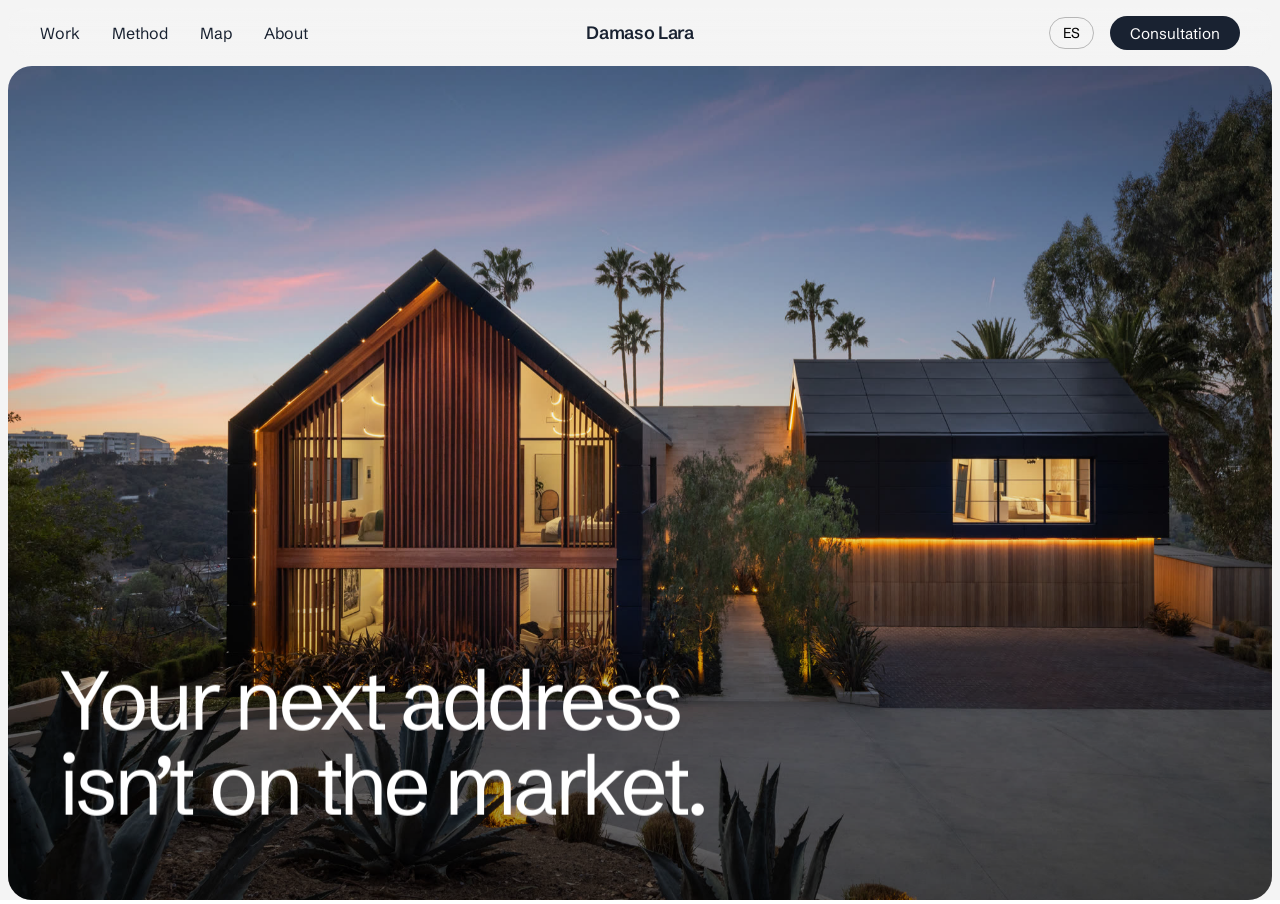
<file: _shot.html>
<!DOCTYPE html>
<html><head><meta charset="utf-8"><style>html,body{margin:0;overflow:hidden}iframe{border:0;width:100vw;height:100vh}</style></head>
<body><iframe id="f" src="/"></iframe>
<script>
  var q = new URLSearchParams(location.search);
  var f = document.getElementById('f');
  f.addEventListener('load', function () {
    setTimeout(function () {
      var d = f.contentDocument, w = f.contentWindow;
      d.querySelectorAll('.reveal').forEach(function (el){ el.style.transition='none'; el.classList.add('is-in'); });
      // simulate a hero pointer move to prove parallax offsets apply
      if (q.get('parallax')) {
        var hero = d.getElementById('hero'), r = hero.getBoundingClientRect();
        var ev = new PointerEvent('pointermove', {clientX: r.left + r.width*0.85, clientY: r.top + r.height*0.2, pointerType:'mouse', bubbles:true});
        hero.dispatchEvent(ev);
        setTimeout(function(){}, 500);
      }
      var sel = q.get('goto');
      if (sel) d.querySelector(sel).scrollIntoView();
      else w.scrollTo(0, parseInt(q.get('y')||'0',10));
    }, 900);
  });
</script></body></html>
</file>
<file: css/style.css>
/* ==========================================================================
   Damaso Lara: Lightship-derived design system
   Off-white paper / blush / navy ink / antique gold accent / deep olive
   ========================================================================== */

:root {
  --paper: #f4f4f4;
  --cream: #eedbcd;
  --cream-2: #eae3dc;
  --ink: #192231;
  --grey: #565d68;
  --gold: #c0b283;
  --olive: #404a42;
  --radius: 24px;
  --radius-pill: 999px;
  --gutter: clamp(16px, 2vw, 24px);
  --btn-h: 2.5rem;
  --ease: cubic-bezier(0.22, 1, 0.36, 1);
  --font: "Schibsted Grotesk", "Helvetica Neue", Arial, sans-serif;
}

* { margin: 0; padding: 0; box-sizing: border-box; }


body {
  font-family: var(--font);
  font-size: 16px;
  line-height: 1.25;
  color: var(--ink);
  background: var(--paper);
  -webkit-font-smoothing: antialiased;
  text-rendering: optimizeLegibility;
}

img, video { display: block; max-width: 100%; height: auto; }

a { color: inherit; text-decoration: none; }

/* Keyboard focus: visible ring for keyboard users only */
:focus-visible {
  outline: 2px solid var(--ink);
  outline-offset: 3px;
  border-radius: 4px;
}
.lb :focus-visible { outline-color: #fff; }

h1, h2, h3 {
  font-weight: 400;
  letter-spacing: -0.05em;
  line-height: 1.02;
}

/* ---------- Buttons ---------- */

.btn {
  display: inline-flex;
  align-items: center;
  gap: 0.6em;
  height: var(--btn-h);
  padding: 0 1.25rem;
  border: none;
  border-radius: var(--radius-pill);
  font-family: var(--font);
  font-size: 1rem;
  cursor: pointer;
  white-space: nowrap;
  transition: transform 0.35s var(--ease), background 0.25s, color 0.25s;
}
.btn:hover { transform: scale(1.03); }
.btn--ink { background: var(--ink); color: #fff; }
.btn--ink:hover { background: #232e42; }
.btn--paper { background: var(--paper); color: var(--ink); }
.btn--lg { height: 3rem; padding: 0 1.6rem; }
.btn__arrow { transition: transform 0.35s var(--ease); }
.btn:hover .btn__arrow { transform: translateX(4px); }

.pill-label {
  display: inline-flex;
  align-items: center;
  height: var(--btn-h);
  padding: 0 1.1rem;
  border-radius: var(--radius-pill);
  background: var(--cream-2);
  font-size: 0.95rem;
}
.pill-label--onDark { background: rgba(255,255,255,0.14); color: #fff; }

/* ---------- Floating nav ---------- */

.nav {
  position: sticky;
  top: 8px;
  z-index: 100;
  display: flex;
  align-items: center;
  gap: clamp(1rem, 3vw, 2.5rem);
  margin: 8px;
  padding: 0 clamp(1rem, 2.5vw, 2rem);
  height: 3.125rem;
  border-radius: 20px;
  background: linear-gradient(to bottom, rgba(244,244,244,0.94), rgba(244,244,244,0.65));
  -webkit-backdrop-filter: blur(14px);
  backdrop-filter: blur(14px);
}

.nav__burger {
  display: none;
  flex-direction: column;
  gap: 5px;
  background: none;
  border: none;
  cursor: pointer;
  padding: 6px 0;
}
.nav__burger span { width: 26px; height: 2px; background: var(--ink); transition: transform 0.3s var(--ease), opacity 0.2s; }
.nav__burger[aria-expanded="true"] span:first-child { transform: translateY(3.5px) rotate(45deg); }
.nav__burger[aria-expanded="true"] span:last-child { transform: translateY(-3.5px) rotate(-45deg); }

.nav__links { display: flex; gap: clamp(1rem, 2.5vw, 2rem); }
.nav__links a:hover, .foot__rows a:hover { opacity: 0.55; }

.nav__mark {
  position: absolute;
  left: 50%;
  transform: translateX(-50%);
  font-size: 1.12rem;
  font-weight: 600;
  letter-spacing: -0.02em;
  color: var(--ink);
}

.nav__right { display: flex; align-items: center; gap: 1rem; margin-left: auto; }
.nav__lang, .foot__lang {
  background: none;
  border: 1px solid rgba(0,0,0,0.25);
  border-radius: var(--radius-pill);
  height: 2rem;
  padding: 0 0.8rem;
  font-family: var(--font);
  font-size: 0.9rem;
  cursor: pointer;
  transition: background 0.25s, color 0.25s;
}
.nav__lang:hover, .foot__lang:hover { background: var(--ink); color: #fff; }
.nav__cta { height: 2.125rem; font-size: 0.95rem; }

/* ---------- Mobile menu ---------- */

.menu {
  position: fixed;
  inset: 0;
  z-index: 90;
  background: var(--cream);
  display: flex;
  align-items: center;
  padding: var(--gutter);
}
.menu[hidden] { display: none; }
.menu nav { display: flex; flex-direction: column; gap: 0.4em; }
.menu a {
  font-size: clamp(2.6rem, 10vw, 4rem);
  letter-spacing: -0.05em;
  border-bottom: 1px solid rgba(0,0,0,0.12);
  padding: 0.35em 0;
}

/* ---------- Hero ---------- */

.hero {
  position: relative;
  height: calc(100svh - 3.125rem - 16px);
  min-height: 540px;
  margin: 0 8px 8px;
  border-radius: var(--radius);
  overflow: hidden;
  perspective: 1100px;
}
/* Parallax layers: JS writes translate/rotate on these. */
.hero__layer { will-change: transform; transform-style: preserve-3d; }
.hero__layer--img {
  position: absolute;
  inset: -5%;               /* overscale so parallax travel never reveals an edge */
}
.hero__media {
  width: 100%; height: 100%;
  object-fit: cover;
  animation: heroIn 2.4s var(--ease) both;
}
@keyframes heroIn { from { transform: scale(1.08); } to { transform: scale(1); } }
.hero__scrim {
  position: absolute; inset: 0;
  background: linear-gradient(to top, rgba(0,0,0,0.42) 0%, rgba(0,0,0,0.05) 45%);
}
.hero__inner {
  position: absolute;
  left: clamp(1.25rem, 4vw, 3.5rem);
  right: clamp(1.25rem, 4vw, 3.5rem);
  bottom: clamp(2.5rem, 8vh, 5rem);
}
.hero__title {
  color: #fff;
  font-size: clamp(1.9rem, 6.5vw, 6.2rem);
}
.hero__title .line { display: block; overflow: hidden; }
.hero__title .line span {
  display: inline-block;
  transform: translateY(110%);
  animation: lineUp 1s var(--ease) forwards;
}
.hero__title .line:nth-child(2) span { animation-delay: 0.12s; }
@keyframes lineUp { to { transform: translateY(0); } }

/* ---------- Intro ---------- */

.intro { padding: clamp(5rem, 12vw, 10rem) var(--gutter); display: flex; justify-content: center; }
.intro__text {
  max-width: 52rem;
  text-align: center;
  font-size: clamp(1.25rem, 2.2vw, 1.75rem);
  letter-spacing: -0.02em;
  line-height: 1.35;
}

/* ---------- Giant statement ---------- */

.statement { overflow: hidden; padding-bottom: clamp(2rem, 5vw, 4rem); }
.statement__giant {
  font-size: clamp(3.4rem, 10.4vw, 12rem);
  white-space: nowrap;
  padding-left: 0.03em;
  text-align: center;
}

/* ---------- Work / properties ---------- */

.work { padding: clamp(4.5rem, 9vw, 8rem) 8px clamp(2rem, 4vw, 4rem); }

.property { margin-bottom: clamp(5rem, 10vw, 9rem); }
.property__head {
  display: flex;
  align-items: baseline;
  justify-content: space-between;
  flex-wrap: wrap;
  gap: 0.5rem 1.5rem;
  padding: 0 clamp(0.75rem, 2vw, 2rem) 1.25rem;
}
.property__name { font-size: clamp(2.2rem, 5vw, 4.4rem); }
.property__meta { color: var(--grey); font-size: clamp(1rem, 1.6vw, 1.25rem); letter-spacing: -0.02em; }

.property__lead { border-radius: var(--radius); overflow: hidden; }
[data-gallery] { cursor: zoom-in; }
.property__lead img { width: 100%; height: clamp(340px, 62vh, 640px); object-fit: cover; }

.property__lead--film { position: relative; background: var(--ink); }
.property__lead--film video {
  width: 100%;
  height: clamp(340px, 62vh, 640px);
  object-fit: cover;
}
.property__lead--film figcaption {
  position: absolute;
  left: 1.25rem; bottom: 1.1rem; right: 1.25rem;
  color: #fff;
  font-size: 0.9rem;
  text-shadow: 0 1px 8px rgba(0,0,0,0.5);
}

.strip {
  display: flex;
  gap: 8px;
  margin-top: 8px;
  overflow-x: auto;
  scrollbar-width: none;
  cursor: grab;
}
.strip::-webkit-scrollbar { display: none; }
.strip.is-dragging { cursor: grabbing; }
.strip figure {
  flex: 0 0 auto;
  border-radius: calc(var(--radius) - 8px);
  overflow: hidden;
}
.strip img {
  height: clamp(220px, 34vh, 360px);
  width: auto;
  pointer-events: none;
}

/* ---------- Manifesto ---------- */

.manifesto {
  background: var(--cream);
  padding: clamp(7rem, 16vw, 13rem) var(--gutter);
  background-image: url("data:image/svg+xml,%3Csvg xmlns='http://www.w3.org/2000/svg' width='280' height='280'%3E%3Cpath d='M140 132v16M132 140h16' stroke='%23dcc3ae' stroke-width='1'/%3E%3C/svg%3E");
}
.manifesto__text {
  max-width: 68rem;
  margin: 0 auto;
  font-size: clamp(1.9rem, 4.6vw, 3.9rem);
  letter-spacing: -0.04em;
  line-height: 1.12;
}
.manifesto__text .w { color: #cfb8a5; transition: color 0.35s linear; }
.manifesto__text .w.is-on { color: var(--ink); }

/* ---------- Method ---------- */

.method {
  padding: clamp(4rem, 9vw, 8rem) var(--gutter);
  display: flex;
  flex-direction: column;
  align-items: center;
  gap: clamp(2.5rem, 5vw, 4rem);
}
.method__rows { width: 100%; max-width: 74rem; }
.mrow {
  display: grid;
  grid-template-columns: 5rem 1fr auto;
  align-items: baseline;
  gap: 1.5rem;
  padding: clamp(1.4rem, 3vw, 2.2rem) 0;
  border-top: 1px solid rgba(25,34,49,0.14);
}
.mrow:last-child { border-bottom: 1px solid rgba(25,34,49,0.14); }
.mrow__n { color: var(--gold); font-size: 1rem; letter-spacing: 0.08em; }
.mrow h3 { font-size: clamp(1.7rem, 3.6vw, 3rem); }
.mrow p { color: var(--grey); font-size: clamp(1rem, 1.5vw, 1.2rem); letter-spacing: -0.01em; }

/* ---------- About ---------- */

.about {
  background: var(--cream);
  padding: clamp(5rem, 10vw, 9rem) var(--gutter);
  background-image: url("data:image/svg+xml,%3Csvg xmlns='http://www.w3.org/2000/svg' width='280' height='280'%3E%3Cpath d='M140 132v16M132 140h16' stroke='%23dcc3ae' stroke-width='1'/%3E%3C/svg%3E");
}
.about__grid {
  display: grid;
  grid-template-columns: minmax(260px, 2fr) 3fr;
  gap: clamp(2rem, 6vw, 6rem);
  max-width: 74rem;
  margin: 0 auto;
  align-items: start;
}
.about__photo { border-radius: var(--radius); overflow: hidden; aspect-ratio: 4 / 5; }
.about__photo img { width: 100%; height: 100%; object-fit: cover; object-position: center top; }
.about__body h2 { font-size: clamp(2.4rem, 5vw, 4rem); margin-bottom: 0.5em; }
.about__bio { font-size: clamp(1.15rem, 1.8vw, 1.4rem); line-height: 1.4; letter-spacing: -0.02em; max-width: 34em; }
.about__quote {
  margin: clamp(1.5rem, 3vw, 2.5rem) 0;
  font-size: clamp(1.3rem, 2.2vw, 1.7rem);
  letter-spacing: -0.03em;
  line-height: 1.25;
  color: var(--olive);
  max-width: 30em;
}
.about__facts { margin-top: clamp(1.5rem, 3vw, 2.5rem); }
.about__facts div {
  display: flex;
  justify-content: space-between;
  gap: 1rem;
  padding: 0.9rem 0;
  border-top: 1px solid rgba(0,0,0,0.14);
  font-size: 1.05rem;
}
.about__facts div:last-child { border-bottom: 1px solid rgba(0,0,0,0.14); }
.about__facts dt { color: var(--grey); }
.about__facts dd { text-align: right; }

/* ---------- Contact ---------- */

.contact { padding: clamp(5rem, 11vw, 10rem) var(--gutter); }
.contact__inner { max-width: 46rem; margin: 0 auto; text-align: center; }
.contact__title { font-size: clamp(2.6rem, 6vw, 5rem); margin-bottom: 0.4em; }
.contact__sub { color: var(--grey); font-size: clamp(1.05rem, 1.6vw, 1.3rem); margin-bottom: 2.5rem; }

.form { display: flex; flex-direction: column; gap: 8px; align-items: center; }
.form__row { display: flex; gap: 8px; width: 100%; }
.form input, .form textarea {
  width: 100%;
  font-family: var(--font);
  font-size: 1rem;
  color: var(--ink);
  background: var(--cream);
  border: 1px solid transparent;
  border-radius: 22px;
  padding: 0.95rem 1.3rem;
  outline: none;
  transition: border-color 0.25s, background 0.25s;
  resize: vertical;
}
.form input:focus, .form textarea:focus { border-color: var(--gold); background: #fff; }
.form button { margin-top: 1rem; }

.contact__alt {
  margin-top: 2.5rem;
  display: flex;
  flex-direction: column;
  gap: 0.3em;
  font-size: 0.95rem;
  color: var(--grey);
}
.contact__alt a { color: var(--ink); text-decoration: underline; text-underline-offset: 3px; }

/* ---------- Newsletter ---------- */

.news {
  margin: 0 8px 8px;
  border-radius: var(--radius);
  background: var(--olive);
  color: #fff;
  padding: clamp(4rem, 9vw, 7rem) clamp(1.5rem, 5vw, 4rem);
}
.news__inner {
  max-width: 84rem;
  margin: 0 auto;
  text-align: center;
  display: flex;
  flex-direction: column;
  align-items: center;
  gap: 1.4rem;
}
.news h2 { font-size: clamp(2.2rem, 5vw, 4rem); }
.news p { opacity: 0.75; font-size: 1.1rem; max-width: 44rem; }
.news__cards {
  display: grid;
  grid-template-columns: repeat(3, 1fr);
  gap: clamp(10px, 1.4vw, 18px);
  width: 100%;
  margin: 0.9rem 0 0.4rem;
  text-align: left;
}
.newscard {
  display: flex;
  flex-direction: column;
  gap: 0.8rem;
  background: rgba(255,255,255,0.08);
  border: 1px solid rgba(255,255,255,0.16);
  border-radius: calc(var(--radius) - 8px);
  padding: 1.3rem;
  overflow: hidden;
  transition: background 0.3s;
}
.newscard:hover { background: rgba(255,255,255,0.15); }
.newscard__img {
  margin: -1.3rem -1.3rem 0.4rem;
  aspect-ratio: 16 / 10;
  overflow: hidden;
  background: rgba(0,0,0,0.2);
}
.newscard__img img {
  width: 100%; height: 100%;
  object-fit: cover;
  transition: transform 0.6s var(--ease);
}
.newscard:hover .newscard__img img { transform: scale(1.04); }
.newscard__n { font-size: 0.8rem; opacity: 0.65; letter-spacing: 0.05em; }
.newscard h3 { font-size: clamp(1.15rem, 1.8vw, 1.45rem); letter-spacing: -0.03em; line-height: 1.15; flex: 1; }
.newscard__go { font-size: 0.9rem; opacity: 0.85; }

/* ---------- Footer ---------- */

.foot { padding: clamp(4rem, 9vw, 7rem) var(--gutter) 2rem; }
.foot__giant {
  font-size: clamp(2.4rem, 6.4vw, 6.8rem);
  text-align: center;
  margin-bottom: clamp(3rem, 7vw, 6rem);
}
.foot__rows {
  display: flex;
  flex-direction: column;
  max-width: 100%;
}
.foot__rows a {
  padding: 1.1rem 0;
  border-top: 1px solid rgba(0,0,0,0.14);
  font-size: 1.15rem;
}
.foot__rows a:last-child { border-bottom: 1px solid rgba(0,0,0,0.14); }

.foot__legal {
  margin-top: 3rem;
  color: var(--grey);
  font-size: 0.82rem;
  line-height: 1.5;
  max-width: 56rem;
}
.foot__id { color: var(--ink); margin-bottom: 0.4em; }
.foot__meta {
  display: flex;
  align-items: center;
  gap: 1.2rem;
  margin-top: 1.4rem;
  color: var(--ink);
  font-size: 0.9rem;
}
.eho { line-height: 0; }

/* ---------- Portfolio grid (Work) ---------- */

.folio { padding: 0 clamp(0.75rem, 2vw, 2rem); }
.folio__head {
  color: var(--grey);
  font-size: clamp(1rem, 1.6vw, 1.25rem);
  letter-spacing: -0.02em;
  margin-bottom: 1.25rem;
}
.folio__grid {
  display: grid;
  grid-template-columns: repeat(3, 1fr);
  gap: 8px;
}
.folio__card { display: block; }
.folio__card figure {
  border-radius: calc(var(--radius) - 8px);
  overflow: hidden;
  margin-bottom: 0.7rem;
}
.folio__card img {
  width: 100%;
  aspect-ratio: 3 / 2;
  height: auto;
  object-fit: cover;
  transition: transform 0.8s var(--ease);
}
.folio__card:hover img { transform: scale(1.05); }
.folio__card h4 { font-weight: 400; letter-spacing: -0.03em; font-size: 1.1rem; }
.folio__card p { color: var(--grey); font-size: 0.9rem; margin-top: 0.15rem; }
.folio__card--text {
  border-radius: calc(var(--radius) - 8px);
  background: var(--cream);
  padding: 1.1rem 1.2rem;
  display: flex;
  flex-direction: column;
  justify-content: flex-end;
  min-height: 120px;
  transition: background 0.3s;
}
.folio__card--text:hover { background: var(--cream-2); }

/* "See all": every address as a quiet list, closed by default */
.folio__all { margin-top: 1.75rem; }
.folio__all summary {
  list-style: none;
  cursor: pointer;
  display: inline-block;
  padding: 0.7rem 1.3rem;
  border: 1px solid currentColor;
  border-radius: 999px;
  font-size: 0.95rem;
  letter-spacing: -0.01em;
  transition: background 0.3s, color 0.3s;
}
.folio__all summary::-webkit-details-marker { display: none; }
.folio__all summary:hover { background: var(--ink, #192231); color: var(--paper, #F4F4F4); }
.folio__all summary:focus-visible { outline: 2px solid var(--gold, #C0B283); outline-offset: 3px; }
.folio__less, .folio__all[open] .folio__more { display: none; }
.folio__all[open] .folio__less { display: inline; }
.folio__list { list-style: none; margin: 1.25rem 0 0; padding: 0; border-top: 1px solid rgba(25, 34, 49, 0.14); }
.folio__list li { border-bottom: 1px solid rgba(25, 34, 49, 0.14); }
.folio__list a, .folio__row {
  display: flex;
  justify-content: space-between;
  align-items: baseline;
  gap: 1rem;
  padding: 0.95rem 0.25rem;
}
.folio__list a { transition: padding 0.3s var(--ease); }
.folio__list a:hover { padding-left: 0.75rem; }
.folio__addr { font-size: 1.1rem; letter-spacing: -0.03em; }
.folio__meta { color: var(--grey); font-size: 0.9rem; text-align: right; }

/* ---------- The Westside, mapped ---------- */

.wsmap {
  background: var(--cream);
  padding: clamp(4rem, 9vw, 8rem) var(--gutter);
  background-image: url("data:image/svg+xml,%3Csvg xmlns='http://www.w3.org/2000/svg' width='280' height='280'%3E%3Cpath d='M140 132v16M132 140h16' stroke='%23dcc3ae' stroke-width='1'/%3E%3C/svg%3E");
}
.wsmap__head { text-align: center; max-width: 46rem; margin: 0 auto clamp(2rem, 4vw, 3rem); }
.wsmap__head h2 { font-size: clamp(2.2rem, 5vw, 4rem); margin: 0 0 0.5rem; }
.wsmap__sub { color: var(--grey); font-size: clamp(1rem, 1.6vw, 1.2rem); line-height: 1.4; }

.wsmap__filters {
  display: flex;
  flex-wrap: wrap;
  justify-content: center;
  gap: 8px;
  margin-bottom: 1rem;
}
.wschip {
  display: inline-flex;
  align-items: center;
  gap: 0.55em;
  height: 2.25rem;
  padding: 0 1rem;
  border: 1px solid rgba(25,34,49,0.18);
  border-radius: var(--radius-pill);
  background: var(--paper);
  font-family: var(--font);
  font-size: 0.92rem;
  color: var(--ink);
  cursor: pointer;
  transition: opacity 0.25s, background 0.25s;
}
.wschip .sw { width: 11px; height: 11px; border-radius: 50%; flex: none; }
.wschip.off { opacity: 0.38; }

.wsmap__body {
  display: grid;
  grid-template-columns: 1fr minmax(260px, 30%);
  gap: 8px;
  max-width: 84rem;
  margin: 0 auto;
}
.wsmap__stage {
  position: relative;
  border-radius: var(--radius);
  overflow: hidden;
  background: #efe9df;
}
#wsmap {
  display: block;
  width: 100%;
  height: clamp(380px, 62vh, 640px);
  cursor: grab;
  touch-action: none;
}
#wsmap.grabbing { cursor: grabbing; }
.wsmap__zoom {
  position: absolute;
  right: 12px;
  bottom: 12px;
  display: flex;
  flex-direction: column;
  gap: 6px;
}
.wsmap__zoom button {
  width: 34px; height: 34px;
  border-radius: 50%;
  border: 1px solid rgba(25,34,49,0.18);
  background: var(--paper);
  color: var(--ink);
  font-size: 1rem;
  cursor: pointer;
  line-height: 0;
}
.wsmap__zoom button:hover { background: var(--ink); color: #fff; }

.wspin { cursor: pointer; }
.wspin .wslabel {
  font-family: var(--font);
  font-size: 10.5px;
  font-weight: 600;
  fill: var(--ink);
  paint-order: stroke;
  stroke: #efe9df;
  stroke-width: 3px;
  stroke-linejoin: round;
  opacity: 0;
  transition: opacity 0.2s;
  pointer-events: none;
}
.wspin:hover .wslabel, .wspin.sel .wslabel, .wspin:focus .wslabel { opacity: 1; }
.wspin.sel .dot { stroke-width: 3; }
.wspin:focus { outline: none; }

.wsmap__panel {
  border-radius: var(--radius);
  background: var(--paper);
  padding: 1.4rem;
  max-height: clamp(380px, 62vh, 640px);
  overflow-y: auto;
}
.wsmap__panel .pe { color: var(--grey); font-size: 0.85rem; letter-spacing: 0.06em; text-transform: uppercase; }
.wsmap__panel h3 { font-size: 1.35rem; margin: 0.4rem 0 1rem; letter-spacing: -0.03em; }
.wsmap__panel h4 { font-size: 1.5rem; margin: 0.8rem 0 0.5rem; letter-spacing: -0.03em; font-weight: 400; }
.wslist { display: flex; flex-direction: column; }
.wsrow {
  display: flex;
  align-items: center;
  gap: 0.7em;
  padding: 0.62rem 0.2rem;
  border: none;
  border-top: 1px solid rgba(25,34,49,0.09);
  background: none;
  font-family: var(--font);
  font-size: 0.95rem;
  color: var(--ink);
  text-align: left;
  cursor: pointer;
}
.wsrow:hover { background: var(--cream-2); }
.wsrow .sw { width: 9px; height: 9px; border-radius: 50%; flex: none; }
.wsrow .nm { flex: 1; }
.wsback {
  border: none; background: none; color: var(--grey);
  font-family: var(--font); font-size: 0.9rem; cursor: pointer; padding: 0;
}
.wsback:hover { color: var(--ink); }
.wstag {
  display: inline-block;
  margin-left: 0.8rem;
  color: #fff;
  border-radius: var(--radius-pill);
  font-size: 0.78rem;
  padding: 0.25em 0.8em;
}
.wsmap__panel .bl { color: var(--grey); line-height: 1.45; }
.wslink {
  display: inline-block;
  margin-top: 0.9rem;
  text-decoration: underline;
  text-underline-offset: 3px;
}
.wsmap__note {
  text-align: center;
  color: var(--grey);
  font-size: 0.85rem;
  margin-top: 1.2rem;
}

/* ---------- Lightbox ---------- */

.lb {
  position: fixed;
  inset: 0;
  z-index: 200;
  background: rgba(25,34,49,0.95);
  display: flex;
  align-items: center;
  justify-content: center;
  opacity: 0;
  pointer-events: none;
  transition: opacity 0.35s var(--ease);
}
.lb.open { opacity: 1; pointer-events: all; }
.lb__stage {
  max-width: 88vw;
  max-height: 86vh;
  display: flex;
  align-items: center;
  justify-content: center;
}
.lb__stage img {
  max-width: 88vw;
  max-height: 82vh;
  width: auto;
  border-radius: 10px;
  transition: opacity 0.22s ease, transform 0.22s ease;
}
.lb__stage img.fade { opacity: 0; transform: scale(0.98); }
.lb__bar {
  position: fixed;
  left: 0; right: 0; bottom: 1.4rem;
  display: flex;
  justify-content: center;
  gap: 1.4em;
  color: rgba(255,255,255,0.85);
  font-size: 0.92rem;
  pointer-events: none;
}
.lb__btn {
  position: fixed;
  width: 46px; height: 46px;
  border-radius: 50%;
  border: 1px solid rgba(255,255,255,0.25);
  background: rgba(244,244,244,0.1);
  color: #fff;
  font-size: 1.1rem;
  font-family: var(--font);
  cursor: pointer;
  transition: background 0.25s, transform 0.25s;
}
.lb__btn:hover { background: rgba(244,244,244,0.25); transform: scale(1.06); }
.lb__close { top: 20px; right: 20px; }
.lb__prev { left: 20px; top: 50%; transform: translateY(-50%); }
.lb__next { right: 20px; top: 50%; transform: translateY(-50%); }
.lb__prev:hover { transform: translateY(-50%) scale(1.06); }
.lb__next:hover { transform: translateY(-50%) scale(1.06); }

/* ---------- Reveal animations ---------- */

.reveal {
  opacity: 0;
  transform: translateY(28px);
  transition: opacity 0.9s var(--ease), transform 0.9s var(--ease);
}
.reveal.is-in { opacity: 1; transform: none; }

@media (prefers-reduced-motion: reduce) {
  *, *::before, *::after { animation: none !important; transition: none !important; }
  .reveal { opacity: 1; transform: none; }
  .hero__layer { transform: none !important; }
}

/* ---------- Responsive ---------- */

@media (max-width: 900px) {
  .mrow { grid-template-columns: 3rem 1fr; }
  .mrow p { grid-column: 2; }
  .folio__grid { grid-template-columns: repeat(2, 1fr); }
  .folio__card:nth-child(9) { display: none; } /* 2 columns: keep rows even; it stays in the full list */
  .wsmap__body { grid-template-columns: 1fr; }
  .wsmap__panel { max-height: 300px; }
  .about__grid { grid-template-columns: 1fr; }
  .about__photo { max-width: 420px; }
  .statement__giant { white-space: normal; }
}

/* Newsletter: stack to full-width text-only cards on phones */
@media (max-width: 720px) {
  .news__cards { grid-template-columns: 1fr; gap: 12px; }
  .newscard__img { display: none; }
  .newscard { padding: 1.2rem 1.3rem; }
}

@media (max-width: 760px) {
  .nav__links, .nav__cta { display: none; }
  .nav__burger { display: flex; }
  .nav__mark { position: static; transform: none; margin: 0 auto; }
  .form__row { flex-direction: column; }
  .annc { font-size: 0.85rem; }
  .hero { min-height: 480px; }
}
</file>
<file: os/assets/os-f.css>
/* DamasoOS · the shell · Mac-app structure, Damaso's palette.
   Rules this file keeps:
   - System font on the chrome. 15px body, 14px sidebar, 13px meta, 12px labels, nothing smaller.
   - One accent: selection, primary buttons, today's date, focus rings.
   - Controls are 34px with a mouse, 44px on touch. Cards 10 to 12px radius.
   - Both appearances, following the system unless the sidebar's control says otherwise.
   - This file is public: never name a client or a person in it.
   --s-* and --k* are the creative's swatches and never change with light or dark; the rest is chrome. */
:root {
  --canvas:#ECEBE8;--panel:#F6F5F2;--card:#FFFFFF;--plate:#DCDAD5;--fill:#E6E4E0;--ink:#192231;--whisper:#5C636E;--faded:#A3A7AD;--hair:#DCDAD5;--accent:#192231;--on-accent:#F4F4F4;
  --ask: #7A4B1E; --ask-fill: #F5E9DA;
  --shadow: 0 1px 2px rgba(31, 34, 34, 0.06), 0 0 0 1px rgba(31, 34, 34, 0.04);
  --sans: -apple-system, BlinkMacSystemFont, "SF Pro Text", "Helvetica Neue", Helvetica, Arial, sans-serif;
  --display: -apple-system, BlinkMacSystemFont, "SF Pro Display", "Helvetica Neue", Helvetica, Arial, sans-serif;
  --ctl: 34px;
  --s-ink:#192231;--s-paper:#F4F4F4;--s-hl:#C0B283;--s-soft:#EEDBCD;--k3:#404A42;--k4:#D2A98F;--k5:#8A8F96;--k6:#5C636E;--brand:'Schibsted Grotesk','Helvetica Neue',Helvetica,Arial,sans-serif;--brand-w:600;--brand-ls:-0.035em;
  color-scheme: light;
}
@media (prefers-color-scheme: dark) {
  :root:not([data-theme="light"]) { --canvas:#12161E;--panel:#1A1F29;--card:#222834;--plate:#343B48;--fill:#2A303C;--ink:#EEEDEA;--whisper:#A6ABB3;--faded:#6A707A;--hair:#2D3340;--accent:#C0B283;--on-accent:#192231; --ask:#E0A94A;--ask-fill:#3A3020;--shadow:0 1px 2px rgba(0,0,0,.4),0 0 0 1px rgba(255,255,255,.04);color-scheme:dark; }
}
:root[data-theme="dark"] { --canvas:#12161E;--panel:#1A1F29;--card:#222834;--plate:#343B48;--fill:#2A303C;--ink:#EEEDEA;--whisper:#A6ABB3;--faded:#6A707A;--hair:#2D3340;--accent:#C0B283;--on-accent:#192231; --ask:#E0A94A;--ask-fill:#3A3020;--shadow:0 1px 2px rgba(0,0,0,.4),0 0 0 1px rgba(255,255,255,.04);color-scheme:dark; }
@media (pointer: coarse) { :root { --ctl: 44px; } }

* { margin: 0; padding: 0; box-sizing: border-box; }
[hidden] { display: none !important; }
html { -webkit-text-size-adjust: 100%; background: var(--canvas); }
body { font-family: var(--sans); font-size: 15px; line-height: 1.45; color: var(--ink); background: var(--canvas); -webkit-font-smoothing: antialiased; }
a { color: inherit; }
button { font: inherit; color: inherit; background: none; border: 0; cursor: pointer; }
::selection { background: color-mix(in srgb, var(--accent) 28%, transparent); }
:focus-visible { outline: 3px solid color-mix(in srgb, var(--accent) 60%, transparent); outline-offset: 2px; border-radius: 6px; }
[tabindex="-1"]:focus, [tabindex="-1"]:focus-visible { outline: none; }
.muted { color: var(--whisper); }
.press { transition: transform .15s ease, background-color .15s ease; }
.press:active { transform: scale(.98); }
.logo { display: block; background: currentColor; -webkit-mask-repeat: no-repeat; mask-repeat: no-repeat; -webkit-mask-position: center; mask-position: center; -webkit-mask-size: contain; mask-size: contain; }
.logo.mono { -webkit-mask-image: url(mono.svg); mask-image: url(mono.svg); aspect-ratio: 1; }

/* ---- the window: sidebar + panel ---------------------------------------- */

body { display: grid; grid-template-columns: 236px minmax(0, 1fr); min-height: 100dvh; }
.bar { position: sticky; top: 0; height: 100dvh; overflow-y: auto; display: flex; flex-direction: column; gap: 2px; padding: 14px 10px 12px; }
.bar .brand { display: flex; align-items: center; gap: 10px; padding: 4px 8px 14px; text-decoration: none; }
.bar .tile { width: 28px; height: 28px; border-radius: 7px; flex: none; background: var(--s-ink); color: var(--s-hl); display: grid; place-items: center; }
.bar .tile .logo { width: 16px; }
.bar .mark { display: block; font-weight: 600; font-size: 14px; line-height: 1.2; color: var(--ink); }
.bar .app { display: block; font-size: 12px; color: var(--whisper); line-height: 1.2; }
/* The list scrolls on its own, so the brand stays at the top and the appearance control at the bottom
   however long Neighborhoods grows. The side padding keeps focus rings from being clipped by the scroll. */
.bar nav { display: flex; flex-direction: column; gap: 1px; flex: 1 1 auto; min-height: 0; overflow-y: auto; margin: 0 -6px; padding: 0 6px 8px; }
/* Each section is a header button with a disclosure arrow and the rows it opens. Closed sections are
   remembered per browser (app.js). The arrow points right when closed and turns down when open. */
.bar .sect, .bar .srows { display: flex; flex-direction: column; gap: 1px; }
.bar .group { display: flex; align-items: center; justify-content: space-between; gap: 8px; width: 100%; text-align: left; font-size: 12px; font-weight: 600; color: var(--whisper); padding: 14px 10px 5px; }
.bar .group:hover, .bar .sect[data-has-current="true"][data-open="false"] .group { color: var(--ink); }
.bar .group .chev { width: 6px; height: 10px; flex: none; margin-right: 2px; transform: rotate(90deg); transition: transform .15s ease; }
.bar .sect[data-open="false"] .group .chev { transform: none; }
.bar .sect[data-open="false"] .srows { display: none; }
@media (pointer: coarse) { .bar .group { min-height: 44px; padding-top: 10px; } }
.bar nav a .narrow { display: none; }
/* A neighborhood's name under its section: no icon, set in to line up with the labels above it. */
.bar nav a.sub { padding-left: 37px; min-height: calc(var(--ctl) - 4px); color: var(--ink); }
.bar nav a { display: flex; align-items: center; gap: 10px; min-height: var(--ctl); padding: 0 10px; border-radius: 7px; font-size: 14px; color: var(--ink); text-decoration: none; }
.bar nav a svg { width: 17px; height: 17px; flex: none; color: var(--whisper); }
.bar nav a:hover { background: var(--fill); }
.bar nav a[aria-current="page"] { background: var(--plate); font-weight: 600; }
.bar nav a[aria-current="page"] svg { color: var(--accent); }
.bar .end { margin-top: auto; padding-top: 12px; border-top: 1px solid var(--hair); display: grid; gap: 10px; }
.bar .note { font-size: 12px; color: var(--whisper); padding: 0 8px 2px; line-height: 1.4; }

.seg { display: grid; grid-template-columns: repeat(3, 1fr); gap: 2px; padding: 2px; border-radius: 8px; background: var(--fill); margin: 0 4px; }
.seg button { min-height: 28px; border-radius: 6px; font-size: 12px; color: var(--whisper); }
.seg button[aria-pressed="true"] { background: var(--card); color: var(--ink); font-weight: 600; box-shadow: var(--shadow); }
@media (pointer: coarse) { .seg button { min-height: 40px; } }

.main { margin: 8px 8px 8px 0; min-height: calc(100dvh - 16px); background: var(--panel); border: 1px solid var(--hair); border-radius: 12px; padding: clamp(20px, 3vw, 28px) clamp(20px, 3.4vw, 36px) 64px; min-width: 0; }
.main > * { max-width: 1240px; margin-inline: auto; }
/* A framed document fills the panel edge to edge and scrolls inside. */
.main.doc { padding: 0; overflow: hidden; }
.main.doc > * { max-width: none; }
.doc-frame { display: block; width: 100%; height: calc(100dvh - 18px); border: 0; border-radius: 12px; background: var(--panel); }

@media (max-width: 820px) {
  body { display: block; }
  .bar { position: sticky; z-index: 30; height: auto; flex-direction: row; flex-wrap: wrap; align-items: center; gap: 6px 10px; padding: max(10px, env(safe-area-inset-top)) 16px 8px; background: var(--canvas); border-bottom: 1px solid var(--hair); overflow: visible; }
  .bar .brand { padding: 0; flex: 1; }
  .bar .group, .bar .note { display: none; }
  /* The phone bar is one row of tabs: no headers to open or close, and no list of names. */
  .bar .sect, .bar .srows, .bar .sect[data-open="false"] .srows { display: contents; }
  .bar nav a.sub, .bar nav a .wide { display: none; }
  .bar nav a .narrow { display: inline; }
  .bar nav a[data-within="true"] { background: var(--plate); font-weight: 600; }
  .bar nav { order: 3; flex: 0 0 100%; flex-direction: row; overflow-x: auto; gap: 4px; scrollbar-width: none; margin: 0 -16px; padding: 2px 16px 4px; }
  .bar nav a { white-space: nowrap; padding: 0 12px; }
  .bar nav a svg { display: none; }
  .bar .end { margin: 0; padding: 0; border: 0; display: flex; align-items: center; gap: 8px; }
  .seg { display: none; }
  .main { margin: 0; border: 0; border-radius: 0; min-height: auto; padding: 16px 16px 60px; }
  .doc-frame { height: calc(100dvh - 104px); border-radius: 0; }
}

/* ---- lists: a card of rows, and grouped sections like a Settings pane ------- */

.band { margin-top: 24px; }
.band:first-of-type { margin-top: 0; }
.band > h2 { font-size: 13px; font-weight: 600; color: var(--whisper); padding: 0 2px 8px; display: flex; justify-content: space-between; align-items: baseline; gap: 12px; }
.band > h2 .aside { font-weight: 400; }
.rows { background: var(--card); border-radius: 10px; box-shadow: var(--shadow); overflow: hidden; }
.rowline { display: grid; grid-template-columns: minmax(0, 1fr) auto; gap: 2px 16px; align-items: center; padding: 12px 16px; border-bottom: 1px solid var(--hair); text-decoration: none; color: inherit; }
.rowline:last-child { border-bottom: 0; }
a.rowline:hover { background: var(--fill); }
.rowline .primary { font-size: 14px; font-weight: 600; min-width: 0; }
.rowline .secondary { font-size: 13px; color: var(--whisper); grid-column: 1; min-width: 0; }
.rowline .when { font-size: 13px; font-weight: 500; color: var(--whisper); font-variant-numeric: tabular-nums; text-align: right; white-space: nowrap; grid-row: 1 / span 2; grid-column: 2; }
.rowline.quiet .primary { font-weight: 500; color: var(--whisper); }
.pill { display: inline-flex; align-items: center; gap: 5px; font-size: 12px; font-weight: 500; line-height: 1; padding: 4px 8px; border-radius: 6px; background: var(--fill); color: var(--whisper); vertical-align: 1px; margin-left: 8px; white-space: nowrap; }
.pill.accent { background: color-mix(in srgb, var(--accent) 16%, transparent); color: var(--accent); }
.pill.ask { background: var(--ask-fill); color: var(--ask); }
.empty-row { padding: 28px 20px; text-align: center; background: var(--card); border-radius: 10px; box-shadow: var(--shadow); }
.empty-row .big { font-size: 15px; font-weight: 600; max-width: 44ch; margin: 0 auto; }
.empty-row .sm { font-size: 13px; color: var(--whisper); margin: 4px auto 0; max-width: 56ch; }
.page-note { font-size: 13px; color: var(--whisper); margin: -6px 0 18px; max-width: 70ch; }
.bar nav a .ext { margin-left: auto; font-size: 12px; color: var(--faded); }

/* A document opened from a list keeps a slim head above the frame, so the way back is in the panel. */
.doc-head { display: flex; align-items: center; gap: 10px; padding: 7px 12px; border-bottom: 1px solid var(--hair); background: var(--panel); }
.doc-head .back { display: inline-flex; align-items: center; gap: 6px; min-height: var(--ctl); padding: 0 10px 0 6px; border-radius: 8px; color: var(--accent); font-size: 14px; font-weight: 500; }
.doc-head .back:hover { background: var(--fill); }
.doc-head .back svg { width: 9px; height: 15px; }
.doc-head .meta { margin-left: auto; font-size: 13px; color: var(--whisper); text-align: right; white-space: nowrap; overflow: hidden; text-overflow: ellipsis; }
.main.doc .doc-head + .doc-frame { height: calc(100dvh - 18px - 49px); border-radius: 0 0 12px 12px; }
@media (max-width: 820px) { .main.doc .doc-head + .doc-frame { height: calc(100dvh - 104px - 49px); border-radius: 0; } }

/* ---- controls ------------------------------------------------------------- */

.btn { display: inline-flex; align-items: center; justify-content: center; gap: 6px; min-height: var(--ctl); padding: 0 14px; border-radius: 8px; background: var(--accent); color: var(--on-accent); font-size: 14px; font-weight: 600; text-decoration: none; white-space: nowrap; }
.btn:hover { opacity: .9; }
.btn.s, .btn-quiet { background: var(--card); color: var(--ink); border: 1px solid var(--hair); font-weight: 500; box-shadow: 0 1px 1px rgba(0,0,0,0.03); }
.btn.s:hover, .btn-quiet:hover { background: var(--fill); opacity: 1; }
.btn.w { width: 100%; }
.btn[disabled], .btn[aria-disabled="true"] { opacity: .4; pointer-events: none; }
.row { display: flex; gap: 10px; flex-wrap: wrap; margin-top: 18px; }

.page-head { display: flex; align-items: center; gap: 12px; flex-wrap: wrap; padding-bottom: 14px; margin-bottom: 16px; border-bottom: 1px solid var(--hair); }
.page-head h1 { font-family: var(--display); font-size: 24px; font-weight: 700; letter-spacing: -0.02em; line-height: 1.2; }
.page-head .count { font-size: 13px; font-weight: 500; color: var(--whisper); background: var(--fill); border-radius: 999px; padding: 2px 9px; }
.page-head .actions { margin-left: auto; display: flex; gap: 8px; align-items: center; }
.monthnav { display: inline-flex; border: 1px solid var(--hair); border-radius: 8px; background: var(--card); box-shadow: 0 1px 1px rgba(0,0,0,0.03); overflow: hidden; }
.monthnav button { min-height: var(--ctl); min-width: var(--ctl); padding: 0 10px; display: grid; place-items: center; font-size: 14px; font-weight: 500; color: var(--ink); }
.monthnav button + button { border-left: 1px solid var(--hair); }
.monthnav button:hover { background: var(--fill); }
.monthnav svg { width: 9px; height: 15px; }

.legend { display: flex; flex-wrap: wrap; gap: 8px 16px; font-size: 13px; color: var(--whisper); padding: 0 2px 14px; }
.legend span { display: inline-flex; align-items: center; gap: 7px; }
.dot { width: 10px; height: 10px; border-radius: 50%; flex: none; display: inline-block; background: var(--c); box-shadow: inset 0 0 0 1px rgba(31,34,34,.14); }
.k-street{--c:var(--s-ink)} .k-deal{--c:var(--s-hl)} .k-people{--c:var(--k4)} .k-life{--c:var(--k3)} .k-ontherecord{--c:var(--k5)} .k-other{--c:var(--faded)} .k-plan{--c:var(--whisper)}
.legend .k-letter { border-radius: 3px; width: 14px; }

/* ---- the month grid, like Calendar.app ------------------------------------ */

.cal { background: var(--card); border-radius: 12px; box-shadow: var(--shadow); overflow: hidden; }
.grid { display: grid; grid-template-columns: repeat(7, minmax(0, 1fr)); }
.dow { font-size: 12px; font-weight: 600; color: var(--whisper); padding: 10px 10px 8px; border-bottom: 1px solid var(--hair); text-align: right; }
.day { min-height: 118px; border-bottom: 1px solid var(--hair); border-right: 1px solid var(--hair); padding: 8px; display: flex; flex-direction: column; gap: 5px; }
.day:nth-child(7n) { border-right: 0; }
.day.last { border-bottom: 0; }
.day.weekend { background: color-mix(in srgb, var(--fill) 55%, transparent); }
.day .d { font-size: 13px; font-weight: 600; color: var(--ink); align-self: flex-end; min-width: 24px; height: 24px; display: grid; place-items: center; border-radius: 50%; }
.day.out .d { color: var(--faded); }
.day.today .d { background: var(--accent); color: var(--on-accent); }
.chip { display: grid; grid-template-columns: 8px minmax(0, 1fr); gap: 7px; align-items: start; width: 100%; min-height: 30px; text-align: left; font-size: 13px; line-height: 1.3; font-weight: 500; padding: 5px 8px; border-radius: 6px; text-decoration: none; color: var(--ink); background: var(--fill); }
.chip .dot { margin-top: 5px; width: 8px; height: 8px; }
.chip .tx { overflow: hidden; display: -webkit-box; -webkit-line-clamp: 2; -webkit-box-orient: vertical; overflow-wrap: anywhere; }
.chip small { display: none; font-weight: 500; font-size: 12px; color: var(--whisper); margin-bottom: 1px; }
.chip:hover { background: var(--plate); }
.chip.c-email { background: var(--s-ink); color: var(--s-paper); }
.chip.c-email small { color: rgba(255,255,255,.82); }
.chip.c-email .dot { background: #fff; }
.chip.c-plan { background: transparent; box-shadow: inset 0 0 0 1.5px var(--hair); }
.chip.c-plan:hover { background: var(--fill); }
.list { display: none; }
.empty { padding: 40px 24px; text-align: center; color: var(--whisper); font-size: 14px; }
@media (max-width: 899px) {
  .grid { display: none; }
  .list { display: block; }
  .lday { display: grid; grid-template-columns: 52px minmax(0, 1fr); gap: 12px; padding: 12px 14px; border-bottom: 1px solid var(--hair); }
  .lday:last-child { border-bottom: 0; }
  .lday .d { font-family: var(--display); font-weight: 600; font-size: 26px; line-height: 1; padding-top: 6px; }
  .lday .d small { display: block; font-family: var(--sans); font-size: 12px; font-weight: 600; color: var(--whisper); margin-top: 5px; }
  .lday .items { display: flex; flex-direction: column; gap: 8px; }
  .chip { font-size: 15px; padding: 10px 12px; min-height: 44px; border-radius: 8px; grid-template-columns: 10px minmax(0, 1fr); gap: 10px; }
  .chip .dot { width: 10px; height: 10px; margin-top: 5px; }
  .chip small { display: block; }
}
.cal-foot { color: var(--whisper); font-size: 13px; padding: 14px 2px 0; max-width: 64ch; }

/* ---- a post, inside the panel -------------------------------------------- */

.post .page-head .back, .hoodview .page-head .back { display: inline-flex; align-items: center; gap: 6px; min-height: var(--ctl); padding: 0 10px 0 6px; border-radius: 8px; color: var(--accent); font-size: 14px; font-weight: 500; }
.post .page-head .back:hover, .hoodview .page-head .back:hover { background: var(--fill); }
.post .page-head .back svg, .hoodview .page-head .back svg { width: 9px; height: 15px; }
.post .page-head .meta { margin-left: auto; color: var(--whisper); font-size: 13px; text-align: right; line-height: 1.35; }
.inner { max-width: 680px; margin: 0 auto; padding: 8px 0 40px; }
.inner h2 { font-family: var(--display); font-weight: 700; font-size: 20px; line-height: 1.2; letter-spacing: -0.02em; margin: 32px 0 10px; }
.inner h3, .card h3 { font-weight: 600; font-size: 15px; margin: 20px 0 8px; }
.lede { font-family: var(--display); font-weight: 700; font-size: clamp(28px, 4.5vw, 36px); line-height: 1.1; letter-spacing: -0.025em; margin: 6px 0 16px; }
.inner p { margin-bottom: 1em; }
.inner a { color: var(--accent); }
.group { background: var(--card); border-radius: 10px; box-shadow: var(--shadow); overflow: hidden; margin-top: 10px; }
.group > div { display: flex; gap: 12px; align-items: flex-start; padding: 12px 14px; border-bottom: 1px solid var(--hair); font-size: 14px; }
.group > div:last-child { border-bottom: 0; }
.group .dot { width: 11px; height: 11px; margin-top: 5px; }
.group b, .group dt { display: block; font-weight: 600; }
.group dd, .group .muted { display: block; color: var(--whisper); }
.ask { display: block; background: var(--ask-fill); color: var(--ask); font-family: var(--sans); font-weight: 500; padding: 10px 12px; margin: 8px 0; font-size: 14px; line-height: 1.45; border-radius: 10px; letter-spacing: -.01em; }
.checks { list-style: none; display: flex; flex-direction: column; gap: 8px; font-size: 14px; }
/* Not flex, for the reason given in style.css: bare text beside a <b> splits into columns. */
.checks li { position: relative; padding-left: 26px; }
.checks li::before { content: ""; position: absolute; left: 0; top: 2px; width: 16px; height: 16px; border-radius: 50%; box-shadow: inset 0 0 0 1.5px var(--whisper); }
.tag { display: inline-flex; align-items: center; gap: 6px; font-size: 12px; font-weight: 500; color: var(--whisper); background: var(--fill); padding: 4px 9px; border-radius: 6px; }
.pager { display: flex; gap: 8px; margin-top: 12px; }
.pager .btn { flex: 1; min-width: 0; }

.igwrap { display: flex; gap: 40px; justify-content: center; align-items: flex-start; padding: 8px 0 32px; }
.phone { flex: none; height: min(852px, calc(100dvh - 150px)); min-height: 560px; aspect-ratio: 393/852; border-radius: clamp(40px, 6.6vh, 56px); background: #111; padding: clamp(9px, 1.4vh, 12px); box-shadow: 0 30px 60px rgba(0,0,0,.22); }
.screen { width: 100%; height: 100%; border-radius: clamp(31px, 5.2vh, 44px); overflow: hidden; background: #fff; position: relative; }
.side { width: 340px; flex: none; position: sticky; top: 16px; }
.card { background: var(--card); border-radius: 12px; box-shadow: var(--shadow); padding: 18px; font-size: 14px; }
.card h2 { font-family: var(--display); font-weight: 700; font-size: 20px; line-height: 1.2; letter-spacing: -0.02em; margin: 10px 0 2px; }
.card .muted { font-size: 13px; }

.ig { background: #fff; color: #000; height: 100%; overflow-y: auto; font-family: var(--sans); font-size: 14px; line-height: 1.35; letter-spacing: 0; color-scheme: light; }
.ig .sbar { height: 50px; }
.ig .tbar { display: flex; align-items: center; height: 44px; padding: 0 12px; font-weight: 700; font-size: 16px; border-bottom: 1px solid #efefef; }
.ig .tbar button { width: 44px; height: 44px; display: grid; place-items: center; margin-left: -10px; }
.ig .tbar span { flex: 1; text-align: center; margin-right: 34px; }
.ig .ph { display: flex; align-items: center; gap: 10px; padding: 10px 12px; }
.ig .av { width: 32px; height: 32px; border-radius: 50%; background: var(--s-ink); display: grid; place-items: center; }
.ig .av .logo { width: 17px; color: var(--s-hl); }
.ig .ph b { font-size: 14px; } .ig .ph .more { margin-left: auto; font-weight: 700; letter-spacing: 1px; }
.ig .car { position: relative; }
.ig .track { display: flex; overflow-x: auto; scroll-snap-type: x mandatory; scrollbar-width: none; -webkit-overflow-scrolling: touch; container-type: inline-size; scroll-behavior: smooth; }
.ig .track::-webkit-scrollbar { display: none; }
.ig .pill { position: absolute; top: 12px; right: 12px; background: rgba(0,0,0,.6); color: #fff; font-size: 12px; padding: 3px 9px; border-radius: 12px; }
.ig .arr { position: absolute; top: 50%; transform: translateY(-50%); width: 44px; height: 44px; display: none; place-items: center; }
.ig .arr i { width: 28px; height: 28px; border-radius: 50%; background: rgba(255,255,255,.9); box-shadow: 0 1px 4px rgba(0,0,0,.2); display: grid; place-items: center; }
.ig .arr svg { width: 10px; height: 14px; }
.ig .arr.prev { left: 2px; } .ig .arr.next { right: 2px; }
@media (hover: hover) and (pointer: fine) { .ig .arr { display: grid; } }
.ig .acts { display: flex; align-items: center; gap: 14px; padding: 8px 12px 4px; position: relative; }
.ig .acts svg { width: 26px; height: 26px; }
.ig .acts .bm { margin-left: auto; }
.ig .dots { position: absolute; left: 50%; transform: translateX(-50%); display: flex; gap: 4px; }
.ig .dots i { width: 6px; height: 6px; border-radius: 50%; background: #c7c7c7; }
.ig .dots i.on { background: #0095f6; }
.ig .cap { padding: 4px 12px 4px; white-space: pre-wrap; }
.ig .cap b { margin-right: 4px; }
.ig .cap .ask { color: #7A4B1E; background: #F5E9DA; }
.ig .when { padding: 6px 12px 30px; color: #737373; font-size: 12px; }
.ig .fb { padding: 18px 16px calc(40px + env(safe-area-inset-bottom)); background: var(--panel); font-family: var(--sans); font-size: 15px; color: var(--ink); }

/* slides: 4:5, sized off the carousel width so type scales with the phone. Brand type lives here. */
.slide { flex: none; width: 100%; aspect-ratio: 4/5; scroll-snap-align: start; scroll-snap-stop: always; position: relative; display: flex; flex-direction: column; justify-content: center; padding: 9cqw 9cqw 17cqw; font-family: var(--brand); letter-spacing: var(--brand-ls); overflow: hidden; }
.slide.img { padding: 0; display: block; }
.slide.img img { width: 100%; height: 100%; object-fit: cover; display: block; }
.slide .t { font-weight: var(--brand-w); font-size: 8.4cqw; line-height: 1.12; text-wrap: balance; }
.slide.cover .t { font-size: 10.4cqw; line-height: 1.04; }
.slide .t.s { font-size: 6.6cqw; }
.slide .t b { font-weight: 600; }
.slide .q { font-weight: 300; font-size: 6.4cqw; line-height: 1.25; }
.slide .who { font-weight: 500; font-size: 3.6cqw; margin-top: 6cqw; opacity: .85; }
.slide .foot { position: absolute; left: 9cqw; right: 9cqw; bottom: 7cqw; display: flex; align-items: center; justify-content: space-between; font-size: 3.2cqw; font-weight: 500; letter-spacing: .06em; opacity: .85; }
.slide .foot .logo { width: 6.5cqw; }
.slide .bigmark { width: 24cqw; margin-bottom: 7cqw; }
.slide.photo { justify-content: flex-end; padding-bottom: 20cqw; }
.slide.photo .pl { font-weight: 600; font-size: 3.2cqw; letter-spacing: .14em; margin-bottom: 3cqw; text-transform: uppercase; }
.slide.photo .pd { font-weight: 300; font-size: 5.2cqw; line-height: 1.3; max-width: 88%; }
.slide.photo::before { content: ""; position: absolute; inset: 6cqw; border-radius: 3cqw; border: 1px solid currentColor; opacity: .3; }

@media (max-width: 899px) {
  .igwrap { flex-direction: column; align-items: center; gap: 20px; }
  .side { position: static; width: 100%; max-width: 520px; }
}
@media (max-width: 599px) {
  .igwrap { display: block; padding: 0; margin: 0 -16px; }
  .phone { height: auto; min-height: 0; aspect-ratio: auto; border-radius: 0; background: none; padding: 0; box-shadow: none; }
  .screen { border-radius: 0; overflow: visible; }
  .ig { height: auto; overflow: visible; }
  .ig .sbar { height: 0; }
  .side { display: none; }
}
@media (min-width: 600px) { .ig .fb { display: none; } .ig .tbar button { visibility: hidden; } }
@media (prefers-reduced-motion: reduce) { * { scroll-behavior: auto !important; animation: none !important; transition: none !important; } }
@media (prefers-contrast: more) { :root { --whisper: var(--ink); --hair: var(--ink); } }

/* The darkest swatch is near the dark chrome, so every dot carries a hairline. */
.dot { box-shadow: 0 0 0 1px color-mix(in srgb, var(--ink) 30%, transparent); }
.chip.c-email { box-shadow: 0 0 0 1px color-mix(in srgb, var(--ink) 22%, transparent); }

/* ---------- DamasoOS additions ---------- */
.wm { font-family: var(--brand); font-weight: 700; letter-spacing: -0.05em; line-height: 1; }
.bar .tile .wm { font-size: 12px; color: #F4F4F4; }
.ig .av .wm { font-size: 11px; color: var(--s-hl); }
.slide .foot .wm { font-size: 3.6cqw; }
.slide .wm.bigmark { font-size: 16cqw; width: auto; margin-bottom: 7cqw; }
.slide.img { position: relative; }
.slide.img::after { content: ""; position: absolute; inset: 0; background: linear-gradient(180deg, rgba(25,34,49,0) 45%, rgba(25,34,49,.78) 100%); }
.slide.img .over { position: absolute; left: 9cqw; right: 9cqw; bottom: 17cqw; z-index: 1; color: #F4F4F4; font-weight: var(--brand-w); font-size: 6.6cqw; line-height: 1.12; text-wrap: balance; }
.slide.img .foot { z-index: 1; color: #F4F4F4; }
.slide .ask { font-size: 3.6cqw; line-height: 1.35; margin: 0; border-radius: 2cqw; padding: 3cqw 3.4cqw; }
.chip.c-substack { box-shadow: inset 3px 0 0 var(--c, var(--faded)); }
.article { max-width: 680px; }
.article .cover { border-radius: 14px; overflow: hidden; aspect-ratio: 16/9; margin-bottom: 18px; background: var(--fill); }
.article .cover img { width: 100%; height: 100%; object-fit: cover; display: block; }
.article .tag { display: flex; flex-wrap: wrap; align-items: center; gap: 8px; color: var(--whisper); font-size: 14px; }
.article .tag .pill { margin-left: auto; }
.atitle { font-family: var(--brand); font-weight: 700; font-size: clamp(28px, 5vw, 40px); line-height: 1.04; letter-spacing: -0.04em; margin: 12px 0 8px; text-wrap: balance; }
.asub { font-family: var(--brand); font-size: 19px; line-height: 1.3; letter-spacing: -0.02em; color: var(--whisper); }
.article .when { margin-top: 10px; font-size: 14px; color: var(--whisper); }
.excerpt { margin-top: 20px; padding: 18px 20px; background: var(--card); border-radius: 14px; box-shadow: var(--shadow); font-family: var(--brand); font-weight: 400; font-size: 17px; line-height: 1.55; letter-spacing: -0.01em; }
.excerpt p + p { margin-top: 12px; }
.pill.ok { background: rgba(64,74,66,.14); color: var(--ink); }

/* The password wrapper must not break the sidebar-and-panel grid. */
#pp-root { display: contents; }
.pill.warn { background: var(--ask-fill); color: var(--ask); }
.pill.go { background: rgba(52,120,74,.16); color: #2F6B43; }
:root[data-theme="dark"] .pill.go { color: #8FD3A5; }
@media (prefers-color-scheme: dark) { :root:not([data-theme="light"]) .pill.go { color: #8FD3A5; } }
.rowline.st-ready { box-shadow: inset 3px 0 0 #3E8A57; }
.rowline.st-waiting, .rowline.st-draft { box-shadow: inset 3px 0 0 #D2A24A; }
.article .waiting { margin-top: 14px; padding: 10px 12px; border-radius: 10px; background: var(--ask-fill); color: var(--ask); font-size: 14px; }
/* On the phone tab bar the site link would run off the edge; it stays in the desktop sidebar. */
@media (max-width: 820px) { #site-link { display: none; } }

/* One left edge (Ivan, 2026-11-19, the Articles note sat left of its heading on a wide screen).
   The panel is one centred column, 1240px at most. Every block starts at its left edge; a narrower
   block (a note, the article, the plan) keeps its measure but never re-centres itself. Before this,
   each block centred on its own width, so anything narrower than 1240px started somewhere else. */
.main:not(.doc) { display: grid; grid-template-columns: minmax(0, 1240px); justify-content: center; align-content: start; }
.main:not(.doc) > * { margin-inline: 0; min-width: 0; }
/* Grid items don't collapse margins, so the note's own bottom margin would add to the band's top. */
.main:not(.doc) > .page-note { margin-bottom: 0; }

/* ---- Drop zones, downloads, and parity with the account (2026-11-19, from DavisOS) ---- */
.tick { display: inline-grid; place-items: center; width: 14px; height: 14px; margin-top: 2px; margin-left: -3px; border-radius: 50%; background: var(--s-ink); color: var(--s-hl); flex: none; }
.tick svg { width: 10px; height: 10px; }
.legend .tick { margin: 0 6px 0 0; vertical-align: -2px; }
.chip.is-missed { opacity: .5; }
.chip.is-missed .tx { text-decoration: line-through; text-decoration-thickness: 1px; }
.vh { position: absolute; width: 1px; height: 1px; overflow: hidden; clip: rect(0 0 0 0); white-space: nowrap; }
.card .state { margin: 10px 0 0; font-size: 15px; color: var(--whisper); }
.card .state.ok { color: var(--ink); }
.card .state a { color: inherit; }
.card h3 + .muted, .card .muted + .muted { margin-top: 4px; }
.slide.drop { padding: 7cqw; }
.slide .dz { flex: 1; display: flex; flex-direction: column; align-items: center; justify-content: center; text-align: center; gap: 2.4cqw; border: .5cqw dashed currentColor; border-radius: 3cqw; padding: 8cqw; }
.slide .dz svg { width: 11cqw; height: 11cqw; opacity: .7; }
.slide .dz-id { font-weight: 600; font-size: 11cqw; line-height: 1; letter-spacing: .02em; font-variant-numeric: tabular-nums; }
.slide .dz-l { font-weight: 600; font-size: 3.2cqw; letter-spacing: .14em; text-transform: uppercase; opacity: .8; }
.slide .dz-d { font-weight: 300; font-size: 4.2cqw; line-height: 1.35; max-width: 92%; opacity: .85; margin-top: 2cqw; letter-spacing: 0; }
.slide .dz-d .ask { color: inherit; background: color-mix(in srgb, var(--s-hl) 35%, transparent); }
.slide video { width: 100%; height: 100%; object-fit: cover; display: block; }
.card .dl { display: grid; grid-template-columns: repeat(3, minmax(0, 1fr)); gap: 8px; margin-top: 10px; }
.card .dl .btn.all { grid-column: 1 / -1; }
html.render, html.render body { margin: 0; padding: 0; background: #000; display: block; min-height: 0; }
html.render .rtrack { width: 100vw; container-type: inline-size; }
html.render .slide { scroll-snap-align: none; }

/* ---- Neighborhoods: the page as it would be published, under a review card that is not part of it ---- */
.hcards { display: grid; grid-template-columns: repeat(auto-fill, minmax(260px, 1fr)); gap: 16px; }
.hcard { display: flex; flex-direction: column; background: var(--card); border-radius: 12px; box-shadow: var(--shadow); overflow: hidden; text-decoration: none; color: inherit; }
.hcard .hc-img { aspect-ratio: 3/2; background: var(--fill); }
.hcard .hc-img img { width: 100%; height: 100%; object-fit: cover; display: block; }
.hcard .hc-tx { display: flex; flex-direction: column; align-items: flex-start; gap: 4px; padding: 14px 16px 16px; font-size: 13px; color: var(--whisper); }
.hcard b { font-size: 15px; color: var(--ink); }
.hcard .pill { margin: 6px 0 0; }
.card.review { margin-bottom: 24px; }
.card.review h3 { margin: 10px 0 10px; font-size: 15px; }
.hood { max-width: 760px; font-size: 17px; line-height: 1.6; }
.hood .hero { margin: 0 0 28px; }
.hood figure img { width: 100%; display: block; border-radius: 12px; background: var(--fill); }
.hood .hero img { aspect-ratio: 3/2; object-fit: cover; }
.hood figcaption { font-size: 13px; color: var(--whisper); margin-top: 8px; }
.hood h1 { font-family: var(--brand); font-weight: var(--brand-w); letter-spacing: var(--brand-ls); font-size: clamp(32px, 4.4vw, 48px); line-height: 1.05; }
.hood .lede { font-size: 20px; line-height: 1.4; color: var(--whisper); margin: 12px 0 24px; }
.hood p + p { margin-top: 16px; }
.hood h2 { font-family: var(--brand); font-weight: var(--brand-w); letter-spacing: var(--brand-ls); font-size: 24px; margin: 40px 0 6px; }
.hood .gal { display: grid; gap: 12px; margin: 28px 0; }
.hood .gal.g3 { grid-template-columns: repeat(3, minmax(0, 1fr)); }
.hood .gal.g2 { grid-template-columns: repeat(2, minmax(0, 1fr)); }
.hood .gal figure { margin: 0; }
.hood .gal img { aspect-ratio: 4/5; object-fit: cover; }
.hood .facts > div { font-size: 15px; }
.hood .faq { margin-top: 10px; background: var(--card); border-radius: 10px; box-shadow: var(--shadow); }
.hood .faq details { border-bottom: 1px solid var(--hair); }
.hood .faq details:last-child { border-bottom: 0; }
.hood .faq summary { cursor: pointer; padding: 14px 16px; font-size: 15px; font-weight: 600; list-style: none; display: flex; justify-content: space-between; gap: 12px; }
.hood .faq summary::-webkit-details-marker { display: none; }
.hood .faq summary::after { content: "+"; color: var(--whisper); font-weight: 400; }
.hood .faq details[open] summary::after { content: "−"; }
.hood .faq p { padding: 0 16px 16px; font-size: 15px; color: var(--whisper); }
.hood .sources { margin-top: 28px; font-size: 13px; color: var(--whisper); }
.hood .sources summary { cursor: pointer; }
.hood .sources ul { margin: 8px 0 0 18px; }
.hood .sources a { overflow-wrap: anywhere; }
@media (max-width: 599px) { .hood { font-size: 16px; } .hood .gal.g3, .hood .gal.g2 { grid-template-columns: 1fr 1fr; } .hood .gal.g3 figure:first-child { grid-column: 1 / -1; } .hood .gal.g3 figure:first-child img { aspect-ratio: 3/2; } }
.pill.wait { background: var(--ask-fill); color: var(--ask); }
</file>
